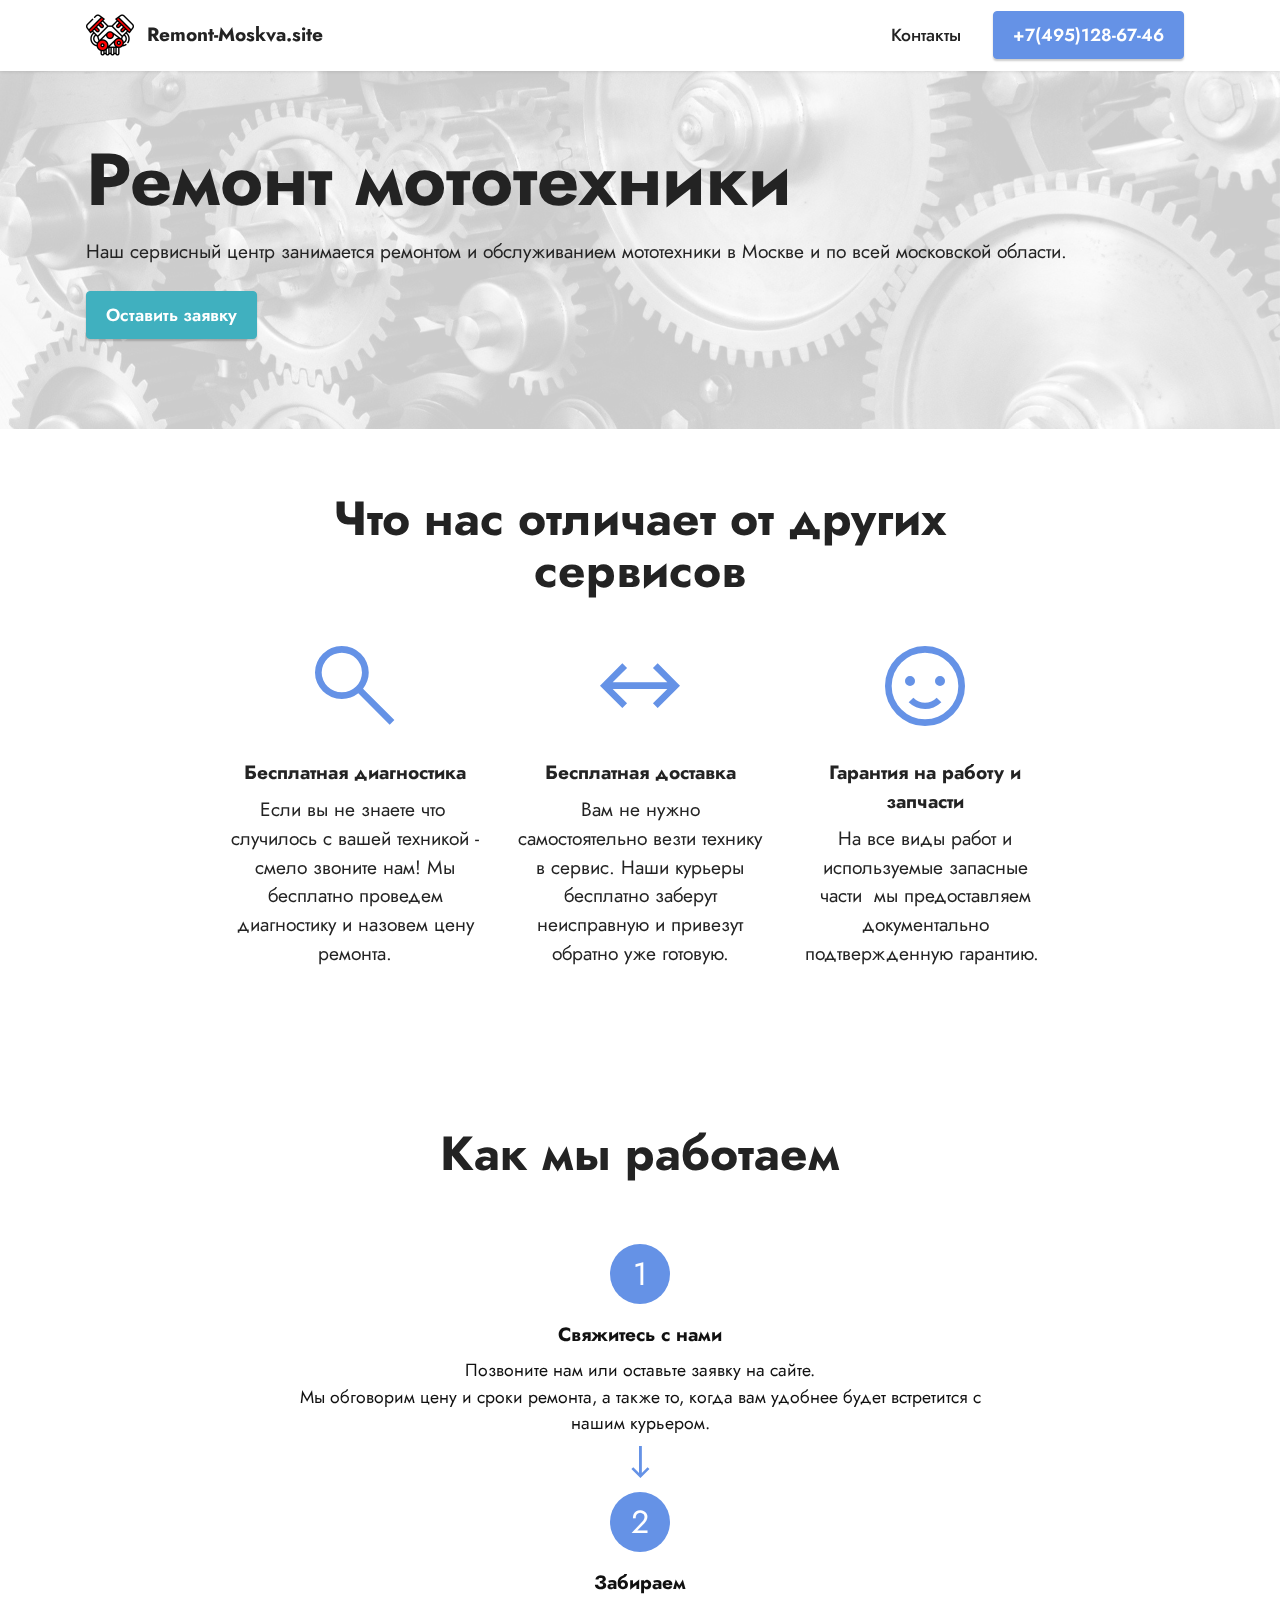
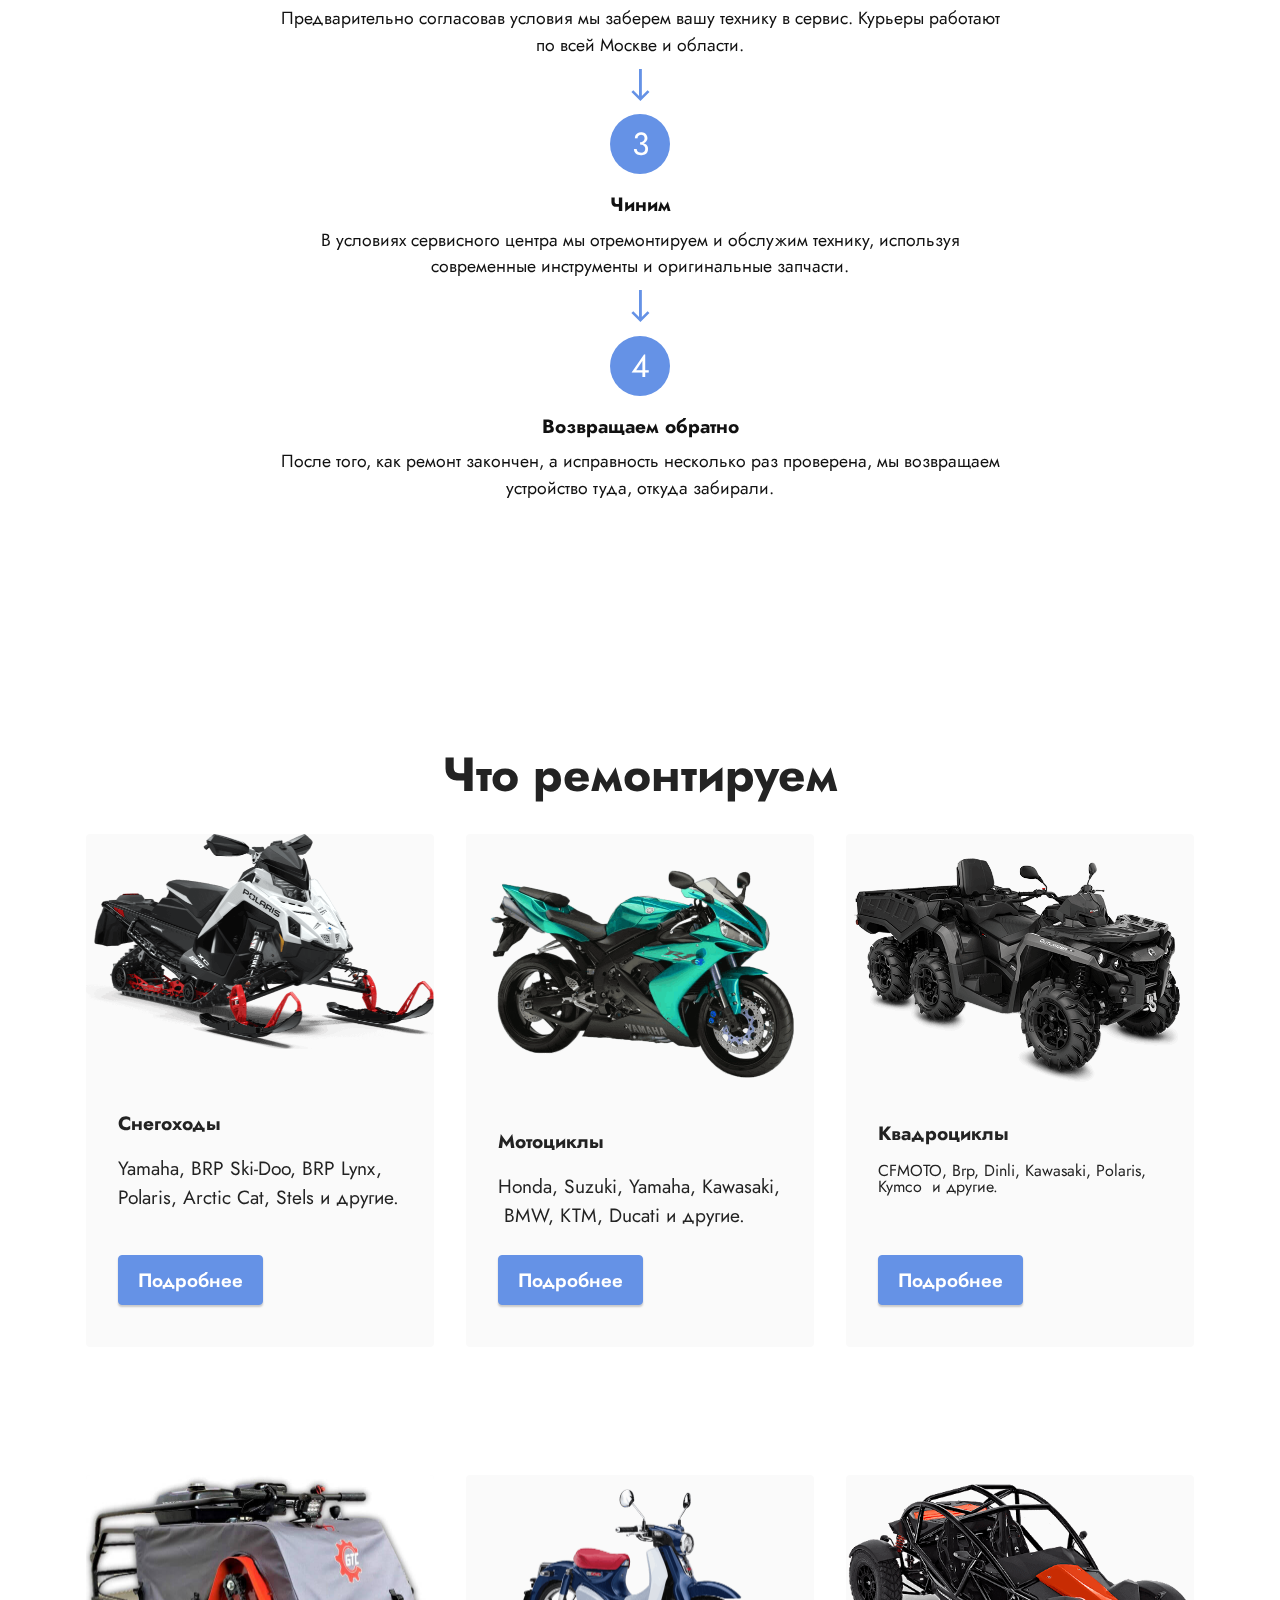
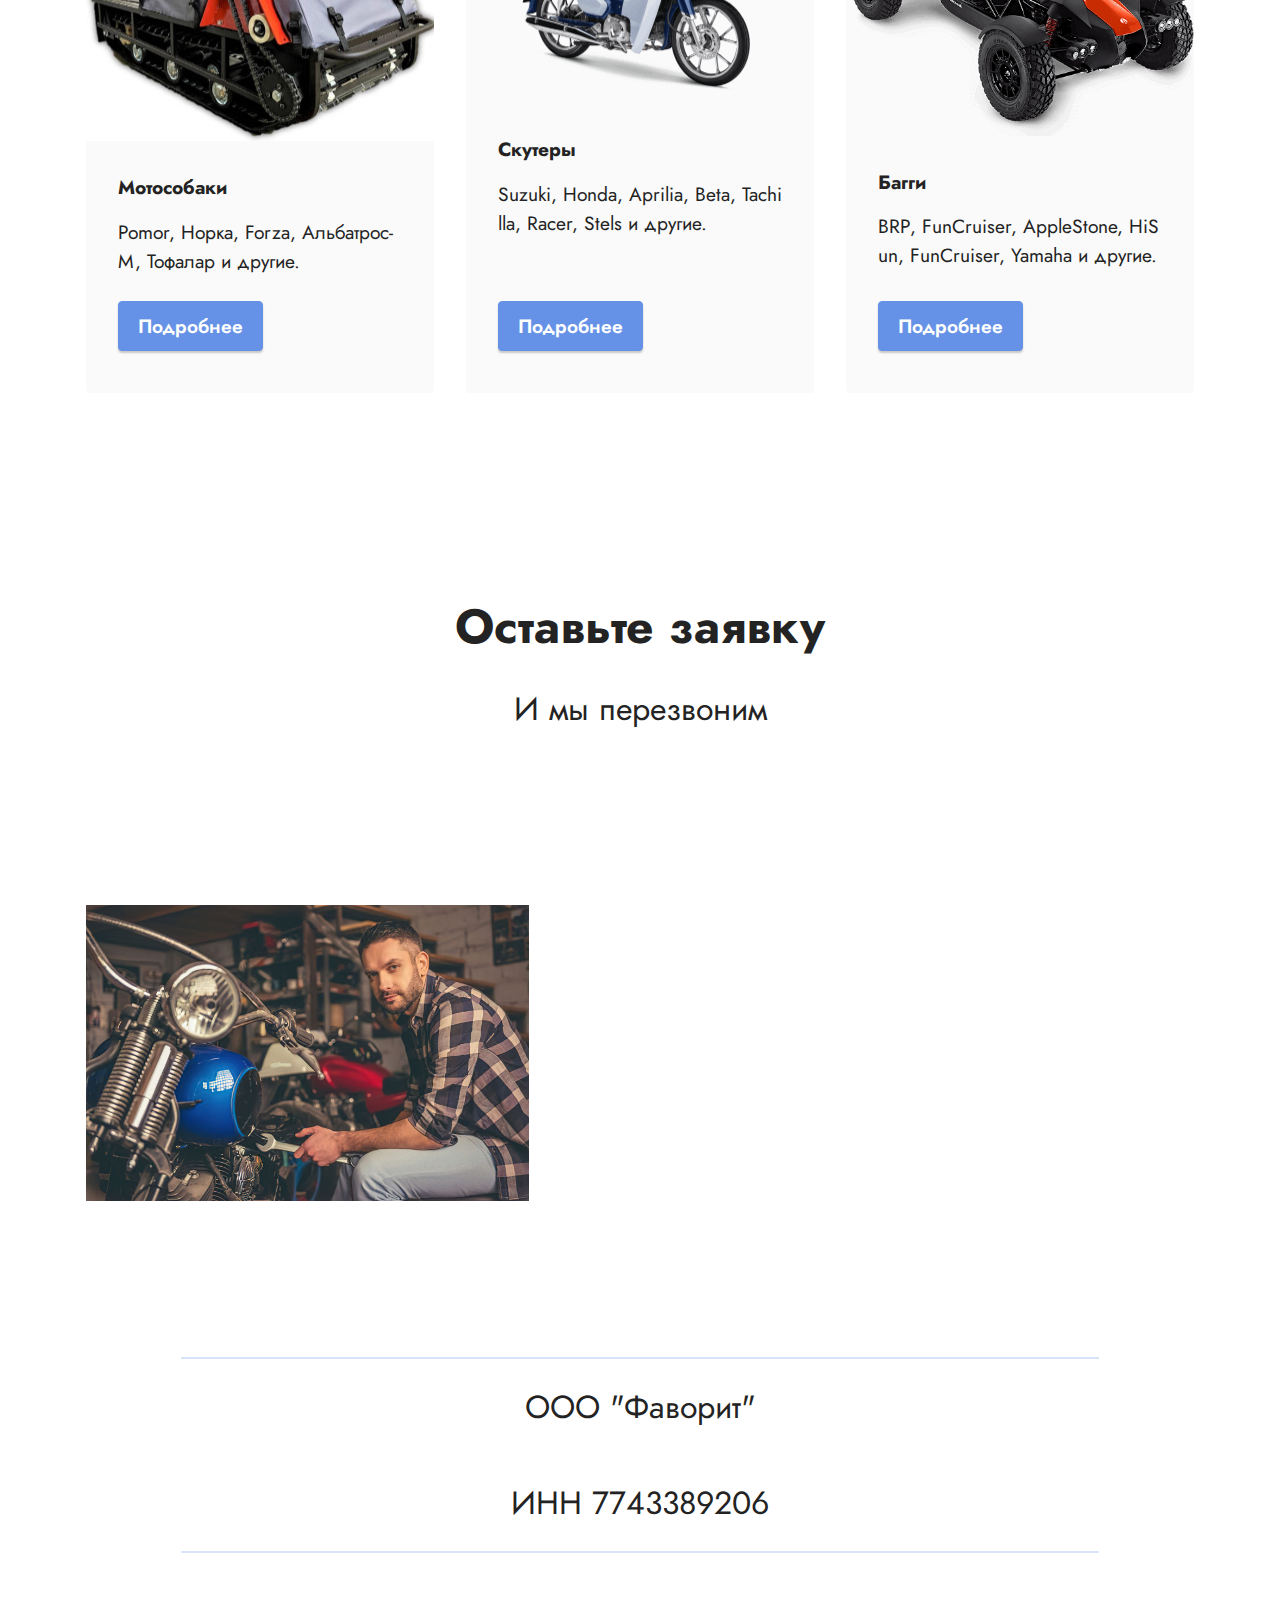
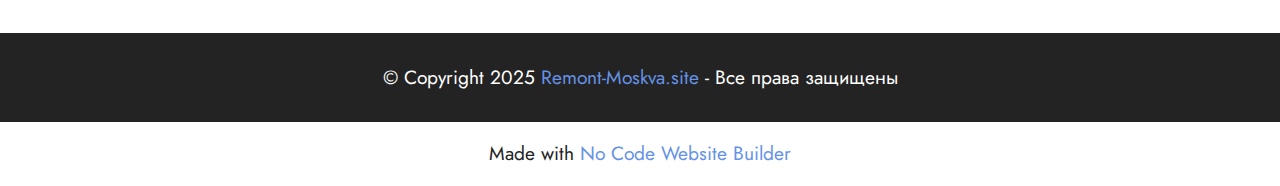
<file: index.html>
<!DOCTYPE html>
<html  >
<head>
  <!-- Site made with Mobirise Website Builder v5.7.8, https://mobirise.com -->
  <meta charset="UTF-8">
  <meta http-equiv="X-UA-Compatible" content="IE=edge">
  <meta name="generator" content="Mobirise v5.7.8, mobirise.com">
  <meta name="viewport" content="width=device-width, initial-scale=1, minimum-scale=1">
  <link rel="shortcut icon" href="assets/images/2061866-96x96.png" type="image/x-icon">
  <meta name="description" content="">
  
  
  <title>Ремонт мототехники в Москве и московской области</title>
  <link rel="stylesheet" href="assets/web/assets/mobirise-icons2/mobirise2.css">
  <link rel="stylesheet" href="assets/bootstrap/css/bootstrap.min.css">
  <link rel="stylesheet" href="assets/bootstrap/css/bootstrap-grid.min.css">
  <link rel="stylesheet" href="assets/bootstrap/css/bootstrap-reboot.min.css">
  <link rel="stylesheet" href="assets/parallax/jarallax.css">
  <link rel="stylesheet" href="assets/dropdown/css/style.css">
  <link rel="stylesheet" href="assets/socicon/css/styles.css">
  <link rel="stylesheet" href="assets/theme/css/style.css">
  <link rel="preload" href="https://fonts.googleapis.com/css?family=Jost:100,200,300,400,500,600,700,800,900,100i,200i,300i,400i,500i,600i,700i,800i,900i&display=swap" as="style" onload="this.onload=null;this.rel='stylesheet'">
  <noscript><link rel="stylesheet" href="https://fonts.googleapis.com/css?family=Jost:100,200,300,400,500,600,700,800,900,100i,200i,300i,400i,500i,600i,700i,800i,900i&display=swap"></noscript>
  <link rel="preload" as="style" href="assets/mobirise/css/mbr-additional.css"><link rel="stylesheet" href="assets/mobirise/css/mbr-additional.css" type="text/css">

  
  <!-- Yandex.Metrika counter -->
<script type="text/javascript" >
   (function(m,e,t,r,i,k,a){m[i]=m[i]||function(){(m[i].a=m[i].a||[]).push(arguments)};
   m[i].l=1*new Date();k=e.createElement(t),a=e.getElementsByTagName(t)[0],k.async=1,k.src=r,a.parentNode.insertBefore(k,a)})
   (window, document, "script", "https://mc.yandex.ru/metrika/tag.js", "ym");

   ym(85920995, "init", {
        clickmap:true,
        trackLinks:true,
        accurateTrackBounce:true,
        webvisor:true
   });
</script>
<noscript><div><img src="https://mc.yandex.ru/watch/85920995" style="position:absolute; left:-9999px;" alt="" /></div></noscript>
<!-- /Yandex.Metrika counter -->
  
</head>
<body>

<!-- Analytics -->
<script src="https://yastatic.net/s3/frontend/forms/_/embed.js"></script>
<!-- /Analytics -->


  
  <section data-bs-version="5.1" class="menu menu2 cid-sLQBxP24j8" once="menu" id="menu2-2d">
    
    <nav class="navbar navbar-dropdown navbar-fixed-top navbar-expand-lg">
        <div class="container">
            <div class="navbar-brand">
                <span class="navbar-logo">
                    <a href="index.html">
                        <img src="assets/images/2061866-96x96.png" alt="Mobirise" style="height: 3rem;">
                    </a>
                </span>
                <span class="navbar-caption-wrap"><a class="navbar-caption text-black text-primary display-7" href="index.html">Remont-Moskva.site</a></span>
            </div>
            <button class="navbar-toggler" type="button" data-toggle="collapse" data-bs-toggle="collapse" data-target="#navbarSupportedContent" data-bs-target="#navbarSupportedContent" aria-controls="navbarNavAltMarkup" aria-expanded="false" aria-label="Toggle navigation">
                <div class="hamburger">
                    <span></span>
                    <span></span>
                    <span></span>
                    <span></span>
                </div>
            </button>
            <div class="collapse navbar-collapse" id="navbarSupportedContent">
                <ul class="navbar-nav nav-dropdown" data-app-modern-menu="true"><li class="nav-item"><a class="nav-link link text-black text-primary display-4" href="kontakti.html">Контакты</a>
                    </li></ul>
                
                <div class="navbar-buttons mbr-section-btn"><a class="btn btn-primary display-4" href="tel:+7(495)128-67-46">+7(495)128-67-46</a></div>
            </div>
        </div>
    </nav>
</section>

<section data-bs-version="5.1" class="header2 cid-sLQz5QBKY2 mbr-parallax-background" id="header2-27">

    

    <div class="mbr-overlay" style="opacity: 0.8; background-color: rgb(255, 255, 255);"></div>

    <div class="container">
        <div class="row">
            <div class="col-12 col-lg-12">
                <h1 class="mbr-section-title mbr-fonts-style mb-3 display-1"><strong>Ремонт мототехники</strong></h1>
                
                <p class="mbr-text mbr-fonts-style display-7">Наш сервисный центр занимается ремонтом и обслуживанием мототехники в Москве и по всей московской области.<br></p>
                <div class="mbr-section-btn mt-3"><a class="btn btn-success display-4" href="index.html#image5-3q">Оставить заявку</a></div>
            </div>
        </div>
    </div>
</section>

<section data-bs-version="5.1" class="features1 cid-sLQAkuaBHm" id="features1-28">
    

    
    <div class="container">
        <div class="row">
            <div class="col-12 col-lg-9">
                <h3 class="mbr-section-title mbr-fonts-style align-center mb-0 display-2"><strong>Что нас отличает от других сервисов</strong></h3>
                
            </div>
        </div>
        <div class="row">
            <div class="card col-12 col-md-6 col-lg-3">
                <div class="card-wrapper">
                    <div class="card-box align-center">
                        <div class="iconfont-wrapper">
                            <span class="mbr-iconfont mobi-mbri-search mobi-mbri"></span>
                        </div>
                        <h5 class="card-title mbr-fonts-style display-7"><strong>Бесплатная диагностика</strong></h5>
                        <p class="card-text mbr-fonts-style display-7">Если вы не знаете что&nbsp; случилось с вашей техникой - смело звоните нам! Мы бесплатно проведем диагностику и назовем цену ремонта.</p>
                    </div>
                </div>
            </div>
            <div class="card col-12 col-md-6 col-lg-3">
                <div class="card-wrapper">
                    <div class="card-box align-center">
                        <div class="iconfont-wrapper">
                            <span class="mbr-iconfont mobi-mbri-left-right mobi-mbri"></span>
                        </div>
                        <h5 class="card-title mbr-fonts-style display-7"><strong>Бесплатная доставка</strong></h5>
                        <p class="card-text mbr-fonts-style display-7">Вам не нужно самостоятельно везти технику в сервис. Наши курьеры бесплатно заберут неисправную и привезут обратно уже готовую.</p>
                    </div>
                </div>
            </div>
            <div class="card col-12 col-md-6 col-lg-3">
                <div class="card-wrapper">
                    <div class="card-box align-center">
                        <div class="iconfont-wrapper">
                            <span class="mbr-iconfont mobi-mbri-smile-face mobi-mbri"></span>
                        </div>
                        <h5 class="card-title mbr-fonts-style display-7"><strong>Гарантия на работу и запчасти</strong></h5>
                        <p class="card-text mbr-fonts-style display-7">На все виды работ и используемые запасные части&nbsp; мы предоставляем документально подтвержденную гарантию.&nbsp;</p>
                    </div>
                </div>
            </div>
            
        </div>
    </div>
</section>

<section data-bs-version="5.1" class="features20 cid-sLR1qeYUly" id="features21-2e">

    
    
    <div class="container">
        <div class="row justify-content-center">
            <div class="col-md-12 col-lg-9">
                <div class="card-wrapper mb-4">
                    <div class="card-box align-center">
                        <h4 class="card-title mbr-fonts-style mb-4 display-2"><strong>Как мы работаем</strong></h4>
                        
                        
                    </div>
                </div>
            </div>
            <div class="col-12 col-md-8">
                <div class="item mbr-flex">
                    <div class="icon-wrap w-100">
                        <div class="icon-box">
                            <span class="step-number mbr-fonts-style display-5">1</span>
                        </div>
                    </div>
                    <div class="text-box">
                        <h4 class="icon-title card-title mbr-black mbr-fonts-style display-7"><strong>Свяжитесь с нами</strong></h4>
                        <h5 class="icon-text mbr-black mbr-fonts-style display-4">Позвоните нам или оставьте заявку на сайте.
<div>Мы обговорим цену и сроки ремонта, а также то, когда вам удобнее будет встретится с нашим курьером.</div></h5>
                    </div>
                </div>
                <div class="item mbr-flex">
                    <div class="icon-wrap w-100">
                        <div class="icon-box">
                            <span class="step-number mbr-fonts-style display-5">2</span>
                        </div>
                    </div>
                    <div class="text-box">
                        <h4 class="icon-title card-title mbr-black mbr-fonts-style display-7">
                            <strong>Забираем</strong>
                        </h4>
                        <h5 class="icon-text mbr-black mbr-fonts-style display-4">Предварительно согласовав условия мы заберем вашу технику в сервис. Курьеры работают по  всей Москве и области.</h5>
                    </div>
                </div>
                <div class="item mbr-flex">
                    <div class="icon-wrap w-100">
                        <div class="icon-box">
                            <span class="step-number mbr-fonts-style display-5">3</span>
                        </div>
                    </div>
                    <div class="text-box">
                        <h4 class="icon-title card-title mbr-black mbr-fonts-style display-7">
                            <strong>Чиним</strong>
                        </h4>
                        <h5 class="icon-text mbr-black mbr-fonts-style display-4">В условиях сервисного центра мы отремонтируем и обслужим технику, используя современные инструменты и оригинальные запчасти.</h5>
                    </div>
                </div>
                <div class="item mbr-flex last">
                    <div class="icon-wrap w-100">
                        <div class="icon-box">
                            <span class="step-number mbr-fonts-style display-5">4</span>
                        </div>
                    </div>
                    <div class="text-box">
                        <h4 class="icon-title card-title mbr-black mbr-fonts-style display-7"><strong>Возвращаем обратно</strong></h4>
                        <h5 class="icon-text mbr-black mbr-fonts-style display-4">После того, как ремонт закончен, а исправность  несколько раз проверена, мы возвращаем устройство туда, откуда забирали.</h5>
                    </div>
                </div>
                
                
                
                
                
                
            </div>
        </div>
    </div>
</section>

<section data-bs-version="5.1" class="features3 cid-sLQAq6hr2z" id="features3-2a">
    
    
    <div class="container">
        <div class="mbr-section-head">
            <h4 class="mbr-section-title mbr-fonts-style align-center mb-0 display-2">
                <strong>Что ремонтируем</strong></h4>
            
        </div>
        <div class="row mt-4">
            
            <div class="item features-image сol-12 col-md-6 col-lg-4 active">
                <div class="item-wrapper">
                    <div class="item-img">
                        <a href="snegohod.html"><img src="assets/images/850-matryx-indy-xc-137-sc-select-intl-2-696x426.png" data-slide-to="0" data-bs-slide-to="0" alt=""></a>
                    </div>
                    <div class="item-content">
                        <h5 class="item-title mbr-fonts-style display-7"><strong><br></strong><strong>Снегоходы</strong></h5>
                        
                        <p class="mbr-text mbr-fonts-style mt-3 display-7">Yamaha,&nbsp;BRP Ski-Doo,&nbsp;BRP Lynx, Polaris,&nbsp;Arctic Cat,&nbsp;Stels и другие.<br></p>
                    </div>
                    <div class="mbr-section-btn item-footer mt-2"><a href="snegohod.html" class="btn btn-primary item-btn display-7" target="_blank">Подробнее</a></div>
                </div>
            </div><div class="item features-image сol-12 col-md-6 col-lg-4">
                <div class="item-wrapper">
                    <div class="item-img">
                        <a href="moto.html"><img src="assets/images/motorcycle-png3133-696x522.png" data-slide-to="1" data-bs-slide-to="1" alt=""></a>
                    </div>
                    <div class="item-content">
                        <h5 class="item-title mbr-fonts-style display-7"><strong>Мотоциклы</strong></h5>
                        
                        <p class="mbr-text mbr-fonts-style mt-3 display-7">Honda,&nbsp;Suzuki,&nbsp;Yamaha,&nbsp;Kawasaki,&nbsp;BMW,&nbsp;KTM,&nbsp;Ducati&nbsp;и другие.<br></p>
                    </div>
                    <div class="mbr-section-btn item-footer mt-2"><a href="moto.html" class="btn btn-primary item-btn display-7" target="_blank">Подробнее</a></div>
                </div>
            </div>
            <div class="item features-image сol-12 col-md-6 col-lg-4">
                <div class="item-wrapper">
                    <div class="item-img">
                        <a href="kwadro.html"><img src="assets/images/3649.970-661x480.png" data-slide-to="1" data-bs-slide-to="1" alt=""></a>
                    </div>
                    <div class="item-content">
                        <h5 class="item-title mbr-fonts-style display-7"><strong>Квадроциклы</strong></h5>
                        
                        <p class="mbr-text mbr-fonts-style mt-3 display-7"></p><p>CFMOTO, Brp, Dinli,&nbsp;Kawasaki,&nbsp;Polaris, Kymco&nbsp; и другие.</p><p></p>
                    </div>
                    <div class="mbr-section-btn item-footer mt-2"><a href="kwadro.html" class="btn btn-primary item-btn display-7" target="_blank">Подробнее</a></div>
                </div>
            </div>
        </div>
    </div>
</section>

<section data-bs-version="5.1" class="features3 cid-sLQAr3OLPI" id="features3-2b">
    
    
    <div class="container">
        
        <div class="row mt-4">
            <div class="item features-image сol-12 col-md-6 col-lg-4">
                <div class="item-wrapper">
                    <div class="item-img">
                        <a href="sobaka.html"><img src="assets/images/brat-696x533.jpg" alt=""></a>
                    </div>
                    <div class="item-content">
                        <h5 class="item-title mbr-fonts-style display-7"><strong>Мотособаки</strong></h5>
                        
                        <p class="mbr-text mbr-fonts-style mt-3 display-7">Pomor,&nbsp;Норка,&nbsp;Forza, Альбатрос-М,&nbsp;Тофалар и другие.<br></p>
                    </div>
                    <div class="mbr-section-btn item-footer mt-2"><a href="sobaka.html" class="btn btn-primary item-btn display-7" target="_blank">Подробнее</a></div>
                </div>
            </div>
            <div class="item features-image сol-12 col-md-6 col-lg-4">
                <div class="item-wrapper">
                    <div class="item-img">
                        <a href="skuter.html"><img src="assets/images/cub3-696x457.png" alt=""></a>
                    </div>
                    <div class="item-content">
                        <h5 class="item-title mbr-fonts-style display-7"><strong>Скутеры</strong></h5>
                        
                        <p class="mbr-text mbr-fonts-style mt-3 display-7">Suzuki,&nbsp;Honda,&nbsp;Aprilia,&nbsp;Beta,&nbsp;Tachilla,&nbsp;Racer, Stels&nbsp;и другие.</p>
                    </div>
                    <div class="mbr-section-btn item-footer mt-2"><a href="skuter.html" class="btn btn-primary item-btn display-7" target="_blank">Подробнее</a></div>
                </div>
            </div>
            <div class="item features-image сol-12 col-md-6 col-lg-4">
                <div class="item-wrapper">
                    <div class="item-img">
                        <a href="baggi.html"><img src="assets/images/unnamed-512x384.png" alt=""></a>
                    </div>
                    <div class="item-content">
                        <h5 class="item-title mbr-fonts-style display-7"><strong>Багги</strong></h5>
                        
                        <p class="mbr-text mbr-fonts-style mt-3 display-7">BRP,&nbsp;FunCruiser,&nbsp;AppleStone,&nbsp;HiSun,&nbsp;FunCruiser,&nbsp;Yamaha&nbsp;и другие.<br></p>
                    </div>
                    <div class="mbr-section-btn item-footer mt-2"><a href="baggi.html" class="btn btn-primary item-btn display-7" target="_blank">Подробнее</a></div>
                </div>
            </div>
        </div>
    </div>
</section>

<section data-bs-version="5.1" class="content4 cid-tzh8DaYepY" id="content4-3r">
    

    
    
    <div class="container">
        <div class="row justify-content-center">
            <div class="title col-md-12 col-lg-10">
                <h3 class="mbr-section-title mbr-fonts-style align-center mb-4 display-2"><strong>Оставьте заявку</strong></h3>
                <h4 class="mbr-section-subtitle align-center mbr-fonts-style mb-4 display-5">И мы перезвоним</h4>
                
            </div>
        </div>
    </div>
</section>

<section data-bs-version="5.1" class="image5 cid-tzh51fmVtv" id="image5-3q">
    
    
    
    <div class="container">
        <div class="row">
            <div class="col-12 col-md-12">
                <div class="row">
                    <div class="col-12 col-lg-5">
                        <div class="img-item mb-3">
                            <img src="assets/images/motorcycle-mechanic-or-tech-700x467-standard-scale-4-00x-gigapixel-815x544.jpg" alt="Mobirise Website Builder">
                            
                        </div>
                    </div>
                    <div class="col-12 col-lg">
                        <div class="img-item mb-3">
                            <iframe src="https://forms.yandex.ru/u/6419eebb73cee704e9f37db8/?iframe=1" frameborder="0" name="ya-form-6419eebb73cee704e9f37db8" width="650"></iframe>
                            
                        </div>
                    </div>
                </div>
            </div>
        </div>
    </div>
</section>

<section data-bs-version="5.1" class="content6 cid-tC5Pr7238c" id="content6-47">
    
    <div class="container">
        <div class="row justify-content-center">
            <div class="col-md-12 col-lg-10">
                <hr class="line">
                <p class="mbr-text align-center mbr-fonts-style my-4 display-5">ООО "Фаворит"<br><br>ИНН 7743389206<br></p>
                <hr class="line">
            </div>
        </div>
    </div>
</section>

<section data-bs-version="5.1" class="footer7 cid-sLQyhUTQt0" once="footers" id="footer7-25">

    

    

    <div class="container">
        <div class="media-container-row align-center mbr-white">
            <div class="col-12">
                <p class="mbr-text mb-0 mbr-fonts-style display-7">
                    © Copyright 2025 <a href="index.html" class="text-primary">Remont-Moskva.site</a>  - Все права защищены</p>
            </div>
        </div>
    </div>
</section><section class="display-7" style="padding: 0;align-items: center;justify-content: center;flex-wrap: wrap;    align-content: center;display: flex;position: relative;height: 4rem;"><a href="https://mobiri.se/2500632" style="flex: 1 1;height: 4rem;position: absolute;width: 100%;z-index: 1;"><img alt="" style="height: 4rem;" src="[data-uri]"></a><p style="margin: 0;text-align: center;" class="display-7">Made with &#8204;</p><a style="z-index:1" href="https://mobirise.com/builder/no-code-website-builder.html">No Code Website Builder</a></section><script src="assets/bootstrap/js/bootstrap.bundle.min.js"></script>  <script src="assets/parallax/jarallax.js"></script>  <script src="assets/smoothscroll/smooth-scroll.js"></script>  <script src="assets/ytplayer/index.js"></script>  <script src="assets/dropdown/js/navbar-dropdown.js"></script>  <script src="assets/theme/js/script.js"></script>  
  
  
</body>
</html>
</file>
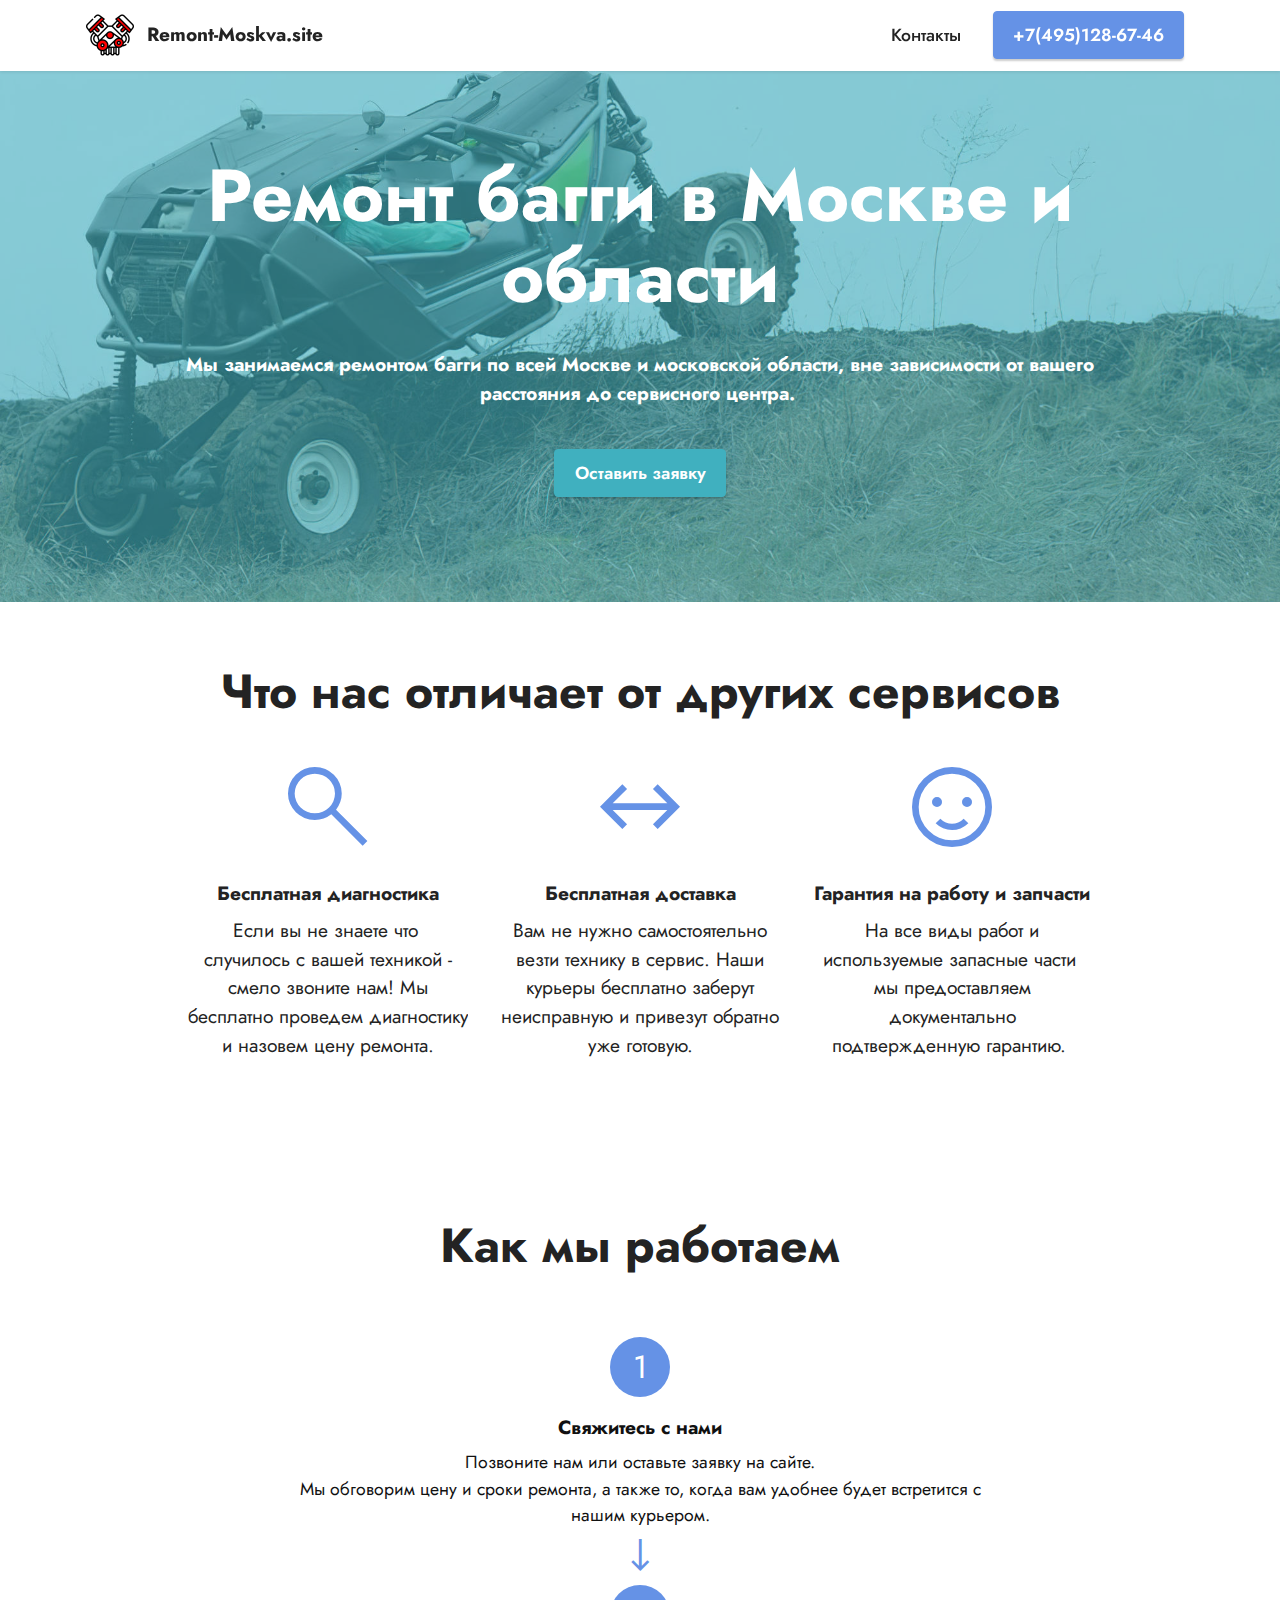
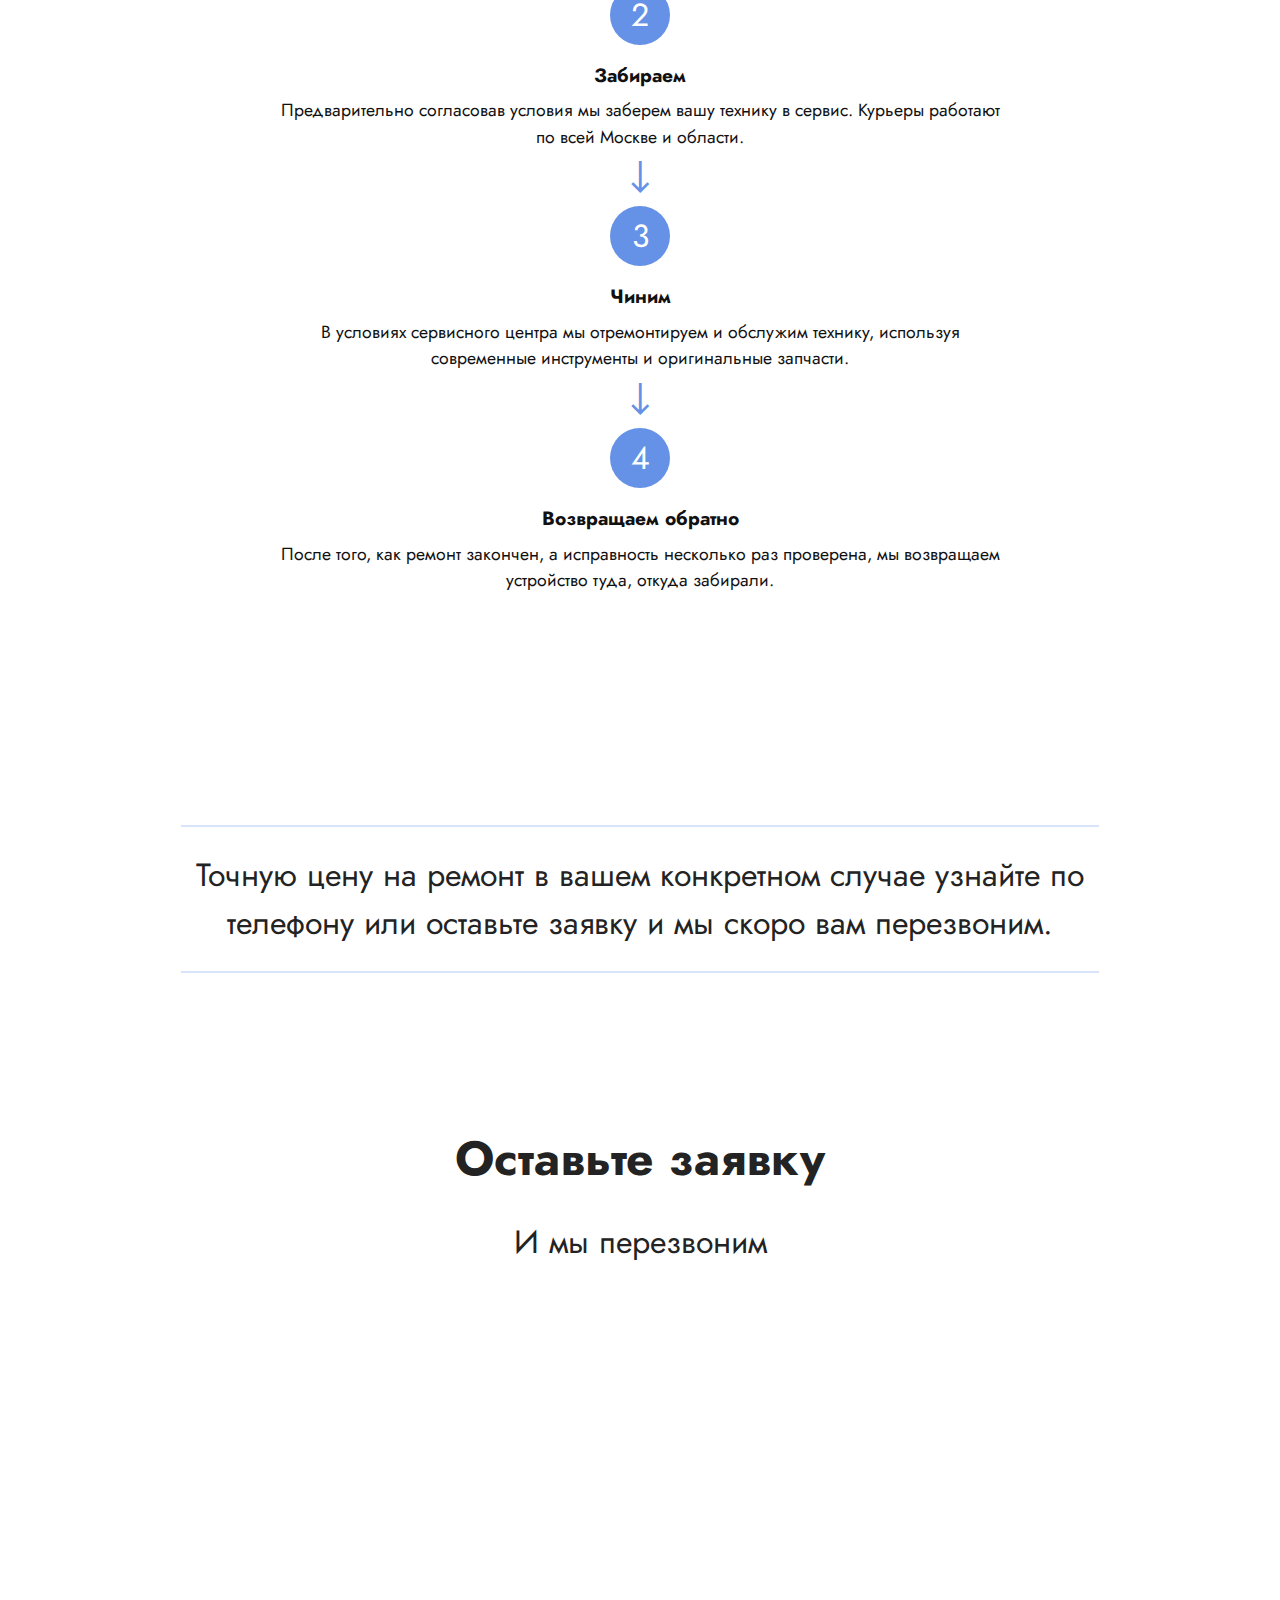
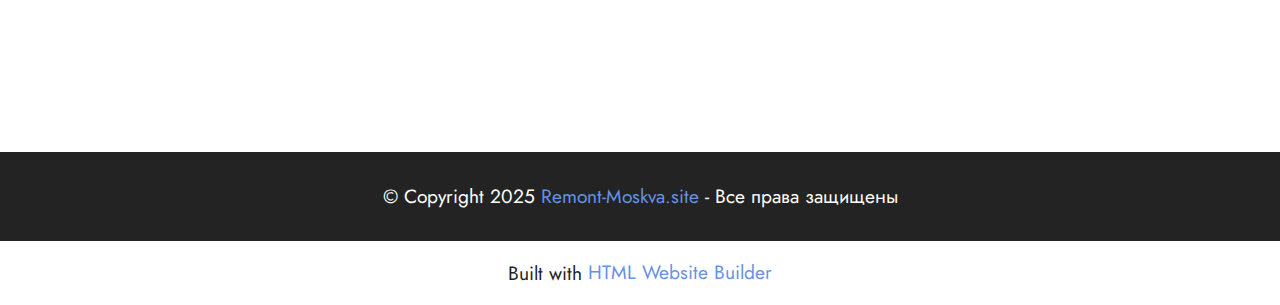
<file: baggi.html>
<!DOCTYPE html>
<html  >
<head>
  <!-- Site made with Mobirise Website Builder v5.7.8, https://mobirise.com -->
  <meta charset="UTF-8">
  <meta http-equiv="X-UA-Compatible" content="IE=edge">
  <meta name="generator" content="Mobirise v5.7.8, mobirise.com">
  <meta name="viewport" content="width=device-width, initial-scale=1, minimum-scale=1">
  <link rel="shortcut icon" href="assets/images/2061866-96x96.png" type="image/x-icon">
  <meta name="description" content="">
  
  
  <title>Ремонт баги в Москве и области</title>
  <link rel="stylesheet" href="assets/web/assets/mobirise-icons2/mobirise2.css">
  <link rel="stylesheet" href="assets/bootstrap/css/bootstrap.min.css">
  <link rel="stylesheet" href="assets/bootstrap/css/bootstrap-grid.min.css">
  <link rel="stylesheet" href="assets/bootstrap/css/bootstrap-reboot.min.css">
  <link rel="stylesheet" href="assets/dropdown/css/style.css">
  <link rel="stylesheet" href="assets/socicon/css/styles.css">
  <link rel="stylesheet" href="assets/theme/css/style.css">
  <link rel="preload" href="https://fonts.googleapis.com/css?family=Jost:100,200,300,400,500,600,700,800,900,100i,200i,300i,400i,500i,600i,700i,800i,900i&display=swap" as="style" onload="this.onload=null;this.rel='stylesheet'">
  <noscript><link rel="stylesheet" href="https://fonts.googleapis.com/css?family=Jost:100,200,300,400,500,600,700,800,900,100i,200i,300i,400i,500i,600i,700i,800i,900i&display=swap"></noscript>
  <link rel="preload" as="style" href="assets/mobirise/css/mbr-additional.css"><link rel="stylesheet" href="assets/mobirise/css/mbr-additional.css" type="text/css">

  
  <!-- Yandex.Metrika counter -->
<script type="text/javascript" >
   (function(m,e,t,r,i,k,a){m[i]=m[i]||function(){(m[i].a=m[i].a||[]).push(arguments)};
   m[i].l=1*new Date();k=e.createElement(t),a=e.getElementsByTagName(t)[0],k.async=1,k.src=r,a.parentNode.insertBefore(k,a)})
   (window, document, "script", "https://mc.yandex.ru/metrika/tag.js", "ym");

   ym(85920995, "init", {
        clickmap:true,
        trackLinks:true,
        accurateTrackBounce:true,
        webvisor:true
   });
</script>
<noscript><div><img src="https://mc.yandex.ru/watch/85920995" style="position:absolute; left:-9999px;" alt="" /></div></noscript>
<!-- /Yandex.Metrika counter -->
  
</head>
<body>

<!-- Analytics -->
<script src="https://yastatic.net/s3/frontend/forms/_/embed.js"></script>
<!-- /Analytics -->


  
  <section data-bs-version="5.1" class="menu menu2 cid-sLQBxP24j8" once="menu" id="menu2-2d">
    
    <nav class="navbar navbar-dropdown navbar-fixed-top navbar-expand-lg">
        <div class="container">
            <div class="navbar-brand">
                <span class="navbar-logo">
                    <a href="index.html">
                        <img src="assets/images/2061866-96x96.png" alt="Mobirise" style="height: 3rem;">
                    </a>
                </span>
                <span class="navbar-caption-wrap"><a class="navbar-caption text-black text-primary display-7" href="index.html">Remont-Moskva.site</a></span>
            </div>
            <button class="navbar-toggler" type="button" data-toggle="collapse" data-bs-toggle="collapse" data-target="#navbarSupportedContent" data-bs-target="#navbarSupportedContent" aria-controls="navbarNavAltMarkup" aria-expanded="false" aria-label="Toggle navigation">
                <div class="hamburger">
                    <span></span>
                    <span></span>
                    <span></span>
                    <span></span>
                </div>
            </button>
            <div class="collapse navbar-collapse" id="navbarSupportedContent">
                <ul class="navbar-nav nav-dropdown" data-app-modern-menu="true"><li class="nav-item"><a class="nav-link link text-black text-primary display-4" href="kontakti.html">Контакты</a>
                    </li></ul>
                
                <div class="navbar-buttons mbr-section-btn"><a class="btn btn-primary display-4" href="tel:+7(495)128-67-46">+7(495)128-67-46</a></div>
            </div>
        </div>
    </nav>
</section>

<section data-bs-version="5.1" class="info3 cid-sLzrhsURv0" id="info3-1c">

    

    <div class="mbr-overlay" style="opacity: 0.6; background-color: rgb(64, 176, 191);">
    </div>

    <div class="container">
        <div class="row justify-content-center">
            <div class="card col-12 col-lg-10">
                <div class="card-wrapper">
                    <div class="card-box align-center">
                        <h4 class="card-title mbr-fonts-style align-center mb-4 display-1">
                            <strong>Ремонт багги в Москве и области</strong></h4>
                        <p class="mbr-text mbr-fonts-style mb-4 display-7"><strong>
                            Мы занимаемся ремонтом багги по всей Москве и московской области, вне зависимости от вашего расстояния до сервисного центра.&nbsp;</strong></p>
                        <div class="mbr-section-btn mt-3"><a class="btn btn-success display-4" href="baggi.html#header9-46">Оставить заявку</a></div>
                    </div>
                </div>
            </div>
        </div>
    </div>
</section>

<section data-bs-version="5.1" class="features1 cid-sLRnkG1Yd8" id="features1-2j">
    

    
    <div class="container-fluid">
        <div class="row">
            <div class="col-12 col-lg-9">
                <h3 class="mbr-section-title mbr-fonts-style align-center mb-0 display-2"><strong>Что нас отличает от других сервисов</strong></h3>
                
            </div>
        </div>
        <div class="row">
            <div class="card col-12 col-md-6 col-lg-3">
                <div class="card-wrapper">
                    <div class="card-box align-center">
                        <div class="iconfont-wrapper">
                            <span class="mbr-iconfont mobi-mbri-search mobi-mbri"></span>
                        </div>
                        <h5 class="card-title mbr-fonts-style display-7"><strong>Бесплатная диагностика</strong></h5>
                        <p class="card-text mbr-fonts-style display-7">Если вы не знаете что&nbsp; случилось с вашей техникой - смело звоните нам! Мы бесплатно проведем диагностику и назовем цену ремонта.</p>
                    </div>
                </div>
            </div>
            <div class="card col-12 col-md-6 col-lg-3">
                <div class="card-wrapper">
                    <div class="card-box align-center">
                        <div class="iconfont-wrapper">
                            <span class="mbr-iconfont mobi-mbri-left-right mobi-mbri"></span>
                        </div>
                        <h5 class="card-title mbr-fonts-style display-7"><strong>Бесплатная доставка</strong></h5>
                        <p class="card-text mbr-fonts-style display-7">Вам не нужно самостоятельно везти технику в сервис. Наши курьеры бесплатно заберут неисправную и привезут обратно уже готовую.</p>
                    </div>
                </div>
            </div>
            <div class="card col-12 col-md-6 col-lg-3">
                <div class="card-wrapper">
                    <div class="card-box align-center">
                        <div class="iconfont-wrapper">
                            <span class="mbr-iconfont mobi-mbri-smile-face mobi-mbri"></span>
                        </div>
                        <h5 class="card-title mbr-fonts-style display-7"><strong>Гарантия на работу и запчасти</strong></h5>
                        <p class="card-text mbr-fonts-style display-7">На все виды работ и используемые запасные части&nbsp; мы предоставляем документально подтвержденную гарантию.&nbsp;</p>
                    </div>
                </div>
            </div>
            
        </div>
    </div>
</section>

<section data-bs-version="5.1" class="features20 cid-sLRkaXZdJ2" id="features21-2g">

    
    
    <div class="container">
        <div class="row justify-content-center">
            <div class="col-md-12 col-lg-9">
                <div class="card-wrapper mb-4">
                    <div class="card-box align-center">
                        <h4 class="card-title mbr-fonts-style mb-4 display-2"><strong>Как мы работаем</strong></h4>
                        
                        
                    </div>
                </div>
            </div>
            <div class="col-12 col-md-8">
                <div class="item mbr-flex">
                    <div class="icon-wrap w-100">
                        <div class="icon-box">
                            <span class="step-number mbr-fonts-style display-5">1</span>
                        </div>
                    </div>
                    <div class="text-box">
                        <h4 class="icon-title card-title mbr-black mbr-fonts-style display-7"><strong>Свяжитесь с нами</strong></h4>
                        <h5 class="icon-text mbr-black mbr-fonts-style display-4">Позвоните нам или оставьте заявку на сайте.
<div>Мы обговорим цену и сроки ремонта, а также то, когда вам удобнее будет встретится с нашим курьером.</div></h5>
                    </div>
                </div>
                <div class="item mbr-flex">
                    <div class="icon-wrap w-100">
                        <div class="icon-box">
                            <span class="step-number mbr-fonts-style display-5">2</span>
                        </div>
                    </div>
                    <div class="text-box">
                        <h4 class="icon-title card-title mbr-black mbr-fonts-style display-7">
                            <strong>Забираем</strong>
                        </h4>
                        <h5 class="icon-text mbr-black mbr-fonts-style display-4">Предварительно согласовав условия мы заберем вашу технику в сервис. Курьеры работают по  всей Москве и области.</h5>
                    </div>
                </div>
                <div class="item mbr-flex">
                    <div class="icon-wrap w-100">
                        <div class="icon-box">
                            <span class="step-number mbr-fonts-style display-5">3</span>
                        </div>
                    </div>
                    <div class="text-box">
                        <h4 class="icon-title card-title mbr-black mbr-fonts-style display-7">
                            <strong>Чиним</strong>
                        </h4>
                        <h5 class="icon-text mbr-black mbr-fonts-style display-4">В условиях сервисного центра мы отремонтируем и обслужим технику, используя современные инструменты и оригинальные запчасти.</h5>
                    </div>
                </div>
                <div class="item mbr-flex last">
                    <div class="icon-wrap w-100">
                        <div class="icon-box">
                            <span class="step-number mbr-fonts-style display-5">4</span>
                        </div>
                    </div>
                    <div class="text-box">
                        <h4 class="icon-title card-title mbr-black mbr-fonts-style display-7"><strong>Возвращаем обратно</strong></h4>
                        <h5 class="icon-text mbr-black mbr-fonts-style display-4">После того, как ремонт закончен, а исправность  несколько раз проверена, мы возвращаем устройство туда, откуда забирали.</h5>
                    </div>
                </div>
                
                
                
                
                
                
            </div>
        </div>
    </div>
</section>

<section data-bs-version="5.1" class="content6 cid-sLRoif3z7E" id="content6-2k">
    
    <div class="container">
        <div class="row justify-content-center">
            <div class="col-md-12 col-lg-10">
                <hr class="line">
                <p class="mbr-text align-center mbr-fonts-style my-4 display-5">Точную цену на ремонт в вашем конкретном случае узнайте по телефону или оставьте заявку и мы скоро вам перезвоним.</p>
                <hr class="line">
            </div>
        </div>
    </div>
</section>

<section data-bs-version="5.1" class="content4 cid-tzhh2JP35Y" id="content4-45">
    

    
    
    <div class="container">
        <div class="row justify-content-center">
            <div class="title col-md-12 col-lg-10">
                <h3 class="mbr-section-title mbr-fonts-style align-center mb-4 display-2"><strong>Оставьте заявку</strong></h3>
                <h4 class="mbr-section-subtitle align-center mbr-fonts-style mb-4 display-5">И мы перезвоним</h4>
                
            </div>
        </div>
    </div>
</section>

<section data-bs-version="5.1" class="header9 cid-tzhh3qhfZz" id="header9-46">

    

    
    

    <div class="text-center container">
        <div class="row justify-content-center">
            <div class="col-md-12 col-lg-9">
                <div class="image-wrap mb-4">
                    <iframe src="https://forms.yandex.ru/u/6419eebb73cee704e9f37db8/?iframe=1" frameborder="0" name="ya-form-6419eebb73cee704e9f37db8" width="650"></iframe>
                </div>
                
                
                
            </div>
        </div>
    </div>
</section>

<section data-bs-version="5.1" class="footer7 cid-sLQyhUTQt0" once="footers" id="footer7-25">

    

    

    <div class="container">
        <div class="media-container-row align-center mbr-white">
            <div class="col-12">
                <p class="mbr-text mb-0 mbr-fonts-style display-7">
                    © Copyright 2025 <a href="index.html" class="text-primary">Remont-Moskva.site</a>  - Все права защищены</p>
            </div>
        </div>
    </div>
</section><section class="display-7" style="padding: 0;align-items: center;justify-content: center;flex-wrap: wrap;    align-content: center;display: flex;position: relative;height: 4rem;"><a href="https://mobiri.se/2500632" style="flex: 1 1;height: 4rem;position: absolute;width: 100%;z-index: 1;"><img alt="" style="height: 4rem;" src="[data-uri]"></a><p style="margin: 0;text-align: center;" class="display-7">Built with &#8204;</p><a style="z-index:1" href="https://mobirise.com/html-builder.html">HTML Website Builder</a></section><script src="assets/bootstrap/js/bootstrap.bundle.min.js"></script>  <script src="assets/smoothscroll/smooth-scroll.js"></script>  <script src="assets/ytplayer/index.js"></script>  <script src="assets/dropdown/js/navbar-dropdown.js"></script>  <script src="assets/theme/js/script.js"></script>  
  
  
</body>
</html>
</file>
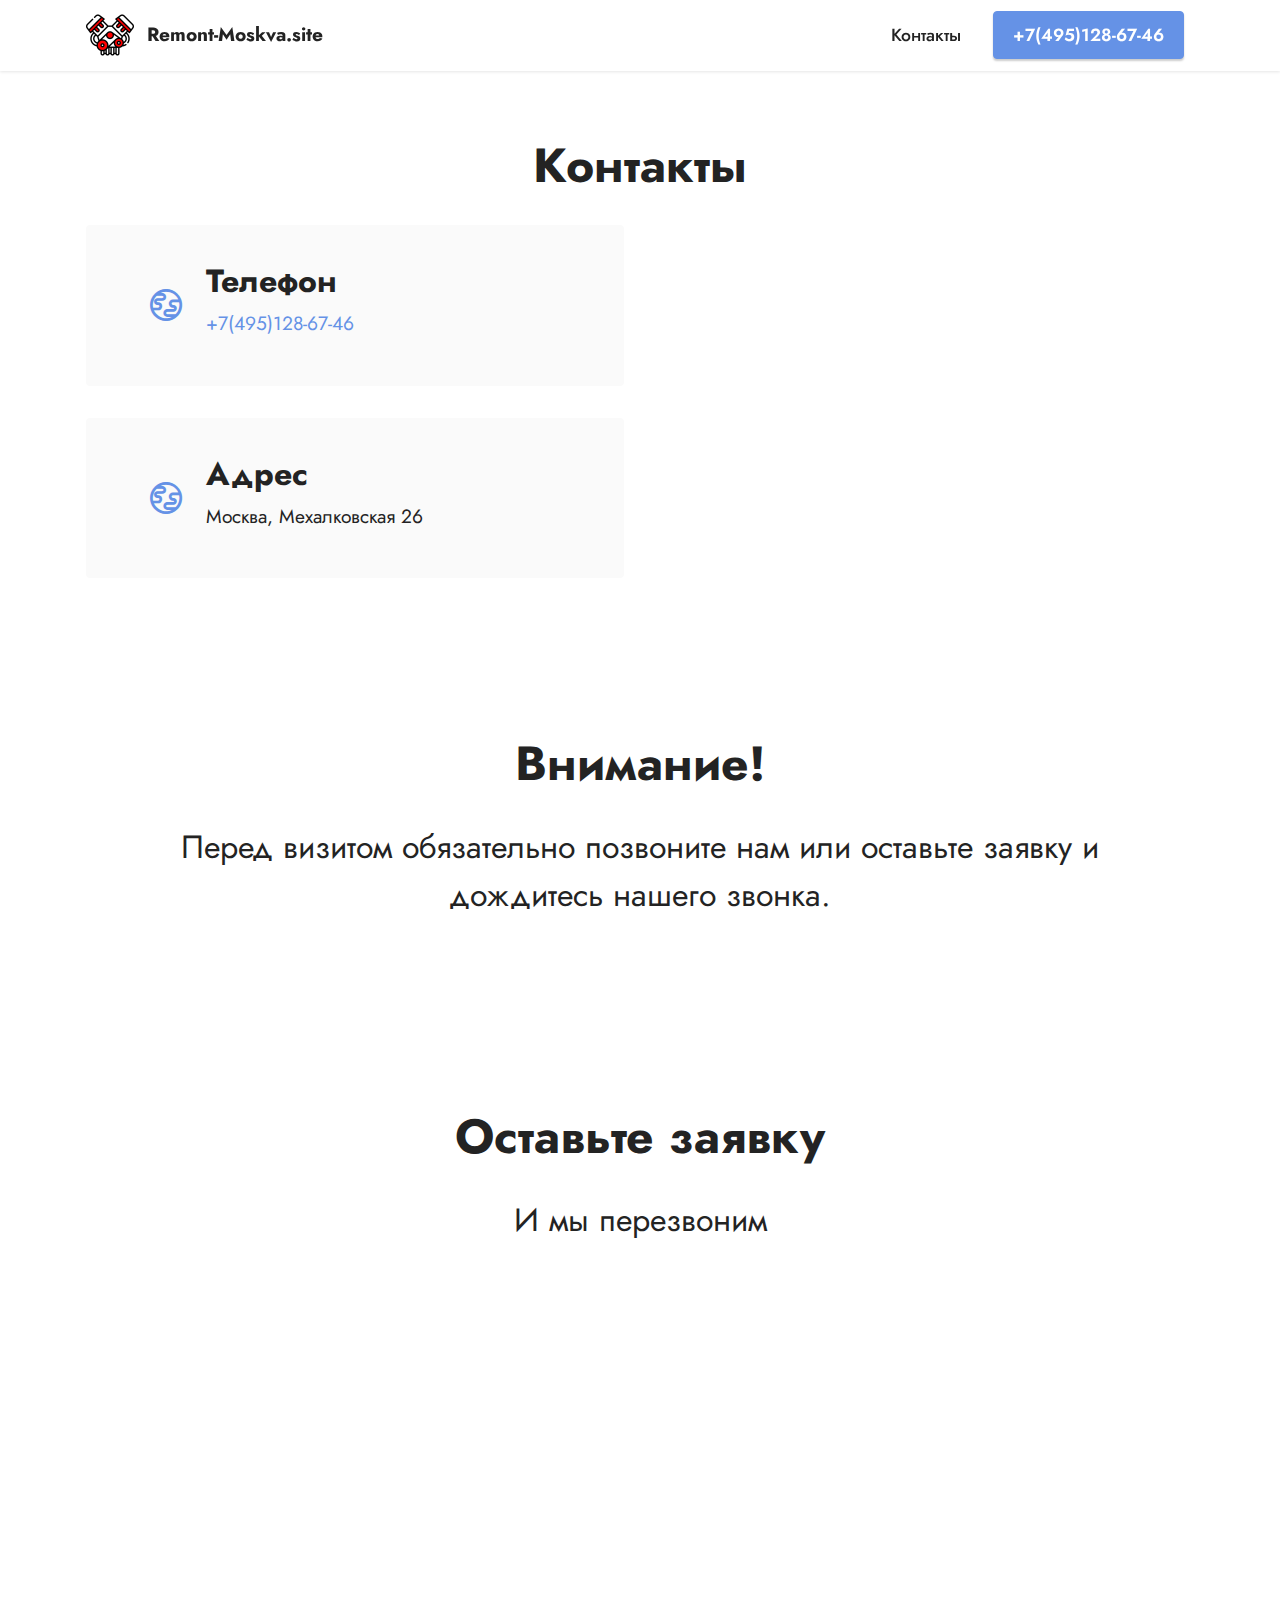
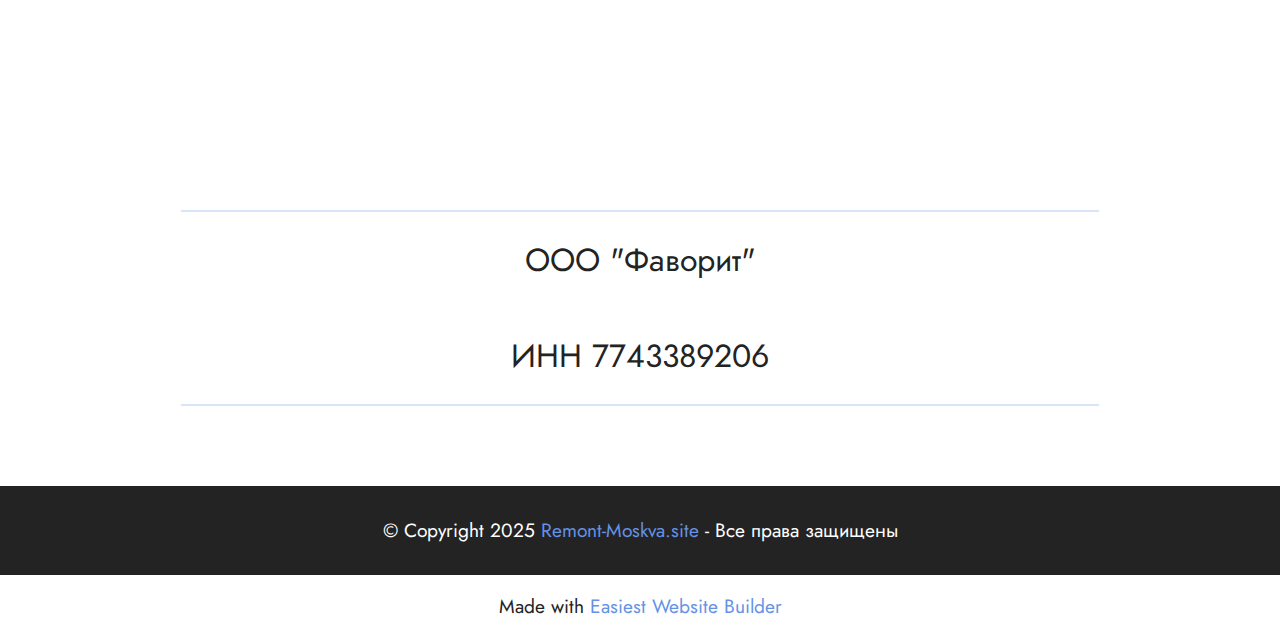
<file: kontakti.html>
<!DOCTYPE html>
<html  >
<head>
  <!-- Site made with Mobirise Website Builder v5.7.8, https://mobirise.com -->
  <meta charset="UTF-8">
  <meta http-equiv="X-UA-Compatible" content="IE=edge">
  <meta name="generator" content="Mobirise v5.7.8, mobirise.com">
  <meta name="viewport" content="width=device-width, initial-scale=1, minimum-scale=1">
  <link rel="shortcut icon" href="assets/images/2061866-96x96.png" type="image/x-icon">
  <meta name="description" content="">
  
  
  <title>Контакты</title>
  <link rel="stylesheet" href="assets/web/assets/mobirise-icons2/mobirise2.css">
  <link rel="stylesheet" href="assets/bootstrap/css/bootstrap.min.css">
  <link rel="stylesheet" href="assets/bootstrap/css/bootstrap-grid.min.css">
  <link rel="stylesheet" href="assets/bootstrap/css/bootstrap-reboot.min.css">
  <link rel="stylesheet" href="assets/dropdown/css/style.css">
  <link rel="stylesheet" href="assets/socicon/css/styles.css">
  <link rel="stylesheet" href="assets/theme/css/style.css">
  <link rel="preload" href="https://fonts.googleapis.com/css?family=Jost:100,200,300,400,500,600,700,800,900,100i,200i,300i,400i,500i,600i,700i,800i,900i&display=swap" as="style" onload="this.onload=null;this.rel='stylesheet'">
  <noscript><link rel="stylesheet" href="https://fonts.googleapis.com/css?family=Jost:100,200,300,400,500,600,700,800,900,100i,200i,300i,400i,500i,600i,700i,800i,900i&display=swap"></noscript>
  <link rel="preload" as="style" href="assets/mobirise/css/mbr-additional.css"><link rel="stylesheet" href="assets/mobirise/css/mbr-additional.css" type="text/css">

  
  <!-- Yandex.Metrika counter -->
<script type="text/javascript" >
   (function(m,e,t,r,i,k,a){m[i]=m[i]||function(){(m[i].a=m[i].a||[]).push(arguments)};
   m[i].l=1*new Date();k=e.createElement(t),a=e.getElementsByTagName(t)[0],k.async=1,k.src=r,a.parentNode.insertBefore(k,a)})
   (window, document, "script", "https://mc.yandex.ru/metrika/tag.js", "ym");

   ym(85920995, "init", {
        clickmap:true,
        trackLinks:true,
        accurateTrackBounce:true,
        webvisor:true
   });
</script>
<noscript><div><img src="https://mc.yandex.ru/watch/85920995" style="position:absolute; left:-9999px;" alt="" /></div></noscript>
<!-- /Yandex.Metrika counter -->
  
</head>
<body>

<!-- Analytics -->
<script src="https://yastatic.net/s3/frontend/forms/_/embed.js"></script>
<!-- /Analytics -->


  
  <section data-bs-version="5.1" class="menu menu2 cid-sLQBxP24j8" once="menu" id="menu2-2d">
    
    <nav class="navbar navbar-dropdown navbar-fixed-top navbar-expand-lg">
        <div class="container">
            <div class="navbar-brand">
                <span class="navbar-logo">
                    <a href="index.html">
                        <img src="assets/images/2061866-96x96.png" alt="Mobirise" style="height: 3rem;">
                    </a>
                </span>
                <span class="navbar-caption-wrap"><a class="navbar-caption text-black text-primary display-7" href="index.html">Remont-Moskva.site</a></span>
            </div>
            <button class="navbar-toggler" type="button" data-toggle="collapse" data-bs-toggle="collapse" data-target="#navbarSupportedContent" data-bs-target="#navbarSupportedContent" aria-controls="navbarNavAltMarkup" aria-expanded="false" aria-label="Toggle navigation">
                <div class="hamburger">
                    <span></span>
                    <span></span>
                    <span></span>
                    <span></span>
                </div>
            </button>
            <div class="collapse navbar-collapse" id="navbarSupportedContent">
                <ul class="navbar-nav nav-dropdown" data-app-modern-menu="true"><li class="nav-item"><a class="nav-link link text-black text-primary display-4" href="kontakti.html">Контакты</a>
                    </li></ul>
                
                <div class="navbar-buttons mbr-section-btn"><a class="btn btn-primary display-4" href="tel:+7(495)128-67-46">+7(495)128-67-46</a></div>
            </div>
        </div>
    </nav>
</section>

<section data-bs-version="5.1" class="contacts3 map1 cid-sLzszPL8Fu" id="contacts3-1g">

    
    
    <div class="container">
        <div class="mbr-section-head">
            <h3 class="mbr-section-title mbr-fonts-style align-center mb-0 display-2">
                <strong>Контакты</strong></h3>
            
        </div>
        <div class="row justify-content-center mt-4">
            <div class="card col-12 col-md-6">
                <div class="card-wrapper">
                    <div class="image-wrapper">
                        <span class="mbr-iconfont mobi-mbri-globe mobi-mbri"></span>
                    </div>
                    <div class="text-wrapper">
                        <h6 class="card-title mbr-fonts-style mb-1 display-5">
                            <strong>Телефон</strong></h6>
                        <p class="mbr-text mbr-fonts-style display-7"><a href="tel:+7(495)128-67-46" class="text-primary">+7(495)128-67-46</a>
                        </p>
                    </div>
                </div>
                <div class="card-wrapper">
                    <div class="image-wrapper">
                        <span class="mbr-iconfont mobi-mbri-globe mobi-mbri"></span>
                    </div>
                    <div class="text-wrapper">
                        <h6 class="card-title mbr-fonts-style mb-1 display-5">
                            <strong>Адрес</strong></h6>
                        <p class="mbr-text mbr-fonts-style display-7">
                            Москва, Мехалковская 26
                        </p>
                    </div>
                </div>
            </div>
            <div class="map-wrapper col-12 col-md-6">
                <div class="google-map"><iframe frameborder="0" style="border:0" src="https://www.google.com/maps/embed/v1/place?key=AIzaSyCZI5F_k6S1k46ujh0SNrapM89f7mJxd30&amp;q=Москва, Мехалковская 26" allowfullscreen=""></iframe></div>
            </div>
        </div>
    </div>
</section>

<section data-bs-version="5.1" class="content4 cid-sLRB1VmTLi" id="content4-3h">
    
    
    <div class="container">
        <div class="row justify-content-center">
            <div class="title col-md-12 col-lg-10">
                <h3 class="mbr-section-title mbr-fonts-style align-center mb-4 display-2">
                    <strong>Внимание!</strong></h3>
                <h4 class="mbr-section-subtitle align-center mbr-fonts-style mb-4 display-5">
                    Перед визитом обязательно позвоните нам или оставьте заявку и дождитесь нашего звонка.</h4>
                
            </div>
        </div>
    </div>
</section>

<section data-bs-version="5.1" class="content4 cid-tzheNsPkWY" id="content4-3u">
    

    
    
    <div class="container">
        <div class="row justify-content-center">
            <div class="title col-md-12 col-lg-10">
                <h3 class="mbr-section-title mbr-fonts-style align-center mb-4 display-2"><strong>Оставьте заявку</strong></h3>
                <h4 class="mbr-section-subtitle align-center mbr-fonts-style mb-4 display-5">И мы перезвоним</h4>
                
            </div>
        </div>
    </div>
</section>

<section data-bs-version="5.1" class="header9 cid-tzhelX92X4" id="header9-3t">

    

    
    

    <div class="text-center container">
        <div class="row justify-content-center">
            <div class="col-md-12 col-lg-9">
                <div class="image-wrap mb-4">
                    <iframe src="https://forms.yandex.ru/u/6419eebb73cee704e9f37db8/?iframe=1" frameborder="0" name="ya-form-6419eebb73cee704e9f37db8" width="650"></iframe>
                </div>
                
                
                
            </div>
        </div>
    </div>
</section>

<section data-bs-version="5.1" class="content6 cid-tC5PvYVCe8" id="content6-48">
    
    <div class="container">
        <div class="row justify-content-center">
            <div class="col-md-12 col-lg-10">
                <hr class="line">
                <p class="mbr-text align-center mbr-fonts-style my-4 display-5">ООО "Фаворит"<br><br>ИНН 7743389206<br></p>
                <hr class="line">
            </div>
        </div>
    </div>
</section>

<section data-bs-version="5.1" class="footer7 cid-sLQyhUTQt0" once="footers" id="footer7-25">

    

    

    <div class="container">
        <div class="media-container-row align-center mbr-white">
            <div class="col-12">
                <p class="mbr-text mb-0 mbr-fonts-style display-7">
                    © Copyright 2025 <a href="index.html" class="text-primary">Remont-Moskva.site</a>  - Все права защищены</p>
            </div>
        </div>
    </div>
</section><section class="display-7" style="padding: 0;align-items: center;justify-content: center;flex-wrap: wrap;    align-content: center;display: flex;position: relative;height: 4rem;"><a href="https://mobiri.se/2500632" style="flex: 1 1;height: 4rem;position: absolute;width: 100%;z-index: 1;"><img alt="" style="height: 4rem;" src="[data-uri]"></a><p style="margin: 0;text-align: center;" class="display-7">Made with &#8204;</p><a style="z-index:1" href="https://mobirise.com/builder/easiest-website-builder.html">Easiest Website Builder</a></section><script src="assets/bootstrap/js/bootstrap.bundle.min.js"></script>  <script src="assets/smoothscroll/smooth-scroll.js"></script>  <script src="assets/ytplayer/index.js"></script>  <script src="assets/dropdown/js/navbar-dropdown.js"></script>  <script src="assets/theme/js/script.js"></script>  
  
  
</body>
</html>
</file>
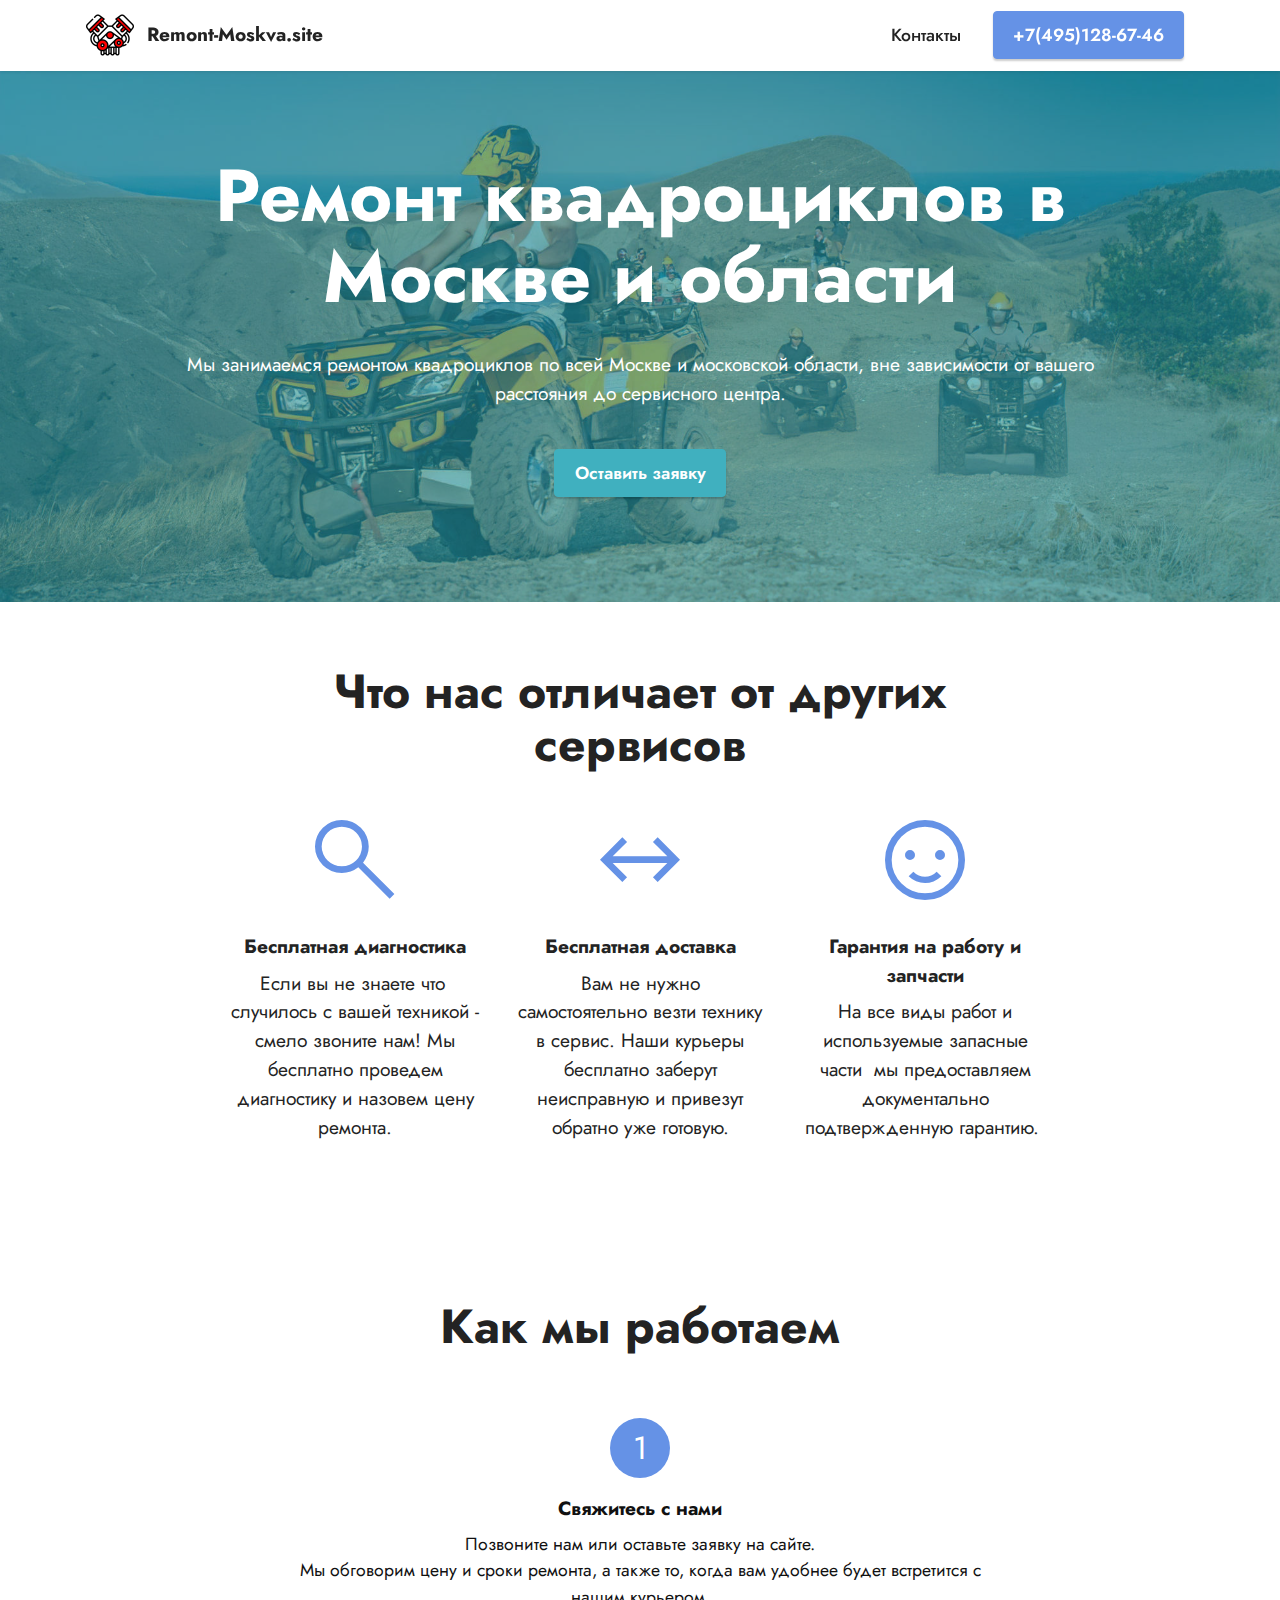
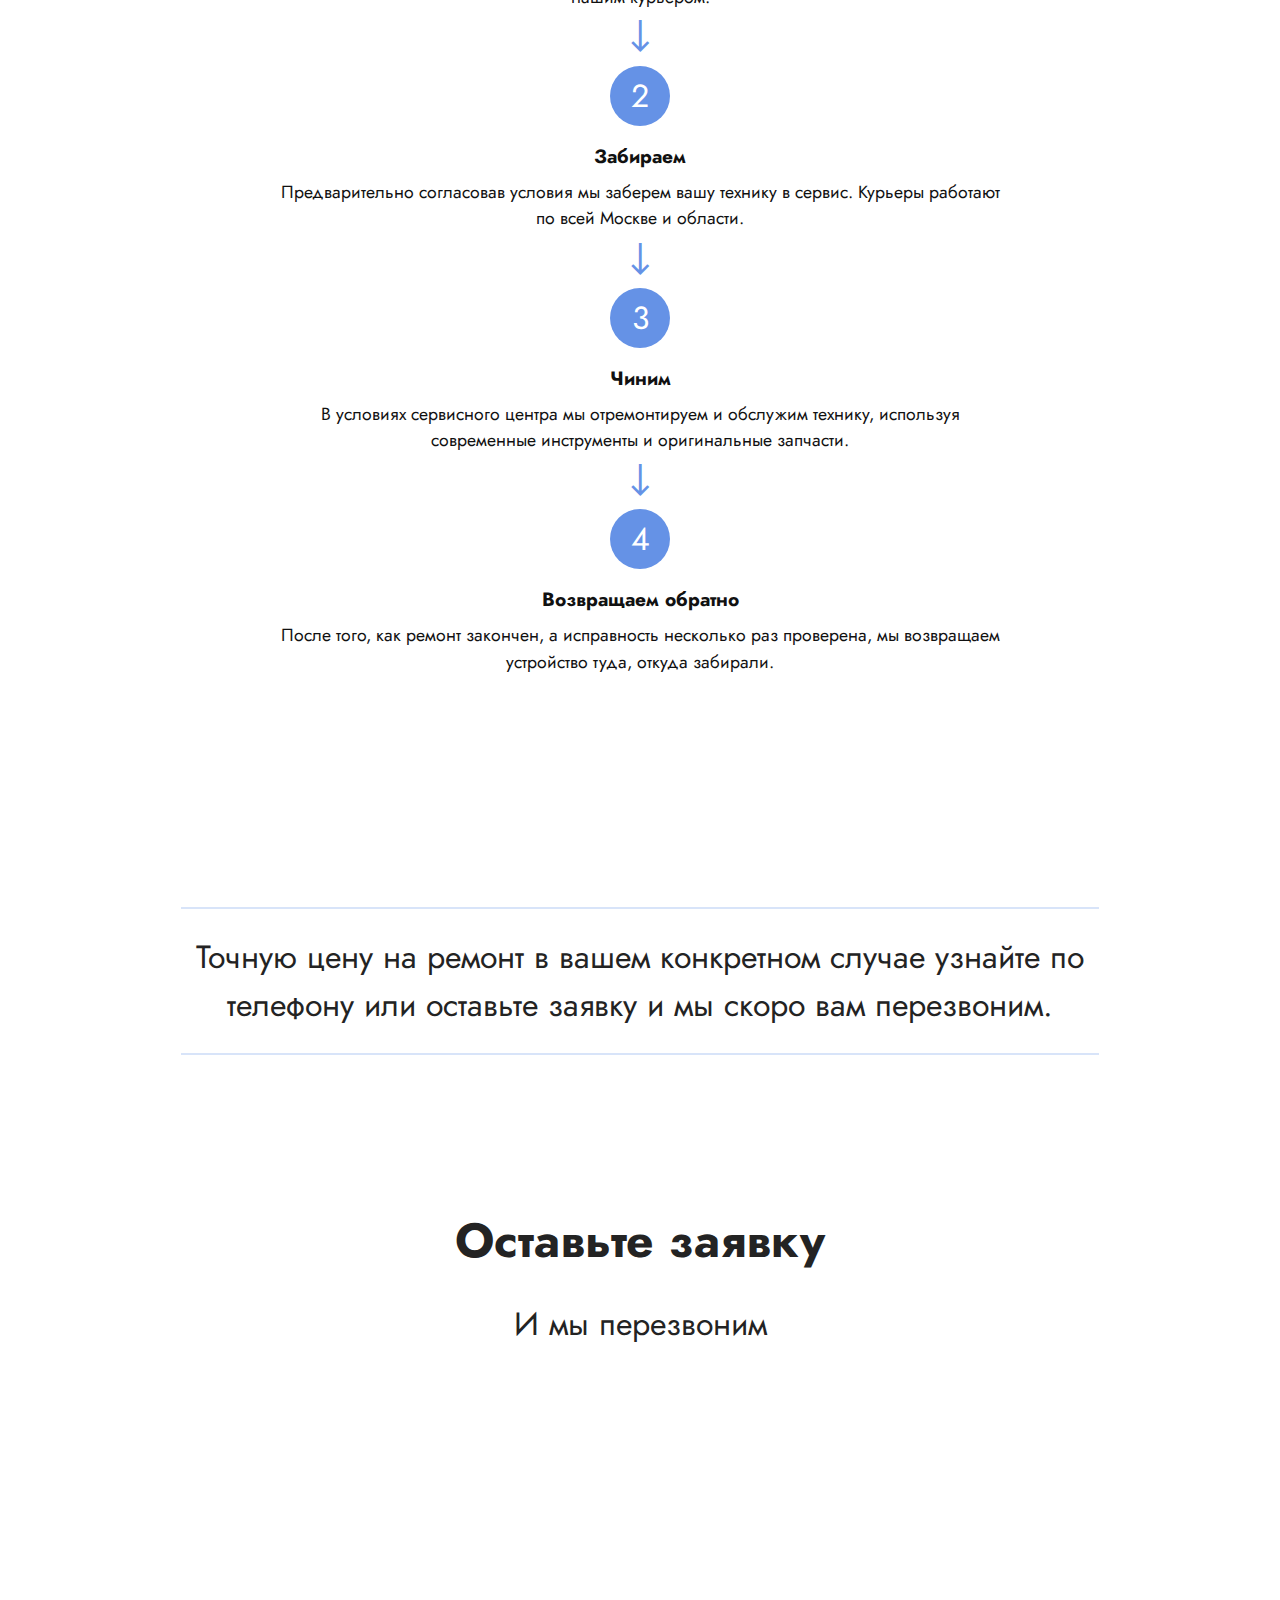
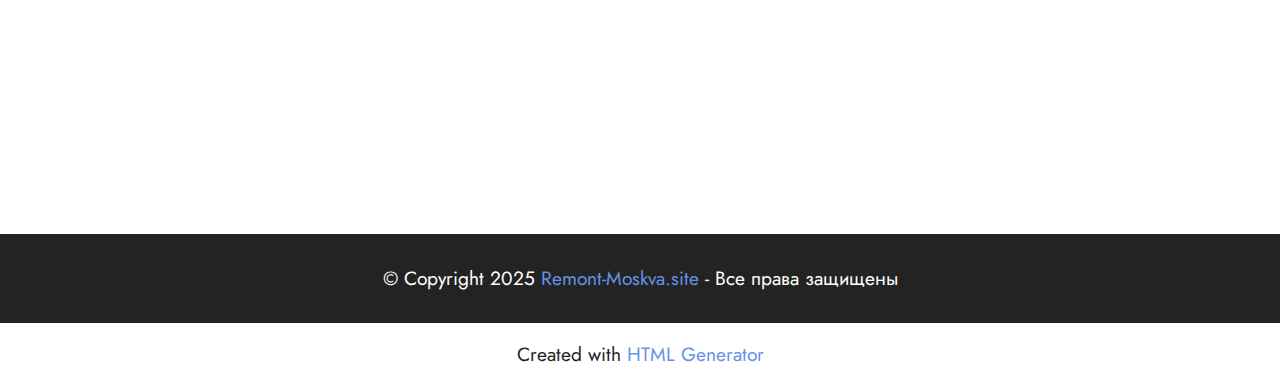
<file: kwadro.html>
<!DOCTYPE html>
<html  >
<head>
  <!-- Site made with Mobirise Website Builder v5.7.8, https://mobirise.com -->
  <meta charset="UTF-8">
  <meta http-equiv="X-UA-Compatible" content="IE=edge">
  <meta name="generator" content="Mobirise v5.7.8, mobirise.com">
  <meta name="viewport" content="width=device-width, initial-scale=1, minimum-scale=1">
  <link rel="shortcut icon" href="assets/images/2061866-96x96.png" type="image/x-icon">
  <meta name="description" content="">
  
  
  <title>Ремонт квадроциклов в Москве и области</title>
  <link rel="stylesheet" href="assets/web/assets/mobirise-icons2/mobirise2.css">
  <link rel="stylesheet" href="assets/bootstrap/css/bootstrap.min.css">
  <link rel="stylesheet" href="assets/bootstrap/css/bootstrap-grid.min.css">
  <link rel="stylesheet" href="assets/bootstrap/css/bootstrap-reboot.min.css">
  <link rel="stylesheet" href="assets/dropdown/css/style.css">
  <link rel="stylesheet" href="assets/socicon/css/styles.css">
  <link rel="stylesheet" href="assets/theme/css/style.css">
  <link rel="preload" href="https://fonts.googleapis.com/css?family=Jost:100,200,300,400,500,600,700,800,900,100i,200i,300i,400i,500i,600i,700i,800i,900i&display=swap" as="style" onload="this.onload=null;this.rel='stylesheet'">
  <noscript><link rel="stylesheet" href="https://fonts.googleapis.com/css?family=Jost:100,200,300,400,500,600,700,800,900,100i,200i,300i,400i,500i,600i,700i,800i,900i&display=swap"></noscript>
  <link rel="preload" as="style" href="assets/mobirise/css/mbr-additional.css"><link rel="stylesheet" href="assets/mobirise/css/mbr-additional.css" type="text/css">

  
  <!-- Yandex.Metrika counter -->
<script type="text/javascript" >
   (function(m,e,t,r,i,k,a){m[i]=m[i]||function(){(m[i].a=m[i].a||[]).push(arguments)};
   m[i].l=1*new Date();k=e.createElement(t),a=e.getElementsByTagName(t)[0],k.async=1,k.src=r,a.parentNode.insertBefore(k,a)})
   (window, document, "script", "https://mc.yandex.ru/metrika/tag.js", "ym");

   ym(85920995, "init", {
        clickmap:true,
        trackLinks:true,
        accurateTrackBounce:true,
        webvisor:true
   });
</script>
<noscript><div><img src="https://mc.yandex.ru/watch/85920995" style="position:absolute; left:-9999px;" alt="" /></div></noscript>
<!-- /Yandex.Metrika counter -->
  
</head>
<body>

<!-- Analytics -->
<script src="https://yastatic.net/s3/frontend/forms/_/embed.js"></script>
<!-- /Analytics -->


  
  <section data-bs-version="5.1" class="menu menu2 cid-sLQBxP24j8" once="menu" id="menu2-2d">
    
    <nav class="navbar navbar-dropdown navbar-fixed-top navbar-expand-lg">
        <div class="container">
            <div class="navbar-brand">
                <span class="navbar-logo">
                    <a href="index.html">
                        <img src="assets/images/2061866-96x96.png" alt="Mobirise" style="height: 3rem;">
                    </a>
                </span>
                <span class="navbar-caption-wrap"><a class="navbar-caption text-black text-primary display-7" href="index.html">Remont-Moskva.site</a></span>
            </div>
            <button class="navbar-toggler" type="button" data-toggle="collapse" data-bs-toggle="collapse" data-target="#navbarSupportedContent" data-bs-target="#navbarSupportedContent" aria-controls="navbarNavAltMarkup" aria-expanded="false" aria-label="Toggle navigation">
                <div class="hamburger">
                    <span></span>
                    <span></span>
                    <span></span>
                    <span></span>
                </div>
            </button>
            <div class="collapse navbar-collapse" id="navbarSupportedContent">
                <ul class="navbar-nav nav-dropdown" data-app-modern-menu="true"><li class="nav-item"><a class="nav-link link text-black text-primary display-4" href="kontakti.html">Контакты</a>
                    </li></ul>
                
                <div class="navbar-buttons mbr-section-btn"><a class="btn btn-primary display-4" href="tel:+7(495)128-67-46">+7(495)128-67-46</a></div>
            </div>
        </div>
    </nav>
</section>

<section data-bs-version="5.1" class="info3 cid-sLz1fqEgj0" id="info3-x">

    

    <div class="mbr-overlay" style="opacity: 0.6; background-color: rgb(34, 153, 170);">
    </div>

    <div class="container">
        <div class="row justify-content-center">
            <div class="card col-12 col-lg-10">
                <div class="card-wrapper">
                    <div class="card-box align-center">
                        <h4 class="card-title mbr-fonts-style align-center mb-4 display-1">
                            <strong>Ремонт квадроциклов в Москве и области</strong></h4>
                        <p class="mbr-text mbr-fonts-style mb-4 display-7">Мы занимаемся ремонтом квадроциклов по всей Москве и московской области, вне зависимости от вашего расстояния до сервисного центра.<br></p>
                        <div class="mbr-section-btn mt-3"><a class="btn btn-success display-4" href="kwadro.html#header9-40">Оставить заявку</a></div>
                    </div>
                </div>
            </div>
        </div>
    </div>
</section>

<section data-bs-version="5.1" class="features1 cid-sLRvN0ZUq7" id="features1-2x">
    

    
    <div class="container">
        <div class="row">
            <div class="col-12 col-lg-9">
                <h3 class="mbr-section-title mbr-fonts-style align-center mb-0 display-2"><strong>Что нас отличает от других сервисов</strong></h3>
                
            </div>
        </div>
        <div class="row">
            <div class="card col-12 col-md-6 col-lg-3">
                <div class="card-wrapper">
                    <div class="card-box align-center">
                        <div class="iconfont-wrapper">
                            <span class="mbr-iconfont mobi-mbri-search mobi-mbri"></span>
                        </div>
                        <h5 class="card-title mbr-fonts-style display-7"><strong>Бесплатная диагностика</strong></h5>
                        <p class="card-text mbr-fonts-style display-7">Если вы не знаете что&nbsp; случилось с вашей техникой - смело звоните нам! Мы бесплатно проведем диагностику и назовем цену ремонта.</p>
                    </div>
                </div>
            </div>
            <div class="card col-12 col-md-6 col-lg-3">
                <div class="card-wrapper">
                    <div class="card-box align-center">
                        <div class="iconfont-wrapper">
                            <span class="mbr-iconfont mobi-mbri-left-right mobi-mbri"></span>
                        </div>
                        <h5 class="card-title mbr-fonts-style display-7"><strong>Бесплатная доставка</strong></h5>
                        <p class="card-text mbr-fonts-style display-7">Вам не нужно самостоятельно везти технику в сервис. Наши курьеры бесплатно заберут неисправную и привезут обратно уже готовую.</p>
                    </div>
                </div>
            </div>
            <div class="card col-12 col-md-6 col-lg-3">
                <div class="card-wrapper">
                    <div class="card-box align-center">
                        <div class="iconfont-wrapper">
                            <span class="mbr-iconfont mobi-mbri-smile-face mobi-mbri"></span>
                        </div>
                        <h5 class="card-title mbr-fonts-style display-7"><strong>Гарантия на работу и запчасти</strong></h5>
                        <p class="card-text mbr-fonts-style display-7">На все виды работ и используемые запасные части&nbsp; мы предоставляем документально подтвержденную гарантию.&nbsp;</p>
                    </div>
                </div>
            </div>
            
        </div>
    </div>
</section>

<section data-bs-version="5.1" class="features20 cid-sLRvL71I5m" id="features21-2w">

    
    
    <div class="container">
        <div class="row justify-content-center">
            <div class="col-md-12 col-lg-9">
                <div class="card-wrapper mb-4">
                    <div class="card-box align-center">
                        <h4 class="card-title mbr-fonts-style mb-4 display-2"><strong>Как мы работаем</strong></h4>
                        
                        
                    </div>
                </div>
            </div>
            <div class="col-12 col-md-8">
                <div class="item mbr-flex">
                    <div class="icon-wrap w-100">
                        <div class="icon-box">
                            <span class="step-number mbr-fonts-style display-5">1</span>
                        </div>
                    </div>
                    <div class="text-box">
                        <h4 class="icon-title card-title mbr-black mbr-fonts-style display-7"><strong>Свяжитесь с нами</strong></h4>
                        <h5 class="icon-text mbr-black mbr-fonts-style display-4">Позвоните нам или оставьте заявку на сайте.
<div>Мы обговорим цену и сроки ремонта, а также то, когда вам удобнее будет встретится с нашим курьером.</div></h5>
                    </div>
                </div>
                <div class="item mbr-flex">
                    <div class="icon-wrap w-100">
                        <div class="icon-box">
                            <span class="step-number mbr-fonts-style display-5">2</span>
                        </div>
                    </div>
                    <div class="text-box">
                        <h4 class="icon-title card-title mbr-black mbr-fonts-style display-7">
                            <strong>Забираем</strong>
                        </h4>
                        <h5 class="icon-text mbr-black mbr-fonts-style display-4">Предварительно согласовав условия мы заберем вашу технику в сервис. Курьеры работают по  всей Москве и области.</h5>
                    </div>
                </div>
                <div class="item mbr-flex">
                    <div class="icon-wrap w-100">
                        <div class="icon-box">
                            <span class="step-number mbr-fonts-style display-5">3</span>
                        </div>
                    </div>
                    <div class="text-box">
                        <h4 class="icon-title card-title mbr-black mbr-fonts-style display-7">
                            <strong>Чиним</strong>
                        </h4>
                        <h5 class="icon-text mbr-black mbr-fonts-style display-4">В условиях сервисного центра мы отремонтируем и обслужим технику, используя современные инструменты и оригинальные запчасти.</h5>
                    </div>
                </div>
                <div class="item mbr-flex last">
                    <div class="icon-wrap w-100">
                        <div class="icon-box">
                            <span class="step-number mbr-fonts-style display-5">4</span>
                        </div>
                    </div>
                    <div class="text-box">
                        <h4 class="icon-title card-title mbr-black mbr-fonts-style display-7"><strong>Возвращаем обратно</strong></h4>
                        <h5 class="icon-text mbr-black mbr-fonts-style display-4">После того, как ремонт закончен, а исправность  несколько раз проверена, мы возвращаем устройство туда, откуда забирали.</h5>
                    </div>
                </div>
                
                
                
                
                
                
            </div>
        </div>
    </div>
</section>

<section data-bs-version="5.1" class="content6 cid-sLRvKdULbB" id="content6-2v">
    
    <div class="container">
        <div class="row justify-content-center">
            <div class="col-md-12 col-lg-10">
                <hr class="line">
                <p class="mbr-text align-center mbr-fonts-style my-4 display-5">Точную цену на ремонт в вашем конкретном случае узнайте по телефону или оставьте заявку и мы скоро вам перезвоним.</p>
                <hr class="line">
            </div>
        </div>
    </div>
</section>

<section data-bs-version="5.1" class="content4 cid-tzhgGWThXB" id="content4-3z">
    

    
    
    <div class="container">
        <div class="row justify-content-center">
            <div class="title col-md-12 col-lg-10">
                <h3 class="mbr-section-title mbr-fonts-style align-center mb-4 display-2"><strong>Оставьте заявку</strong></h3>
                <h4 class="mbr-section-subtitle align-center mbr-fonts-style mb-4 display-5">И мы перезвоним</h4>
                
            </div>
        </div>
    </div>
</section>

<section data-bs-version="5.1" class="header9 cid-tzhgHzv6T9" id="header9-40">

    

    
    

    <div class="text-center container">
        <div class="row justify-content-center">
            <div class="col-md-12 col-lg-9">
                <div class="image-wrap mb-4">
                    <iframe src="https://forms.yandex.ru/u/6419eebb73cee704e9f37db8/?iframe=1" frameborder="0" name="ya-form-6419eebb73cee704e9f37db8" width="650"></iframe>
                </div>
                
                
                
            </div>
        </div>
    </div>
</section>

<section data-bs-version="5.1" class="footer7 cid-sLQyhUTQt0" once="footers" id="footer7-25">

    

    

    <div class="container">
        <div class="media-container-row align-center mbr-white">
            <div class="col-12">
                <p class="mbr-text mb-0 mbr-fonts-style display-7">
                    © Copyright 2025 <a href="index.html" class="text-primary">Remont-Moskva.site</a>  - Все права защищены</p>
            </div>
        </div>
    </div>
</section><section class="display-7" style="padding: 0;align-items: center;justify-content: center;flex-wrap: wrap;    align-content: center;display: flex;position: relative;height: 4rem;"><a href="https://mobiri.se/2500632" style="flex: 1 1;height: 4rem;position: absolute;width: 100%;z-index: 1;"><img alt="" style="height: 4rem;" src="[data-uri]"></a><p style="margin: 0;text-align: center;" class="display-7">Created with &#8204;</p><a style="z-index:1" href="https://mobirise.com/html-builder.html">HTML Generator</a></section><script src="assets/bootstrap/js/bootstrap.bundle.min.js"></script>  <script src="assets/smoothscroll/smooth-scroll.js"></script>  <script src="assets/ytplayer/index.js"></script>  <script src="assets/dropdown/js/navbar-dropdown.js"></script>  <script src="assets/theme/js/script.js"></script>  
  
  
</body>
</html>
</file>
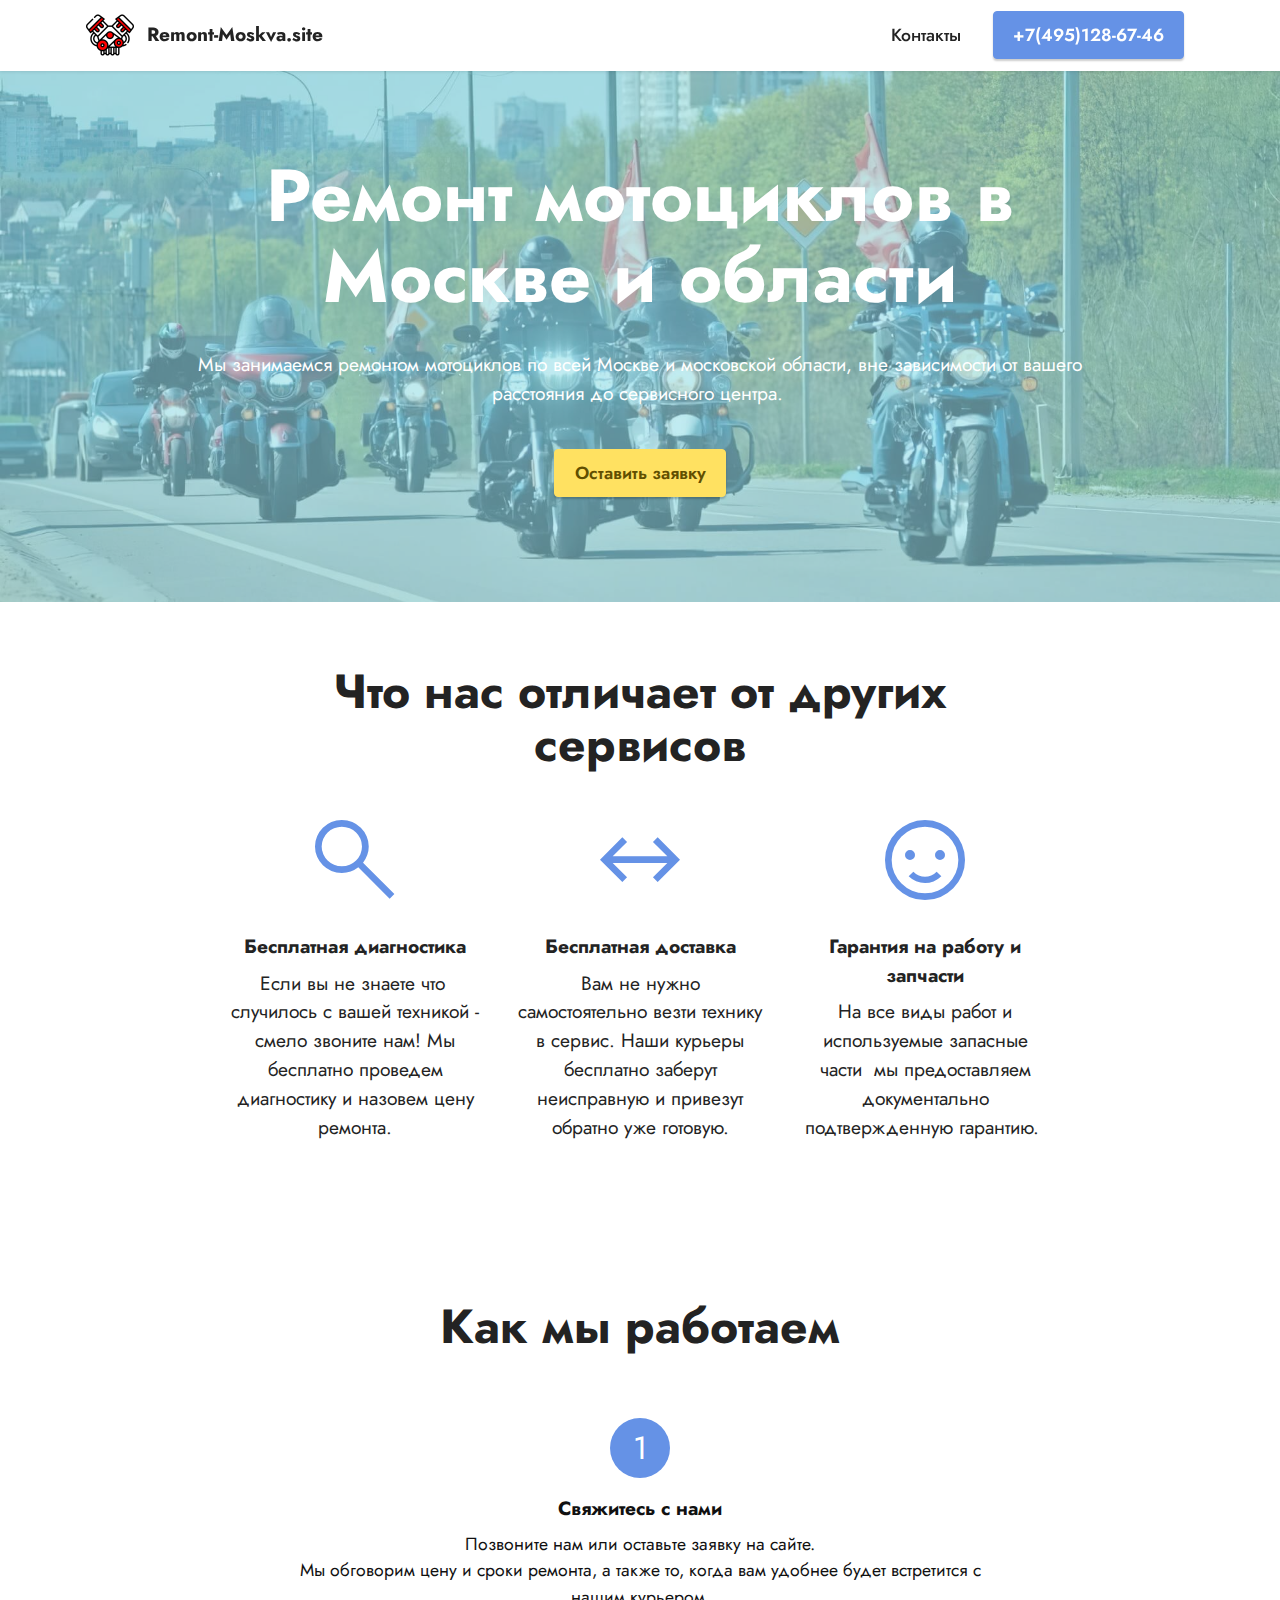
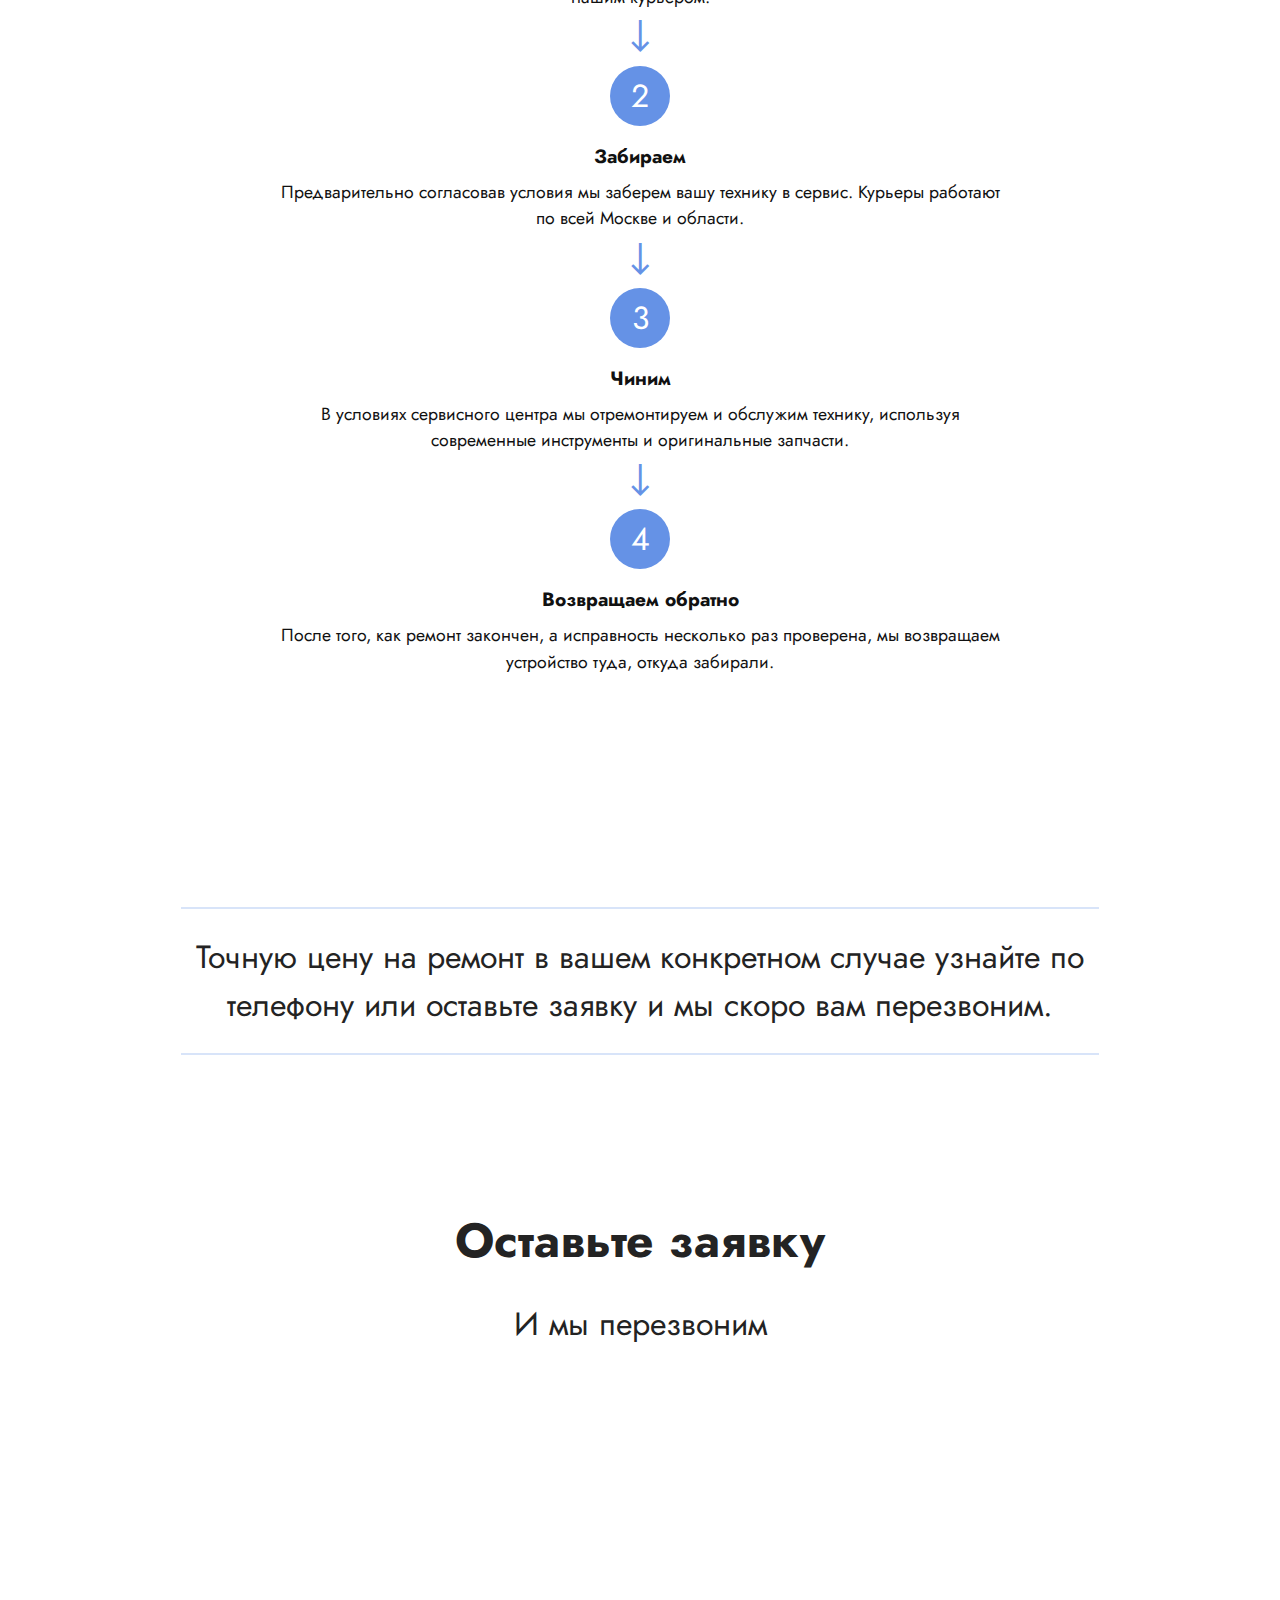
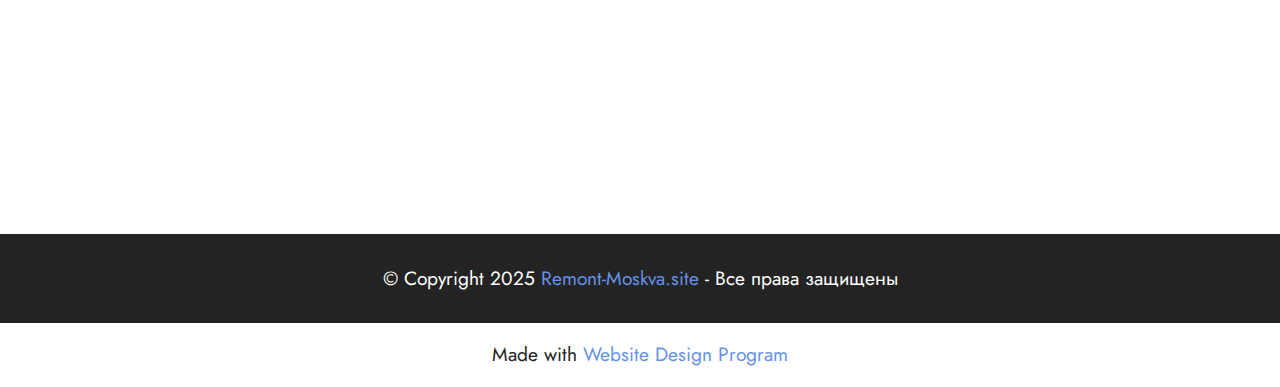
<file: moto.html>
<!DOCTYPE html>
<html  >
<head>
  <!-- Site made with Mobirise Website Builder v5.7.8, https://mobirise.com -->
  <meta charset="UTF-8">
  <meta http-equiv="X-UA-Compatible" content="IE=edge">
  <meta name="generator" content="Mobirise v5.7.8, mobirise.com">
  <meta name="viewport" content="width=device-width, initial-scale=1, minimum-scale=1">
  <link rel="shortcut icon" href="assets/images/2061866-96x96.png" type="image/x-icon">
  <meta name="description" content="">
  
  
  <title>Ремонт мотоциклов в Москве и области</title>
  <link rel="stylesheet" href="assets/web/assets/mobirise-icons2/mobirise2.css">
  <link rel="stylesheet" href="assets/bootstrap/css/bootstrap.min.css">
  <link rel="stylesheet" href="assets/bootstrap/css/bootstrap-grid.min.css">
  <link rel="stylesheet" href="assets/bootstrap/css/bootstrap-reboot.min.css">
  <link rel="stylesheet" href="assets/dropdown/css/style.css">
  <link rel="stylesheet" href="assets/socicon/css/styles.css">
  <link rel="stylesheet" href="assets/theme/css/style.css">
  <link rel="preload" href="https://fonts.googleapis.com/css?family=Jost:100,200,300,400,500,600,700,800,900,100i,200i,300i,400i,500i,600i,700i,800i,900i&display=swap" as="style" onload="this.onload=null;this.rel='stylesheet'">
  <noscript><link rel="stylesheet" href="https://fonts.googleapis.com/css?family=Jost:100,200,300,400,500,600,700,800,900,100i,200i,300i,400i,500i,600i,700i,800i,900i&display=swap"></noscript>
  <link rel="preload" as="style" href="assets/mobirise/css/mbr-additional.css"><link rel="stylesheet" href="assets/mobirise/css/mbr-additional.css" type="text/css">

  
  <!-- Yandex.Metrika counter -->
<script type="text/javascript" >
   (function(m,e,t,r,i,k,a){m[i]=m[i]||function(){(m[i].a=m[i].a||[]).push(arguments)};
   m[i].l=1*new Date();k=e.createElement(t),a=e.getElementsByTagName(t)[0],k.async=1,k.src=r,a.parentNode.insertBefore(k,a)})
   (window, document, "script", "https://mc.yandex.ru/metrika/tag.js", "ym");

   ym(85920995, "init", {
        clickmap:true,
        trackLinks:true,
        accurateTrackBounce:true,
        webvisor:true
   });
</script>
<noscript><div><img src="https://mc.yandex.ru/watch/85920995" style="position:absolute; left:-9999px;" alt="" /></div></noscript>
<!-- /Yandex.Metrika counter -->
  
</head>
<body>

<!-- Analytics -->
<script src="https://yastatic.net/s3/frontend/forms/_/embed.js"></script>
<!-- /Analytics -->


  
  <section data-bs-version="5.1" class="menu menu2 cid-sLQBxP24j8" once="menu" id="menu2-2d">
    
    <nav class="navbar navbar-dropdown navbar-fixed-top navbar-expand-lg">
        <div class="container">
            <div class="navbar-brand">
                <span class="navbar-logo">
                    <a href="index.html">
                        <img src="assets/images/2061866-96x96.png" alt="Mobirise" style="height: 3rem;">
                    </a>
                </span>
                <span class="navbar-caption-wrap"><a class="navbar-caption text-black text-primary display-7" href="index.html">Remont-Moskva.site</a></span>
            </div>
            <button class="navbar-toggler" type="button" data-toggle="collapse" data-bs-toggle="collapse" data-target="#navbarSupportedContent" data-bs-target="#navbarSupportedContent" aria-controls="navbarNavAltMarkup" aria-expanded="false" aria-label="Toggle navigation">
                <div class="hamburger">
                    <span></span>
                    <span></span>
                    <span></span>
                    <span></span>
                </div>
            </button>
            <div class="collapse navbar-collapse" id="navbarSupportedContent">
                <ul class="navbar-nav nav-dropdown" data-app-modern-menu="true"><li class="nav-item"><a class="nav-link link text-black text-primary display-4" href="kontakti.html">Контакты</a>
                    </li></ul>
                
                <div class="navbar-buttons mbr-section-btn"><a class="btn btn-primary display-4" href="tel:+7(495)128-67-46">+7(495)128-67-46</a></div>
            </div>
        </div>
    </nav>
</section>

<section data-bs-version="5.1" class="info3 cid-sLyBU1hRMg" id="info3-s">

    

    <div class="mbr-overlay" style="opacity: 0.6; background-color: rgb(152, 222, 232);">
    </div>

    <div class="container">
        <div class="row justify-content-center">
            <div class="card col-12 col-lg-10">
                <div class="card-wrapper">
                    <div class="card-box align-center">
                        <h4 class="card-title mbr-fonts-style align-center mb-4 display-1">
                            <strong>Ремонт мотоциклов в Москве и области</strong></h4>
                        <p class="mbr-text mbr-fonts-style mb-4 display-7">Мы занимаемся ремонтом мотоциклов по всей Москве и московской области, вне зависимости от вашего расстояния до сервисного центра.&nbsp;<br></p>
                        <div class="mbr-section-btn mt-3"><a class="btn btn-warning display-4" href="moto.html#header9-3y">Оставить заявку</a></div>
                    </div>
                </div>
            </div>
        </div>
    </div>
</section>

<section data-bs-version="5.1" class="features1 cid-sLRw8BmZ0A" id="features1-31">
    

    
    <div class="container">
        <div class="row">
            <div class="col-12 col-lg-9">
                <h3 class="mbr-section-title mbr-fonts-style align-center mb-0 display-2"><strong>Что нас отличает от других сервисов</strong></h3>
                
            </div>
        </div>
        <div class="row">
            <div class="card col-12 col-md-6 col-lg-3">
                <div class="card-wrapper">
                    <div class="card-box align-center">
                        <div class="iconfont-wrapper">
                            <span class="mbr-iconfont mobi-mbri-search mobi-mbri"></span>
                        </div>
                        <h5 class="card-title mbr-fonts-style display-7"><strong>Бесплатная диагностика</strong></h5>
                        <p class="card-text mbr-fonts-style display-7">Если вы не знаете что&nbsp; случилось с вашей техникой - смело звоните нам! Мы бесплатно проведем диагностику и назовем цену ремонта.</p>
                    </div>
                </div>
            </div>
            <div class="card col-12 col-md-6 col-lg-3">
                <div class="card-wrapper">
                    <div class="card-box align-center">
                        <div class="iconfont-wrapper">
                            <span class="mbr-iconfont mobi-mbri-left-right mobi-mbri"></span>
                        </div>
                        <h5 class="card-title mbr-fonts-style display-7"><strong>Бесплатная доставка</strong></h5>
                        <p class="card-text mbr-fonts-style display-7">Вам не нужно самостоятельно везти технику в сервис. Наши курьеры бесплатно заберут неисправную и привезут обратно уже готовую.</p>
                    </div>
                </div>
            </div>
            <div class="card col-12 col-md-6 col-lg-3">
                <div class="card-wrapper">
                    <div class="card-box align-center">
                        <div class="iconfont-wrapper">
                            <span class="mbr-iconfont mobi-mbri-smile-face mobi-mbri"></span>
                        </div>
                        <h5 class="card-title mbr-fonts-style display-7"><strong>Гарантия на работу и запчасти</strong></h5>
                        <p class="card-text mbr-fonts-style display-7">На все виды работ и используемые запасные части&nbsp; мы предоставляем документально подтвержденную гарантию.&nbsp;</p>
                    </div>
                </div>
            </div>
            
        </div>
    </div>
</section>

<section data-bs-version="5.1" class="features20 cid-sLRw3ojAv9" id="features21-2z">

    
    
    <div class="container">
        <div class="row justify-content-center">
            <div class="col-md-12 col-lg-9">
                <div class="card-wrapper mb-4">
                    <div class="card-box align-center">
                        <h4 class="card-title mbr-fonts-style mb-4 display-2"><strong>Как мы работаем</strong></h4>
                        
                        
                    </div>
                </div>
            </div>
            <div class="col-12 col-md-8">
                <div class="item mbr-flex">
                    <div class="icon-wrap w-100">
                        <div class="icon-box">
                            <span class="step-number mbr-fonts-style display-5">1</span>
                        </div>
                    </div>
                    <div class="text-box">
                        <h4 class="icon-title card-title mbr-black mbr-fonts-style display-7"><strong>Свяжитесь с нами</strong></h4>
                        <h5 class="icon-text mbr-black mbr-fonts-style display-4">Позвоните нам или оставьте заявку на сайте.
<div>Мы обговорим цену и сроки ремонта, а также то, когда вам удобнее будет встретится с нашим курьером.</div></h5>
                    </div>
                </div>
                <div class="item mbr-flex">
                    <div class="icon-wrap w-100">
                        <div class="icon-box">
                            <span class="step-number mbr-fonts-style display-5">2</span>
                        </div>
                    </div>
                    <div class="text-box">
                        <h4 class="icon-title card-title mbr-black mbr-fonts-style display-7">
                            <strong>Забираем</strong>
                        </h4>
                        <h5 class="icon-text mbr-black mbr-fonts-style display-4">Предварительно согласовав условия мы заберем вашу технику в сервис. Курьеры работают по  всей Москве и области.</h5>
                    </div>
                </div>
                <div class="item mbr-flex">
                    <div class="icon-wrap w-100">
                        <div class="icon-box">
                            <span class="step-number mbr-fonts-style display-5">3</span>
                        </div>
                    </div>
                    <div class="text-box">
                        <h4 class="icon-title card-title mbr-black mbr-fonts-style display-7">
                            <strong>Чиним</strong>
                        </h4>
                        <h5 class="icon-text mbr-black mbr-fonts-style display-4">В условиях сервисного центра мы отремонтируем и обслужим технику, используя современные инструменты и оригинальные запчасти.</h5>
                    </div>
                </div>
                <div class="item mbr-flex last">
                    <div class="icon-wrap w-100">
                        <div class="icon-box">
                            <span class="step-number mbr-fonts-style display-5">4</span>
                        </div>
                    </div>
                    <div class="text-box">
                        <h4 class="icon-title card-title mbr-black mbr-fonts-style display-7"><strong>Возвращаем обратно</strong></h4>
                        <h5 class="icon-text mbr-black mbr-fonts-style display-4">После того, как ремонт закончен, а исправность  несколько раз проверена, мы возвращаем устройство туда, откуда забирали.</h5>
                    </div>
                </div>
                
                
                
                
                
                
            </div>
        </div>
    </div>
</section>

<section data-bs-version="5.1" class="content6 cid-sLRw4j6UC9" id="content6-30">
    
    <div class="container">
        <div class="row justify-content-center">
            <div class="col-md-12 col-lg-10">
                <hr class="line">
                <p class="mbr-text align-center mbr-fonts-style my-4 display-5">Точную цену на ремонт в вашем конкретном случае узнайте по телефону или оставьте заявку и мы скоро вам перезвоним.</p>
                <hr class="line">
            </div>
        </div>
    </div>
</section>

<section data-bs-version="5.1" class="content4 cid-tzhgyJBraC" id="content4-3x">
    

    
    
    <div class="container">
        <div class="row justify-content-center">
            <div class="title col-md-12 col-lg-10">
                <h3 class="mbr-section-title mbr-fonts-style align-center mb-4 display-2"><strong>Оставьте заявку</strong></h3>
                <h4 class="mbr-section-subtitle align-center mbr-fonts-style mb-4 display-5">И мы перезвоним</h4>
                
            </div>
        </div>
    </div>
</section>

<section data-bs-version="5.1" class="header9 cid-tzhgzLsnaI" id="header9-3y">

    

    
    

    <div class="text-center container">
        <div class="row justify-content-center">
            <div class="col-md-12 col-lg-9">
                <div class="image-wrap mb-4">
                    <iframe src="https://forms.yandex.ru/u/6419eebb73cee704e9f37db8/?iframe=1" frameborder="0" name="ya-form-6419eebb73cee704e9f37db8" width="650"></iframe>
                </div>
                
                
                
            </div>
        </div>
    </div>
</section>

<section data-bs-version="5.1" class="footer7 cid-sLQyhUTQt0" once="footers" id="footer7-25">

    

    

    <div class="container">
        <div class="media-container-row align-center mbr-white">
            <div class="col-12">
                <p class="mbr-text mb-0 mbr-fonts-style display-7">
                    © Copyright 2025 <a href="index.html" class="text-primary">Remont-Moskva.site</a>  - Все права защищены</p>
            </div>
        </div>
    </div>
</section><section class="display-7" style="padding: 0;align-items: center;justify-content: center;flex-wrap: wrap;    align-content: center;display: flex;position: relative;height: 4rem;"><a href="https://mobiri.se/2500632" style="flex: 1 1;height: 4rem;position: absolute;width: 100%;z-index: 1;"><img alt="" style="height: 4rem;" src="[data-uri]"></a><p style="margin: 0;text-align: center;" class="display-7">Made with &#8204;</p><a style="z-index:1" href="https://mobirise.com/builder/web-design-program.html">Website Design Program</a></section><script src="assets/bootstrap/js/bootstrap.bundle.min.js"></script>  <script src="assets/smoothscroll/smooth-scroll.js"></script>  <script src="assets/ytplayer/index.js"></script>  <script src="assets/dropdown/js/navbar-dropdown.js"></script>  <script src="assets/theme/js/script.js"></script>  
  
  
</body>
</html>
</file>
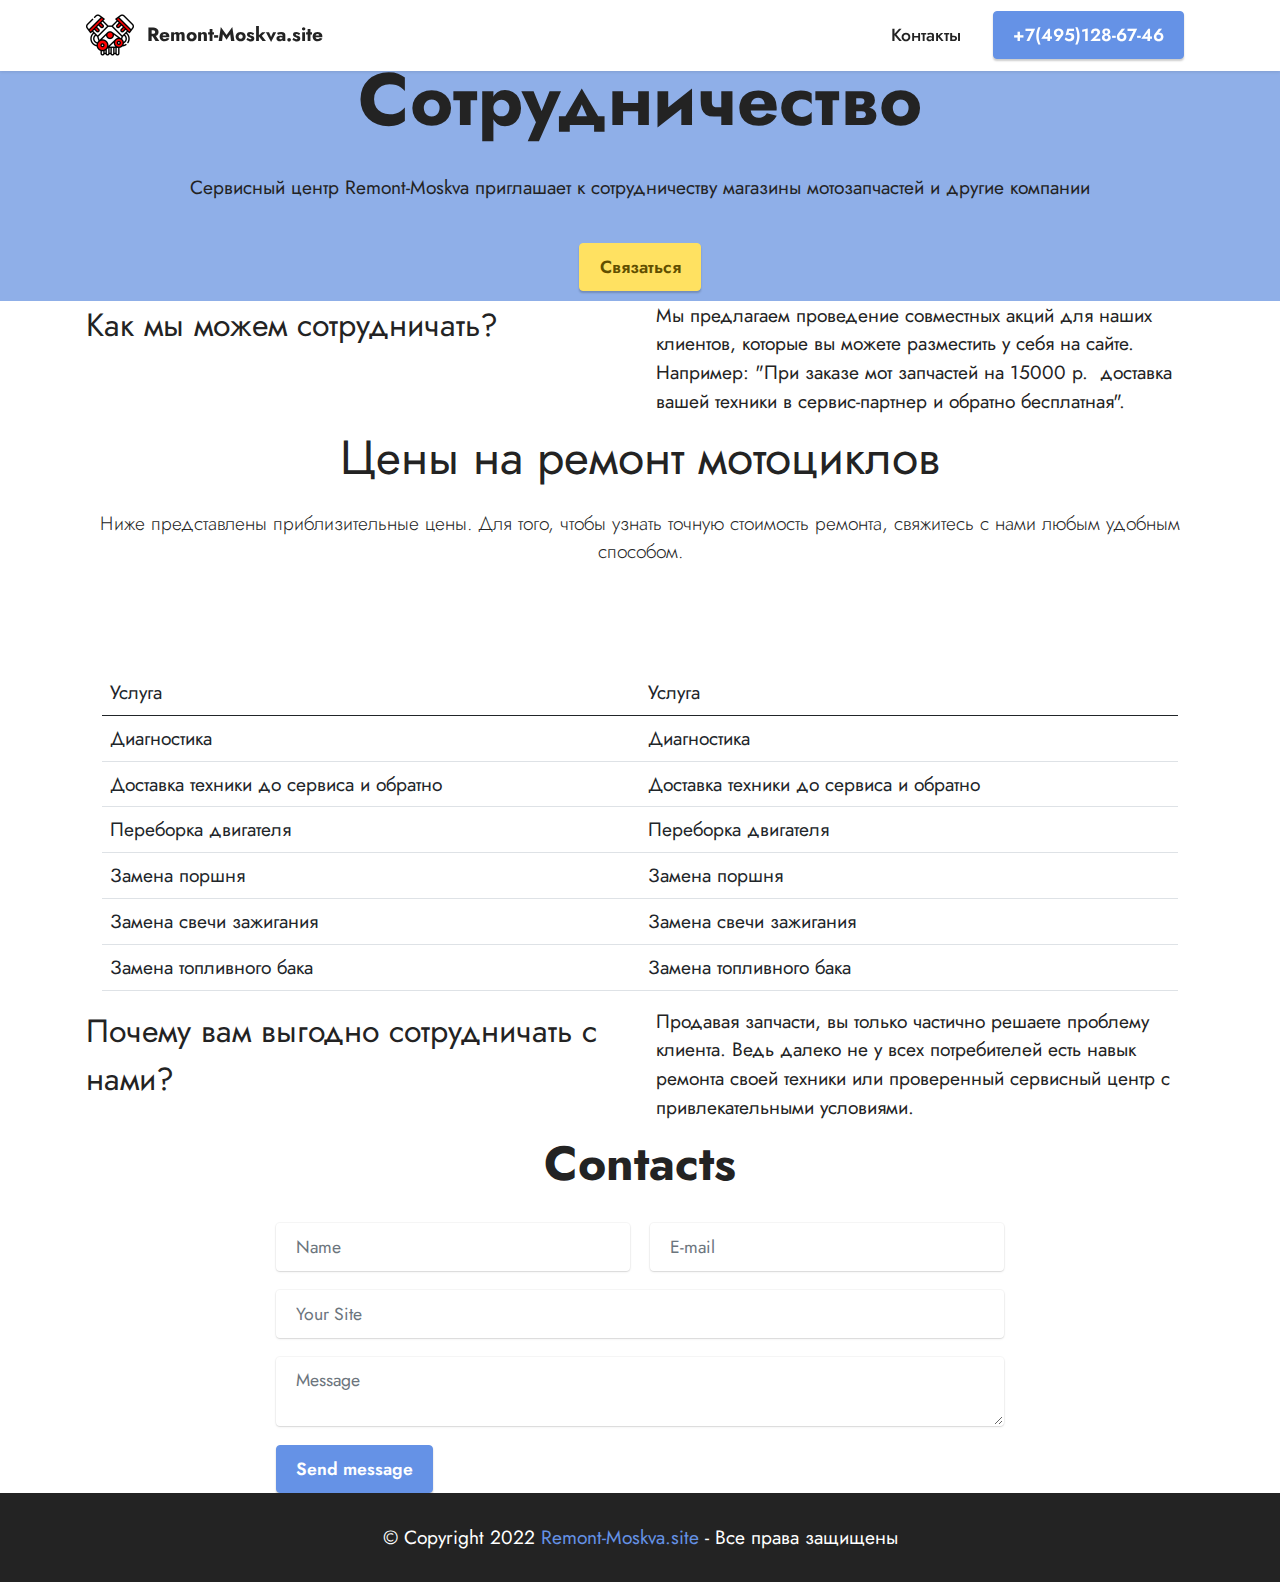
<file: page8.html>
<!DOCTYPE html>
<html  >
<head>
  
  <meta charset="UTF-8">
  <meta http-equiv="X-UA-Compatible" content="IE=edge">
  
  <meta name="viewport" content="width=device-width, initial-scale=1, minimum-scale=1">
  <link rel="shortcut icon" href="assets/images/2061866-96x96.png" type="image/x-icon">
  <meta name="description" content="">
  
  
  <title>Page 8</title>
  <link rel="stylesheet" href="assets/web/assets/mobirise-icons2/mobirise2.css">
  <link rel="stylesheet" href="assets/tether/tether.min.css">
  <link rel="stylesheet" href="assets/bootstrap/css/bootstrap.min.css">
  <link rel="stylesheet" href="assets/bootstrap/css/bootstrap-grid.min.css">
  <link rel="stylesheet" href="assets/bootstrap/css/bootstrap-reboot.min.css">
  <link rel="stylesheet" href="assets/dropdown/css/style.css">
  <link rel="stylesheet" href="assets/datatables/data-tables.bootstrap4.min.css">
  <link rel="stylesheet" href="assets/formstyler/jquery.formstyler.css">
  <link rel="stylesheet" href="assets/formstyler/jquery.formstyler.theme.css">
  <link rel="stylesheet" href="assets/datepicker/jquery.datetimepicker.min.css">
  <link rel="stylesheet" href="assets/socicon/css/styles.css">
  <link rel="stylesheet" href="assets/theme/css/style.css">
  <link rel="preload" href="https://fonts.googleapis.com/css?family=Jost:100,200,300,400,500,600,700,800,900,100i,200i,300i,400i,500i,600i,700i,800i,900i&display=swap" as="style" onload="this.onload=null;this.rel='stylesheet'">
  <noscript><link rel="stylesheet" href="https://fonts.googleapis.com/css?family=Jost:100,200,300,400,500,600,700,800,900,100i,200i,300i,400i,500i,600i,700i,800i,900i&display=swap"></noscript>
  <link rel="preload" as="style" href="assets/mobirise/css/mbr-additional.css"><link rel="stylesheet" href="assets/mobirise/css/mbr-additional.css" type="text/css">
  
  
  <!-- Yandex.Metrika counter -->
<script type="text/javascript" >
   (function(m,e,t,r,i,k,a){m[i]=m[i]||function(){(m[i].a=m[i].a||[]).push(arguments)};
   m[i].l=1*new Date();k=e.createElement(t),a=e.getElementsByTagName(t)[0],k.async=1,k.src=r,a.parentNode.insertBefore(k,a)})
   (window, document, "script", "https://mc.yandex.ru/metrika/tag.js", "ym");

   ym(85920995, "init", {
        clickmap:true,
        trackLinks:true,
        accurateTrackBounce:true,
        webvisor:true
   });
</script>
<noscript><div><img src="https://mc.yandex.ru/watch/85920995" style="position:absolute; left:-9999px;" alt="" /></div></noscript>
<!-- /Yandex.Metrika counter -->
  
</head>
<body>
  
  <section class="menu menu2 cid-sLQBxP24j8" once="menu" id="menu2-3i">
    
    <nav class="navbar navbar-dropdown navbar-fixed-top navbar-expand-lg">
        <div class="container">
            <div class="navbar-brand">
                <span class="navbar-logo">
                    <a href="index.html">
                        <img src="assets/images/2061866-96x96.png" alt="" style="height: 3rem;">
                    </a>
                </span>
                <span class="navbar-caption-wrap"><a class="navbar-caption text-black text-primary display-7" href="index.html">Remont-Moskva.site</a></span>
            </div>
            <button class="navbar-toggler" type="button" data-toggle="collapse" data-target="#navbarSupportedContent" aria-controls="navbarNavAltMarkup" aria-expanded="false" aria-label="Toggle navigation">
                <div class="hamburger">
                    <span></span>
                    <span></span>
                    <span></span>
                    <span></span>
                </div>
            </button>
            <div class="collapse navbar-collapse" id="navbarSupportedContent">
                <ul class="navbar-nav nav-dropdown" data-app-modern-menu="true"><li class="nav-item"><a class="nav-link link text-black text-primary display-4" href="kontakti.html">Контакты</a>
                    </li></ul>
                
                <div class="navbar-buttons mbr-section-btn"><a class="btn btn-primary display-4" href="tel:+7(495)128-67-46">+7(495)128-67-46</a></div>
            </div>
        </div>
    </nav>
</section>

<section class="info3 cid-sOz1H0bMsq" id="info3-3m">

    

    <div class="mbr-overlay" style="opacity: 0.6; background-color: rgb(68, 121, 217);">
    </div>

    <div class="container">
        <div class="row justify-content-center">
            <div class="card col-12 col-lg-10">
                <div class="card-wrapper">
                    <div class="card-box align-center">
                        <h4 class="card-title mbr-fonts-style align-center mb-4 display-1"><strong>Сотрудничество</strong></h4>
                        <p class="mbr-text mbr-fonts-style mb-4 display-7">
                            Сервисный центр&nbsp;Remont-Moskva приглашает к сотрудничеству магазины мотозапчастей и другие компании</p>
                        <div class="mbr-section-btn mt-3"><a class="btn btn-warning display-4" href="https://mobiri.se">Связаться</a></div>
                    </div>
                </div>
            </div>
        </div>
    </div>
</section>

<section class="content10 cid-sOzi5cBLQE" id="content10-3r">
    
    <div class="container">
        <div class="row justify-content-center">
            <div class="col-12 col-md">
                
                <h6 class="mbr-section-subtitle mbr-fonts-style mb-4 display-5">
                    Как мы можем сотрудничать?</h6>
            </div>
            <div class="col-md-12 col-lg-6">
                <p class="mbr-text mbr-fonts-style display-7">Мы предлагаем проведение совместных акций для наших клиентов, которые вы можете разместить у себя на сайте. Например: "При заказе мот запчастей на 15000 р.&nbsp; доставка вашей техники в сервис-партнер и обратно бесплатная".</p>
            </div>
        </div>
    </div>
</section>

<section class="section-table cid-sOzjadYaab" id="content10-3s">      <div class="container container-table">      <h2 class="mbr-section-title mbr-fonts-style align-center pb-3 display-2">          Цены на ремонт мотоциклов</h2>      <h3 class="mbr-section-subtitle mbr-fonts-style align-center pb-5 mbr-light display-7">            Ниже представлены приблизительные цены. Для того, чтобы узнать точную стоимость ремонта, свяжитесь с нами любым удобным способом.</h3> <p><br><br></p>     <div class="table-wrapper">        <div class="container">          <div class="row search">            <div class="col-md-6"></div>                     </div>          </div>        </div>        <div class="container scroll">          <table class="table isSearch" cellspacing="0">            <thead>              <tr class="table-heads ">                                                                                      <th class="head-item mbr-fonts-style display-7" data-sortable="false">                      Услуга</th><th class="head-item mbr-fonts-style display-7" data-sortable="false">                      Услуга</th></tr>            </thead>            <tbody>                                                                    <tr>                                                                               <td class="body-item mbr-fonts-style display-7">Диагностика</td><td class="body-item mbr-fonts-style display-7">Диагностика</td></tr><tr>                                                                               <td class="body-item mbr-fonts-style display-7">Доставка техники до сервиса и обратно</td><td class="body-item mbr-fonts-style display-7">Доставка техники до сервиса и обратно</td></tr><tr>                                                                               <td class="body-item mbr-fonts-style display-7">Переборка двигателя</td><td class="body-item mbr-fonts-style display-7">Переборка двигателя</td></tr><tr>                                                                               <td class="body-item mbr-fonts-style display-7">Замена поршня&nbsp;</td><td class="body-item mbr-fonts-style display-7">Замена поршня&nbsp;</td></tr><tr>                                                                               <td class="body-item mbr-fonts-style display-7">Замена свечи зажигания&nbsp;</td><td class="body-item mbr-fonts-style display-7">Замена свечи зажигания&nbsp;</td></tr><tr>                                                                               <td class="body-item mbr-fonts-style display-7">Замена топливного бака&nbsp;</td><td class="body-item mbr-fonts-style display-7">Замена топливного бака&nbsp;</td></tr></tbody>          </table>        </div>        <div class="container table-info-container">          <div class="row info">            <div class="col-md-6">            </div>            <div class="col-md-6"></div>          </div>        </div>      </div>    </section>

<section class="content10 cid-sOzhHlxJd9" id="content10-3q">
    
    <div class="container">
        <div class="row justify-content-center">
            <div class="col-12 col-md">
                
                <h6 class="mbr-section-subtitle mbr-fonts-style mb-4 display-5">Почему вам выгодно сотрудничать с нами?</h6>
            </div>
            <div class="col-md-12 col-lg-6">
                <p class="mbr-text mbr-fonts-style display-7">Продавая запчасти, вы только частично решаете проблему клиента. Ведь далеко не у всех потребителей есть навык ремонта своей техники или проверенный сервисный центр с привлекательными условиями.<br></p>
            </div>
        </div>
    </div>
</section>

<section class="form5 cid-sOzdzgGiRo" id="form5-3o">
    
    
    <div class="container">
        <div class="mbr-section-head">
            <h3 class="mbr-section-title mbr-fonts-style align-center mb-0 display-2">
                <strong>Contacts</strong>
            </h3>
            
        </div>
        <div class="row justify-content-center mt-4">
            <div class="col-lg-8 mx-auto mbr-form" data-form-type="formoid">
                <form action="https://mobirise.eu/" method="POST" class="mbr-form form-with-styler" data-form-title="Form Name"><input type="hidden" name="email" data-form-email="true" value="YDXtLncsju3LvFoan4IZZYBt/aZWyo1KskXu0mxr2PLaKSutn2RUACe7RgAIQtUAvbl9yiLh9SyQ2aPdadpFB+pjDsC8OCVKj/1Mpsy416enfwY6VwfUorj4kcj+ESep">
                    <div class="row">
                        <div hidden="hidden" data-form-alert="" class="alert alert-success col-12">Thanks for filling out
                            the form!</div>
                        <div hidden="hidden" data-form-alert-danger="" class="alert alert-danger col-12">Oops...! some
                            problem!</div>
                    </div>
                    <div class="dragArea row">
                        <div class="col-md col-sm-12 form-group" data-for="name">
                            <input type="text" name="name" placeholder="Name" data-form-field="name" class="form-control" value="" id="name-form5-3o">
                        </div>
                        <div class="col-md col-sm-12 form-group" data-for="email">
                            <input type="email" name="email" placeholder="E-mail" data-form-field="email" class="form-control" value="" id="email-form5-3o">
                        </div>
                        <div class="col-12 form-group" data-for="url">
                            <input type="url" name="url" placeholder="Your Site" data-form-field="url" class="form-control" value="" id="url-form5-3o">
                        </div>
                        <div class="col-12 form-group" data-for="textarea">
                            <textarea name="textarea" placeholder="Message" data-form-field="textarea" class="form-control" id="textarea-form5-3o"></textarea>
                        </div>
                        <div class="col-lg-12 col-md-12 col-sm-12 align-center mbr-section-btn">
                            <button type="submit" class="btn btn-primary display-4">Send message</button>
                        </div>
                    </div>
                </form>
            </div>
        </div>
    </div>
</section>

<section class="footer7 cid-sLQyhUTQt0" once="footers" id="footer7-3j">

    

    

    <div class="container">
        <div class="media-container-row align-center mbr-white">
            <div class="col-12">
                <p class="mbr-text mb-0 mbr-fonts-style display-7">
                    © Copyright 2022 <a href="index.html" class="text-primary">Remont-Moskva.site</a>  - Все права защищены</p>
            </div>
        </div>
    </div>
</section><section id="top-1" hidden><a href="https://mobirise.site"></a></section><script src="assets/web/assets/jquery/jquery.min.js"></script>  <script src="assets/popper/popper.min.js"></script>  <script src="assets/tether/tether.min.js"></script>  <script src="assets/bootstrap/js/bootstrap.min.js"></script>  <script src="assets/smoothscroll/smooth-scroll.js"></script>  <script src="assets/dropdown/js/nav-dropdown.js"></script>  <script src="assets/dropdown/js/navbar-dropdown.js"></script>  <script src="assets/touchswipe/jquery.touch-swipe.min.js"></script>  <script src="assets/datatables/jquery.data-tables.min.js"></script>  <script src="assets/datatables/data-tables.bootstrap4.min.js"></script>  <script src="assets/formstyler/jquery.formstyler.js"></script>  <script src="assets/formstyler/jquery.formstyler.min.js"></script>  <script src="assets/datepicker/jquery.datetimepicker.full.js"></script>  <script src="assets/theme/js/script.js"></script>  <script src="assets/formoid/formoid.min.js"></script>  
  
  
</body>
</html>
</file>
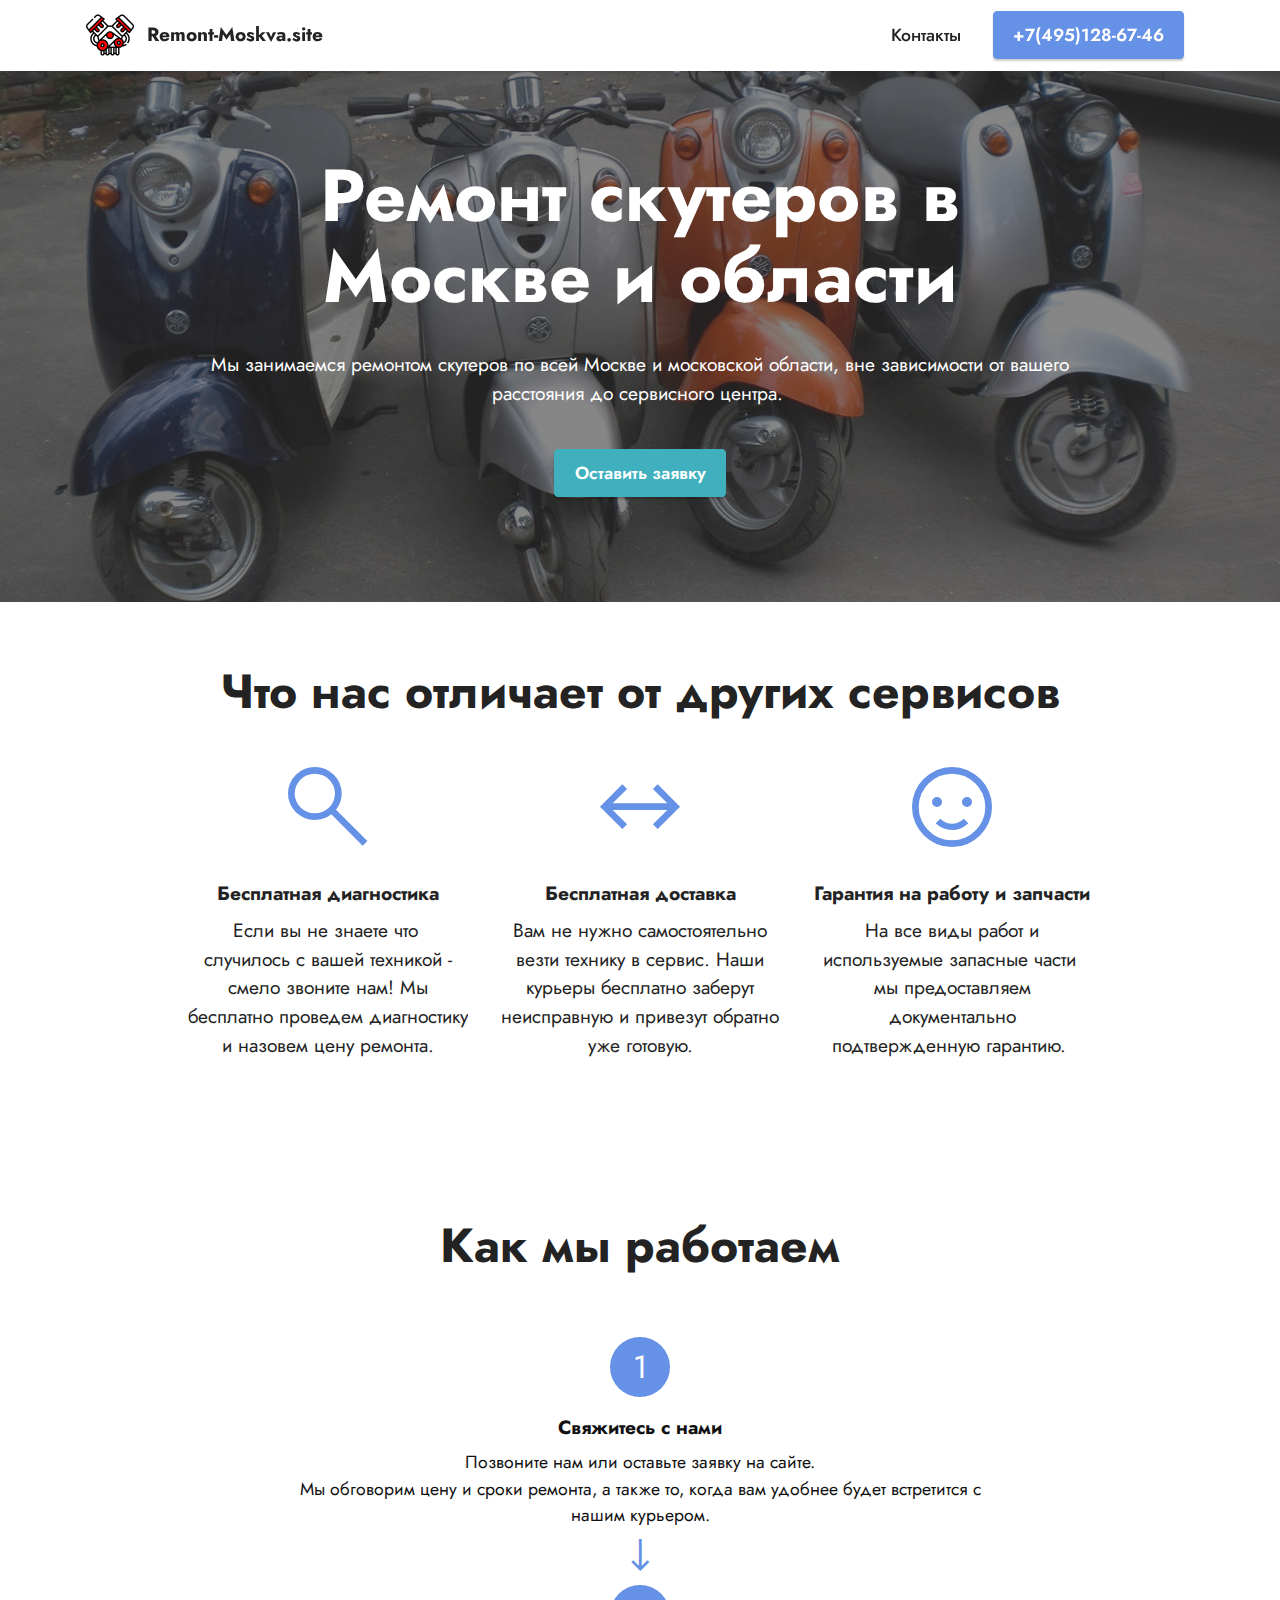
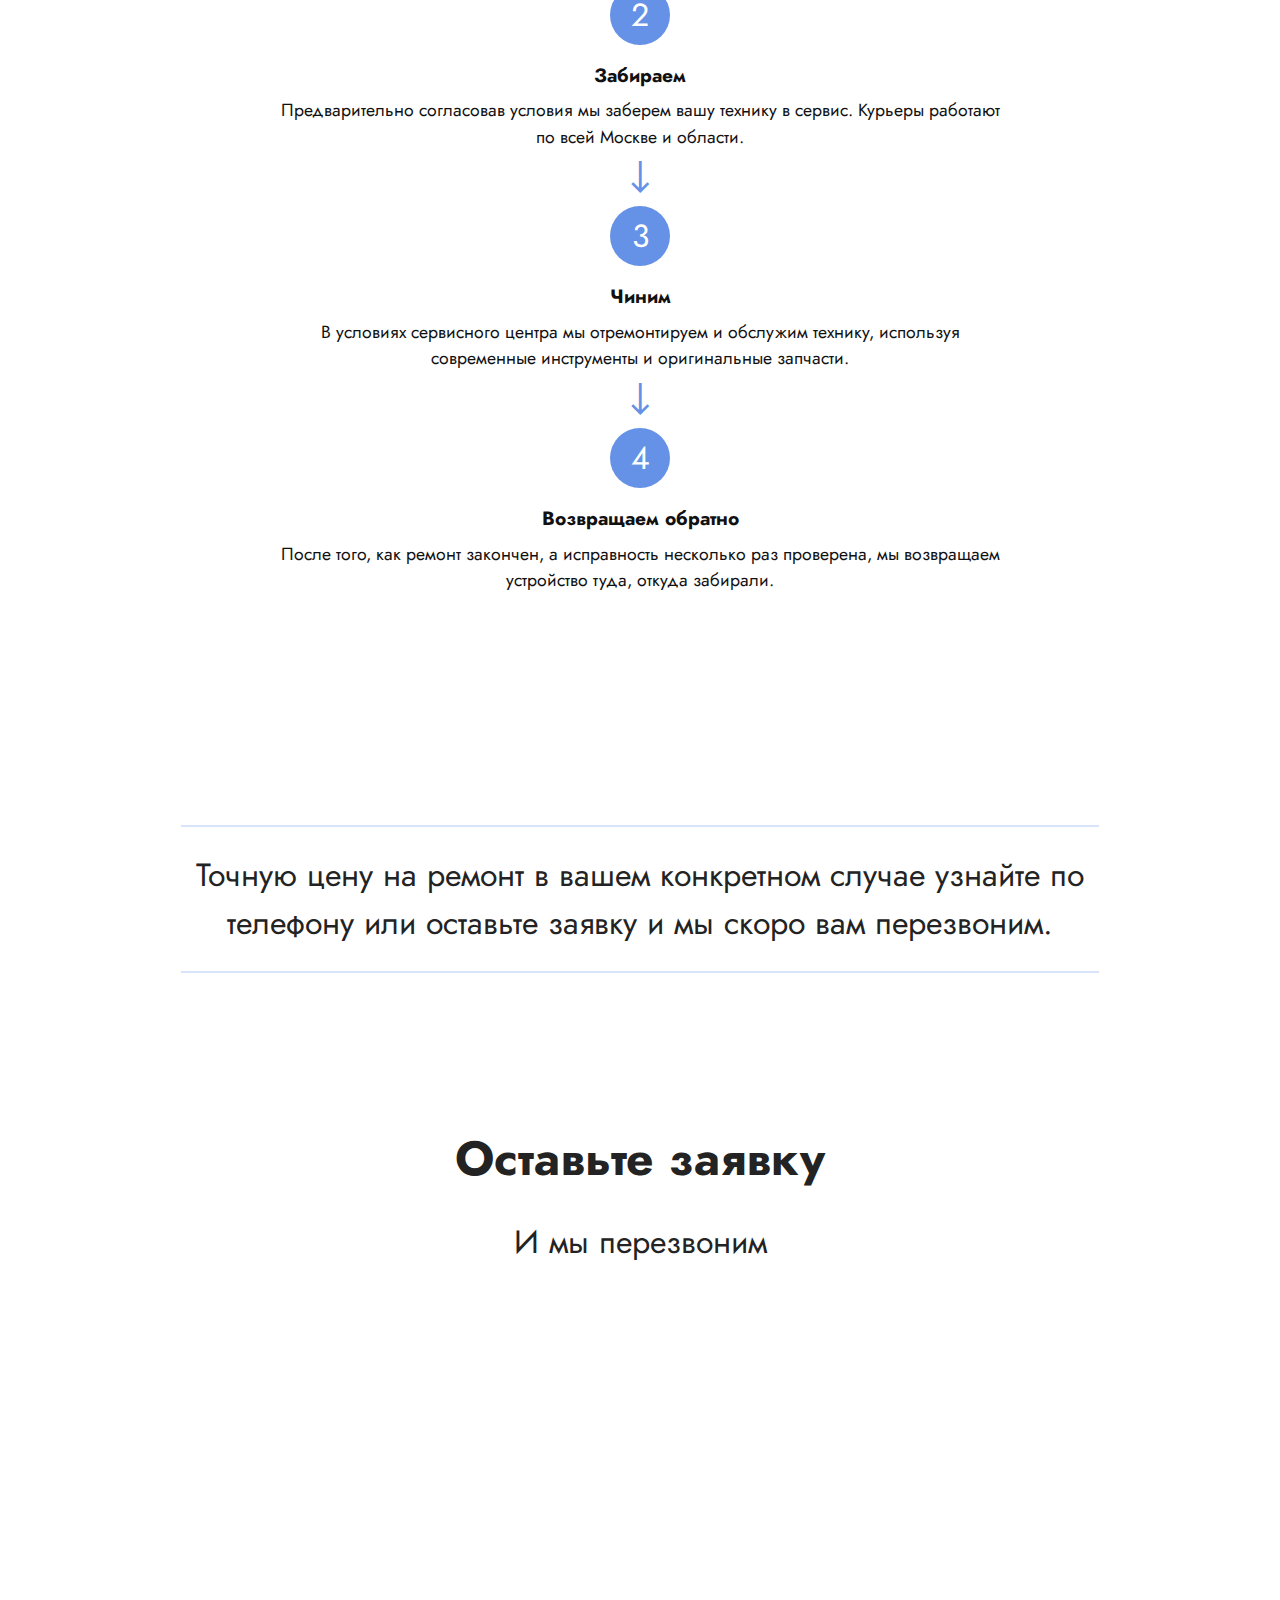
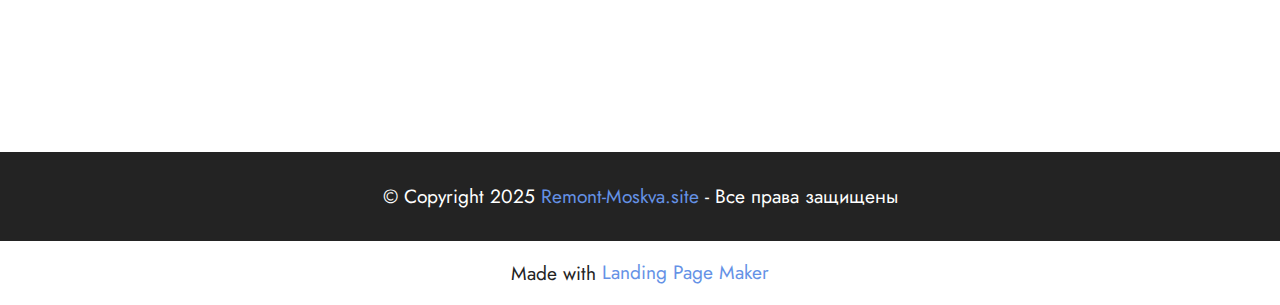
<file: skuter.html>
<!DOCTYPE html>
<html  >
<head>
  <!-- Site made with Mobirise Website Builder v5.7.8, https://mobirise.com -->
  <meta charset="UTF-8">
  <meta http-equiv="X-UA-Compatible" content="IE=edge">
  <meta name="generator" content="Mobirise v5.7.8, mobirise.com">
  <meta name="viewport" content="width=device-width, initial-scale=1, minimum-scale=1">
  <link rel="shortcut icon" href="assets/images/2061866-96x96.png" type="image/x-icon">
  <meta name="description" content="">
  
  
  <title>Ремонт скутеров Москве и области</title>
  <link rel="stylesheet" href="assets/web/assets/mobirise-icons2/mobirise2.css">
  <link rel="stylesheet" href="assets/bootstrap/css/bootstrap.min.css">
  <link rel="stylesheet" href="assets/bootstrap/css/bootstrap-grid.min.css">
  <link rel="stylesheet" href="assets/bootstrap/css/bootstrap-reboot.min.css">
  <link rel="stylesheet" href="assets/dropdown/css/style.css">
  <link rel="stylesheet" href="assets/socicon/css/styles.css">
  <link rel="stylesheet" href="assets/theme/css/style.css">
  <link rel="preload" href="https://fonts.googleapis.com/css?family=Jost:100,200,300,400,500,600,700,800,900,100i,200i,300i,400i,500i,600i,700i,800i,900i&display=swap" as="style" onload="this.onload=null;this.rel='stylesheet'">
  <noscript><link rel="stylesheet" href="https://fonts.googleapis.com/css?family=Jost:100,200,300,400,500,600,700,800,900,100i,200i,300i,400i,500i,600i,700i,800i,900i&display=swap"></noscript>
  <link rel="preload" as="style" href="assets/mobirise/css/mbr-additional.css"><link rel="stylesheet" href="assets/mobirise/css/mbr-additional.css" type="text/css">

  
  <!-- Yandex.Metrika counter -->
<script type="text/javascript" >
   (function(m,e,t,r,i,k,a){m[i]=m[i]||function(){(m[i].a=m[i].a||[]).push(arguments)};
   m[i].l=1*new Date();k=e.createElement(t),a=e.getElementsByTagName(t)[0],k.async=1,k.src=r,a.parentNode.insertBefore(k,a)})
   (window, document, "script", "https://mc.yandex.ru/metrika/tag.js", "ym");

   ym(85920995, "init", {
        clickmap:true,
        trackLinks:true,
        accurateTrackBounce:true,
        webvisor:true
   });
</script>
<noscript><div><img src="https://mc.yandex.ru/watch/85920995" style="position:absolute; left:-9999px;" alt="" /></div></noscript>
<!-- /Yandex.Metrika counter -->
  
</head>
<body>

<!-- Analytics -->
<script src="https://yastatic.net/s3/frontend/forms/_/embed.js"></script>
<!-- /Analytics -->


  
  <section data-bs-version="5.1" class="menu menu2 cid-sLQBxP24j8" once="menu" id="menu2-2d">
    
    <nav class="navbar navbar-dropdown navbar-fixed-top navbar-expand-lg">
        <div class="container">
            <div class="navbar-brand">
                <span class="navbar-logo">
                    <a href="index.html">
                        <img src="assets/images/2061866-96x96.png" alt="Mobirise" style="height: 3rem;">
                    </a>
                </span>
                <span class="navbar-caption-wrap"><a class="navbar-caption text-black text-primary display-7" href="index.html">Remont-Moskva.site</a></span>
            </div>
            <button class="navbar-toggler" type="button" data-toggle="collapse" data-bs-toggle="collapse" data-target="#navbarSupportedContent" data-bs-target="#navbarSupportedContent" aria-controls="navbarNavAltMarkup" aria-expanded="false" aria-label="Toggle navigation">
                <div class="hamburger">
                    <span></span>
                    <span></span>
                    <span></span>
                    <span></span>
                </div>
            </button>
            <div class="collapse navbar-collapse" id="navbarSupportedContent">
                <ul class="navbar-nav nav-dropdown" data-app-modern-menu="true"><li class="nav-item"><a class="nav-link link text-black text-primary display-4" href="kontakti.html">Контакты</a>
                    </li></ul>
                
                <div class="navbar-buttons mbr-section-btn"><a class="btn btn-primary display-4" href="tel:+7(495)128-67-46">+7(495)128-67-46</a></div>
            </div>
        </div>
    </nav>
</section>

<section data-bs-version="5.1" class="info3 cid-sLzk2RfZ7y" id="info3-17">

    

    <div class="mbr-overlay" style="opacity: 0.6; background-color: rgb(53, 53, 53);">
    </div>

    <div class="container">
        <div class="row justify-content-center">
            <div class="card col-12 col-lg-10">
                <div class="card-wrapper">
                    <div class="card-box align-center">
                        <h4 class="card-title mbr-fonts-style align-center mb-4 display-1">
                            <strong>Ремонт скутеров в Москве и области</strong></h4>
                        <p class="mbr-text mbr-fonts-style mb-4 display-7">Мы занимаемся ремонтом скутеров по всей Москве и московской области, вне зависимости от вашего расстояния до сервисного центра.&nbsp;<br></p>
                        <div class="mbr-section-btn mt-3"><a class="btn btn-success display-4" href="skuter.html#header9-44">Оставить заявку</a></div>
                    </div>
                </div>
            </div>
        </div>
    </div>
</section>

<section data-bs-version="5.1" class="features1 cid-sLRtNC3GMq" id="features1-2o">
    

    
    <div class="container-fluid">
        <div class="row">
            <div class="col-12 col-lg-9">
                <h3 class="mbr-section-title mbr-fonts-style align-center mb-0 display-2"><strong>Что нас отличает от других сервисов</strong></h3>
                
            </div>
        </div>
        <div class="row">
            <div class="card col-12 col-md-6 col-lg-3">
                <div class="card-wrapper">
                    <div class="card-box align-center">
                        <div class="iconfont-wrapper">
                            <span class="mbr-iconfont mobi-mbri-search mobi-mbri"></span>
                        </div>
                        <h5 class="card-title mbr-fonts-style display-7"><strong>Бесплатная диагностика</strong></h5>
                        <p class="card-text mbr-fonts-style display-7">Если вы не знаете что&nbsp; случилось с вашей техникой - смело звоните нам! Мы бесплатно проведем диагностику и назовем цену ремонта.</p>
                    </div>
                </div>
            </div>
            <div class="card col-12 col-md-6 col-lg-3">
                <div class="card-wrapper">
                    <div class="card-box align-center">
                        <div class="iconfont-wrapper">
                            <span class="mbr-iconfont mobi-mbri-left-right mobi-mbri"></span>
                        </div>
                        <h5 class="card-title mbr-fonts-style display-7"><strong>Бесплатная доставка</strong></h5>
                        <p class="card-text mbr-fonts-style display-7">Вам не нужно самостоятельно везти технику в сервис. Наши курьеры бесплатно заберут неисправную и привезут обратно уже готовую.</p>
                    </div>
                </div>
            </div>
            <div class="card col-12 col-md-6 col-lg-3">
                <div class="card-wrapper">
                    <div class="card-box align-center">
                        <div class="iconfont-wrapper">
                            <span class="mbr-iconfont mobi-mbri-smile-face mobi-mbri"></span>
                        </div>
                        <h5 class="card-title mbr-fonts-style display-7"><strong>Гарантия на работу и запчасти</strong></h5>
                        <p class="card-text mbr-fonts-style display-7">На все виды работ и используемые запасные части&nbsp; мы предоставляем документально подтвержденную гарантию.&nbsp;</p>
                    </div>
                </div>
            </div>
            
        </div>
    </div>
</section>

<section data-bs-version="5.1" class="features20 cid-sLRtOXUW1O" id="features21-2p">

    
    
    <div class="container">
        <div class="row justify-content-center">
            <div class="col-md-12 col-lg-9">
                <div class="card-wrapper mb-4">
                    <div class="card-box align-center">
                        <h4 class="card-title mbr-fonts-style mb-4 display-2"><strong>Как мы работаем</strong></h4>
                        
                        
                    </div>
                </div>
            </div>
            <div class="col-12 col-md-8">
                <div class="item mbr-flex">
                    <div class="icon-wrap w-100">
                        <div class="icon-box">
                            <span class="step-number mbr-fonts-style display-5">1</span>
                        </div>
                    </div>
                    <div class="text-box">
                        <h4 class="icon-title card-title mbr-black mbr-fonts-style display-7"><strong>Свяжитесь с нами</strong></h4>
                        <h5 class="icon-text mbr-black mbr-fonts-style display-4">Позвоните нам или оставьте заявку на сайте.
<div>Мы обговорим цену и сроки ремонта, а также то, когда вам удобнее будет встретится с нашим курьером.</div></h5>
                    </div>
                </div>
                <div class="item mbr-flex">
                    <div class="icon-wrap w-100">
                        <div class="icon-box">
                            <span class="step-number mbr-fonts-style display-5">2</span>
                        </div>
                    </div>
                    <div class="text-box">
                        <h4 class="icon-title card-title mbr-black mbr-fonts-style display-7">
                            <strong>Забираем</strong>
                        </h4>
                        <h5 class="icon-text mbr-black mbr-fonts-style display-4">Предварительно согласовав условия мы заберем вашу технику в сервис. Курьеры работают по  всей Москве и области.</h5>
                    </div>
                </div>
                <div class="item mbr-flex">
                    <div class="icon-wrap w-100">
                        <div class="icon-box">
                            <span class="step-number mbr-fonts-style display-5">3</span>
                        </div>
                    </div>
                    <div class="text-box">
                        <h4 class="icon-title card-title mbr-black mbr-fonts-style display-7">
                            <strong>Чиним</strong>
                        </h4>
                        <h5 class="icon-text mbr-black mbr-fonts-style display-4">В условиях сервисного центра мы отремонтируем и обслужим технику, используя современные инструменты и оригинальные запчасти.</h5>
                    </div>
                </div>
                <div class="item mbr-flex last">
                    <div class="icon-wrap w-100">
                        <div class="icon-box">
                            <span class="step-number mbr-fonts-style display-5">4</span>
                        </div>
                    </div>
                    <div class="text-box">
                        <h4 class="icon-title card-title mbr-black mbr-fonts-style display-7"><strong>Возвращаем обратно</strong></h4>
                        <h5 class="icon-text mbr-black mbr-fonts-style display-4">После того, как ремонт закончен, а исправность  несколько раз проверена, мы возвращаем устройство туда, откуда забирали.</h5>
                    </div>
                </div>
                
                
                
                
                
                
            </div>
        </div>
    </div>
</section>

<section data-bs-version="5.1" class="content6 cid-sLRtD2zCvW" id="content6-2l">
    
    <div class="container">
        <div class="row justify-content-center">
            <div class="col-md-12 col-lg-10">
                <hr class="line">
                <p class="mbr-text align-center mbr-fonts-style my-4 display-5">Точную цену на ремонт в вашем конкретном случае узнайте по телефону или оставьте заявку и мы скоро вам перезвоним.</p>
                <hr class="line">
            </div>
        </div>
    </div>
</section>

<section data-bs-version="5.1" class="content4 cid-tzhgWVtOcT" id="content4-43">
    

    
    
    <div class="container">
        <div class="row justify-content-center">
            <div class="title col-md-12 col-lg-10">
                <h3 class="mbr-section-title mbr-fonts-style align-center mb-4 display-2"><strong>Оставьте заявку</strong></h3>
                <h4 class="mbr-section-subtitle align-center mbr-fonts-style mb-4 display-5">И мы перезвоним</h4>
                
            </div>
        </div>
    </div>
</section>

<section data-bs-version="5.1" class="header9 cid-tzhgXtTw5h" id="header9-44">

    

    
    

    <div class="text-center container">
        <div class="row justify-content-center">
            <div class="col-md-12 col-lg-9">
                <div class="image-wrap mb-4">
                    <iframe src="https://forms.yandex.ru/u/6419eebb73cee704e9f37db8/?iframe=1" frameborder="0" name="ya-form-6419eebb73cee704e9f37db8" width="650"></iframe>
                </div>
                
                
                
            </div>
        </div>
    </div>
</section>

<section data-bs-version="5.1" class="footer7 cid-sLQyhUTQt0" once="footers" id="footer7-25">

    

    

    <div class="container">
        <div class="media-container-row align-center mbr-white">
            <div class="col-12">
                <p class="mbr-text mb-0 mbr-fonts-style display-7">
                    © Copyright 2025 <a href="index.html" class="text-primary">Remont-Moskva.site</a>  - Все права защищены</p>
            </div>
        </div>
    </div>
</section><section class="display-7" style="padding: 0;align-items: center;justify-content: center;flex-wrap: wrap;    align-content: center;display: flex;position: relative;height: 4rem;"><a href="https://mobiri.se/2500632" style="flex: 1 1;height: 4rem;position: absolute;width: 100%;z-index: 1;"><img alt="" style="height: 4rem;" src="[data-uri]"></a><p style="margin: 0;text-align: center;" class="display-7">Made with &#8204;</p><a style="z-index:1" href="https://mobirise.com/builder/landing-page-builder.html">Landing Page Maker</a></section><script src="assets/bootstrap/js/bootstrap.bundle.min.js"></script>  <script src="assets/smoothscroll/smooth-scroll.js"></script>  <script src="assets/ytplayer/index.js"></script>  <script src="assets/dropdown/js/navbar-dropdown.js"></script>  <script src="assets/theme/js/script.js"></script>  
  
  
</body>
</html>
</file>
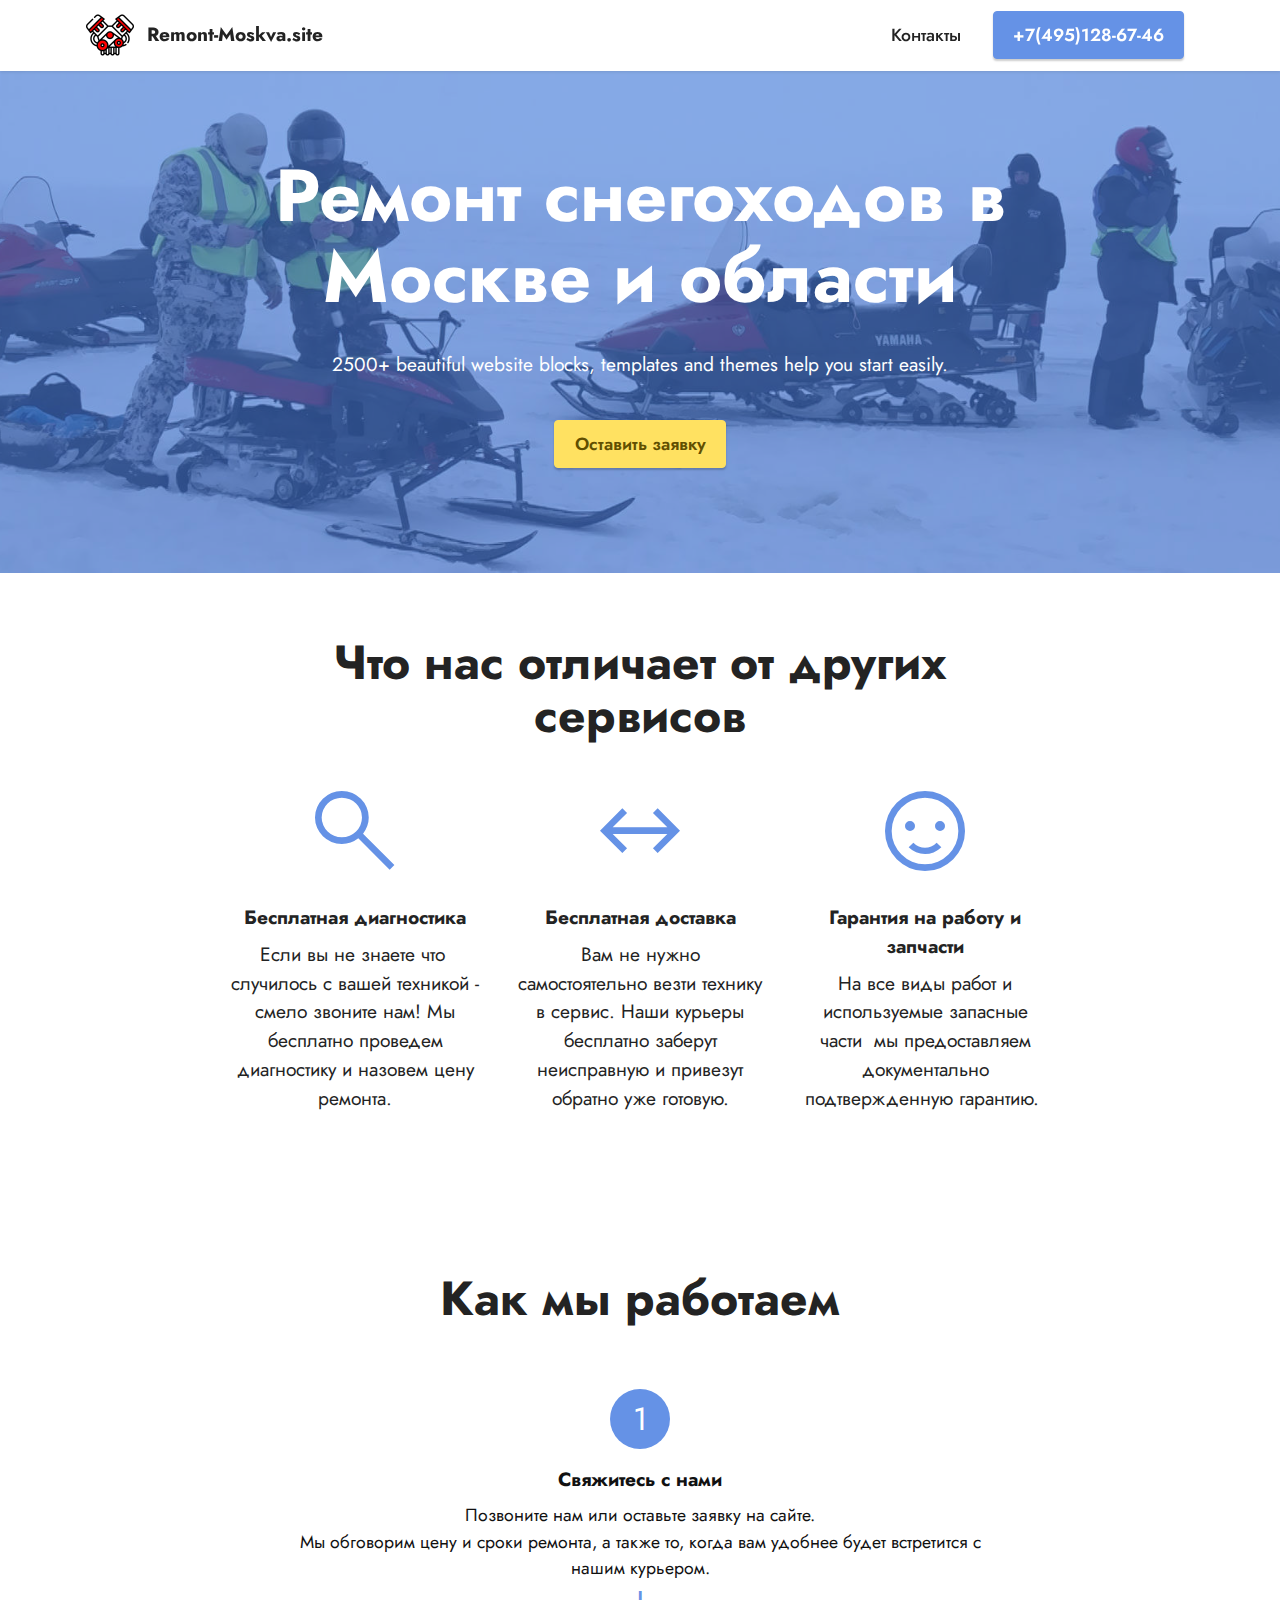
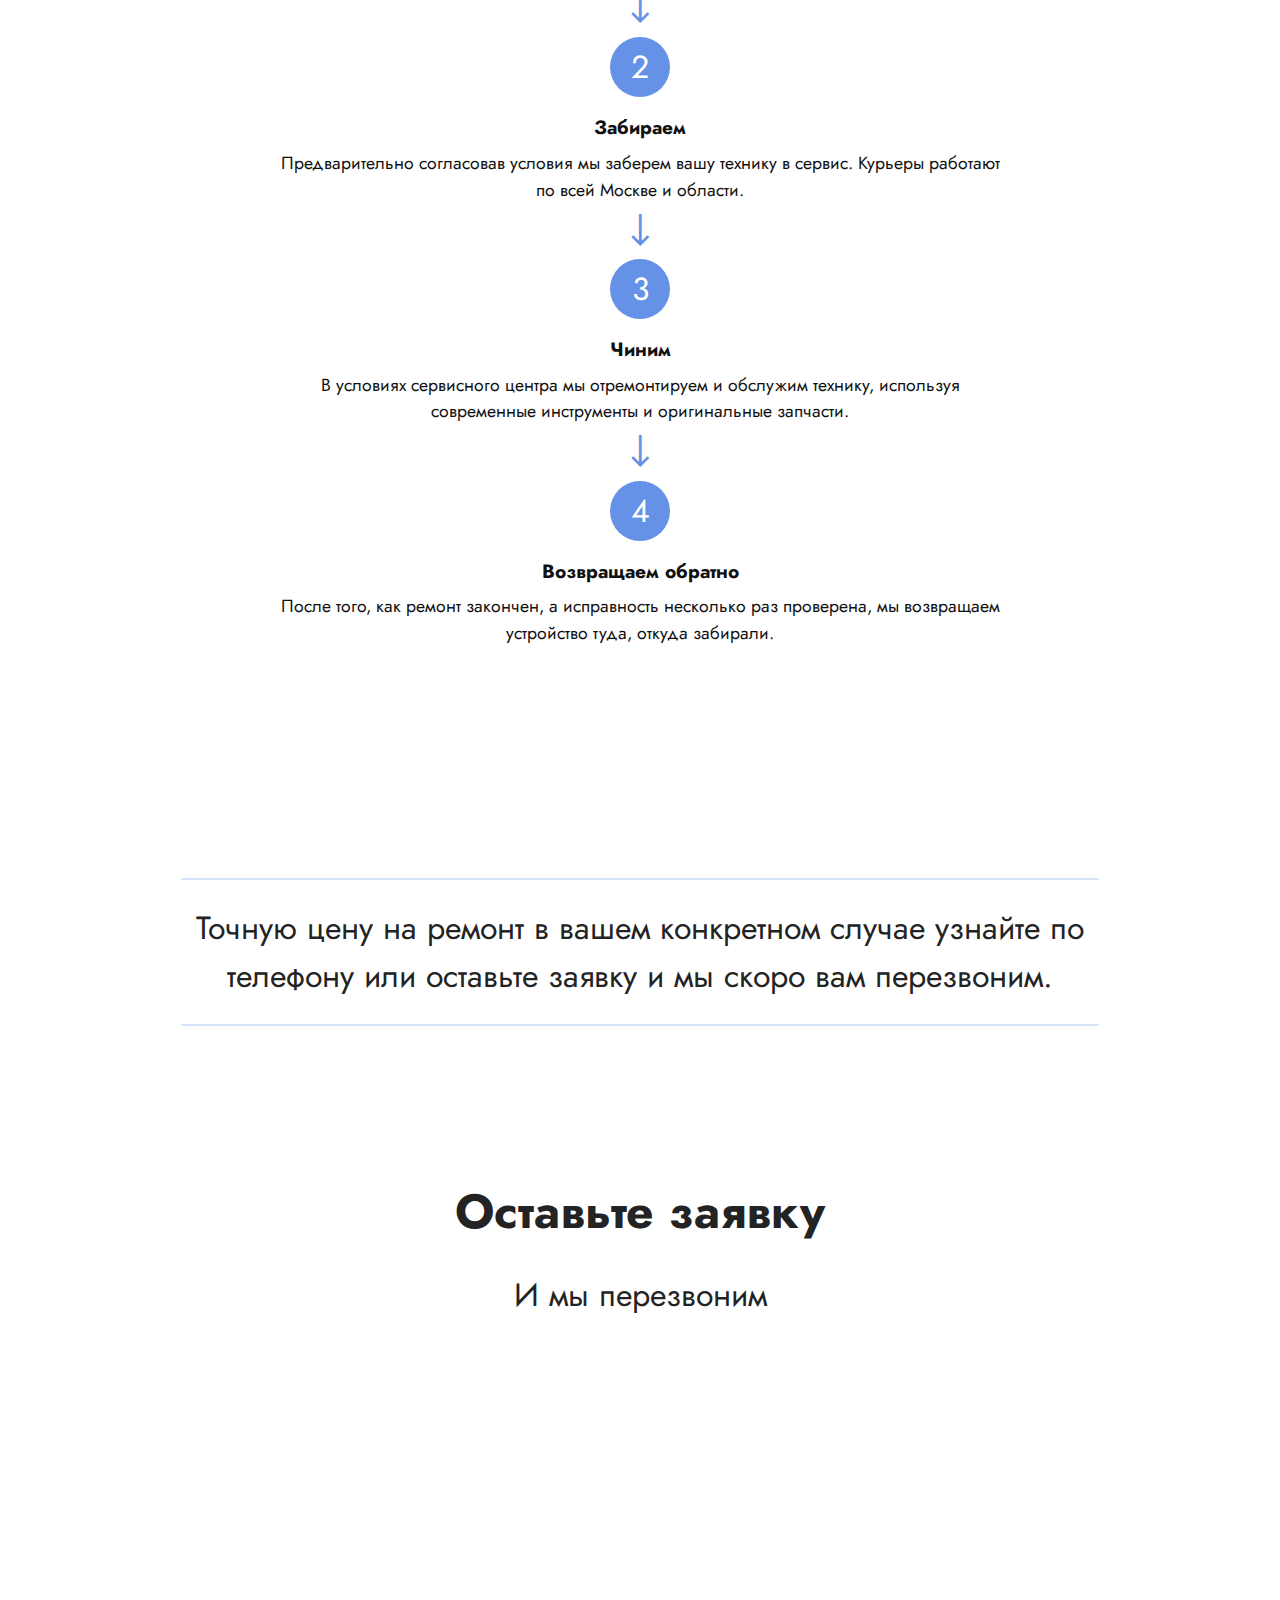
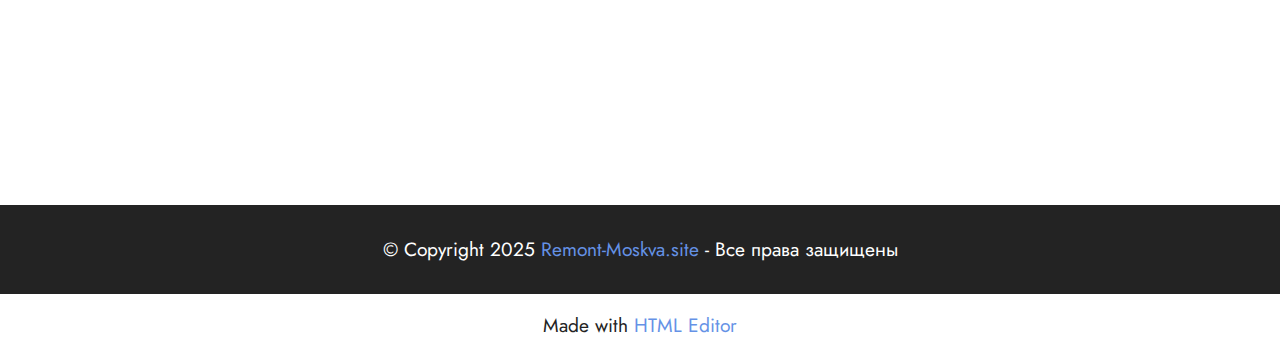
<file: snegohod.html>
<!DOCTYPE html>
<html  >
<head>
  <!-- Site made with Mobirise Website Builder v5.7.8, https://mobirise.com -->
  <meta charset="UTF-8">
  <meta http-equiv="X-UA-Compatible" content="IE=edge">
  <meta name="generator" content="Mobirise v5.7.8, mobirise.com">
  <meta name="viewport" content="width=device-width, initial-scale=1, minimum-scale=1">
  <link rel="shortcut icon" href="assets/images/2061866-96x96.png" type="image/x-icon">
  <meta name="description" content="">
  
  
  <title>Ремонт снегоходов в Москве и области</title>
  <link rel="stylesheet" href="assets/web/assets/mobirise-icons2/mobirise2.css">
  <link rel="stylesheet" href="assets/bootstrap/css/bootstrap.min.css">
  <link rel="stylesheet" href="assets/bootstrap/css/bootstrap-grid.min.css">
  <link rel="stylesheet" href="assets/bootstrap/css/bootstrap-reboot.min.css">
  <link rel="stylesheet" href="assets/dropdown/css/style.css">
  <link rel="stylesheet" href="assets/socicon/css/styles.css">
  <link rel="stylesheet" href="assets/theme/css/style.css">
  <link rel="preload" href="https://fonts.googleapis.com/css?family=Jost:100,200,300,400,500,600,700,800,900,100i,200i,300i,400i,500i,600i,700i,800i,900i&display=swap" as="style" onload="this.onload=null;this.rel='stylesheet'">
  <noscript><link rel="stylesheet" href="https://fonts.googleapis.com/css?family=Jost:100,200,300,400,500,600,700,800,900,100i,200i,300i,400i,500i,600i,700i,800i,900i&display=swap"></noscript>
  <link rel="preload" as="style" href="assets/mobirise/css/mbr-additional.css"><link rel="stylesheet" href="assets/mobirise/css/mbr-additional.css" type="text/css">

  
  <!-- Yandex.Metrika counter -->
<script type="text/javascript" >
   (function(m,e,t,r,i,k,a){m[i]=m[i]||function(){(m[i].a=m[i].a||[]).push(arguments)};
   m[i].l=1*new Date();k=e.createElement(t),a=e.getElementsByTagName(t)[0],k.async=1,k.src=r,a.parentNode.insertBefore(k,a)})
   (window, document, "script", "https://mc.yandex.ru/metrika/tag.js", "ym");

   ym(85920995, "init", {
        clickmap:true,
        trackLinks:true,
        accurateTrackBounce:true,
        webvisor:true
   });
</script>
<noscript><div><img src="https://mc.yandex.ru/watch/85920995" style="position:absolute; left:-9999px;" alt="" /></div></noscript>
<!-- /Yandex.Metrika counter -->
  
</head>
<body>

<!-- Analytics -->
<script src="https://yastatic.net/s3/frontend/forms/_/embed.js"></script>
<!-- /Analytics -->


  
  <section data-bs-version="5.1" class="menu menu2 cid-sLQBxP24j8" once="menu" id="menu2-2d">
    
    <nav class="navbar navbar-dropdown navbar-fixed-top navbar-expand-lg">
        <div class="container">
            <div class="navbar-brand">
                <span class="navbar-logo">
                    <a href="index.html">
                        <img src="assets/images/2061866-96x96.png" alt="Mobirise" style="height: 3rem;">
                    </a>
                </span>
                <span class="navbar-caption-wrap"><a class="navbar-caption text-black text-primary display-7" href="index.html">Remont-Moskva.site</a></span>
            </div>
            <button class="navbar-toggler" type="button" data-toggle="collapse" data-bs-toggle="collapse" data-target="#navbarSupportedContent" data-bs-target="#navbarSupportedContent" aria-controls="navbarNavAltMarkup" aria-expanded="false" aria-label="Toggle navigation">
                <div class="hamburger">
                    <span></span>
                    <span></span>
                    <span></span>
                    <span></span>
                </div>
            </button>
            <div class="collapse navbar-collapse" id="navbarSupportedContent">
                <ul class="navbar-nav nav-dropdown" data-app-modern-menu="true"><li class="nav-item"><a class="nav-link link text-black text-primary display-4" href="kontakti.html">Контакты</a>
                    </li></ul>
                
                <div class="navbar-buttons mbr-section-btn"><a class="btn btn-primary display-4" href="tel:+7(495)128-67-46">+7(495)128-67-46</a></div>
            </div>
        </div>
    </nav>
</section>

<section data-bs-version="5.1" class="info3 cid-sL4QVTopZY" id="info3-n">

    

    <div class="mbr-overlay" style="opacity: 0.6; background-color: rgb(68, 121, 217);">
    </div>

    <div class="container">
        <div class="row justify-content-center">
            <div class="card col-12 col-lg-10">
                <div class="card-wrapper">
                    <div class="card-box align-center">
                        <h4 class="card-title mbr-fonts-style align-center mb-4 display-1">
                            <strong>Ремонт снегоходов в Москве и области</strong></h4>
                        <p class="mbr-text mbr-fonts-style mb-4 display-7">
                            2500+ beautiful website blocks, templates and themes help you start easily.</p>
                        <div class="mbr-section-btn mt-3"><a class="btn btn-warning display-4" href="snegohod.html#header9-3w">Оставить заявку</a></div>
                    </div>
                </div>
            </div>
        </div>
    </div>
</section>

<section data-bs-version="5.1" class="features1 cid-sLRwnMp0hn" id="features1-35">
    

    
    <div class="container">
        <div class="row">
            <div class="col-12 col-lg-9">
                <h3 class="mbr-section-title mbr-fonts-style align-center mb-0 display-2"><strong>Что нас отличает от других сервисов</strong></h3>
                
            </div>
        </div>
        <div class="row">
            <div class="card col-12 col-md-6 col-lg-3">
                <div class="card-wrapper">
                    <div class="card-box align-center">
                        <div class="iconfont-wrapper">
                            <span class="mbr-iconfont mobi-mbri-search mobi-mbri"></span>
                        </div>
                        <h5 class="card-title mbr-fonts-style display-7"><strong>Бесплатная диагностика</strong></h5>
                        <p class="card-text mbr-fonts-style display-7">Если вы не знаете что&nbsp; случилось с вашей техникой - смело звоните нам! Мы бесплатно проведем диагностику и назовем цену ремонта.</p>
                    </div>
                </div>
            </div>
            <div class="card col-12 col-md-6 col-lg-3">
                <div class="card-wrapper">
                    <div class="card-box align-center">
                        <div class="iconfont-wrapper">
                            <span class="mbr-iconfont mobi-mbri-left-right mobi-mbri"></span>
                        </div>
                        <h5 class="card-title mbr-fonts-style display-7"><strong>Бесплатная доставка</strong></h5>
                        <p class="card-text mbr-fonts-style display-7">Вам не нужно самостоятельно везти технику в сервис. Наши курьеры бесплатно заберут неисправную и привезут обратно уже готовую.</p>
                    </div>
                </div>
            </div>
            <div class="card col-12 col-md-6 col-lg-3">
                <div class="card-wrapper">
                    <div class="card-box align-center">
                        <div class="iconfont-wrapper">
                            <span class="mbr-iconfont mobi-mbri-smile-face mobi-mbri"></span>
                        </div>
                        <h5 class="card-title mbr-fonts-style display-7"><strong>Гарантия на работу и запчасти</strong></h5>
                        <p class="card-text mbr-fonts-style display-7">На все виды работ и используемые запасные части&nbsp; мы предоставляем документально подтвержденную гарантию.&nbsp;</p>
                    </div>
                </div>
            </div>
            
        </div>
    </div>
</section>

<section data-bs-version="5.1" class="features20 cid-sLRwmurrRc" id="features21-34">

    
    
    <div class="container">
        <div class="row justify-content-center">
            <div class="col-md-12 col-lg-9">
                <div class="card-wrapper mb-4">
                    <div class="card-box align-center">
                        <h4 class="card-title mbr-fonts-style mb-4 display-2"><strong>Как мы работаем</strong></h4>
                        
                        
                    </div>
                </div>
            </div>
            <div class="col-12 col-md-8">
                <div class="item mbr-flex">
                    <div class="icon-wrap w-100">
                        <div class="icon-box">
                            <span class="step-number mbr-fonts-style display-5">1</span>
                        </div>
                    </div>
                    <div class="text-box">
                        <h4 class="icon-title card-title mbr-black mbr-fonts-style display-7"><strong>Свяжитесь с нами</strong></h4>
                        <h5 class="icon-text mbr-black mbr-fonts-style display-4">Позвоните нам или оставьте заявку на сайте.
<div>Мы обговорим цену и сроки ремонта, а также то, когда вам удобнее будет встретится с нашим курьером.</div></h5>
                    </div>
                </div>
                <div class="item mbr-flex">
                    <div class="icon-wrap w-100">
                        <div class="icon-box">
                            <span class="step-number mbr-fonts-style display-5">2</span>
                        </div>
                    </div>
                    <div class="text-box">
                        <h4 class="icon-title card-title mbr-black mbr-fonts-style display-7">
                            <strong>Забираем</strong>
                        </h4>
                        <h5 class="icon-text mbr-black mbr-fonts-style display-4">Предварительно согласовав условия мы заберем вашу технику в сервис. Курьеры работают по  всей Москве и области.</h5>
                    </div>
                </div>
                <div class="item mbr-flex">
                    <div class="icon-wrap w-100">
                        <div class="icon-box">
                            <span class="step-number mbr-fonts-style display-5">3</span>
                        </div>
                    </div>
                    <div class="text-box">
                        <h4 class="icon-title card-title mbr-black mbr-fonts-style display-7">
                            <strong>Чиним</strong>
                        </h4>
                        <h5 class="icon-text mbr-black mbr-fonts-style display-4">В условиях сервисного центра мы отремонтируем и обслужим технику, используя современные инструменты и оригинальные запчасти.</h5>
                    </div>
                </div>
                <div class="item mbr-flex last">
                    <div class="icon-wrap w-100">
                        <div class="icon-box">
                            <span class="step-number mbr-fonts-style display-5">4</span>
                        </div>
                    </div>
                    <div class="text-box">
                        <h4 class="icon-title card-title mbr-black mbr-fonts-style display-7"><strong>Возвращаем обратно</strong></h4>
                        <h5 class="icon-text mbr-black mbr-fonts-style display-4">После того, как ремонт закончен, а исправность  несколько раз проверена, мы возвращаем устройство туда, откуда забирали.</h5>
                    </div>
                </div>
                
                
                
                
                
                
            </div>
        </div>
    </div>
</section>

<section data-bs-version="5.1" class="content6 cid-sLRwllFBjA" id="content6-33">
    
    <div class="container">
        <div class="row justify-content-center">
            <div class="col-md-12 col-lg-10">
                <hr class="line">
                <p class="mbr-text align-center mbr-fonts-style my-4 display-5">Точную цену на ремонт в вашем конкретном случае узнайте по телефону или оставьте заявку и мы скоро вам перезвоним.</p>
                <hr class="line">
            </div>
        </div>
    </div>
</section>

<section data-bs-version="5.1" class="content4 cid-tzhgrzDTO3" id="content4-3v">
    

    
    
    <div class="container">
        <div class="row justify-content-center">
            <div class="title col-md-12 col-lg-10">
                <h3 class="mbr-section-title mbr-fonts-style align-center mb-4 display-2"><strong>Оставьте заявку</strong></h3>
                <h4 class="mbr-section-subtitle align-center mbr-fonts-style mb-4 display-5">И мы перезвоним</h4>
                
            </div>
        </div>
    </div>
</section>

<section data-bs-version="5.1" class="header9 cid-tzhgsbAtXB" id="header9-3w">

    

    
    

    <div class="text-center container">
        <div class="row justify-content-center">
            <div class="col-md-12 col-lg-9">
                <div class="image-wrap mb-4">
                    <iframe src="https://forms.yandex.ru/u/6419eebb73cee704e9f37db8/?iframe=1" frameborder="0" name="ya-form-6419eebb73cee704e9f37db8" width="650"></iframe>
                </div>
                
                
                
            </div>
        </div>
    </div>
</section>

<section data-bs-version="5.1" class="footer7 cid-sLQyhUTQt0" once="footers" id="footer7-25">

    

    

    <div class="container">
        <div class="media-container-row align-center mbr-white">
            <div class="col-12">
                <p class="mbr-text mb-0 mbr-fonts-style display-7">
                    © Copyright 2025 <a href="index.html" class="text-primary">Remont-Moskva.site</a>  - Все права защищены</p>
            </div>
        </div>
    </div>
</section><section class="display-7" style="padding: 0;align-items: center;justify-content: center;flex-wrap: wrap;    align-content: center;display: flex;position: relative;height: 4rem;"><a href="https://mobiri.se/2500632" style="flex: 1 1;height: 4rem;position: absolute;width: 100%;z-index: 1;"><img alt="" style="height: 4rem;" src="[data-uri]"></a><p style="margin: 0;text-align: center;" class="display-7">Made with &#8204;</p><a style="z-index:1" href="https://mobirise.com/html-editor.html">HTML Editor</a></section><script src="assets/bootstrap/js/bootstrap.bundle.min.js"></script>  <script src="assets/smoothscroll/smooth-scroll.js"></script>  <script src="assets/ytplayer/index.js"></script>  <script src="assets/dropdown/js/navbar-dropdown.js"></script>  <script src="assets/theme/js/script.js"></script>  
  
  
</body>
</html>
</file>
<file: assets/web/assets/mobirise-icons2/mobirise2.css>
@font-face {
  font-family: 'Moririse2';
  font-display: swap;
  src:  url('mobirise2.eot?f2bix4');
  src:  url('mobirise2.eot?f2bix4#iefix') format('embedded-opentype'),
    url('mobirise2.ttf?f2bix4') format('truetype'),
    url('mobirise2.woff?f2bix4') format('woff'),
    url('mobirise2.svg?f2bix4#mobirise2') format('svg');
  font-weight: normal;
  font-style: normal;
}

[class^="mobi-"], [class*=" mobi-"] {
  /* use !important to prevent issues with browser extensions that change fonts */
  font-family: 'Moririse2' !important;
  speak: none;
  font-style: normal;
  font-weight: normal;
  font-variant: normal;
  text-transform: none;
  line-height: 1;

  /* Better Font Rendering =========== */
  -webkit-font-smoothing: antialiased;
  -moz-osx-font-smoothing: grayscale;
}

.mobi-mbri-add-submenu:before {
  content: "\e900";
}
.mobi-mbri-alert:before {
  content: "\e901";
}
.mobi-mbri-align-center:before {
  content: "\e902";
}
.mobi-mbri-align-justify:before {
  content: "\e903";
}
.mobi-mbri-align-left:before {
  content: "\e904";
}
.mobi-mbri-align-right:before {
  content: "\e905";
}
.mobi-mbri-android:before {
  content: "\e906";
}
.mobi-mbri-apple:before {
  content: "\e907";
}
.mobi-mbri-arrow-down:before {
  content: "\e908";
}
.mobi-mbri-arrow-next:before {
  content: "\e909";
}
.mobi-mbri-arrow-prev:before {
  content: "\e90a";
}
.mobi-mbri-arrow-up:before {
  content: "\e90b";
}
.mobi-mbri-bold:before {
  content: "\e90c";
}
.mobi-mbri-bookmark:before {
  content: "\e90d";
}
.mobi-mbri-bootstrap:before {
  content: "\e90e";
}
.mobi-mbri-briefcase:before {
  content: "\e90f";
}
.mobi-mbri-browse:before {
  content: "\e910";
}
.mobi-mbri-bulleted-list:before {
  content: "\e911";
}
.mobi-mbri-calendar:before {
  content: "\e912";
}
.mobi-mbri-camera:before {
  content: "\e913";
}
.mobi-mbri-cart-add:before {
  content: "\e914";
}
.mobi-mbri-cart-full:before {
  content: "\e915";
}
.mobi-mbri-cash:before {
  content: "\e916";
}
.mobi-mbri-change-style:before {
  content: "\e917";
}
.mobi-mbri-chat:before {
  content: "\e918";
}
.mobi-mbri-clock:before {
  content: "\e919";
}
.mobi-mbri-close:before {
  content: "\e91a";
}
.mobi-mbri-cloud:before {
  content: "\e91b";
}
.mobi-mbri-code:before {
  content: "\e91c";
}
.mobi-mbri-contact-form:before {
  content: "\e91d";
}
.mobi-mbri-credit-card:before {
  content: "\e91e";
}
.mobi-mbri-cursor-click:before {
  content: "\e91f";
}
.mobi-mbri-cust-feedback:before {
  content: "\e920";
}
.mobi-mbri-database:before {
  content: "\e921";
}
.mobi-mbri-delivery:before {
  content: "\e922";
}
.mobi-mbri-desktop:before {
  content: "\e923";
}
.mobi-mbri-devices:before {
  content: "\e924";
}
.mobi-mbri-down:before {
  content: "\e925";
}
.mobi-mbri-download-2:before {
  content: "\e926";
}
.mobi-mbri-download:before {
  content: "\e927";
}
.mobi-mbri-drag-n-drop-2:before {
  content: "\e928";
}
.mobi-mbri-drag-n-drop:before {
  content: "\e929";
}
.mobi-mbri-edit-2:before {
  content: "\e92a";
}
.mobi-mbri-edit:before {
  content: "\e92b";
}
.mobi-mbri-error:before {
  content: "\e92c";
}
.mobi-mbri-extension:before {
  content: "\e92d";
}
.mobi-mbri-features:before {
  content: "\e92e";
}
.mobi-mbri-file:before {
  content: "\e92f";
}
.mobi-mbri-flag:before {
  content: "\e930";
}
.mobi-mbri-folder:before {
  content: "\e931";
}
.mobi-mbri-gift:before {
  content: "\e932";
}
.mobi-mbri-github:before {
  content: "\e933";
}
.mobi-mbri-globe-2:before {
  content: "\e934";
}
.mobi-mbri-globe:before {
  content: "\e935";
}
.mobi-mbri-growing-chart:before {
  content: "\e936";
}
.mobi-mbri-hearth:before {
  content: "\e937";
}
.mobi-mbri-help:before {
  content: "\e938";
}
.mobi-mbri-home:before {
  content: "\e939";
}
.mobi-mbri-hot-cup:before {
  content: "\e93a";
}
.mobi-mbri-idea:before {
  content: "\e93b";
}
.mobi-mbri-image-gallery:before {
  content: "\e93c";
}
.mobi-mbri-image-slider:before {
  content: "\e93d";
}
.mobi-mbri-info:before {
  content: "\e93e";
}
.mobi-mbri-italic:before {
  content: "\e93f";
}
.mobi-mbri-key:before {
  content: "\e940";
}
.mobi-mbri-laptop:before {
  content: "\e941";
}
.mobi-mbri-layers:before {
  content: "\e942";
}
.mobi-mbri-left-right:before {
  content: "\e943";
}
.mobi-mbri-left:before {
  content: "\e944";
}
.mobi-mbri-letter:before {
  content: "\e945";
}
.mobi-mbri-like:before {
  content: "\e946";
}
.mobi-mbri-link:before {
  content: "\e947";
}
.mobi-mbri-lock:before {
  content: "\e948";
}
.mobi-mbri-login:before {
  content: "\e949";
}
.mobi-mbri-logout:before {
  content: "\e94a";
}
.mobi-mbri-magic-stick:before {
  content: "\e94b";
}
.mobi-mbri-map-pin:before {
  content: "\e94c";
}
.mobi-mbri-menu:before {
  content: "\e94d";
}
.mobi-mbri-mobile-2:before {
  content: "\e94e";
}
.mobi-mbri-mobile-horizontal:before {
  content: "\e94f";
}
.mobi-mbri-mobile:before {
  content: "\e950";
}
.mobi-mbri-mobirise:before {
  content: "\e951";
}
.mobi-mbri-more-horizontal:before {
  content: "\e952";
}
.mobi-mbri-more-vertical:before {
  content: "\e953";
}
.mobi-mbri-music:before {
  content: "\e954";
}
.mobi-mbri-new-file:before {
  content: "\e955";
}
.mobi-mbri-numbered-list:before {
  content: "\e956";
}
.mobi-mbri-opened-folder:before {
  content: "\e957";
}
.mobi-mbri-pages:before {
  content: "\e958";
}
.mobi-mbri-paper-plane:before {
  content: "\e959";
}
.mobi-mbri-paperclip:before {
  content: "\e95a";
}
.mobi-mbri-phone:before {
  content: "\e95b";
}
.mobi-mbri-photo:before {
  content: "\e95c";
}
.mobi-mbri-photos:before {
  content: "\e95d";
}
.mobi-mbri-pin:before {
  content: "\e95e";
}
.mobi-mbri-play:before {
  content: "\e95f";
}
.mobi-mbri-plus:before {
  content: "\e960";
}
.mobi-mbri-preview:before {
  content: "\e961";
}
.mobi-mbri-print:before {
  content: "\e962";
}
.mobi-mbri-protect:before {
  content: "\e963";
}
.mobi-mbri-question:before {
  content: "\e964";
}
.mobi-mbri-quote-left:before {
  content: "\e965";
}
.mobi-mbri-quote-right:before {
  content: "\e966";
}
.mobi-mbri-redo:before {
  content: "\e967";
}
.mobi-mbri-refresh:before {
  content: "\e968";
}
.mobi-mbri-responsive-2:before {
  content: "\e969";
}
.mobi-mbri-responsive:before {
  content: "\e96a";
}
.mobi-mbri-right:before {
  content: "\e96b";
}
.mobi-mbri-rocket:before {
  content: "\e96c";
}
.mobi-mbri-sad-face:before {
  content: "\e96d";
}
.mobi-mbri-sale:before {
  content: "\e96e";
}
.mobi-mbri-save:before {
  content: "\e96f";
}
.mobi-mbri-search:before {
  content: "\e970";
}
.mobi-mbri-setting-2:before {
  content: "\e971";
}
.mobi-mbri-setting-3:before {
  content: "\e972";
}
.mobi-mbri-setting:before {
  content: "\e973";
}
.mobi-mbri-share:before {
  content: "\e974";
}
.mobi-mbri-shopping-bag:before {
  content: "\e975";
}
.mobi-mbri-shopping-basket:before {
  content: "\e976";
}
.mobi-mbri-shopping-cart:before {
  content: "\e977";
}
.mobi-mbri-sites:before {
  content: "\e978";
}
.mobi-mbri-smile-face:before {
  content: "\e979";
}
.mobi-mbri-speed:before {
  content: "\e97a";
}
.mobi-mbri-star:before {
  content: "\e97b";
}
.mobi-mbri-success:before {
  content: "\e97c";
}
.mobi-mbri-sun:before {
  content: "\e97d";
}
.mobi-mbri-sun2:before {
  content: "\e97e";
}
.mobi-mbri-tablet-vertical:before {
  content: "\e97f";
}
.mobi-mbri-tablet:before {
  content: "\e980";
}
.mobi-mbri-target:before {
  content: "\e981";
}
.mobi-mbri-timer:before {
  content: "\e982";
}
.mobi-mbri-to-ftp:before {
  content: "\e983";
}
.mobi-mbri-to-local-drive:before {
  content: "\e984";
}
.mobi-mbri-touch-swipe:before {
  content: "\e985";
}
.mobi-mbri-touch:before {
  content: "\e986";
}
.mobi-mbri-trash:before {
  content: "\e987";
}
.mobi-mbri-underline:before {
  content: "\e988";
}
.mobi-mbri-undo:before {
  content: "\e989";
}
.mobi-mbri-unlink:before {
  content: "\e98a";
}
.mobi-mbri-unlock:before {
  content: "\e98b";
}
.mobi-mbri-up-down:before {
  content: "\e98c";
}
.mobi-mbri-up:before {
  content: "\e98d";
}
.mobi-mbri-update:before {
  content: "\e98e";
}
.mobi-mbri-upload-2:before {
  content: "\e98f";
}
.mobi-mbri-upload:before {
  content: "\e990";
}
.mobi-mbri-user-2:before {
  content: "\e991";
}
.mobi-mbri-user:before {
  content: "\e992";
}
.mobi-mbri-users:before {
  content: "\e993";
}
.mobi-mbri-video-play:before {
  content: "\e994";
}
.mobi-mbri-video:before {
  content: "\e995";
}
.mobi-mbri-watch:before {
  content: "\e996";
}
.mobi-mbri-website-theme-2:before {
  content: "\e997";
}
.mobi-mbri-website-theme:before {
  content: "\e998";
}
.mobi-mbri-wifi:before {
  content: "\e999";
}
.mobi-mbri-windows:before {
  content: "\e99a";
}
.mobi-mbri-zoom-in:before {
  content: "\e99b";
}
.mobi-mbri-zoom-out:before {
  content: "\e99c";
}
</file>
<file: assets/parallax/jarallax.css>
.jarallax {
    position: relative;
    z-index: 0;
}
.jarallax > .jarallax-img {
    position: absolute;
    object-fit: cover;
    /* support for plugin https://github.com/bfred-it/object-fit-images */
    font-family: 'object-fit: cover;';
    top: 0;
    left: 0;
    width: 100%;
    height: 100%;
    z-index: -1;
}
</file>
<file: assets/dropdown/css/style.css>
.navbar-dropdown {
  left: 0;
  padding: 0;
  position: absolute;
  right: 0;
  top: 0;
  transition: all 0.45s ease;
  z-index: 1030;
  background: #282828; }
  .navbar-dropdown .navbar-logo {
    margin-right: 0.8rem;
    transition: margin 0.3s ease-in-out;
    vertical-align: middle; }
    .navbar-dropdown .navbar-logo img {
      height: 3.125rem;
      transition: all 0.3s ease-in-out; }
    .navbar-dropdown .navbar-logo.mbr-iconfont {
      font-size: 3.125rem;
      line-height: 3.125rem; }
  .navbar-dropdown .navbar-caption {
    font-weight: 700;
    white-space: normal;
    vertical-align: -4px;
    line-height: 3.125rem !important; }
    .navbar-dropdown .navbar-caption, .navbar-dropdown .navbar-caption:hover {
      color: inherit;
      text-decoration: none; }
  .navbar-dropdown .mbr-iconfont + .navbar-caption {
    vertical-align: -1px; }
  .navbar-dropdown.navbar-fixed-top {
    position: fixed; }
  .navbar-dropdown .navbar-brand span {
    vertical-align: -4px; }
  .navbar-dropdown.bg-color.transparent {
    background: none; }
  .navbar-dropdown.navbar-short .navbar-brand {
    padding: 0.625rem 0; }
    .navbar-dropdown.navbar-short .navbar-brand span {
      vertical-align: -1px; }
  .navbar-dropdown.navbar-short .navbar-caption {
    line-height: 2.375rem !important;
    vertical-align: -2px; }
  .navbar-dropdown.navbar-short .navbar-logo {
    margin-right: 0.5rem; }
    .navbar-dropdown.navbar-short .navbar-logo img {
      height: 2.375rem; }
    .navbar-dropdown.navbar-short .navbar-logo.mbr-iconfont {
      font-size: 2.375rem;
      line-height: 2.375rem; }
  .navbar-dropdown.navbar-short .mbr-table-cell {
    height: 3.625rem; }
  .navbar-dropdown .navbar-close {
    left: 0.6875rem;
    position: fixed;
    top: 0.75rem;
    z-index: 1000; }
  .navbar-dropdown .hamburger-icon {
    content: "";
    display: inline-block;
    vertical-align: middle;
    width: 16px;
    -webkit-box-shadow: 0 -6px 0 1px #282828,0 0 0 1px #282828,0 6px 0 1px #282828;
    -moz-box-shadow: 0 -6px 0 1px #282828,0 0 0 1px #282828,0 6px 0 1px #282828;
    box-shadow: 0 -6px 0 1px #282828,0 0 0 1px #282828,0 6px 0 1px #282828; }

.dropdown-menu .dropdown-toggle[data-toggle="dropdown-submenu"]::after {
  border-bottom: 0.35em solid transparent;
  border-left: 0.35em solid;
  border-right: 0;
  border-top: 0.35em solid transparent;
  margin-left: 0.3rem; }

.dropdown-menu .dropdown-item:focus {
  outline: 0; }

.nav-dropdown {
  font-size: 0.75rem;
  font-weight: 500;
  height: auto !important; }
  .nav-dropdown .nav-btn {
    padding-left: 1rem; }
  .nav-dropdown .link {
    margin: .667em 1.667em;
    font-weight: 500;
    padding: 0;
    transition: color .2s ease-in-out; }
    .nav-dropdown .link.dropdown-toggle {
      margin-right: 2.583em; }
      .nav-dropdown .link.dropdown-toggle::after {
        margin-left: .25rem;
        border-top: 0.35em solid;
        border-right: 0.35em solid transparent;
        border-left: 0.35em solid transparent;
        border-bottom: 0; }
      .nav-dropdown .link.dropdown-toggle[aria-expanded="true"] {
        margin: 0;
        padding: 0.667em 3.263em  0.667em 1.667em; }
  .nav-dropdown .link::after,
  .nav-dropdown .dropdown-item::after {
    color: inherit; }
  .nav-dropdown .btn {
    font-size: 0.75rem;
    font-weight: 700;
    letter-spacing: 0;
    margin-bottom: 0;
    padding-left: 1.25rem;
    padding-right: 1.25rem; }
  .nav-dropdown .dropdown-menu {
    border-radius: 0;
    border: 0;
    left: 0;
    margin: 0;
    padding-bottom: 1.25rem;
    padding-top: 1.25rem;
    position: relative; }
  .nav-dropdown .dropdown-submenu {
    margin-left: 0.125rem;
    top: 0; }
  .nav-dropdown .dropdown-item {
    font-weight: 500;
    line-height: 2;
    padding: 0.3846em 4.615em 0.3846em 1.5385em;
    position: relative;
    transition: color .2s ease-in-out, background-color .2s ease-in-out; }
    .nav-dropdown .dropdown-item::after {
      margin-top: -0.3077em;
      position: absolute;
      right: 1.1538em;
      top: 50%; }
    .nav-dropdown .dropdown-item:focus, .nav-dropdown .dropdown-item:hover {
      background: none; }

@media (max-width: 767px) {
  .nav-dropdown.navbar-toggleable-sm {
    bottom: 0;
    display: none;
    left: 0;
    overflow-x: hidden;
    position: fixed;
    top: 0;
    transform: translateX(-100%);
    -ms-transform: translateX(-100%);
    -webkit-transform: translateX(-100%);
    width: 18.75rem;
    z-index: 999; } }
.nav-dropdown.navbar-toggleable-xl {
  bottom: 0;
  display: none;
  left: 0;
  overflow-x: hidden;
  position: fixed;
  top: 0;
  transform: translateX(-100%);
  -ms-transform: translateX(-100%);
  -webkit-transform: translateX(-100%);
  width: 18.75rem;
  z-index: 999; }

.nav-dropdown-sm {
  display: block !important;
  overflow-x: hidden;
  overflow: auto;
  padding-top: 3.875rem; }
  .nav-dropdown-sm::after {
    content: "";
    display: block;
    height: 3rem;
    width: 100%; }
  .nav-dropdown-sm.collapse.in ~ .navbar-close {
    display: block !important; }
  .nav-dropdown-sm.collapsing, .nav-dropdown-sm.collapse.in {
    transform: translateX(0);
    -ms-transform: translateX(0);
    -webkit-transform: translateX(0);
    transition: all 0.25s ease-out;
    -webkit-transition: all 0.25s ease-out;
    background: #282828; }
  .nav-dropdown-sm.collapsing[aria-expanded="false"] {
    transform: translateX(-100%);
    -ms-transform: translateX(-100%);
    -webkit-transform: translateX(-100%); }
  .nav-dropdown-sm .nav-item {
    display: block;
    margin-left: 0 !important;
    padding-left: 0; }
  .nav-dropdown-sm .link,
  .nav-dropdown-sm .dropdown-item {
    border-top: 1px dotted rgba(255, 255, 255, 0.1);
    font-size: 0.8125rem;
    line-height: 1.6;
    margin: 0 !important;
    padding: 0.875rem 2.4rem 0.875rem 1.5625rem !important;
    position: relative;
    white-space: normal; }
    .nav-dropdown-sm .link:focus, .nav-dropdown-sm .link:hover,
    .nav-dropdown-sm .dropdown-item:focus,
    .nav-dropdown-sm .dropdown-item:hover {
      background: rgba(0, 0, 0, 0.2) !important;
      color: #c0a375; }
  .nav-dropdown-sm .nav-btn {
    position: relative;
    padding: 1.5625rem 1.5625rem 0 1.5625rem; }
    .nav-dropdown-sm .nav-btn::before {
      border-top: 1px dotted rgba(255, 255, 255, 0.1);
      content: "";
      left: 0;
      position: absolute;
      top: 0;
      width: 100%; }
    .nav-dropdown-sm .nav-btn + .nav-btn {
      padding-top: 0.625rem; }
      .nav-dropdown-sm .nav-btn + .nav-btn::before {
        display: none; }
  .nav-dropdown-sm .btn {
    padding: 0.625rem 0; }
  .nav-dropdown-sm .dropdown-toggle[data-toggle="dropdown-submenu"]::after {
    margin-left: .25rem;
    border-top: 0.35em solid;
    border-right: 0.35em solid transparent;
    border-left: 0.35em solid transparent;
    border-bottom: 0; }
  .nav-dropdown-sm .dropdown-toggle[data-toggle="dropdown-submenu"][aria-expanded="true"]::after {
    border-top: 0;
    border-right: 0.35em solid transparent;
    border-left: 0.35em solid transparent;
    border-bottom: 0.35em solid; }
  .nav-dropdown-sm .dropdown-menu {
    margin: 0;
    padding: 0;
    position: relative;
    top: 0;
    left: 0;
    width: 100%;
    border: 0;
    float: none;
    border-radius: 0;
    background: none; }
  .nav-dropdown-sm .dropdown-submenu {
    left: 100%;
    margin-left: 0.125rem;
    margin-top: -1.25rem;
    top: 0; }

.navbar-toggleable-sm .nav-dropdown .dropdown-menu {
  position: absolute; }

.navbar-toggleable-sm .nav-dropdown .dropdown-submenu {
  left: 100%;
  margin-left: 0.125rem;
  margin-top: -1.25rem;
  top: 0; }

.navbar-toggleable-sm.opened .nav-dropdown .dropdown-menu {
  position: relative; }

.navbar-toggleable-sm.opened .nav-dropdown .dropdown-submenu {
  left: 0;
  margin-left: 00rem;
  margin-top: 0rem;
  top: 0; }

.is-builder .nav-dropdown.collapsing {
  transition: none !important; }
</file>
<file: assets/socicon/css/styles.css>
@charset "UTF-8";

@font-face {
  font-family: 'Socicon';
  src:  url('../fonts/socicon.eot');
  src:  url('../fonts/socicon.eot?#iefix') format('embedded-opentype'),
    url('../fonts/socicon.woff2') format('woff2'),
    url('../fonts/socicon.ttf') format('truetype'),
    url('../fonts/socicon.woff') format('woff'),
    url('../fonts/socicon.svg#socicon') format('svg');
  font-weight: normal;
  font-style: normal;
  font-display: swap;
}

[data-icon]:before {
  font-family: "socicon" !important;
  content: attr(data-icon);
  font-style: normal !important;
  font-weight: normal !important;
  font-variant: normal !important;
  text-transform: none !important;
  speak: none;
  line-height: 1;
  -webkit-font-smoothing: antialiased;
  -moz-osx-font-smoothing: grayscale;
}

[class^="socicon-"], [class*=" socicon-"] {
  /* use !important to prevent issues with browser extensions that change fonts */
  font-family: 'Socicon' !important;
  speak: none;
  font-style: normal;
  font-weight: normal;
  font-variant: normal;
  text-transform: none;
  line-height: 1;

  /* Better Font Rendering =========== */
  -webkit-font-smoothing: antialiased;
  -moz-osx-font-smoothing: grayscale;
}

.socicon-eitaa:before {
  content: "\e97c";
}
.socicon-soroush:before {
  content: "\e97d";
}
.socicon-bale:before {
  content: "\e97e";
}
.socicon-zazzle:before {
  content: "\e97b";
}
.socicon-society6:before {
  content: "\e97a";
}
.socicon-redbubble:before {
  content: "\e979";
}
.socicon-avvo:before {
  content: "\e978";
}
.socicon-stitcher:before {
  content: "\e977";
}
.socicon-googlehangouts:before {
  content: "\e974";
}
.socicon-dlive:before {
  content: "\e975";
}
.socicon-vsco:before {
  content: "\e976";
}
.socicon-flipboard:before {
  content: "\e973";
}
.socicon-ubuntu:before {
  content: "\e958";
}
.socicon-artstation:before {
  content: "\e959";
}
.socicon-invision:before {
  content: "\e95a";
}
.socicon-torial:before {
  content: "\e95b";
}
.socicon-collectorz:before {
  content: "\e95c";
}
.socicon-seenthis:before {
  content: "\e95d";
}
.socicon-googleplaymusic:before {
  content: "\e95e";
}
.socicon-debian:before {
  content: "\e95f";
}
.socicon-filmfreeway:before {
  content: "\e960";
}
.socicon-gnome:before {
  content: "\e961";
}
.socicon-itchio:before {
  content: "\e962";
}
.socicon-jamendo:before {
  content: "\e963";
}
.socicon-mix:before {
  content: "\e964";
}
.socicon-sharepoint:before {
  content: "\e965";
}
.socicon-tinder:before {
  content: "\e966";
}
.socicon-windguru:before {
  content: "\e967";
}
.socicon-cdbaby:before {
  content: "\e968";
}
.socicon-elementaryos:before {
  content: "\e969";
}
.socicon-stage32:before {
  content: "\e96a";
}
.socicon-tiktok:before {
  content: "\e96b";
}
.socicon-gitter:before {
  content: "\e96c";
}
.socicon-letterboxd:before {
  content: "\e96d";
}
.socicon-threema:before {
  content: "\e96e";
}
.socicon-splice:before {
  content: "\e96f";
}
.socicon-metapop:before {
  content: "\e970";
}
.socicon-naver:before {
  content: "\e971";
}
.socicon-remote:before {
  content: "\e972";
}
.socicon-internet:before {
  content: "\e957";
}
.socicon-moddb:before {
  content: "\e94b";
}
.socicon-indiedb:before {
  content: "\e94c";
}
.socicon-traxsource:before {
  content: "\e94d";
}
.socicon-gamefor:before {
  content: "\e94e";
}
.socicon-pixiv:before {
  content: "\e94f";
}
.socicon-myanimelist:before {
  content: "\e950";
}
.socicon-blackberry:before {
  content: "\e951";
}
.socicon-wickr:before {
  content: "\e952";
}
.socicon-spip:before {
  content: "\e953";
}
.socicon-napster:before {
  content: "\e954";
}
.socicon-beatport:before {
  content: "\e955";
}
.socicon-hackerone:before {
  content: "\e956";
}
.socicon-hackernews:before {
  content: "\e946";
}
.socicon-smashwords:before {
  content: "\e947";
}
.socicon-kobo:before {
  content: "\e948";
}
.socicon-bookbub:before {
  content: "\e949";
}
.socicon-mailru:before {
  content: "\e94a";
}
.socicon-gitlab:before {
  content: "\e945";
}
.socicon-instructables:before {
  content: "\e944";
}
.socicon-portfolio:before {
  content: "\e943";
}
.socicon-codered:before {
  content: "\e940";
}
.socicon-origin:before {
  content: "\e941";
}
.socicon-nextdoor:before {
  content: "\e942";
}
.socicon-udemy:before {
  content: "\e93f";
}
.socicon-livemaster:before {
  content: "\e93e";
}
.socicon-crunchbase:before {
  content: "\e93b";
}
.socicon-homefy:before {
  content: "\e93c";
}
.socicon-calendly:before {
  content: "\e93d";
}
.socicon-realtor:before {
  content: "\e90f";
}
.socicon-tidal:before {
  content: "\e910";
}
.socicon-qobuz:before {
  content: "\e911";
}
.socicon-natgeo:before {
  content: "\e912";
}
.socicon-mastodon:before {
  content: "\e913";
}
.socicon-unsplash:before {
  content: "\e914";
}
.socicon-homeadvisor:before {
  content: "\e915";
}
.socicon-angieslist:before {
  content: "\e916";
}
.socicon-codepen:before {
  content: "\e917";
}
.socicon-slack:before {
  content: "\e918";
}
.socicon-openaigym:before {
  content: "\e919";
}
.socicon-logmein:before {
  content: "\e91a";
}
.socicon-fiverr:before {
  content: "\e91b";
}
.socicon-gotomeeting:before {
  content: "\e91c";
}
.socicon-aliexpress:before {
  content: "\e91d";
}
.socicon-guru:before {
  content: "\e91e";
}
.socicon-appstore:before {
  content: "\e91f";
}
.socicon-homes:before {
  content: "\e920";
}
.socicon-zoom:before {
  content: "\e921";
}
.socicon-alibaba:before {
  content: "\e922";
}
.socicon-craigslist:before {
  content: "\e923";
}
.socicon-wix:before {
  content: "\e924";
}
.socicon-redfin:before {
  content: "\e925";
}
.socicon-googlecalendar:before {
  content: "\e926";
}
.socicon-shopify:before {
  content: "\e927";
}
.socicon-freelancer:before {
  content: "\e928";
}
.socicon-seedrs:before {
  content: "\e929";
}
.socicon-bing:before {
  content: "\e92a";
}
.socicon-doodle:before {
  content: "\e92b";
}
.socicon-bonanza:before {
  content: "\e92c";
}
.socicon-squarespace:before {
  content: "\e92d";
}
.socicon-toptal:before {
  content: "\e92e";
}
.socicon-gust:before {
  content: "\e92f";
}
.socicon-ask:before {
  content: "\e930";
}
.socicon-trulia:before {
  content: "\e931";
}
.socicon-loomly:before {
  content: "\e932";
}
.socicon-ghost:before {
  content: "\e933";
}
.socicon-upwork:before {
  content: "\e934";
}
.socicon-fundable:before {
  content: "\e935";
}
.socicon-booking:before {
  content: "\e936";
}
.socicon-googlemaps:before {
  content: "\e937";
}
.socicon-zillow:before {
  content: "\e938";
}
.socicon-niconico:before {
  content: "\e939";
}
.socicon-toneden:before {
  content: "\e93a";
}
.socicon-augment:before {
  content: "\e908";
}
.socicon-bitbucket:before {
  content: "\e909";
}
.socicon-fyuse:before {
  content: "\e90a";
}
.socicon-yt-gaming:before {
  content: "\e90b";
}
.socicon-sketchfab:before {
  content: "\e90c";
}
.socicon-mobcrush:before {
  content: "\e90d";
}
.socicon-microsoft:before {
  content: "\e90e";
}
.socicon-pandora:before {
  content: "\e907";
}
.socicon-messenger:before {
  content: "\e906";
}
.socicon-gamewisp:before {
  content: "\e905";
}
.socicon-bloglovin:before {
  content: "\e904";
}
.socicon-tunein:before {
  content: "\e903";
}
.socicon-gamejolt:before {
  content: "\e901";
}
.socicon-trello:before {
  content: "\e902";
}
.socicon-spreadshirt:before {
  content: "\e900";
}
.socicon-500px:before {
  content: "\e000";
}
.socicon-8tracks:before {
  content: "\e001";
}
.socicon-airbnb:before {
  content: "\e002";
}
.socicon-alliance:before {
  content: "\e003";
}
.socicon-amazon:before {
  content: "\e004";
}
.socicon-amplement:before {
  content: "\e005";
}
.socicon-android:before {
  content: "\e006";
}
.socicon-angellist:before {
  content: "\e007";
}
.socicon-apple:before {
  content: "\e008";
}
.socicon-appnet:before {
  content: "\e009";
}
.socicon-baidu:before {
  content: "\e00a";
}
.socicon-bandcamp:before {
  content: "\e00b";
}
.socicon-battlenet:before {
  content: "\e00c";
}
.socicon-mixer:before {
  content: "\e00d";
}
.socicon-bebee:before {
  content: "\e00e";
}
.socicon-bebo:before {
  content: "\e00f";
}
.socicon-behance:before {
  content: "\e010";
}
.socicon-blizzard:before {
  content: "\e011";
}
.socicon-blogger:before {
  content: "\e012";
}
.socicon-buffer:before {
  content: "\e013";
}
.socicon-chrome:before {
  content: "\e014";
}
.socicon-coderwall:before {
  content: "\e015";
}
.socicon-curse:before {
  content: "\e016";
}
.socicon-dailymotion:before {
  content: "\e017";
}
.socicon-deezer:before {
  content: "\e018";
}
.socicon-delicious:before {
  content: "\e019";
}
.socicon-deviantart:before {
  content: "\e01a";
}
.socicon-diablo:before {
  content: "\e01b";
}
.socicon-digg:before {
  content: "\e01c";
}
.socicon-discord:before {
  content: "\e01d";
}
.socicon-disqus:before {
  content: "\e01e";
}
.socicon-douban:before {
  content: "\e01f";
}
.socicon-draugiem:before {
  content: "\e020";
}
.socicon-dribbble:before {
  content: "\e021";
}
.socicon-drupal:before {
  content: "\e022";
}
.socicon-ebay:before {
  content: "\e023";
}
.socicon-ello:before {
  content: "\e024";
}
.socicon-endomodo:before {
  content: "\e025";
}
.socicon-envato:before {
  content: "\e026";
}
.socicon-etsy:before {
  content: "\e027";
}
.socicon-facebook:before {
  content: "\e028";
}
.socicon-feedburner:before {
  content: "\e029";
}
.socicon-filmweb:before {
  content: "\e02a";
}
.socicon-firefox:before {
  content: "\e02b";
}
.socicon-flattr:before {
  content: "\e02c";
}
.socicon-flickr:before {
  content: "\e02d";
}
.socicon-formulr:before {
  content: "\e02e";
}
.socicon-forrst:before {
  content: "\e02f";
}
.socicon-foursquare:before {
  content: "\e030";
}
.socicon-friendfeed:before {
  content: "\e031";
}
.socicon-github:before {
  content: "\e032";
}
.socicon-goodreads:before {
  content: "\e033";
}
.socicon-google:before {
  content: "\e034";
}
.socicon-googlescholar:before {
  content: "\e035";
}
.socicon-googlegroups:before {
  content: "\e036";
}
.socicon-googlephotos:before {
  content: "\e037";
}
.socicon-googleplus:before {
  content: "\e038";
}
.socicon-grooveshark:before {
  content: "\e039";
}
.socicon-hackerrank:before {
  content: "\e03a";
}
.socicon-hearthstone:before {
  content: "\e03b";
}
.socicon-hellocoton:before {
  content: "\e03c";
}
.socicon-heroes:before {
  content: "\e03d";
}
.socicon-smashcast:before {
  content: "\e03e";
}
.socicon-horde:before {
  content: "\e03f";
}
.socicon-houzz:before {
  content: "\e040";
}
.socicon-icq:before {
  content: "\e041";
}
.socicon-identica:before {
  content: "\e042";
}
.socicon-imdb:before {
  content: "\e043";
}
.socicon-instagram:before {
  content: "\e044";
}
.socicon-issuu:before {
  content: "\e045";
}
.socicon-istock:before {
  content: "\e046";
}
.socicon-itunes:before {
  content: "\e047";
}
.socicon-keybase:before {
  content: "\e048";
}
.socicon-lanyrd:before {
  content: "\e049";
}
.socicon-lastfm:before {
  content: "\e04a";
}
.socicon-line:before {
  content: "\e04b";
}
.socicon-linkedin:before {
  content: "\e04c";
}
.socicon-livejournal:before {
  content: "\e04d";
}
.socicon-lyft:before {
  content: "\e04e";
}
.socicon-macos:before {
  content: "\e04f";
}
.socicon-mail:before {
  content: "\e050";
}
.socicon-medium:before {
  content: "\e051";
}
.socicon-meetup:before {
  content: "\e052";
}
.socicon-mixcloud:before {
  content: "\e053";
}
.socicon-modelmayhem:before {
  content: "\e054";
}
.socicon-mumble:before {
  content: "\e055";
}
.socicon-myspace:before {
  content: "\e056";
}
.socicon-newsvine:before {
  content: "\e057";
}
.socicon-nintendo:before {
  content: "\e058";
}
.socicon-npm:before {
  content: "\e059";
}
.socicon-odnoklassniki:before {
  content: "\e05a";
}
.socicon-openid:before {
  content: "\e05b";
}
.socicon-opera:before {
  content: "\e05c";
}
.socicon-outlook:before {
  content: "\e05d";
}
.socicon-overwatch:before {
  content: "\e05e";
}
.socicon-patreon:before {
  content: "\e05f";
}
.socicon-paypal:before {
  content: "\e060";
}
.socicon-periscope:before {
  content: "\e061";
}
.socicon-persona:before {
  content: "\e062";
}
.socicon-pinterest:before {
  content: "\e063";
}
.socicon-play:before {
  content: "\e064";
}
.socicon-player:before {
  content: "\e065";
}
.socicon-playstation:before {
  content: "\e066";
}
.socicon-pocket:before {
  content: "\e067";
}
.socicon-qq:before {
  content: "\e068";
}
.socicon-quora:before {
  content: "\e069";
}
.socicon-raidcall:before {
  content: "\e06a";
}
.socicon-ravelry:before {
  content: "\e06b";
}
.socicon-reddit:before {
  content: "\e06c";
}
.socicon-renren:before {
  content: "\e06d";
}
.socicon-researchgate:before {
  content: "\e06e";
}
.socicon-residentadvisor:before {
  content: "\e06f";
}
.socicon-reverbnation:before {
  content: "\e070";
}
.socicon-rss:before {
  content: "\e071";
}
.socicon-sharethis:before {
  content: "\e072";
}
.socicon-skype:before {
  content: "\e073";
}
.socicon-slideshare:before {
  content: "\e074";
}
.socicon-smugmug:before {
  content: "\e075";
}
.socicon-snapchat:before {
  content: "\e076";
}
.socicon-songkick:before {
  content: "\e077";
}
.socicon-soundcloud:before {
  content: "\e078";
}
.socicon-spotify:before {
  content: "\e079";
}
.socicon-stackexchange:before {
  content: "\e07a";
}
.socicon-stackoverflow:before {
  content: "\e07b";
}
.socicon-starcraft:before {
  content: "\e07c";
}
.socicon-stayfriends:before {
  content: "\e07d";
}
.socicon-steam:before {
  content: "\e07e";
}
.socicon-storehouse:before {
  content: "\e07f";
}
.socicon-strava:before {
  content: "\e080";
}
.socicon-streamjar:before {
  content: "\e081";
}
.socicon-stumbleupon:before {
  content: "\e082";
}
.socicon-swarm:before {
  content: "\e083";
}
.socicon-teamspeak:before {
  content: "\e084";
}
.socicon-teamviewer:before {
  content: "\e085";
}
.socicon-technorati:before {
  content: "\e086";
}
.socicon-telegram:before {
  content: "\e087";
}
.socicon-tripadvisor:before {
  content: "\e088";
}
.socicon-tripit:before {
  content: "\e089";
}
.socicon-triplej:before {
  content: "\e08a";
}
.socicon-tumblr:before {
  content: "\e08b";
}
.socicon-twitch:before {
  content: "\e08c";
}
.socicon-twitter:before {
  content: "\e08d";
}
.socicon-uber:before {
  content: "\e08e";
}
.socicon-ventrilo:before {
  content: "\e08f";
}
.socicon-viadeo:before {
  content: "\e090";
}
.socicon-viber:before {
  content: "\e091";
}
.socicon-viewbug:before {
  content: "\e092";
}
.socicon-vimeo:before {
  content: "\e093";
}
.socicon-vine:before {
  content: "\e094";
}
.socicon-vkontakte:before {
  content: "\e095";
}
.socicon-warcraft:before {
  content: "\e096";
}
.socicon-wechat:before {
  content: "\e097";
}
.socicon-weibo:before {
  content: "\e098";
}
.socicon-whatsapp:before {
  content: "\e099";
}
.socicon-wikipedia:before {
  content: "\e09a";
}
.socicon-windows:before {
  content: "\e09b";
}
.socicon-wordpress:before {
  content: "\e09c";
}
.socicon-wykop:before {
  content: "\e09d";
}
.socicon-xbox:before {
  content: "\e09e";
}
.socicon-xing:before {
  content: "\e09f";
}
.socicon-yahoo:before {
  content: "\e0a0";
}
.socicon-yammer:before {
  content: "\e0a1";
}
.socicon-yandex:before {
  content: "\e0a2";
}
.socicon-yelp:before {
  content: "\e0a3";
}
.socicon-younow:before {
  content: "\e0a4";
}
.socicon-youtube:before {
  content: "\e0a5";
}
.socicon-zapier:before {
  content: "\e0a6";
}
.socicon-zerply:before {
  content: "\e0a7";
}
.socicon-zomato:before {
  content: "\e0a8";
}
.socicon-zynga:before {
  content: "\e0a9";
}
</file>
<file: assets/theme/css/style.css>
@charset "UTF-8";
section {
  background-color: #ffffff;
}

body {
  font-style: normal;
  line-height: 1.5;
  font-weight: 400;
  color: #232323;
  position: relative;
}

button {
  background-color: transparent;
  border-color: transparent;
}

section,
.container,
.container-fluid {
  position: relative;
  word-wrap: break-word;
}

a.mbr-iconfont:hover {
  text-decoration: none;
}

.article .lead p,
.article .lead ul,
.article .lead ol,
.article .lead pre,
.article .lead blockquote {
  margin-bottom: 0;
}

a {
  font-style: normal;
  font-weight: 400;
  cursor: pointer;
}
a, a:hover {
  text-decoration: none;
}

.mbr-section-title {
  font-style: normal;
  line-height: 1.3;
}

.mbr-section-subtitle {
  line-height: 1.3;
}

.mbr-text {
  font-style: normal;
  line-height: 1.7;
}

h1,
h2,
h3,
h4,
h5,
h6,
.display-1,
.display-2,
.display-4,
.display-5,
.display-7,
span,
p,
a {
  line-height: 1;
  word-break: break-word;
  word-wrap: break-word;
  font-weight: 400;
}

b,
strong {
  font-weight: bold;
}

input:-webkit-autofill, input:-webkit-autofill:hover, input:-webkit-autofill:focus, input:-webkit-autofill:active {
  transition-delay: 9999s;
  -webkit-transition-property: background-color, color;
  transition-property: background-color, color;
}

textarea[type=hidden] {
  display: none;
}

section {
  background-position: 50% 50%;
  background-repeat: no-repeat;
  background-size: cover;
}
section .mbr-background-video,
section .mbr-background-video-preview {
  position: absolute;
  bottom: 0;
  left: 0;
  right: 0;
  top: 0;
}

.hidden {
  visibility: hidden;
}

.mbr-z-index20 {
  z-index: 20;
}

/*! Base colors */
.mbr-white {
  color: #ffffff;
}

.mbr-black {
  color: #111111;
}

.mbr-bg-white {
  background-color: #ffffff;
}

.mbr-bg-black {
  background-color: #000000;
}

/*! Text-aligns */
.align-left {
  text-align: left;
}

.align-center {
  text-align: center;
}

.align-right {
  text-align: right;
}

/*! Font-weight  */
.mbr-light {
  font-weight: 300;
}

.mbr-regular {
  font-weight: 400;
}

.mbr-semibold {
  font-weight: 500;
}

.mbr-bold {
  font-weight: 700;
}

/*! Media  */
.media-content {
  flex-basis: 100%;
}

.media-container-row {
  display: flex;
  flex-direction: row;
  flex-wrap: wrap;
  justify-content: center;
  align-content: center;
  align-items: start;
}
.media-container-row .media-size-item {
  width: 400px;
}

.media-container-column {
  display: flex;
  flex-direction: column;
  flex-wrap: wrap;
  justify-content: center;
  align-content: center;
  align-items: stretch;
}
.media-container-column > * {
  width: 100%;
}

@media (min-width: 992px) {
  .media-container-row {
    flex-wrap: nowrap;
  }
}
figure {
  margin-bottom: 0;
  overflow: hidden;
}

figure[mbr-media-size] {
  transition: width 0.1s;
}

img,
iframe {
  display: block;
  width: 100%;
}

.card {
  background-color: transparent;
  border: none;
}

.card-box {
  width: 100%;
}

.card-img {
  text-align: center;
  flex-shrink: 0;
  -webkit-flex-shrink: 0;
}

.media {
  max-width: 100%;
  margin: 0 auto;
}

.mbr-figure {
  align-self: center;
}

.media-container > div {
  max-width: 100%;
}

.mbr-figure img,
.card-img img {
  width: 100%;
}

@media (max-width: 991px) {
  .media-size-item {
    width: auto !important;
  }

  .media {
    width: auto;
  }

  .mbr-figure {
    width: 100% !important;
  }
}
/*! Buttons */
.mbr-section-btn {
  margin-left: -0.6rem;
  margin-right: -0.6rem;
  font-size: 0;
}

.btn {
  font-weight: 600;
  border-width: 1px;
  font-style: normal;
  margin: 0.6rem 0.6rem;
  white-space: normal;
  transition: all 0.2s ease-in-out;
  display: inline-flex;
  align-items: center;
  justify-content: center;
  word-break: break-word;
}

.btn-sm {
  font-weight: 600;
  letter-spacing: 0px;
  transition: all 0.3s ease-in-out;
}

.btn-md {
  font-weight: 600;
  letter-spacing: 0px;
  transition: all 0.3s ease-in-out;
}

.btn-lg {
  font-weight: 600;
  letter-spacing: 0px;
  transition: all 0.3s ease-in-out;
}

.btn-form {
  margin: 0;
}
.btn-form:hover {
  cursor: pointer;
}

nav .mbr-section-btn {
  margin-left: 0rem;
  margin-right: 0rem;
}

/*! Btn icon margin */
.btn .mbr-iconfont,
.btn.btn-sm .mbr-iconfont {
  order: 1;
  cursor: pointer;
  margin-left: 0.5rem;
  vertical-align: sub;
}

.btn.btn-md .mbr-iconfont,
.btn.btn-md .mbr-iconfont {
  margin-left: 0.8rem;
}

.mbr-regular {
  font-weight: 400;
}

.mbr-semibold {
  font-weight: 500;
}

.mbr-bold {
  font-weight: 700;
}

[type=submit] {
  -webkit-appearance: none;
}

/*! Full-screen */
.mbr-fullscreen .mbr-overlay {
  min-height: 100vh;
}

.mbr-fullscreen {
  display: flex;
  display: -moz-flex;
  display: -ms-flex;
  display: -o-flex;
  align-items: center;
  min-height: 100vh;
  padding-top: 3rem;
  padding-bottom: 3rem;
}

/*! Map */
.map {
  height: 25rem;
  position: relative;
}
.map iframe {
  width: 100%;
  height: 100%;
}

/*! Scroll to top arrow */
.mbr-arrow-up {
  bottom: 25px;
  right: 90px;
  position: fixed;
  text-align: right;
  z-index: 5000;
  color: #ffffff;
  font-size: 22px;
}

.mbr-arrow-up a {
  background: rgba(0, 0, 0, 0.2);
  border-radius: 50%;
  color: #fff;
  display: inline-block;
  height: 60px;
  width: 60px;
  border: 2px solid #fff;
  outline-style: none !important;
  position: relative;
  text-decoration: none;
  transition: all 0.3s ease-in-out;
  cursor: pointer;
  text-align: center;
}
.mbr-arrow-up a:hover {
  background-color: rgba(0, 0, 0, 0.4);
}
.mbr-arrow-up a i {
  line-height: 60px;
}

.mbr-arrow-up-icon {
  display: block;
  color: #fff;
}

.mbr-arrow-up-icon::before {
  content: "›";
  display: inline-block;
  font-family: serif;
  font-size: 22px;
  line-height: 1;
  font-style: normal;
  position: relative;
  top: 6px;
  left: -4px;
  transform: rotate(-90deg);
}

/*! Arrow Down */
.mbr-arrow {
  position: absolute;
  bottom: 45px;
  left: 50%;
  width: 60px;
  height: 60px;
  cursor: pointer;
  background-color: rgba(80, 80, 80, 0.5);
  border-radius: 50%;
  transform: translateX(-50%);
}
@media (max-width: 767px) {
  .mbr-arrow {
    display: none;
  }
}
.mbr-arrow > a {
  display: inline-block;
  text-decoration: none;
  outline-style: none;
  -webkit-animation: arrowdown 1.7s ease-in-out infinite;
          animation: arrowdown 1.7s ease-in-out infinite;
  color: #ffffff;
}
.mbr-arrow > a > i {
  position: absolute;
  top: -2px;
  left: 15px;
  font-size: 2rem;
}

#scrollToTop a i::before {
  content: "";
  position: absolute;
  display: block;
  border-bottom: 2.5px solid #fff;
  border-left: 2.5px solid #fff;
  width: 27.8%;
  height: 27.8%;
  left: 50%;
  top: 51%;
  transform: translateY(-30%) translateX(-50%) rotate(135deg);
}

@keyframes arrowdown {
  0% {
    transform: translateY(0px);
  }
  50% {
    transform: translateY(-5px);
  }
  100% {
    transform: translateY(0px);
  }
}
@-webkit-keyframes arrowdown {
  0% {
    transform: translateY(0px);
  }
  50% {
    transform: translateY(-5px);
  }
  100% {
    transform: translateY(0px);
  }
}
@media (max-width: 500px) {
  .mbr-arrow-up {
    left: 0;
    right: 0;
    text-align: center;
  }
}
/*Gradients animation*/
@keyframes gradient-animation {
  from {
    background-position: 0% 100%;
    -webkit-animation-timing-function: ease-in-out;
            animation-timing-function: ease-in-out;
  }
  to {
    background-position: 100% 0%;
    -webkit-animation-timing-function: ease-in-out;
            animation-timing-function: ease-in-out;
  }
}
@-webkit-keyframes gradient-animation {
  from {
    background-position: 0% 100%;
    -webkit-animation-timing-function: ease-in-out;
            animation-timing-function: ease-in-out;
  }
  to {
    background-position: 100% 0%;
    -webkit-animation-timing-function: ease-in-out;
            animation-timing-function: ease-in-out;
  }
}
.bg-gradient {
  background-size: 200% 200%;
  animation: gradient-animation 5s infinite alternate;
  -webkit-animation: gradient-animation 5s infinite alternate;
}

.menu .navbar-brand {
  display: -webkit-flex;
}
.menu .navbar-brand span {
  display: flex;
  display: -webkit-flex;
}
.menu .navbar-brand .navbar-caption-wrap {
  display: -webkit-flex;
}
.menu .navbar-brand .navbar-logo img {
  display: -webkit-flex;
  width: auto;
}
@media (min-width: 768px) and (max-width: 991px) {
  .menu .navbar-toggleable-sm .navbar-nav {
    display: -ms-flexbox;
  }
}
@media (max-width: 991px) {
  .menu .navbar-collapse {
    max-height: 93.5vh;
  }
  .menu .navbar-collapse.show {
    overflow: auto;
  }
}
@media (min-width: 992px) {
  .menu .navbar-nav.nav-dropdown {
    display: -webkit-flex;
  }
  .menu .navbar-toggleable-sm .navbar-collapse {
    display: -webkit-flex !important;
  }
  .menu .collapsed .navbar-collapse {
    max-height: 93.5vh;
  }
  .menu .collapsed .navbar-collapse.show {
    overflow: auto;
  }
}
@media (max-width: 767px) {
  .menu .navbar-collapse {
    max-height: 80vh;
  }
}

.nav-link .mbr-iconfont {
  margin-right: 0.5rem;
}

.navbar {
  display: -webkit-flex;
  -webkit-flex-wrap: wrap;
  -webkit-align-items: center;
  -webkit-justify-content: space-between;
}

.navbar-collapse {
  -webkit-flex-basis: 100%;
  -webkit-flex-grow: 1;
  -webkit-align-items: center;
}

.nav-dropdown .link {
  padding: 0.667em 1.667em !important;
  margin: 0 !important;
}

.nav {
  display: -webkit-flex;
  -webkit-flex-wrap: wrap;
}

.row {
  display: -webkit-flex;
  -webkit-flex-wrap: wrap;
}

.justify-content-center {
  -webkit-justify-content: center;
}

.form-inline {
  display: -webkit-flex;
}

.card-wrapper {
  -webkit-flex: 1;
}

.carousel-control {
  z-index: 10;
  display: -webkit-flex;
}

.carousel-controls {
  display: -webkit-flex;
}

.media {
  display: -webkit-flex;
}

.form-group:focus {
  outline: none;
}

.jq-selectbox__select {
  padding: 7px 0;
  position: relative;
}

.jq-selectbox__dropdown {
  overflow: hidden;
  border-radius: 10px;
  position: absolute;
  top: 100%;
  left: 0 !important;
  width: 100% !important;
}

.jq-selectbox__trigger-arrow {
  right: 0;
  transform: translateY(-50%);
}

.jq-selectbox li {
  padding: 1.07em 0.5em;
}

input[type=range] {
  padding-left: 0 !important;
  padding-right: 0 !important;
}

.modal-dialog,
.modal-content {
  height: 100%;
}

.modal-dialog .carousel-inner {
  height: calc(100vh - 1.75rem);
}
@media (max-width: 575px) {
  .modal-dialog .carousel-inner {
    height: calc(100vh - 1rem);
  }
}

.carousel-item {
  text-align: center;
}

.carousel-item img {
  margin: auto;
}

.navbar-toggler {
  align-self: flex-start;
  padding: 0.25rem 0.75rem;
  font-size: 1.25rem;
  line-height: 1;
  background: transparent;
  border: 1px solid transparent;
  border-radius: 0.25rem;
}

.navbar-toggler:focus,
.navbar-toggler:hover {
  text-decoration: none;
  box-shadow: none;
}

.navbar-toggler-icon {
  display: inline-block;
  width: 1.5em;
  height: 1.5em;
  vertical-align: middle;
  content: "";
  background: no-repeat center center;
  background-size: 100% 100%;
}

.navbar-toggler-left {
  position: absolute;
  left: 1rem;
}

.navbar-toggler-right {
  position: absolute;
  right: 1rem;
}

.card-img {
  width: auto;
}

.menu .navbar.collapsed:not(.beta-menu) {
  flex-direction: column;
}

.carousel-item.active,
.carousel-item-next,
.carousel-item-prev {
  display: flex;
}

.note-air-layout .dropup .dropdown-menu,
.note-air-layout .navbar-fixed-bottom .dropdown .dropdown-menu {
  bottom: initial !important;
}

html,
body {
  height: auto;
  min-height: 100vh;
}

.dropup .dropdown-toggle::after {
  display: none;
}

.form-asterisk {
  font-family: initial;
  position: absolute;
  top: -2px;
  font-weight: normal;
}

.form-control-label {
  position: relative;
  cursor: pointer;
  margin-bottom: 0.357em;
  padding: 0;
}

.alert {
  color: #ffffff;
  border-radius: 0;
  border: 0;
  font-size: 1.1rem;
  line-height: 1.5;
  margin-bottom: 1.875rem;
  padding: 1.25rem;
  position: relative;
  text-align: center;
}
.alert.alert-form::after {
  background-color: inherit;
  bottom: -7px;
  content: "";
  display: block;
  height: 14px;
  left: 50%;
  margin-left: -7px;
  position: absolute;
  transform: rotate(45deg);
  width: 14px;
}

.form-control {
  background-color: #ffffff;
  background-clip: border-box;
  color: #232323;
  line-height: 1rem !important;
  height: auto;
  padding: 0.6rem 1.2rem;
  transition: border-color 0.25s ease 0s;
  border: 1px solid transparent !important;
  border-radius: 4px;
  box-shadow: rgba(0, 0, 0, 0.07) 0px 1px 1px 0px, rgba(0, 0, 0, 0.07) 0px 1px 3px 0px, rgba(0, 0, 0, 0.03) 0px 0px 0px 1px;
}
.form-active .form-control:invalid {
  border-color: red;
}

form .row {
  margin-left: -0.6rem;
  margin-right: -0.6rem;
}
form .row [class*=col] {
  padding-left: 0.6rem;
  padding-right: 0.6rem;
}

form .mbr-section-btn {
  margin: 0;
  padding-left: 0.6rem;
  padding-right: 0.6rem;
}

form .btn {
  display: flex;
  padding: 0.6rem 1.2rem;
  margin: 0;
}

form .form-check-input {
  margin-top: 0.5;
}

textarea.form-control {
  line-height: 1.5rem !important;
}

.form-group {
  margin-bottom: 1.2rem;
}

.form-control,
form .btn {
  min-height: 48px;
}

.gdpr-block label span.textGDPR input[name=gdpr] {
  top: 7px;
}

.form-control:focus {
  box-shadow: none;
}

:focus {
  outline: none;
}

.mbr-overlay {
  background-color: #000;
  bottom: 0;
  left: 0;
  opacity: 0.5;
  position: absolute;
  right: 0;
  top: 0;
  z-index: 0;
  pointer-events: none;
}

blockquote {
  font-style: italic;
  padding: 3rem;
  font-size: 1.09rem;
  position: relative;
  border-left: 3px solid;
}

ul,
ol,
pre,
blockquote {
  margin-bottom: 2.3125rem;
}

.mt-4 {
  margin-top: 2rem !important;
}

.mb-4 {
  margin-bottom: 2rem !important;
}

@media (min-width: 992px) {
  .container {
    padding-left: 16px;
    padding-right: 16px;
  }

  .row {
    margin-left: -16px;
    margin-right: -16px;
  }
  .row > [class*=col] {
    padding-left: 16px;
    padding-right: 16px;
  }
}
@media (min-width: 768px) {
  .container-fluid {
    padding-left: 32px;
    padding-right: 32px;
  }
}
@media (min-width: 768px) and (max-width: 991px) {
  .mbr-container {
    padding-left: 32px;
    padding-right: 32px;
  }
}
@media (max-width: 767px) {
  .mbr-container {
    padding-left: 16px;
    padding-right: 16px;
  }
}
.card-wrapper,
.item-wrapper {
  overflow: hidden;
}

.app-video-wrapper > img {
  opacity: 1;
}

.item {
  position: relative;
}

.dropdown-menu .dropdown-menu {
  left: 100%;
}

.dropdown-item + .dropdown-menu {
  display: none;
}

.dropdown-item:hover + .dropdown-menu,
.dropdown-menu:hover {
  display: block;
}

@media (min-aspect-ratio: 16/9) {
  .mbr-video-foreground {
    height: 300% !important;
    top: -100% !important;
  }
}
@media (max-aspect-ratio: 16/9) {
  .mbr-video-foreground {
    width: 300% !important;
    left: -100% !important;
  }
}.engine {
	position: absolute;
	text-indent: -2400px;
	text-align: center;
	padding: 0;
	top: 0;
	left: -2400px;
}
</file>
<file: assets/mobirise/css/mbr-additional.css>
body {
  font-family: Jost;
}
.display-1 {
  font-family: 'Jost', sans-serif;
  font-size: 4.6rem;
  line-height: 1.1;
}
.display-1 > .mbr-iconfont {
  font-size: 5.75rem;
}
.display-2 {
  font-family: 'Jost', sans-serif;
  font-size: 3rem;
  line-height: 1.1;
}
.display-2 > .mbr-iconfont {
  font-size: 3.75rem;
}
.display-4 {
  font-family: 'Jost', sans-serif;
  font-size: 1.1rem;
  line-height: 1.5;
}
.display-4 > .mbr-iconfont {
  font-size: 1.375rem;
}
.display-5 {
  font-family: 'Jost', sans-serif;
  font-size: 2rem;
  line-height: 1.5;
}
.display-5 > .mbr-iconfont {
  font-size: 2.5rem;
}
.display-7 {
  font-family: 'Jost', sans-serif;
  font-size: 1.2rem;
  line-height: 1.5;
}
.display-7 > .mbr-iconfont {
  font-size: 1.5rem;
}
/* ---- Fluid typography for mobile devices ---- */
/* 1.4 - font scale ratio ( bootstrap == 1.42857 ) */
/* 100vw - current viewport width */
/* (48 - 20)  48 == 48rem == 768px, 20 == 20rem == 320px(minimal supported viewport) */
/* 0.65 - min scale variable, may vary */
@media (max-width: 992px) {
  .display-1 {
    font-size: 3.68rem;
  }
}
@media (max-width: 768px) {
  .display-1 {
    font-size: 3.22rem;
    font-size: calc( 2.26rem + (4.6 - 2.26) * ((100vw - 20rem) / (48 - 20)));
    line-height: calc( 1.1 * (2.26rem + (4.6 - 2.26) * ((100vw - 20rem) / (48 - 20))));
  }
  .display-2 {
    font-size: 2.4rem;
    font-size: calc( 1.7rem + (3 - 1.7) * ((100vw - 20rem) / (48 - 20)));
    line-height: calc( 1.3 * (1.7rem + (3 - 1.7) * ((100vw - 20rem) / (48 - 20))));
  }
  .display-4 {
    font-size: 0.88rem;
    font-size: calc( 1.0350000000000001rem + (1.1 - 1.0350000000000001) * ((100vw - 20rem) / (48 - 20)));
    line-height: calc( 1.4 * (1.0350000000000001rem + (1.1 - 1.0350000000000001) * ((100vw - 20rem) / (48 - 20))));
  }
  .display-5 {
    font-size: 1.6rem;
    font-size: calc( 1.35rem + (2 - 1.35) * ((100vw - 20rem) / (48 - 20)));
    line-height: calc( 1.4 * (1.35rem + (2 - 1.35) * ((100vw - 20rem) / (48 - 20))));
  }
  .display-7 {
    font-size: 0.96rem;
    font-size: calc( 1.07rem + (1.2 - 1.07) * ((100vw - 20rem) / (48 - 20)));
    line-height: calc( 1.4 * (1.07rem + (1.2 - 1.07) * ((100vw - 20rem) / (48 - 20))));
  }
}
/* Buttons */
.btn {
  padding: 0.6rem 1.2rem;
  border-radius: 4px;
}
.btn-sm {
  padding: 0.6rem 1.2rem;
  border-radius: 4px;
}
.btn-md {
  padding: 0.6rem 1.2rem;
  border-radius: 4px;
}
.btn-lg {
  padding: 1rem 2.6rem;
  border-radius: 4px;
}
.bg-primary {
  background-color: #6592e6 !important;
}
.bg-success {
  background-color: #40b0bf !important;
}
.bg-info {
  background-color: #47b5ed !important;
}
.bg-warning {
  background-color: #ffe161 !important;
}
.bg-danger {
  background-color: #ff9966 !important;
}
.btn-primary,
.btn-primary:active {
  background-color: #6592e6 !important;
  border-color: #6592e6 !important;
  color: #ffffff !important;
  box-shadow: 0 2px 2px 0 rgba(0, 0, 0, 0.2);
}
.btn-primary:hover,
.btn-primary:focus,
.btn-primary.focus,
.btn-primary.active {
  color: #ffffff !important;
  background-color: #2260d2 !important;
  border-color: #2260d2 !important;
  box-shadow: 0 2px 5px 0 rgba(0, 0, 0, 0.2);
}
.btn-primary.disabled,
.btn-primary:disabled {
  color: #ffffff !important;
  background-color: #2260d2 !important;
  border-color: #2260d2 !important;
}
.btn-secondary,
.btn-secondary:active {
  background-color: #ff6666 !important;
  border-color: #ff6666 !important;
  color: #ffffff !important;
  box-shadow: 0 2px 2px 0 rgba(0, 0, 0, 0.2);
}
.btn-secondary:hover,
.btn-secondary:focus,
.btn-secondary.focus,
.btn-secondary.active {
  color: #ffffff !important;
  background-color: #ff0f0f !important;
  border-color: #ff0f0f !important;
  box-shadow: 0 2px 5px 0 rgba(0, 0, 0, 0.2);
}
.btn-secondary.disabled,
.btn-secondary:disabled {
  color: #ffffff !important;
  background-color: #ff0f0f !important;
  border-color: #ff0f0f !important;
}
.btn-info,
.btn-info:active {
  background-color: #47b5ed !important;
  border-color: #47b5ed !important;
  color: #ffffff !important;
  box-shadow: 0 2px 2px 0 rgba(0, 0, 0, 0.2);
}
.btn-info:hover,
.btn-info:focus,
.btn-info.focus,
.btn-info.active {
  color: #ffffff !important;
  background-color: #148cca !important;
  border-color: #148cca !important;
  box-shadow: 0 2px 5px 0 rgba(0, 0, 0, 0.2);
}
.btn-info.disabled,
.btn-info:disabled {
  color: #ffffff !important;
  background-color: #148cca !important;
  border-color: #148cca !important;
}
.btn-success,
.btn-success:active {
  background-color: #40b0bf !important;
  border-color: #40b0bf !important;
  color: #ffffff !important;
  box-shadow: 0 2px 2px 0 rgba(0, 0, 0, 0.2);
}
.btn-success:hover,
.btn-success:focus,
.btn-success.focus,
.btn-success.active {
  color: #ffffff !important;
  background-color: #2a747e !important;
  border-color: #2a747e !important;
  box-shadow: 0 2px 5px 0 rgba(0, 0, 0, 0.2);
}
.btn-success.disabled,
.btn-success:disabled {
  color: #ffffff !important;
  background-color: #2a747e !important;
  border-color: #2a747e !important;
}
.btn-warning,
.btn-warning:active {
  background-color: #ffe161 !important;
  border-color: #ffe161 !important;
  color: #614f00 !important;
  box-shadow: 0 2px 2px 0 rgba(0, 0, 0, 0.2);
}
.btn-warning:hover,
.btn-warning:focus,
.btn-warning.focus,
.btn-warning.active {
  color: #0a0800 !important;
  background-color: #ffd10a !important;
  border-color: #ffd10a !important;
  box-shadow: 0 2px 5px 0 rgba(0, 0, 0, 0.2);
}
.btn-warning.disabled,
.btn-warning:disabled {
  color: #614f00 !important;
  background-color: #ffd10a !important;
  border-color: #ffd10a !important;
}
.btn-danger,
.btn-danger:active {
  background-color: #ff9966 !important;
  border-color: #ff9966 !important;
  color: #ffffff !important;
  box-shadow: 0 2px 2px 0 rgba(0, 0, 0, 0.2);
}
.btn-danger:hover,
.btn-danger:focus,
.btn-danger.focus,
.btn-danger.active {
  color: #ffffff !important;
  background-color: #ff5f0f !important;
  border-color: #ff5f0f !important;
  box-shadow: 0 2px 5px 0 rgba(0, 0, 0, 0.2);
}
.btn-danger.disabled,
.btn-danger:disabled {
  color: #ffffff !important;
  background-color: #ff5f0f !important;
  border-color: #ff5f0f !important;
}
.btn-white,
.btn-white:active {
  background-color: #fafafa !important;
  border-color: #fafafa !important;
  color: #7a7a7a !important;
  box-shadow: 0 2px 2px 0 rgba(0, 0, 0, 0.2);
}
.btn-white:hover,
.btn-white:focus,
.btn-white.focus,
.btn-white.active {
  color: #4f4f4f !important;
  background-color: #cfcfcf !important;
  border-color: #cfcfcf !important;
  box-shadow: 0 2px 5px 0 rgba(0, 0, 0, 0.2);
}
.btn-white.disabled,
.btn-white:disabled {
  color: #7a7a7a !important;
  background-color: #cfcfcf !important;
  border-color: #cfcfcf !important;
}
.btn-black,
.btn-black:active {
  background-color: #232323 !important;
  border-color: #232323 !important;
  color: #ffffff !important;
  box-shadow: 0 2px 2px 0 rgba(0, 0, 0, 0.2);
}
.btn-black:hover,
.btn-black:focus,
.btn-black.focus,
.btn-black.active {
  color: #ffffff !important;
  background-color: #000000 !important;
  border-color: #000000 !important;
  box-shadow: 0 2px 5px 0 rgba(0, 0, 0, 0.2);
}
.btn-black.disabled,
.btn-black:disabled {
  color: #ffffff !important;
  background-color: #000000 !important;
  border-color: #000000 !important;
}
.btn-primary-outline,
.btn-primary-outline:active {
  background-color: transparent !important;
  border-color: transparent;
  color: #6592e6;
}
.btn-primary-outline:hover,
.btn-primary-outline:focus,
.btn-primary-outline.focus,
.btn-primary-outline.active {
  color: #2260d2 !important;
  background-color: transparent!important;
  border-color: transparent!important;
  box-shadow: none!important;
}
.btn-primary-outline.disabled,
.btn-primary-outline:disabled {
  color: #ffffff !important;
  background-color: #6592e6 !important;
  border-color: #6592e6 !important;
}
.btn-secondary-outline,
.btn-secondary-outline:active {
  background-color: transparent !important;
  border-color: transparent;
  color: #ff6666;
}
.btn-secondary-outline:hover,
.btn-secondary-outline:focus,
.btn-secondary-outline.focus,
.btn-secondary-outline.active {
  color: #ff0f0f !important;
  background-color: transparent!important;
  border-color: transparent!important;
  box-shadow: none!important;
}
.btn-secondary-outline.disabled,
.btn-secondary-outline:disabled {
  color: #ffffff !important;
  background-color: #ff6666 !important;
  border-color: #ff6666 !important;
}
.btn-info-outline,
.btn-info-outline:active {
  background-color: transparent !important;
  border-color: transparent;
  color: #47b5ed;
}
.btn-info-outline:hover,
.btn-info-outline:focus,
.btn-info-outline.focus,
.btn-info-outline.active {
  color: #148cca !important;
  background-color: transparent!important;
  border-color: transparent!important;
  box-shadow: none!important;
}
.btn-info-outline.disabled,
.btn-info-outline:disabled {
  color: #ffffff !important;
  background-color: #47b5ed !important;
  border-color: #47b5ed !important;
}
.btn-success-outline,
.btn-success-outline:active {
  background-color: transparent !important;
  border-color: transparent;
  color: #40b0bf;
}
.btn-success-outline:hover,
.btn-success-outline:focus,
.btn-success-outline.focus,
.btn-success-outline.active {
  color: #2a747e !important;
  background-color: transparent!important;
  border-color: transparent!important;
  box-shadow: none!important;
}
.btn-success-outline.disabled,
.btn-success-outline:disabled {
  color: #ffffff !important;
  background-color: #40b0bf !important;
  border-color: #40b0bf !important;
}
.btn-warning-outline,
.btn-warning-outline:active {
  background-color: transparent !important;
  border-color: transparent;
  color: #ffe161;
}
.btn-warning-outline:hover,
.btn-warning-outline:focus,
.btn-warning-outline.focus,
.btn-warning-outline.active {
  color: #ffd10a !important;
  background-color: transparent!important;
  border-color: transparent!important;
  box-shadow: none!important;
}
.btn-warning-outline.disabled,
.btn-warning-outline:disabled {
  color: #614f00 !important;
  background-color: #ffe161 !important;
  border-color: #ffe161 !important;
}
.btn-danger-outline,
.btn-danger-outline:active {
  background-color: transparent !important;
  border-color: transparent;
  color: #ff9966;
}
.btn-danger-outline:hover,
.btn-danger-outline:focus,
.btn-danger-outline.focus,
.btn-danger-outline.active {
  color: #ff5f0f !important;
  background-color: transparent!important;
  border-color: transparent!important;
  box-shadow: none!important;
}
.btn-danger-outline.disabled,
.btn-danger-outline:disabled {
  color: #ffffff !important;
  background-color: #ff9966 !important;
  border-color: #ff9966 !important;
}
.btn-black-outline,
.btn-black-outline:active {
  background-color: transparent !important;
  border-color: transparent;
  color: #232323;
}
.btn-black-outline:hover,
.btn-black-outline:focus,
.btn-black-outline.focus,
.btn-black-outline.active {
  color: #000000 !important;
  background-color: transparent!important;
  border-color: transparent!important;
  box-shadow: none!important;
}
.btn-black-outline.disabled,
.btn-black-outline:disabled {
  color: #ffffff !important;
  background-color: #232323 !important;
  border-color: #232323 !important;
}
.btn-white-outline,
.btn-white-outline:active {
  background-color: transparent !important;
  border-color: transparent;
  color: #fafafa;
}
.btn-white-outline:hover,
.btn-white-outline:focus,
.btn-white-outline.focus,
.btn-white-outline.active {
  color: #cfcfcf !important;
  background-color: transparent!important;
  border-color: transparent!important;
  box-shadow: none!important;
}
.btn-white-outline.disabled,
.btn-white-outline:disabled {
  color: #7a7a7a !important;
  background-color: #fafafa !important;
  border-color: #fafafa !important;
}
.text-primary {
  color: #6592e6 !important;
}
.text-secondary {
  color: #ff6666 !important;
}
.text-success {
  color: #40b0bf !important;
}
.text-info {
  color: #47b5ed !important;
}
.text-warning {
  color: #ffe161 !important;
}
.text-danger {
  color: #ff9966 !important;
}
.text-white {
  color: #fafafa !important;
}
.text-black {
  color: #232323 !important;
}
a.text-primary:hover,
a.text-primary:focus,
a.text-primary.active {
  color: #205ac5 !important;
}
a.text-secondary:hover,
a.text-secondary:focus,
a.text-secondary.active {
  color: #ff0000 !important;
}
a.text-success:hover,
a.text-success:focus,
a.text-success.active {
  color: #266a73 !important;
}
a.text-info:hover,
a.text-info:focus,
a.text-info.active {
  color: #1283bc !important;
}
a.text-warning:hover,
a.text-warning:focus,
a.text-warning.active {
  color: #facb00 !important;
}
a.text-danger:hover,
a.text-danger:focus,
a.text-danger.active {
  color: #ff5500 !important;
}
a.text-white:hover,
a.text-white:focus,
a.text-white.active {
  color: #c7c7c7 !important;
}
a.text-black:hover,
a.text-black:focus,
a.text-black.active {
  color: #000000 !important;
}
a[class*="text-"]:not(.nav-link):not(.dropdown-item):not([role]):not(.navbar-caption) {
  position: relative;
  background-image: transparent;
  background-size: 10000px 2px;
  background-repeat: no-repeat;
  background-position: 0px 1.2em;
  background-position: -10000px 1.2em;
}
a[class*="text-"]:not(.nav-link):not(.dropdown-item):not([role]):not(.navbar-caption):hover {
  transition: background-position 2s ease-in-out;
  background-image: linear-gradient(currentColor 50%, currentColor 50%);
  background-position: 0px 1.2em;
}
.nav-tabs .nav-link.active {
  color: #6592e6;
}
.nav-tabs .nav-link:not(.active) {
  color: #232323;
}
.alert-success {
  background-color: #70c770;
}
.alert-info {
  background-color: #47b5ed;
}
.alert-warning {
  background-color: #ffe161;
}
.alert-danger {
  background-color: #ff9966;
}
.mbr-gallery-filter li.active .btn {
  background-color: #6592e6;
  border-color: #6592e6;
  color: #ffffff;
}
.mbr-gallery-filter li.active .btn:focus {
  box-shadow: none;
}
a,
a:hover {
  color: #6592e6;
}
.mbr-plan-header.bg-primary .mbr-plan-subtitle,
.mbr-plan-header.bg-primary .mbr-plan-price-desc {
  color: #ffffff;
}
.mbr-plan-header.bg-success .mbr-plan-subtitle,
.mbr-plan-header.bg-success .mbr-plan-price-desc {
  color: #a0d8df;
}
.mbr-plan-header.bg-info .mbr-plan-subtitle,
.mbr-plan-header.bg-info .mbr-plan-price-desc {
  color: #ffffff;
}
.mbr-plan-header.bg-warning .mbr-plan-subtitle,
.mbr-plan-header.bg-warning .mbr-plan-price-desc {
  color: #ffffff;
}
.mbr-plan-header.bg-danger .mbr-plan-subtitle,
.mbr-plan-header.bg-danger .mbr-plan-price-desc {
  color: #ffffff;
}
/* Scroll to top button*/
.scrollToTop_wraper {
  display: none;
}
.form-control {
  font-family: 'Jost', sans-serif;
  font-size: 1.1rem;
  line-height: 1.5;
  font-weight: 400;
}
.form-control > .mbr-iconfont {
  font-size: 1.375rem;
}
.form-control:hover,
.form-control:focus {
  box-shadow: rgba(0, 0, 0, 0.07) 0px 1px 1px 0px, rgba(0, 0, 0, 0.07) 0px 1px 3px 0px, rgba(0, 0, 0, 0.03) 0px 0px 0px 1px;
  border-color: #6592e6 !important;
}
.form-control:-webkit-input-placeholder {
  font-family: 'Jost', sans-serif;
  font-size: 1.1rem;
  line-height: 1.5;
  font-weight: 400;
}
.form-control:-webkit-input-placeholder > .mbr-iconfont {
  font-size: 1.375rem;
}
blockquote {
  border-color: #6592e6;
}
/* Forms */
.jq-selectbox li:hover,
.jq-selectbox li.selected {
  background-color: #6592e6;
  color: #ffffff;
}
.jq-number__spin {
  transition: 0.25s ease;
}
.jq-number__spin:hover {
  border-color: #6592e6;
}
.jq-selectbox .jq-selectbox__trigger-arrow,
.jq-number__spin.minus:after,
.jq-number__spin.plus:after {
  transition: 0.4s;
  border-top-color: #353535;
  border-bottom-color: #353535;
}
.jq-selectbox:hover .jq-selectbox__trigger-arrow,
.jq-number__spin.minus:hover:after,
.jq-number__spin.plus:hover:after {
  border-top-color: #6592e6;
  border-bottom-color: #6592e6;
}
.xdsoft_datetimepicker .xdsoft_calendar td.xdsoft_default,
.xdsoft_datetimepicker .xdsoft_calendar td.xdsoft_current,
.xdsoft_datetimepicker .xdsoft_timepicker .xdsoft_time_box > div > div.xdsoft_current {
  color: #ffffff !important;
  background-color: #6592e6 !important;
  box-shadow: none !important;
}
.xdsoft_datetimepicker .xdsoft_calendar td:hover,
.xdsoft_datetimepicker .xdsoft_timepicker .xdsoft_time_box > div > div:hover {
  color: #000000 !important;
  background: #ff6666 !important;
  box-shadow: none !important;
}
.lazy-bg {
  background-image: none !important;
}
.lazy-placeholder:not(section),
.lazy-none {
  display: block;
  position: relative;
  padding-bottom: 56.25%;
  width: 100%;
  height: auto;
}
iframe.lazy-placeholder,
.lazy-placeholder:after {
  content: '';
  position: absolute;
  width: 200px;
  height: 200px;
  background: transparent no-repeat center;
  background-size: contain;
  top: 50%;
  left: 50%;
  transform: translateX(-50%) translateY(-50%);
  background-image: url("data:image/svg+xml;charset=UTF-8,%3csvg width='32' height='32' viewBox='0 0 64 64' xmlns='http://www.w3.org/2000/svg' stroke='%236592e6' %3e%3cg fill='none' fill-rule='evenodd'%3e%3cg transform='translate(16 16)' stroke-width='2'%3e%3ccircle stroke-opacity='.5' cx='16' cy='16' r='16'/%3e%3cpath d='M32 16c0-9.94-8.06-16-16-16'%3e%3canimateTransform attributeName='transform' type='rotate' from='0 16 16' to='360 16 16' dur='1s' repeatCount='indefinite'/%3e%3c/path%3e%3c/g%3e%3c/g%3e%3c/svg%3e");
}
section.lazy-placeholder:after {
  opacity: 0.5;
}
body {
  overflow-x: hidden;
}
a {
  transition: color 0.6s;
}
.cid-sLzszPL8Fu {
  padding-top: 5rem;
  padding-bottom: 5rem;
  background: #ffffff;
}
@media (max-width: 767px) {
  .cid-sLzszPL8Fu .row {
    flex-direction: column-reverse;
  }
  .cid-sLzszPL8Fu .row .map-wrapper {
    margin-bottom: 2rem;
  }
}
.cid-sLzszPL8Fu .google-map {
  height: 100%;
  position: relative;
}
.cid-sLzszPL8Fu .google-map iframe {
  height: 100%;
  width: 100%;
}
.cid-sLzszPL8Fu .google-map [data-state-details] {
  color: #6b6763;
  height: 1.5em;
  margin-top: -0.75em;
  padding-left: 1.25rem;
  padding-right: 1.25rem;
  position: absolute;
  text-align: center;
  top: 50%;
  width: 100%;
}
.cid-sLzszPL8Fu .google-map[data-state] {
  background: #e9e5dc;
}
.cid-sLzszPL8Fu .google-map[data-state="loading"] [data-state-details] {
  display: none;
}
.cid-sLzszPL8Fu .image-wrapper {
  display: flex;
  align-items: center;
}
.cid-sLzszPL8Fu .card-wrapper {
  display: flex;
  border-radius: 4px;
  background: #fafafa;
}
.cid-sLzszPL8Fu .card-wrapper:not(:nth-last-child(1)) {
  margin-bottom: 2rem;
}
@media (max-width: 991px) {
  .cid-sLzszPL8Fu .card-wrapper {
    padding: 1rem 2rem;
  }
}
@media (min-width: 992px) {
  .cid-sLzszPL8Fu .card-wrapper {
    padding: 2rem 4rem;
  }
}
.cid-sLzszPL8Fu .mbr-iconfont {
  font-size: 2rem;
  padding-right: 1.5rem;
  color: #6592e6;
}
.cid-sLRB1VmTLi {
  padding-top: 5rem;
  padding-bottom: 5rem;
  background-color: #ffffff;
}
.cid-tzheNsPkWY {
  padding-top: 5rem;
  padding-bottom: 5rem;
  background-color: #ffffff;
}
.cid-tzheNsPkWY .mbr-fallback-image.disabled {
  display: none;
}
.cid-tzheNsPkWY .mbr-fallback-image {
  display: block;
  background-size: cover;
  background-position: center center;
  width: 100%;
  height: 100%;
  position: absolute;
  top: 0;
}
.cid-tzhelX92X4 {
  padding-top: 6rem;
  padding-bottom: 6rem;
  background-color: #ffffff;
}
.cid-tzhelX92X4 .mbr-fallback-image.disabled {
  display: none;
}
.cid-tzhelX92X4 .mbr-fallback-image {
  display: block;
  background-size: cover;
  background-position: center center;
  width: 100%;
  height: 100%;
  position: absolute;
  top: 0;
}
.cid-tzhelX92X4 .image-wrap img {
  width: 100%;
}
@media (min-width: 992px) {
  .cid-tzhelX92X4 .image-wrap img {
    display: block;
    margin: auto;
    width: 100%;
  }
}
.cid-tC5PvYVCe8 {
  padding-top: 5rem;
  padding-bottom: 5rem;
  background-color: #ffffff;
}
.cid-tC5PvYVCe8 .line {
  background-color: #6592e6;
  align: center;
  height: 2px;
  margin: 0 auto;
}
.cid-sLQyhUTQt0 {
  padding-top: 30px;
  padding-bottom: 30px;
  background-color: #232323;
  overflow: hidden;
}
.cid-sLQBxP24j8 {
  z-index: 1000;
  width: 100%;
  position: relative;
  min-height: 60px;
}
.cid-sLQBxP24j8 nav.navbar {
  position: fixed;
}
.cid-sLQBxP24j8 .dropdown-item:before {
  font-family: Moririse2 !important;
  content: "\e966";
  display: inline-block;
  width: 0;
  position: absolute;
  left: 1rem;
  top: 0.5rem;
  margin-right: 0.5rem;
  line-height: 1;
  font-size: inherit;
  vertical-align: middle;
  text-align: center;
  overflow: hidden;
  transform: scale(0, 1);
  transition: all 0.25s ease-in-out;
}
.cid-sLQBxP24j8 .dropdown-menu {
  padding: 0;
  border-radius: 4px;
  box-shadow: 0 1px 3px 0 rgba(0, 0, 0, 0.1);
}
.cid-sLQBxP24j8 .dropdown-item {
  border-bottom: 1px solid #e6e6e6;
}
.cid-sLQBxP24j8 .dropdown-item:hover,
.cid-sLQBxP24j8 .dropdown-item:focus {
  background: #6592e6 !important;
  color: white !important;
}
.cid-sLQBxP24j8 .dropdown-item:first-child {
  border-top-left-radius: 4px;
  border-top-right-radius: 4px;
}
.cid-sLQBxP24j8 .dropdown-item:last-child {
  border-bottom: none;
  border-bottom-left-radius: 4px;
  border-bottom-right-radius: 4px;
}
.cid-sLQBxP24j8 .nav-dropdown .link {
  padding: 0 0.3em !important;
  margin: 0.667em 1em !important;
}
.cid-sLQBxP24j8 .nav-dropdown .link.dropdown-toggle::after {
  margin-left: 0.5rem;
  margin-top: 0.2rem;
}
.cid-sLQBxP24j8 .nav-link {
  position: relative;
}
.cid-sLQBxP24j8 .container {
  display: flex;
  margin: auto;
}
.cid-sLQBxP24j8 .iconfont-wrapper {
  color: #000000 !important;
  font-size: 1.5rem;
  padding-right: 0.5rem;
}
.cid-sLQBxP24j8 .dropdown-menu,
.cid-sLQBxP24j8 .navbar.opened {
  background: #ffffff !important;
}
.cid-sLQBxP24j8 .nav-item:focus,
.cid-sLQBxP24j8 .nav-link:focus {
  outline: none;
}
.cid-sLQBxP24j8 .dropdown .dropdown-menu .dropdown-item {
  width: auto;
  transition: all 0.25s ease-in-out;
}
.cid-sLQBxP24j8 .dropdown .dropdown-menu .dropdown-item::after {
  right: 0.5rem;
}
.cid-sLQBxP24j8 .dropdown .dropdown-menu .dropdown-item .mbr-iconfont {
  margin-right: 0.5rem;
  vertical-align: sub;
}
.cid-sLQBxP24j8 .dropdown .dropdown-menu .dropdown-item .mbr-iconfont:before {
  display: inline-block;
  transform: scale(1, 1);
  transition: all 0.25s ease-in-out;
}
.cid-sLQBxP24j8 .collapsed .dropdown-menu .dropdown-item:before {
  display: none;
}
.cid-sLQBxP24j8 .collapsed .dropdown .dropdown-menu .dropdown-item {
  padding: 0.235em 1.5em 0.235em 1.5em !important;
  transition: none;
  margin: 0 !important;
}
.cid-sLQBxP24j8 .navbar {
  min-height: 70px;
  transition: all 0.3s;
  border-bottom: 1px solid transparent;
  box-shadow: 0 1px 3px 0 rgba(0, 0, 0, 0.1);
  background: #ffffff;
}
.cid-sLQBxP24j8 .navbar.opened {
  transition: all 0.3s;
}
.cid-sLQBxP24j8 .navbar .dropdown-item {
  padding: 0.5rem 1.8rem;
}
.cid-sLQBxP24j8 .navbar .navbar-logo img {
  width: auto;
}
.cid-sLQBxP24j8 .navbar .navbar-collapse {
  justify-content: flex-end;
  z-index: 1;
}
.cid-sLQBxP24j8 .navbar.collapsed {
  justify-content: center;
}
.cid-sLQBxP24j8 .navbar.collapsed .nav-item .nav-link::before {
  display: none;
}
.cid-sLQBxP24j8 .navbar.collapsed.opened .dropdown-menu {
  top: 0;
}
@media (min-width: 992px) {
  .cid-sLQBxP24j8 .navbar.collapsed.opened:not(.navbar-short) .navbar-collapse {
    max-height: calc(98.5vh - 3rem);
  }
}
.cid-sLQBxP24j8 .navbar.collapsed .dropdown-menu .dropdown-submenu {
  left: 0 !important;
}
.cid-sLQBxP24j8 .navbar.collapsed .dropdown-menu .dropdown-item:after {
  right: auto;
}
.cid-sLQBxP24j8 .navbar.collapsed .dropdown-menu .dropdown-toggle[data-toggle="dropdown-submenu"]:after {
  margin-left: 0.5rem;
  margin-top: 0.2rem;
  border-top: 0.35em solid;
  border-right: 0.35em solid transparent;
  border-left: 0.35em solid transparent;
  border-bottom: 0;
  top: 41%;
}
.cid-sLQBxP24j8 .navbar.collapsed ul.navbar-nav li {
  margin: auto;
}
.cid-sLQBxP24j8 .navbar.collapsed .dropdown-menu .dropdown-item {
  padding: 0.25rem 1.5rem;
  text-align: center;
}
.cid-sLQBxP24j8 .navbar.collapsed .icons-menu {
  padding-left: 0;
  padding-right: 0;
  padding-top: 0.5rem;
  padding-bottom: 0.5rem;
}
@media (max-width: 991px) {
  .cid-sLQBxP24j8 .navbar .nav-item .nav-link::before {
    display: none;
  }
  .cid-sLQBxP24j8 .navbar.opened .dropdown-menu {
    top: 0;
  }
  .cid-sLQBxP24j8 .navbar .dropdown-menu .dropdown-submenu {
    left: 0 !important;
  }
  .cid-sLQBxP24j8 .navbar .dropdown-menu .dropdown-item:after {
    right: auto;
  }
  .cid-sLQBxP24j8 .navbar .dropdown-menu .dropdown-toggle[data-toggle="dropdown-submenu"]:after {
    margin-left: 0.5rem;
    margin-top: 0.2rem;
    border-top: 0.35em solid;
    border-right: 0.35em solid transparent;
    border-left: 0.35em solid transparent;
    border-bottom: 0;
    top: 40%;
  }
  .cid-sLQBxP24j8 .navbar .navbar-logo img {
    height: 3rem !important;
  }
  .cid-sLQBxP24j8 .navbar ul.navbar-nav li {
    margin: auto;
  }
  .cid-sLQBxP24j8 .navbar .dropdown-menu .dropdown-item {
    padding: 0.25rem 1.5rem !important;
    text-align: center;
  }
  .cid-sLQBxP24j8 .navbar .navbar-brand {
    flex-shrink: initial;
    flex-basis: auto;
    word-break: break-word;
    padding-right: 2rem;
  }
  .cid-sLQBxP24j8 .navbar .navbar-toggler {
    flex-basis: auto;
  }
  .cid-sLQBxP24j8 .navbar .icons-menu {
    padding-left: 0;
    padding-top: 0.5rem;
    padding-bottom: 0.5rem;
  }
}
.cid-sLQBxP24j8 .navbar.navbar-short {
  min-height: 60px;
}
.cid-sLQBxP24j8 .navbar.navbar-short .navbar-logo img {
  height: 2.5rem !important;
}
.cid-sLQBxP24j8 .navbar.navbar-short .navbar-brand {
  min-height: 60px;
  padding: 0;
}
.cid-sLQBxP24j8 .navbar-brand {
  min-height: 70px;
  flex-shrink: 0;
  align-items: center;
  margin-right: 0;
  padding: 10px 0;
  transition: all 0.3s;
  word-break: break-word;
  z-index: 1;
}
.cid-sLQBxP24j8 .navbar-brand .navbar-caption {
  line-height: inherit !important;
}
.cid-sLQBxP24j8 .navbar-brand .navbar-logo a {
  outline: none;
}
.cid-sLQBxP24j8 .dropdown-item.active,
.cid-sLQBxP24j8 .dropdown-item:active {
  background-color: transparent;
}
.cid-sLQBxP24j8 .navbar-expand-lg .navbar-nav .nav-link {
  padding: 0;
}
.cid-sLQBxP24j8 .nav-dropdown .link.dropdown-toggle {
  margin-right: 1.667em;
}
.cid-sLQBxP24j8 .nav-dropdown .link.dropdown-toggle[aria-expanded="true"] {
  margin-right: 0;
  padding: 0.667em 1.667em;
}
.cid-sLQBxP24j8 .navbar.navbar-expand-lg .dropdown .dropdown-menu {
  background: #ffffff;
}
.cid-sLQBxP24j8 .navbar.navbar-expand-lg .dropdown .dropdown-menu .dropdown-submenu {
  margin: 0;
  left: 100%;
}
.cid-sLQBxP24j8 .navbar .dropdown.open > .dropdown-menu {
  display: block;
}
.cid-sLQBxP24j8 ul.navbar-nav {
  flex-wrap: wrap;
}
.cid-sLQBxP24j8 .navbar-buttons {
  text-align: center;
  min-width: 170px;
}
.cid-sLQBxP24j8 button.navbar-toggler {
  outline: none;
  width: 31px;
  height: 20px;
  cursor: pointer;
  transition: all 0.2s;
  position: relative;
  align-self: center;
}
.cid-sLQBxP24j8 button.navbar-toggler .hamburger span {
  position: absolute;
  right: 0;
  width: 30px;
  height: 2px;
  border-right: 5px;
  background-color: #000000;
}
.cid-sLQBxP24j8 button.navbar-toggler .hamburger span:nth-child(1) {
  top: 0;
  transition: all 0.2s;
}
.cid-sLQBxP24j8 button.navbar-toggler .hamburger span:nth-child(2) {
  top: 8px;
  transition: all 0.15s;
}
.cid-sLQBxP24j8 button.navbar-toggler .hamburger span:nth-child(3) {
  top: 8px;
  transition: all 0.15s;
}
.cid-sLQBxP24j8 button.navbar-toggler .hamburger span:nth-child(4) {
  top: 16px;
  transition: all 0.2s;
}
.cid-sLQBxP24j8 nav.opened .hamburger span:nth-child(1) {
  top: 8px;
  width: 0;
  opacity: 0;
  right: 50%;
  transition: all 0.2s;
}
.cid-sLQBxP24j8 nav.opened .hamburger span:nth-child(2) {
  transform: rotate(45deg);
  transition: all 0.25s;
}
.cid-sLQBxP24j8 nav.opened .hamburger span:nth-child(3) {
  transform: rotate(-45deg);
  transition: all 0.25s;
}
.cid-sLQBxP24j8 nav.opened .hamburger span:nth-child(4) {
  top: 8px;
  width: 0;
  opacity: 0;
  right: 50%;
  transition: all 0.2s;
}
.cid-sLQBxP24j8 .navbar-dropdown {
  padding: 0 1rem;
  position: fixed;
}
.cid-sLQBxP24j8 a.nav-link {
  display: flex;
  align-items: center;
  justify-content: center;
}
.cid-sLQBxP24j8 .icons-menu {
  flex-wrap: nowrap;
  display: flex;
  justify-content: center;
  padding-left: 1rem;
  padding-right: 1rem;
  padding-top: 0.3rem;
  text-align: center;
}
@media screen and (-ms-high-contrast: active), (-ms-high-contrast: none) {
  .cid-sLQBxP24j8 .navbar {
    height: 70px;
  }
  .cid-sLQBxP24j8 .navbar.opened {
    height: auto;
  }
  .cid-sLQBxP24j8 .nav-item .nav-link:hover::before {
    width: 175%;
    max-width: calc(100% + 2rem);
    left: -1rem;
  }
}
.cid-sL4QVTopZY {
  padding-top: 6rem;
  padding-bottom: 6rem;
  background-image: url("../../../assets/images/vlcsnap-2021-01-25-14h22m21s168-gigapixel-standard-scale-2-00x-2000x630.jpg");
}
.cid-sL4QVTopZY .mbr-text,
.cid-sL4QVTopZY .mbr-section-btn {
  color: #232323;
}
.cid-sL4QVTopZY .card-title,
.cid-sL4QVTopZY .card-box {
  color: #ffffff;
}
.cid-sL4QVTopZY .mbr-text,
.cid-sL4QVTopZY .link-wrap {
  color: #ffffff;
}
.cid-sLRwnMp0hn {
  padding-top: 4rem;
  padding-bottom: 4rem;
  background-color: #ffffff;
}
@media (min-width: 1500px) {
  .cid-sLRwnMp0hn .container {
    max-width: 1400px;
  }
}
.cid-sLRwnMp0hn .mbr-iconfont {
  display: block;
  font-size: 5rem;
  color: #6592e6;
  margin-bottom: 2rem;
}
.cid-sLRwnMp0hn .card-wrapper {
  margin-top: 3rem;
}
.cid-sLRwnMp0hn .row {
  justify-content: center;
}
.cid-sLRwmurrRc {
  padding-top: 6rem;
  padding-bottom: 6rem;
  background-color: #ffffff;
}
.cid-sLRwmurrRc .item {
  display: flex;
  align-items: center;
  margin-bottom: 2rem;
  flex-direction: column;
  position: relative;
  margin-bottom: 3rem;
}
.cid-sLRwmurrRc .item .icon-wrap {
  text-align: center;
}
.cid-sLRwmurrRc .item::before {
  content: "\e925";
  font-family: Moririse2 !important;
  position: absolute;
  font-size: 32px;
  left: 50%;
  top: 97%;
  color: #6592e6;
  transform: translate(-50%, 0);
}
.cid-sLRwmurrRc .item:last-child:before {
  display: none;
}
.cid-sLRwmurrRc .item.last::before {
  display: none;
}
.cid-sLRwmurrRc .icon-box {
  background: #6592e6;
  width: 60px;
  min-width: 60px;
  height: 60px;
  border-radius: 50%;
  margin-bottom: 1rem;
  text-align: center;
  display: inline-block;
}
.cid-sLRwmurrRc .text-box {
  text-align: center;
}
.cid-sLRwmurrRc span {
  font-size: 2rem;
  color: #ffffff;
  line-height: 60px;
}
@media (max-width: 991px) {
  .cid-sLRwmurrRc .card {
    margin-bottom: 2rem;
  }
  .cid-sLRwmurrRc .card-wrapper {
    margin-bottom: 2rem;
  }
}
.cid-sLRwllFBjA {
  padding-top: 5rem;
  padding-bottom: 5rem;
  background-color: #ffffff;
}
.cid-sLRwllFBjA .line {
  background-color: #6592e6;
  align: center;
  height: 2px;
  margin: 0 auto;
}
.cid-tzhgrzDTO3 {
  padding-top: 5rem;
  padding-bottom: 5rem;
  background-color: #ffffff;
}
.cid-tzhgrzDTO3 .mbr-fallback-image.disabled {
  display: none;
}
.cid-tzhgrzDTO3 .mbr-fallback-image {
  display: block;
  background-size: cover;
  background-position: center center;
  width: 100%;
  height: 100%;
  position: absolute;
  top: 0;
}
.cid-tzhgsbAtXB {
  padding-top: 6rem;
  padding-bottom: 6rem;
  background-color: #ffffff;
}
.cid-tzhgsbAtXB .mbr-fallback-image.disabled {
  display: none;
}
.cid-tzhgsbAtXB .mbr-fallback-image {
  display: block;
  background-size: cover;
  background-position: center center;
  width: 100%;
  height: 100%;
  position: absolute;
  top: 0;
}
.cid-tzhgsbAtXB .image-wrap img {
  width: 100%;
}
@media (min-width: 992px) {
  .cid-tzhgsbAtXB .image-wrap img {
    display: block;
    margin: auto;
    width: 100%;
  }
}
.cid-sLQyhUTQt0 {
  padding-top: 30px;
  padding-bottom: 30px;
  background-color: #232323;
  overflow: hidden;
}
.cid-sLQBxP24j8 {
  z-index: 1000;
  width: 100%;
  position: relative;
  min-height: 60px;
}
.cid-sLQBxP24j8 nav.navbar {
  position: fixed;
}
.cid-sLQBxP24j8 .dropdown-item:before {
  font-family: Moririse2 !important;
  content: "\e966";
  display: inline-block;
  width: 0;
  position: absolute;
  left: 1rem;
  top: 0.5rem;
  margin-right: 0.5rem;
  line-height: 1;
  font-size: inherit;
  vertical-align: middle;
  text-align: center;
  overflow: hidden;
  transform: scale(0, 1);
  transition: all 0.25s ease-in-out;
}
.cid-sLQBxP24j8 .dropdown-menu {
  padding: 0;
  border-radius: 4px;
  box-shadow: 0 1px 3px 0 rgba(0, 0, 0, 0.1);
}
.cid-sLQBxP24j8 .dropdown-item {
  border-bottom: 1px solid #e6e6e6;
}
.cid-sLQBxP24j8 .dropdown-item:hover,
.cid-sLQBxP24j8 .dropdown-item:focus {
  background: #6592e6 !important;
  color: white !important;
}
.cid-sLQBxP24j8 .dropdown-item:first-child {
  border-top-left-radius: 4px;
  border-top-right-radius: 4px;
}
.cid-sLQBxP24j8 .dropdown-item:last-child {
  border-bottom: none;
  border-bottom-left-radius: 4px;
  border-bottom-right-radius: 4px;
}
.cid-sLQBxP24j8 .nav-dropdown .link {
  padding: 0 0.3em !important;
  margin: 0.667em 1em !important;
}
.cid-sLQBxP24j8 .nav-dropdown .link.dropdown-toggle::after {
  margin-left: 0.5rem;
  margin-top: 0.2rem;
}
.cid-sLQBxP24j8 .nav-link {
  position: relative;
}
.cid-sLQBxP24j8 .container {
  display: flex;
  margin: auto;
}
.cid-sLQBxP24j8 .iconfont-wrapper {
  color: #000000 !important;
  font-size: 1.5rem;
  padding-right: 0.5rem;
}
.cid-sLQBxP24j8 .dropdown-menu,
.cid-sLQBxP24j8 .navbar.opened {
  background: #ffffff !important;
}
.cid-sLQBxP24j8 .nav-item:focus,
.cid-sLQBxP24j8 .nav-link:focus {
  outline: none;
}
.cid-sLQBxP24j8 .dropdown .dropdown-menu .dropdown-item {
  width: auto;
  transition: all 0.25s ease-in-out;
}
.cid-sLQBxP24j8 .dropdown .dropdown-menu .dropdown-item::after {
  right: 0.5rem;
}
.cid-sLQBxP24j8 .dropdown .dropdown-menu .dropdown-item .mbr-iconfont {
  margin-right: 0.5rem;
  vertical-align: sub;
}
.cid-sLQBxP24j8 .dropdown .dropdown-menu .dropdown-item .mbr-iconfont:before {
  display: inline-block;
  transform: scale(1, 1);
  transition: all 0.25s ease-in-out;
}
.cid-sLQBxP24j8 .collapsed .dropdown-menu .dropdown-item:before {
  display: none;
}
.cid-sLQBxP24j8 .collapsed .dropdown .dropdown-menu .dropdown-item {
  padding: 0.235em 1.5em 0.235em 1.5em !important;
  transition: none;
  margin: 0 !important;
}
.cid-sLQBxP24j8 .navbar {
  min-height: 70px;
  transition: all 0.3s;
  border-bottom: 1px solid transparent;
  box-shadow: 0 1px 3px 0 rgba(0, 0, 0, 0.1);
  background: #ffffff;
}
.cid-sLQBxP24j8 .navbar.opened {
  transition: all 0.3s;
}
.cid-sLQBxP24j8 .navbar .dropdown-item {
  padding: 0.5rem 1.8rem;
}
.cid-sLQBxP24j8 .navbar .navbar-logo img {
  width: auto;
}
.cid-sLQBxP24j8 .navbar .navbar-collapse {
  justify-content: flex-end;
  z-index: 1;
}
.cid-sLQBxP24j8 .navbar.collapsed {
  justify-content: center;
}
.cid-sLQBxP24j8 .navbar.collapsed .nav-item .nav-link::before {
  display: none;
}
.cid-sLQBxP24j8 .navbar.collapsed.opened .dropdown-menu {
  top: 0;
}
@media (min-width: 992px) {
  .cid-sLQBxP24j8 .navbar.collapsed.opened:not(.navbar-short) .navbar-collapse {
    max-height: calc(98.5vh - 3rem);
  }
}
.cid-sLQBxP24j8 .navbar.collapsed .dropdown-menu .dropdown-submenu {
  left: 0 !important;
}
.cid-sLQBxP24j8 .navbar.collapsed .dropdown-menu .dropdown-item:after {
  right: auto;
}
.cid-sLQBxP24j8 .navbar.collapsed .dropdown-menu .dropdown-toggle[data-toggle="dropdown-submenu"]:after {
  margin-left: 0.5rem;
  margin-top: 0.2rem;
  border-top: 0.35em solid;
  border-right: 0.35em solid transparent;
  border-left: 0.35em solid transparent;
  border-bottom: 0;
  top: 41%;
}
.cid-sLQBxP24j8 .navbar.collapsed ul.navbar-nav li {
  margin: auto;
}
.cid-sLQBxP24j8 .navbar.collapsed .dropdown-menu .dropdown-item {
  padding: 0.25rem 1.5rem;
  text-align: center;
}
.cid-sLQBxP24j8 .navbar.collapsed .icons-menu {
  padding-left: 0;
  padding-right: 0;
  padding-top: 0.5rem;
  padding-bottom: 0.5rem;
}
@media (max-width: 991px) {
  .cid-sLQBxP24j8 .navbar .nav-item .nav-link::before {
    display: none;
  }
  .cid-sLQBxP24j8 .navbar.opened .dropdown-menu {
    top: 0;
  }
  .cid-sLQBxP24j8 .navbar .dropdown-menu .dropdown-submenu {
    left: 0 !important;
  }
  .cid-sLQBxP24j8 .navbar .dropdown-menu .dropdown-item:after {
    right: auto;
  }
  .cid-sLQBxP24j8 .navbar .dropdown-menu .dropdown-toggle[data-toggle="dropdown-submenu"]:after {
    margin-left: 0.5rem;
    margin-top: 0.2rem;
    border-top: 0.35em solid;
    border-right: 0.35em solid transparent;
    border-left: 0.35em solid transparent;
    border-bottom: 0;
    top: 40%;
  }
  .cid-sLQBxP24j8 .navbar .navbar-logo img {
    height: 3rem !important;
  }
  .cid-sLQBxP24j8 .navbar ul.navbar-nav li {
    margin: auto;
  }
  .cid-sLQBxP24j8 .navbar .dropdown-menu .dropdown-item {
    padding: 0.25rem 1.5rem !important;
    text-align: center;
  }
  .cid-sLQBxP24j8 .navbar .navbar-brand {
    flex-shrink: initial;
    flex-basis: auto;
    word-break: break-word;
    padding-right: 2rem;
  }
  .cid-sLQBxP24j8 .navbar .navbar-toggler {
    flex-basis: auto;
  }
  .cid-sLQBxP24j8 .navbar .icons-menu {
    padding-left: 0;
    padding-top: 0.5rem;
    padding-bottom: 0.5rem;
  }
}
.cid-sLQBxP24j8 .navbar.navbar-short {
  min-height: 60px;
}
.cid-sLQBxP24j8 .navbar.navbar-short .navbar-logo img {
  height: 2.5rem !important;
}
.cid-sLQBxP24j8 .navbar.navbar-short .navbar-brand {
  min-height: 60px;
  padding: 0;
}
.cid-sLQBxP24j8 .navbar-brand {
  min-height: 70px;
  flex-shrink: 0;
  align-items: center;
  margin-right: 0;
  padding: 10px 0;
  transition: all 0.3s;
  word-break: break-word;
  z-index: 1;
}
.cid-sLQBxP24j8 .navbar-brand .navbar-caption {
  line-height: inherit !important;
}
.cid-sLQBxP24j8 .navbar-brand .navbar-logo a {
  outline: none;
}
.cid-sLQBxP24j8 .dropdown-item.active,
.cid-sLQBxP24j8 .dropdown-item:active {
  background-color: transparent;
}
.cid-sLQBxP24j8 .navbar-expand-lg .navbar-nav .nav-link {
  padding: 0;
}
.cid-sLQBxP24j8 .nav-dropdown .link.dropdown-toggle {
  margin-right: 1.667em;
}
.cid-sLQBxP24j8 .nav-dropdown .link.dropdown-toggle[aria-expanded="true"] {
  margin-right: 0;
  padding: 0.667em 1.667em;
}
.cid-sLQBxP24j8 .navbar.navbar-expand-lg .dropdown .dropdown-menu {
  background: #ffffff;
}
.cid-sLQBxP24j8 .navbar.navbar-expand-lg .dropdown .dropdown-menu .dropdown-submenu {
  margin: 0;
  left: 100%;
}
.cid-sLQBxP24j8 .navbar .dropdown.open > .dropdown-menu {
  display: block;
}
.cid-sLQBxP24j8 ul.navbar-nav {
  flex-wrap: wrap;
}
.cid-sLQBxP24j8 .navbar-buttons {
  text-align: center;
  min-width: 170px;
}
.cid-sLQBxP24j8 button.navbar-toggler {
  outline: none;
  width: 31px;
  height: 20px;
  cursor: pointer;
  transition: all 0.2s;
  position: relative;
  align-self: center;
}
.cid-sLQBxP24j8 button.navbar-toggler .hamburger span {
  position: absolute;
  right: 0;
  width: 30px;
  height: 2px;
  border-right: 5px;
  background-color: #000000;
}
.cid-sLQBxP24j8 button.navbar-toggler .hamburger span:nth-child(1) {
  top: 0;
  transition: all 0.2s;
}
.cid-sLQBxP24j8 button.navbar-toggler .hamburger span:nth-child(2) {
  top: 8px;
  transition: all 0.15s;
}
.cid-sLQBxP24j8 button.navbar-toggler .hamburger span:nth-child(3) {
  top: 8px;
  transition: all 0.15s;
}
.cid-sLQBxP24j8 button.navbar-toggler .hamburger span:nth-child(4) {
  top: 16px;
  transition: all 0.2s;
}
.cid-sLQBxP24j8 nav.opened .hamburger span:nth-child(1) {
  top: 8px;
  width: 0;
  opacity: 0;
  right: 50%;
  transition: all 0.2s;
}
.cid-sLQBxP24j8 nav.opened .hamburger span:nth-child(2) {
  transform: rotate(45deg);
  transition: all 0.25s;
}
.cid-sLQBxP24j8 nav.opened .hamburger span:nth-child(3) {
  transform: rotate(-45deg);
  transition: all 0.25s;
}
.cid-sLQBxP24j8 nav.opened .hamburger span:nth-child(4) {
  top: 8px;
  width: 0;
  opacity: 0;
  right: 50%;
  transition: all 0.2s;
}
.cid-sLQBxP24j8 .navbar-dropdown {
  padding: 0 1rem;
  position: fixed;
}
.cid-sLQBxP24j8 a.nav-link {
  display: flex;
  align-items: center;
  justify-content: center;
}
.cid-sLQBxP24j8 .icons-menu {
  flex-wrap: nowrap;
  display: flex;
  justify-content: center;
  padding-left: 1rem;
  padding-right: 1rem;
  padding-top: 0.3rem;
  text-align: center;
}
@media screen and (-ms-high-contrast: active), (-ms-high-contrast: none) {
  .cid-sLQBxP24j8 .navbar {
    height: 70px;
  }
  .cid-sLQBxP24j8 .navbar.opened {
    height: auto;
  }
  .cid-sLQBxP24j8 .nav-item .nav-link:hover::before {
    width: 175%;
    max-width: calc(100% + 2rem);
    left: -1rem;
  }
}
.cid-sLz1fqEgj0 {
  padding-top: 6rem;
  padding-bottom: 6rem;
  background-image: url("../../../assets/images/img-4080-standard-scale-4-00x-gigapixel-2000x1156.jpg");
}
.cid-sLz1fqEgj0 .mbr-text,
.cid-sLz1fqEgj0 .mbr-section-btn {
  color: #232323;
}
.cid-sLz1fqEgj0 .card-title,
.cid-sLz1fqEgj0 .card-box {
  color: #ffffff;
}
.cid-sLz1fqEgj0 .mbr-text,
.cid-sLz1fqEgj0 .link-wrap {
  color: #ffffff;
}
.cid-sLz1fqEgj0 .card-box .mbr-text,
.cid-sLz1fqEgj0 .mbr-section-btn {
  color: #ffffff;
}
.cid-sLRvN0ZUq7 {
  padding-top: 4rem;
  padding-bottom: 4rem;
  background-color: #ffffff;
}
@media (min-width: 1500px) {
  .cid-sLRvN0ZUq7 .container {
    max-width: 1400px;
  }
}
.cid-sLRvN0ZUq7 .mbr-iconfont {
  display: block;
  font-size: 5rem;
  color: #6592e6;
  margin-bottom: 2rem;
}
.cid-sLRvN0ZUq7 .card-wrapper {
  margin-top: 3rem;
}
.cid-sLRvN0ZUq7 .row {
  justify-content: center;
}
.cid-sLRvL71I5m {
  padding-top: 6rem;
  padding-bottom: 6rem;
  background-color: #ffffff;
}
.cid-sLRvL71I5m .item {
  display: flex;
  align-items: center;
  margin-bottom: 2rem;
  flex-direction: column;
  position: relative;
  margin-bottom: 3rem;
}
.cid-sLRvL71I5m .item .icon-wrap {
  text-align: center;
}
.cid-sLRvL71I5m .item::before {
  content: "\e925";
  font-family: Moririse2 !important;
  position: absolute;
  font-size: 32px;
  left: 50%;
  top: 97%;
  color: #6592e6;
  transform: translate(-50%, 0);
}
.cid-sLRvL71I5m .item:last-child:before {
  display: none;
}
.cid-sLRvL71I5m .item.last::before {
  display: none;
}
.cid-sLRvL71I5m .icon-box {
  background: #6592e6;
  width: 60px;
  min-width: 60px;
  height: 60px;
  border-radius: 50%;
  margin-bottom: 1rem;
  text-align: center;
  display: inline-block;
}
.cid-sLRvL71I5m .text-box {
  text-align: center;
}
.cid-sLRvL71I5m span {
  font-size: 2rem;
  color: #ffffff;
  line-height: 60px;
}
@media (max-width: 991px) {
  .cid-sLRvL71I5m .card {
    margin-bottom: 2rem;
  }
  .cid-sLRvL71I5m .card-wrapper {
    margin-bottom: 2rem;
  }
}
.cid-sLRvKdULbB {
  padding-top: 5rem;
  padding-bottom: 5rem;
  background-color: #ffffff;
}
.cid-sLRvKdULbB .line {
  background-color: #6592e6;
  align: center;
  height: 2px;
  margin: 0 auto;
}
.cid-tzhgGWThXB {
  padding-top: 5rem;
  padding-bottom: 5rem;
  background-color: #ffffff;
}
.cid-tzhgGWThXB .mbr-fallback-image.disabled {
  display: none;
}
.cid-tzhgGWThXB .mbr-fallback-image {
  display: block;
  background-size: cover;
  background-position: center center;
  width: 100%;
  height: 100%;
  position: absolute;
  top: 0;
}
.cid-tzhgHzv6T9 {
  padding-top: 6rem;
  padding-bottom: 6rem;
  background-color: #ffffff;
}
.cid-tzhgHzv6T9 .mbr-fallback-image.disabled {
  display: none;
}
.cid-tzhgHzv6T9 .mbr-fallback-image {
  display: block;
  background-size: cover;
  background-position: center center;
  width: 100%;
  height: 100%;
  position: absolute;
  top: 0;
}
.cid-tzhgHzv6T9 .image-wrap img {
  width: 100%;
}
@media (min-width: 992px) {
  .cid-tzhgHzv6T9 .image-wrap img {
    display: block;
    margin: auto;
    width: 100%;
  }
}
.cid-sLQyhUTQt0 {
  padding-top: 30px;
  padding-bottom: 30px;
  background-color: #232323;
  overflow: hidden;
}
.cid-sLQBxP24j8 {
  z-index: 1000;
  width: 100%;
  position: relative;
  min-height: 60px;
}
.cid-sLQBxP24j8 nav.navbar {
  position: fixed;
}
.cid-sLQBxP24j8 .dropdown-item:before {
  font-family: Moririse2 !important;
  content: "\e966";
  display: inline-block;
  width: 0;
  position: absolute;
  left: 1rem;
  top: 0.5rem;
  margin-right: 0.5rem;
  line-height: 1;
  font-size: inherit;
  vertical-align: middle;
  text-align: center;
  overflow: hidden;
  transform: scale(0, 1);
  transition: all 0.25s ease-in-out;
}
.cid-sLQBxP24j8 .dropdown-menu {
  padding: 0;
  border-radius: 4px;
  box-shadow: 0 1px 3px 0 rgba(0, 0, 0, 0.1);
}
.cid-sLQBxP24j8 .dropdown-item {
  border-bottom: 1px solid #e6e6e6;
}
.cid-sLQBxP24j8 .dropdown-item:hover,
.cid-sLQBxP24j8 .dropdown-item:focus {
  background: #6592e6 !important;
  color: white !important;
}
.cid-sLQBxP24j8 .dropdown-item:first-child {
  border-top-left-radius: 4px;
  border-top-right-radius: 4px;
}
.cid-sLQBxP24j8 .dropdown-item:last-child {
  border-bottom: none;
  border-bottom-left-radius: 4px;
  border-bottom-right-radius: 4px;
}
.cid-sLQBxP24j8 .nav-dropdown .link {
  padding: 0 0.3em !important;
  margin: 0.667em 1em !important;
}
.cid-sLQBxP24j8 .nav-dropdown .link.dropdown-toggle::after {
  margin-left: 0.5rem;
  margin-top: 0.2rem;
}
.cid-sLQBxP24j8 .nav-link {
  position: relative;
}
.cid-sLQBxP24j8 .container {
  display: flex;
  margin: auto;
}
.cid-sLQBxP24j8 .iconfont-wrapper {
  color: #000000 !important;
  font-size: 1.5rem;
  padding-right: 0.5rem;
}
.cid-sLQBxP24j8 .dropdown-menu,
.cid-sLQBxP24j8 .navbar.opened {
  background: #ffffff !important;
}
.cid-sLQBxP24j8 .nav-item:focus,
.cid-sLQBxP24j8 .nav-link:focus {
  outline: none;
}
.cid-sLQBxP24j8 .dropdown .dropdown-menu .dropdown-item {
  width: auto;
  transition: all 0.25s ease-in-out;
}
.cid-sLQBxP24j8 .dropdown .dropdown-menu .dropdown-item::after {
  right: 0.5rem;
}
.cid-sLQBxP24j8 .dropdown .dropdown-menu .dropdown-item .mbr-iconfont {
  margin-right: 0.5rem;
  vertical-align: sub;
}
.cid-sLQBxP24j8 .dropdown .dropdown-menu .dropdown-item .mbr-iconfont:before {
  display: inline-block;
  transform: scale(1, 1);
  transition: all 0.25s ease-in-out;
}
.cid-sLQBxP24j8 .collapsed .dropdown-menu .dropdown-item:before {
  display: none;
}
.cid-sLQBxP24j8 .collapsed .dropdown .dropdown-menu .dropdown-item {
  padding: 0.235em 1.5em 0.235em 1.5em !important;
  transition: none;
  margin: 0 !important;
}
.cid-sLQBxP24j8 .navbar {
  min-height: 70px;
  transition: all 0.3s;
  border-bottom: 1px solid transparent;
  box-shadow: 0 1px 3px 0 rgba(0, 0, 0, 0.1);
  background: #ffffff;
}
.cid-sLQBxP24j8 .navbar.opened {
  transition: all 0.3s;
}
.cid-sLQBxP24j8 .navbar .dropdown-item {
  padding: 0.5rem 1.8rem;
}
.cid-sLQBxP24j8 .navbar .navbar-logo img {
  width: auto;
}
.cid-sLQBxP24j8 .navbar .navbar-collapse {
  justify-content: flex-end;
  z-index: 1;
}
.cid-sLQBxP24j8 .navbar.collapsed {
  justify-content: center;
}
.cid-sLQBxP24j8 .navbar.collapsed .nav-item .nav-link::before {
  display: none;
}
.cid-sLQBxP24j8 .navbar.collapsed.opened .dropdown-menu {
  top: 0;
}
@media (min-width: 992px) {
  .cid-sLQBxP24j8 .navbar.collapsed.opened:not(.navbar-short) .navbar-collapse {
    max-height: calc(98.5vh - 3rem);
  }
}
.cid-sLQBxP24j8 .navbar.collapsed .dropdown-menu .dropdown-submenu {
  left: 0 !important;
}
.cid-sLQBxP24j8 .navbar.collapsed .dropdown-menu .dropdown-item:after {
  right: auto;
}
.cid-sLQBxP24j8 .navbar.collapsed .dropdown-menu .dropdown-toggle[data-toggle="dropdown-submenu"]:after {
  margin-left: 0.5rem;
  margin-top: 0.2rem;
  border-top: 0.35em solid;
  border-right: 0.35em solid transparent;
  border-left: 0.35em solid transparent;
  border-bottom: 0;
  top: 41%;
}
.cid-sLQBxP24j8 .navbar.collapsed ul.navbar-nav li {
  margin: auto;
}
.cid-sLQBxP24j8 .navbar.collapsed .dropdown-menu .dropdown-item {
  padding: 0.25rem 1.5rem;
  text-align: center;
}
.cid-sLQBxP24j8 .navbar.collapsed .icons-menu {
  padding-left: 0;
  padding-right: 0;
  padding-top: 0.5rem;
  padding-bottom: 0.5rem;
}
@media (max-width: 991px) {
  .cid-sLQBxP24j8 .navbar .nav-item .nav-link::before {
    display: none;
  }
  .cid-sLQBxP24j8 .navbar.opened .dropdown-menu {
    top: 0;
  }
  .cid-sLQBxP24j8 .navbar .dropdown-menu .dropdown-submenu {
    left: 0 !important;
  }
  .cid-sLQBxP24j8 .navbar .dropdown-menu .dropdown-item:after {
    right: auto;
  }
  .cid-sLQBxP24j8 .navbar .dropdown-menu .dropdown-toggle[data-toggle="dropdown-submenu"]:after {
    margin-left: 0.5rem;
    margin-top: 0.2rem;
    border-top: 0.35em solid;
    border-right: 0.35em solid transparent;
    border-left: 0.35em solid transparent;
    border-bottom: 0;
    top: 40%;
  }
  .cid-sLQBxP24j8 .navbar .navbar-logo img {
    height: 3rem !important;
  }
  .cid-sLQBxP24j8 .navbar ul.navbar-nav li {
    margin: auto;
  }
  .cid-sLQBxP24j8 .navbar .dropdown-menu .dropdown-item {
    padding: 0.25rem 1.5rem !important;
    text-align: center;
  }
  .cid-sLQBxP24j8 .navbar .navbar-brand {
    flex-shrink: initial;
    flex-basis: auto;
    word-break: break-word;
    padding-right: 2rem;
  }
  .cid-sLQBxP24j8 .navbar .navbar-toggler {
    flex-basis: auto;
  }
  .cid-sLQBxP24j8 .navbar .icons-menu {
    padding-left: 0;
    padding-top: 0.5rem;
    padding-bottom: 0.5rem;
  }
}
.cid-sLQBxP24j8 .navbar.navbar-short {
  min-height: 60px;
}
.cid-sLQBxP24j8 .navbar.navbar-short .navbar-logo img {
  height: 2.5rem !important;
}
.cid-sLQBxP24j8 .navbar.navbar-short .navbar-brand {
  min-height: 60px;
  padding: 0;
}
.cid-sLQBxP24j8 .navbar-brand {
  min-height: 70px;
  flex-shrink: 0;
  align-items: center;
  margin-right: 0;
  padding: 10px 0;
  transition: all 0.3s;
  word-break: break-word;
  z-index: 1;
}
.cid-sLQBxP24j8 .navbar-brand .navbar-caption {
  line-height: inherit !important;
}
.cid-sLQBxP24j8 .navbar-brand .navbar-logo a {
  outline: none;
}
.cid-sLQBxP24j8 .dropdown-item.active,
.cid-sLQBxP24j8 .dropdown-item:active {
  background-color: transparent;
}
.cid-sLQBxP24j8 .navbar-expand-lg .navbar-nav .nav-link {
  padding: 0;
}
.cid-sLQBxP24j8 .nav-dropdown .link.dropdown-toggle {
  margin-right: 1.667em;
}
.cid-sLQBxP24j8 .nav-dropdown .link.dropdown-toggle[aria-expanded="true"] {
  margin-right: 0;
  padding: 0.667em 1.667em;
}
.cid-sLQBxP24j8 .navbar.navbar-expand-lg .dropdown .dropdown-menu {
  background: #ffffff;
}
.cid-sLQBxP24j8 .navbar.navbar-expand-lg .dropdown .dropdown-menu .dropdown-submenu {
  margin: 0;
  left: 100%;
}
.cid-sLQBxP24j8 .navbar .dropdown.open > .dropdown-menu {
  display: block;
}
.cid-sLQBxP24j8 ul.navbar-nav {
  flex-wrap: wrap;
}
.cid-sLQBxP24j8 .navbar-buttons {
  text-align: center;
  min-width: 170px;
}
.cid-sLQBxP24j8 button.navbar-toggler {
  outline: none;
  width: 31px;
  height: 20px;
  cursor: pointer;
  transition: all 0.2s;
  position: relative;
  align-self: center;
}
.cid-sLQBxP24j8 button.navbar-toggler .hamburger span {
  position: absolute;
  right: 0;
  width: 30px;
  height: 2px;
  border-right: 5px;
  background-color: #000000;
}
.cid-sLQBxP24j8 button.navbar-toggler .hamburger span:nth-child(1) {
  top: 0;
  transition: all 0.2s;
}
.cid-sLQBxP24j8 button.navbar-toggler .hamburger span:nth-child(2) {
  top: 8px;
  transition: all 0.15s;
}
.cid-sLQBxP24j8 button.navbar-toggler .hamburger span:nth-child(3) {
  top: 8px;
  transition: all 0.15s;
}
.cid-sLQBxP24j8 button.navbar-toggler .hamburger span:nth-child(4) {
  top: 16px;
  transition: all 0.2s;
}
.cid-sLQBxP24j8 nav.opened .hamburger span:nth-child(1) {
  top: 8px;
  width: 0;
  opacity: 0;
  right: 50%;
  transition: all 0.2s;
}
.cid-sLQBxP24j8 nav.opened .hamburger span:nth-child(2) {
  transform: rotate(45deg);
  transition: all 0.25s;
}
.cid-sLQBxP24j8 nav.opened .hamburger span:nth-child(3) {
  transform: rotate(-45deg);
  transition: all 0.25s;
}
.cid-sLQBxP24j8 nav.opened .hamburger span:nth-child(4) {
  top: 8px;
  width: 0;
  opacity: 0;
  right: 50%;
  transition: all 0.2s;
}
.cid-sLQBxP24j8 .navbar-dropdown {
  padding: 0 1rem;
  position: fixed;
}
.cid-sLQBxP24j8 a.nav-link {
  display: flex;
  align-items: center;
  justify-content: center;
}
.cid-sLQBxP24j8 .icons-menu {
  flex-wrap: nowrap;
  display: flex;
  justify-content: center;
  padding-left: 1rem;
  padding-right: 1rem;
  padding-top: 0.3rem;
  text-align: center;
}
@media screen and (-ms-high-contrast: active), (-ms-high-contrast: none) {
  .cid-sLQBxP24j8 .navbar {
    height: 70px;
  }
  .cid-sLQBxP24j8 .navbar.opened {
    height: auto;
  }
  .cid-sLQBxP24j8 .nav-item .nav-link:hover::before {
    width: 175%;
    max-width: calc(100% + 2rem);
    left: -1rem;
  }
}
.cid-sLQBxP24j8 {
  z-index: 1000;
  width: 100%;
  position: relative;
  min-height: 60px;
}
.cid-sLQBxP24j8 nav.navbar {
  position: fixed;
}
.cid-sLQBxP24j8 .dropdown-item:before {
  font-family: Moririse2 !important;
  content: "\e966";
  display: inline-block;
  width: 0;
  position: absolute;
  left: 1rem;
  top: 0.5rem;
  margin-right: 0.5rem;
  line-height: 1;
  font-size: inherit;
  vertical-align: middle;
  text-align: center;
  overflow: hidden;
  transform: scale(0, 1);
  transition: all 0.25s ease-in-out;
}
.cid-sLQBxP24j8 .dropdown-menu {
  padding: 0;
  border-radius: 4px;
  box-shadow: 0 1px 3px 0 rgba(0, 0, 0, 0.1);
}
.cid-sLQBxP24j8 .dropdown-item {
  border-bottom: 1px solid #e6e6e6;
}
.cid-sLQBxP24j8 .dropdown-item:hover,
.cid-sLQBxP24j8 .dropdown-item:focus {
  background: #6592e6 !important;
  color: white !important;
}
.cid-sLQBxP24j8 .dropdown-item:first-child {
  border-top-left-radius: 4px;
  border-top-right-radius: 4px;
}
.cid-sLQBxP24j8 .dropdown-item:last-child {
  border-bottom: none;
  border-bottom-left-radius: 4px;
  border-bottom-right-radius: 4px;
}
.cid-sLQBxP24j8 .nav-dropdown .link {
  padding: 0 0.3em !important;
  margin: 0.667em 1em !important;
}
.cid-sLQBxP24j8 .nav-dropdown .link.dropdown-toggle::after {
  margin-left: 0.5rem;
  margin-top: 0.2rem;
}
.cid-sLQBxP24j8 .nav-link {
  position: relative;
}
.cid-sLQBxP24j8 .container {
  display: flex;
  margin: auto;
}
.cid-sLQBxP24j8 .iconfont-wrapper {
  color: #000000 !important;
  font-size: 1.5rem;
  padding-right: 0.5rem;
}
.cid-sLQBxP24j8 .dropdown-menu,
.cid-sLQBxP24j8 .navbar.opened {
  background: #ffffff !important;
}
.cid-sLQBxP24j8 .nav-item:focus,
.cid-sLQBxP24j8 .nav-link:focus {
  outline: none;
}
.cid-sLQBxP24j8 .dropdown .dropdown-menu .dropdown-item {
  width: auto;
  transition: all 0.25s ease-in-out;
}
.cid-sLQBxP24j8 .dropdown .dropdown-menu .dropdown-item::after {
  right: 0.5rem;
}
.cid-sLQBxP24j8 .dropdown .dropdown-menu .dropdown-item .mbr-iconfont {
  margin-right: 0.5rem;
  vertical-align: sub;
}
.cid-sLQBxP24j8 .dropdown .dropdown-menu .dropdown-item .mbr-iconfont:before {
  display: inline-block;
  transform: scale(1, 1);
  transition: all 0.25s ease-in-out;
}
.cid-sLQBxP24j8 .collapsed .dropdown-menu .dropdown-item:before {
  display: none;
}
.cid-sLQBxP24j8 .collapsed .dropdown .dropdown-menu .dropdown-item {
  padding: 0.235em 1.5em 0.235em 1.5em !important;
  transition: none;
  margin: 0 !important;
}
.cid-sLQBxP24j8 .navbar {
  min-height: 70px;
  transition: all 0.3s;
  border-bottom: 1px solid transparent;
  box-shadow: 0 1px 3px 0 rgba(0, 0, 0, 0.1);
  background: #ffffff;
}
.cid-sLQBxP24j8 .navbar.opened {
  transition: all 0.3s;
}
.cid-sLQBxP24j8 .navbar .dropdown-item {
  padding: 0.5rem 1.8rem;
}
.cid-sLQBxP24j8 .navbar .navbar-logo img {
  width: auto;
}
.cid-sLQBxP24j8 .navbar .navbar-collapse {
  justify-content: flex-end;
  z-index: 1;
}
.cid-sLQBxP24j8 .navbar.collapsed {
  justify-content: center;
}
.cid-sLQBxP24j8 .navbar.collapsed .nav-item .nav-link::before {
  display: none;
}
.cid-sLQBxP24j8 .navbar.collapsed.opened .dropdown-menu {
  top: 0;
}
@media (min-width: 992px) {
  .cid-sLQBxP24j8 .navbar.collapsed.opened:not(.navbar-short) .navbar-collapse {
    max-height: calc(98.5vh - 3rem);
  }
}
.cid-sLQBxP24j8 .navbar.collapsed .dropdown-menu .dropdown-submenu {
  left: 0 !important;
}
.cid-sLQBxP24j8 .navbar.collapsed .dropdown-menu .dropdown-item:after {
  right: auto;
}
.cid-sLQBxP24j8 .navbar.collapsed .dropdown-menu .dropdown-toggle[data-toggle="dropdown-submenu"]:after {
  margin-left: 0.5rem;
  margin-top: 0.2rem;
  border-top: 0.35em solid;
  border-right: 0.35em solid transparent;
  border-left: 0.35em solid transparent;
  border-bottom: 0;
  top: 41%;
}
.cid-sLQBxP24j8 .navbar.collapsed ul.navbar-nav li {
  margin: auto;
}
.cid-sLQBxP24j8 .navbar.collapsed .dropdown-menu .dropdown-item {
  padding: 0.25rem 1.5rem;
  text-align: center;
}
.cid-sLQBxP24j8 .navbar.collapsed .icons-menu {
  padding-left: 0;
  padding-right: 0;
  padding-top: 0.5rem;
  padding-bottom: 0.5rem;
}
@media (max-width: 991px) {
  .cid-sLQBxP24j8 .navbar .nav-item .nav-link::before {
    display: none;
  }
  .cid-sLQBxP24j8 .navbar.opened .dropdown-menu {
    top: 0;
  }
  .cid-sLQBxP24j8 .navbar .dropdown-menu .dropdown-submenu {
    left: 0 !important;
  }
  .cid-sLQBxP24j8 .navbar .dropdown-menu .dropdown-item:after {
    right: auto;
  }
  .cid-sLQBxP24j8 .navbar .dropdown-menu .dropdown-toggle[data-toggle="dropdown-submenu"]:after {
    margin-left: 0.5rem;
    margin-top: 0.2rem;
    border-top: 0.35em solid;
    border-right: 0.35em solid transparent;
    border-left: 0.35em solid transparent;
    border-bottom: 0;
    top: 40%;
  }
  .cid-sLQBxP24j8 .navbar .navbar-logo img {
    height: 3rem !important;
  }
  .cid-sLQBxP24j8 .navbar ul.navbar-nav li {
    margin: auto;
  }
  .cid-sLQBxP24j8 .navbar .dropdown-menu .dropdown-item {
    padding: 0.25rem 1.5rem !important;
    text-align: center;
  }
  .cid-sLQBxP24j8 .navbar .navbar-brand {
    flex-shrink: initial;
    flex-basis: auto;
    word-break: break-word;
    padding-right: 2rem;
  }
  .cid-sLQBxP24j8 .navbar .navbar-toggler {
    flex-basis: auto;
  }
  .cid-sLQBxP24j8 .navbar .icons-menu {
    padding-left: 0;
    padding-top: 0.5rem;
    padding-bottom: 0.5rem;
  }
}
.cid-sLQBxP24j8 .navbar.navbar-short {
  min-height: 60px;
}
.cid-sLQBxP24j8 .navbar.navbar-short .navbar-logo img {
  height: 2.5rem !important;
}
.cid-sLQBxP24j8 .navbar.navbar-short .navbar-brand {
  min-height: 60px;
  padding: 0;
}
.cid-sLQBxP24j8 .navbar-brand {
  min-height: 70px;
  flex-shrink: 0;
  align-items: center;
  margin-right: 0;
  padding: 10px 0;
  transition: all 0.3s;
  word-break: break-word;
  z-index: 1;
}
.cid-sLQBxP24j8 .navbar-brand .navbar-caption {
  line-height: inherit !important;
}
.cid-sLQBxP24j8 .navbar-brand .navbar-logo a {
  outline: none;
}
.cid-sLQBxP24j8 .dropdown-item.active,
.cid-sLQBxP24j8 .dropdown-item:active {
  background-color: transparent;
}
.cid-sLQBxP24j8 .navbar-expand-lg .navbar-nav .nav-link {
  padding: 0;
}
.cid-sLQBxP24j8 .nav-dropdown .link.dropdown-toggle {
  margin-right: 1.667em;
}
.cid-sLQBxP24j8 .nav-dropdown .link.dropdown-toggle[aria-expanded="true"] {
  margin-right: 0;
  padding: 0.667em 1.667em;
}
.cid-sLQBxP24j8 .navbar.navbar-expand-lg .dropdown .dropdown-menu {
  background: #ffffff;
}
.cid-sLQBxP24j8 .navbar.navbar-expand-lg .dropdown .dropdown-menu .dropdown-submenu {
  margin: 0;
  left: 100%;
}
.cid-sLQBxP24j8 .navbar .dropdown.open > .dropdown-menu {
  display: block;
}
.cid-sLQBxP24j8 ul.navbar-nav {
  flex-wrap: wrap;
}
.cid-sLQBxP24j8 .navbar-buttons {
  text-align: center;
  min-width: 170px;
}
.cid-sLQBxP24j8 button.navbar-toggler {
  outline: none;
  width: 31px;
  height: 20px;
  cursor: pointer;
  transition: all 0.2s;
  position: relative;
  align-self: center;
}
.cid-sLQBxP24j8 button.navbar-toggler .hamburger span {
  position: absolute;
  right: 0;
  width: 30px;
  height: 2px;
  border-right: 5px;
  background-color: #000000;
}
.cid-sLQBxP24j8 button.navbar-toggler .hamburger span:nth-child(1) {
  top: 0;
  transition: all 0.2s;
}
.cid-sLQBxP24j8 button.navbar-toggler .hamburger span:nth-child(2) {
  top: 8px;
  transition: all 0.15s;
}
.cid-sLQBxP24j8 button.navbar-toggler .hamburger span:nth-child(3) {
  top: 8px;
  transition: all 0.15s;
}
.cid-sLQBxP24j8 button.navbar-toggler .hamburger span:nth-child(4) {
  top: 16px;
  transition: all 0.2s;
}
.cid-sLQBxP24j8 nav.opened .hamburger span:nth-child(1) {
  top: 8px;
  width: 0;
  opacity: 0;
  right: 50%;
  transition: all 0.2s;
}
.cid-sLQBxP24j8 nav.opened .hamburger span:nth-child(2) {
  transform: rotate(45deg);
  transition: all 0.25s;
}
.cid-sLQBxP24j8 nav.opened .hamburger span:nth-child(3) {
  transform: rotate(-45deg);
  transition: all 0.25s;
}
.cid-sLQBxP24j8 nav.opened .hamburger span:nth-child(4) {
  top: 8px;
  width: 0;
  opacity: 0;
  right: 50%;
  transition: all 0.2s;
}
.cid-sLQBxP24j8 .navbar-dropdown {
  padding: 0 1rem;
  position: fixed;
}
.cid-sLQBxP24j8 a.nav-link {
  display: flex;
  align-items: center;
  justify-content: center;
}
.cid-sLQBxP24j8 .icons-menu {
  flex-wrap: nowrap;
  display: flex;
  justify-content: center;
  padding-left: 1rem;
  padding-right: 1rem;
  padding-top: 0.3rem;
  text-align: center;
}
@media screen and (-ms-high-contrast: active), (-ms-high-contrast: none) {
  .cid-sLQBxP24j8 .navbar {
    height: 70px;
  }
  .cid-sLQBxP24j8 .navbar.opened {
    height: auto;
  }
  .cid-sLQBxP24j8 .nav-item .nav-link:hover::before {
    width: 175%;
    max-width: calc(100% + 2rem);
    left: -1rem;
  }
}
.cid-sLQz5QBKY2 {
  padding-top: 5rem;
  padding-bottom: 5rem;
  background-image: url("../../../assets/images/mbr-1920x1281.jpg");
}
.cid-sLQAkuaBHm {
  padding-top: 4rem;
  padding-bottom: 4rem;
  background-color: #ffffff;
}
@media (min-width: 1500px) {
  .cid-sLQAkuaBHm .container {
    max-width: 1400px;
  }
}
.cid-sLQAkuaBHm .mbr-iconfont {
  display: block;
  font-size: 5rem;
  color: #6592e6;
  margin-bottom: 2rem;
}
.cid-sLQAkuaBHm .card-wrapper {
  margin-top: 3rem;
}
.cid-sLQAkuaBHm .row {
  justify-content: center;
}
.cid-sLR1qeYUly {
  padding-top: 6rem;
  padding-bottom: 6rem;
  background-color: #ffffff;
}
.cid-sLR1qeYUly .item {
  display: flex;
  align-items: center;
  margin-bottom: 2rem;
  flex-direction: column;
  position: relative;
  margin-bottom: 3rem;
}
.cid-sLR1qeYUly .item .icon-wrap {
  text-align: center;
}
.cid-sLR1qeYUly .item::before {
  content: "\e925";
  font-family: Moririse2 !important;
  position: absolute;
  font-size: 32px;
  left: 50%;
  top: 97%;
  color: #6592e6;
  transform: translate(-50%, 0);
}
.cid-sLR1qeYUly .item:last-child:before {
  display: none;
}
.cid-sLR1qeYUly .item.last::before {
  display: none;
}
.cid-sLR1qeYUly .icon-box {
  background: #6592e6;
  width: 60px;
  min-width: 60px;
  height: 60px;
  border-radius: 50%;
  margin-bottom: 1rem;
  text-align: center;
  display: inline-block;
}
.cid-sLR1qeYUly .text-box {
  text-align: center;
}
.cid-sLR1qeYUly span {
  font-size: 2rem;
  color: #ffffff;
  line-height: 60px;
}
@media (max-width: 991px) {
  .cid-sLR1qeYUly .card {
    margin-bottom: 2rem;
  }
  .cid-sLR1qeYUly .card-wrapper {
    margin-bottom: 2rem;
  }
}
.cid-sLQAq6hr2z {
  padding-top: 6rem;
  padding-bottom: 4rem;
  background-color: #ffffff;
}
.cid-sLQAq6hr2z img,
.cid-sLQAq6hr2z .item-img {
  width: 100%;
}
.cid-sLQAq6hr2z .item:focus,
.cid-sLQAq6hr2z span:focus {
  outline: none;
}
.cid-sLQAq6hr2z .item {
  cursor: pointer;
  margin-bottom: 2rem;
}
.cid-sLQAq6hr2z .item-wrapper {
  position: relative;
  border-radius: 4px;
  background: #fafafa;
  height: 100%;
  display: flex;
  flex-flow: column nowrap;
}
@media (min-width: 992px) {
  .cid-sLQAq6hr2z .item-wrapper .item-content {
    padding: 2rem 2rem 0;
  }
  .cid-sLQAq6hr2z .item-wrapper .item-footer {
    padding: 0 2rem 2rem;
  }
}
@media (max-width: 991px) {
  .cid-sLQAq6hr2z .item-wrapper .item-content {
    padding: 1rem 1rem 0;
  }
  .cid-sLQAq6hr2z .item-wrapper .item-footer {
    padding: 0 1rem 1rem;
  }
}
.cid-sLQAq6hr2z .mbr-section-btn {
  margin-top: auto !important;
}
.cid-sLQAq6hr2z .mbr-section-title {
  color: #232323;
}
.cid-sLQAq6hr2z .mbr-text,
.cid-sLQAq6hr2z .mbr-section-btn {
  text-align: left;
}
.cid-sLQAq6hr2z .item-title {
  text-align: left;
}
.cid-sLQAq6hr2z .item-subtitle {
  text-align: left;
}
.cid-sLQAr3OLPI {
  padding-top: 0rem;
  padding-bottom: 6rem;
  background-color: #ffffff;
}
.cid-sLQAr3OLPI img,
.cid-sLQAr3OLPI .item-img {
  width: 100%;
}
.cid-sLQAr3OLPI .item:focus,
.cid-sLQAr3OLPI span:focus {
  outline: none;
}
.cid-sLQAr3OLPI .item {
  cursor: pointer;
  margin-bottom: 2rem;
}
.cid-sLQAr3OLPI .item-wrapper {
  position: relative;
  border-radius: 4px;
  background: #fafafa;
  height: 100%;
  display: flex;
  flex-flow: column nowrap;
}
@media (min-width: 992px) {
  .cid-sLQAr3OLPI .item-wrapper .item-content {
    padding: 2rem 2rem 0;
  }
  .cid-sLQAr3OLPI .item-wrapper .item-footer {
    padding: 0 2rem 2rem;
  }
}
@media (max-width: 991px) {
  .cid-sLQAr3OLPI .item-wrapper .item-content {
    padding: 1rem 1rem 0;
  }
  .cid-sLQAr3OLPI .item-wrapper .item-footer {
    padding: 0 1rem 1rem;
  }
}
.cid-sLQAr3OLPI .mbr-section-btn {
  margin-top: auto !important;
}
.cid-sLQAr3OLPI .mbr-section-title {
  color: #232323;
}
.cid-sLQAr3OLPI .mbr-text,
.cid-sLQAr3OLPI .mbr-section-btn {
  text-align: left;
}
.cid-sLQAr3OLPI .item-title {
  text-align: left;
}
.cid-sLQAr3OLPI .item-subtitle {
  text-align: left;
}
.cid-tzh8DaYepY {
  padding-top: 5rem;
  padding-bottom: 5rem;
  background-color: #ffffff;
}
.cid-tzh8DaYepY .mbr-fallback-image.disabled {
  display: none;
}
.cid-tzh8DaYepY .mbr-fallback-image {
  display: block;
  background-size: cover;
  background-position: center center;
  width: 100%;
  height: 100%;
  position: absolute;
  top: 0;
}
.cid-tzh51fmVtv {
  padding-top: 60px;
  padding-bottom: 60px;
  background-color: #ffffff;
}
.cid-tzh51fmVtv .mbr-fallback-image.disabled {
  display: none;
}
.cid-tzh51fmVtv .mbr-fallback-image {
  display: block;
  background-size: cover;
  background-position: center center;
  width: 100%;
  height: 100%;
  position: absolute;
  top: 0;
}
.cid-tzh51fmVtv .row {
  align-items: stretch;
  justify-content: center;
}
.cid-tzh51fmVtv .row .img-item {
  display: -webkit-flex;
  flex-direction: column;
  justify-content: center;
  width: 100%;
}
.cid-tzh51fmVtv .row .img-item img {
  width: 100%;
  object-fit: cover;
  min-height: 1px;
}
.cid-tC5Pr7238c {
  padding-top: 5rem;
  padding-bottom: 5rem;
  background-color: #ffffff;
}
.cid-tC5Pr7238c .line {
  background-color: #6592e6;
  align: center;
  height: 2px;
  margin: 0 auto;
}
.cid-sLQyhUTQt0 {
  padding-top: 30px;
  padding-bottom: 30px;
  background-color: #232323;
  overflow: hidden;
}
.cid-sLyBU1hRMg {
  padding-top: 6rem;
  padding-bottom: 6rem;
  background-image: url("../../../assets/images/1-5-standard-scale-2-00x-gigapixel-2000x1308.jpeg");
}
.cid-sLyBU1hRMg .mbr-text,
.cid-sLyBU1hRMg .mbr-section-btn {
  color: #232323;
}
.cid-sLyBU1hRMg .card-title,
.cid-sLyBU1hRMg .card-box {
  color: #ffffff;
}
.cid-sLyBU1hRMg .mbr-text,
.cid-sLyBU1hRMg .link-wrap {
  color: #ffffff;
}
.cid-sLyBU1hRMg .card-box .mbr-text,
.cid-sLyBU1hRMg .mbr-section-btn {
  color: #ffffff;
}
.cid-sLRw8BmZ0A {
  padding-top: 4rem;
  padding-bottom: 4rem;
  background-color: #ffffff;
}
@media (min-width: 1500px) {
  .cid-sLRw8BmZ0A .container {
    max-width: 1400px;
  }
}
.cid-sLRw8BmZ0A .mbr-iconfont {
  display: block;
  font-size: 5rem;
  color: #6592e6;
  margin-bottom: 2rem;
}
.cid-sLRw8BmZ0A .card-wrapper {
  margin-top: 3rem;
}
.cid-sLRw8BmZ0A .row {
  justify-content: center;
}
.cid-sLRw3ojAv9 {
  padding-top: 6rem;
  padding-bottom: 6rem;
  background-color: #ffffff;
}
.cid-sLRw3ojAv9 .item {
  display: flex;
  align-items: center;
  margin-bottom: 2rem;
  flex-direction: column;
  position: relative;
  margin-bottom: 3rem;
}
.cid-sLRw3ojAv9 .item .icon-wrap {
  text-align: center;
}
.cid-sLRw3ojAv9 .item::before {
  content: "\e925";
  font-family: Moririse2 !important;
  position: absolute;
  font-size: 32px;
  left: 50%;
  top: 97%;
  color: #6592e6;
  transform: translate(-50%, 0);
}
.cid-sLRw3ojAv9 .item:last-child:before {
  display: none;
}
.cid-sLRw3ojAv9 .item.last::before {
  display: none;
}
.cid-sLRw3ojAv9 .icon-box {
  background: #6592e6;
  width: 60px;
  min-width: 60px;
  height: 60px;
  border-radius: 50%;
  margin-bottom: 1rem;
  text-align: center;
  display: inline-block;
}
.cid-sLRw3ojAv9 .text-box {
  text-align: center;
}
.cid-sLRw3ojAv9 span {
  font-size: 2rem;
  color: #ffffff;
  line-height: 60px;
}
@media (max-width: 991px) {
  .cid-sLRw3ojAv9 .card {
    margin-bottom: 2rem;
  }
  .cid-sLRw3ojAv9 .card-wrapper {
    margin-bottom: 2rem;
  }
}
.cid-sLRw4j6UC9 {
  padding-top: 5rem;
  padding-bottom: 5rem;
  background-color: #ffffff;
}
.cid-sLRw4j6UC9 .line {
  background-color: #6592e6;
  align: center;
  height: 2px;
  margin: 0 auto;
}
.cid-tzhgyJBraC {
  padding-top: 5rem;
  padding-bottom: 5rem;
  background-color: #ffffff;
}
.cid-tzhgyJBraC .mbr-fallback-image.disabled {
  display: none;
}
.cid-tzhgyJBraC .mbr-fallback-image {
  display: block;
  background-size: cover;
  background-position: center center;
  width: 100%;
  height: 100%;
  position: absolute;
  top: 0;
}
.cid-tzhgzLsnaI {
  padding-top: 6rem;
  padding-bottom: 6rem;
  background-color: #ffffff;
}
.cid-tzhgzLsnaI .mbr-fallback-image.disabled {
  display: none;
}
.cid-tzhgzLsnaI .mbr-fallback-image {
  display: block;
  background-size: cover;
  background-position: center center;
  width: 100%;
  height: 100%;
  position: absolute;
  top: 0;
}
.cid-tzhgzLsnaI .image-wrap img {
  width: 100%;
}
@media (min-width: 992px) {
  .cid-tzhgzLsnaI .image-wrap img {
    display: block;
    margin: auto;
    width: 100%;
  }
}
.cid-sLQyhUTQt0 {
  padding-top: 30px;
  padding-bottom: 30px;
  background-color: #232323;
  overflow: hidden;
}
.cid-sLQBxP24j8 {
  z-index: 1000;
  width: 100%;
  position: relative;
  min-height: 60px;
}
.cid-sLQBxP24j8 nav.navbar {
  position: fixed;
}
.cid-sLQBxP24j8 .dropdown-item:before {
  font-family: Moririse2 !important;
  content: "\e966";
  display: inline-block;
  width: 0;
  position: absolute;
  left: 1rem;
  top: 0.5rem;
  margin-right: 0.5rem;
  line-height: 1;
  font-size: inherit;
  vertical-align: middle;
  text-align: center;
  overflow: hidden;
  transform: scale(0, 1);
  transition: all 0.25s ease-in-out;
}
.cid-sLQBxP24j8 .dropdown-menu {
  padding: 0;
  border-radius: 4px;
  box-shadow: 0 1px 3px 0 rgba(0, 0, 0, 0.1);
}
.cid-sLQBxP24j8 .dropdown-item {
  border-bottom: 1px solid #e6e6e6;
}
.cid-sLQBxP24j8 .dropdown-item:hover,
.cid-sLQBxP24j8 .dropdown-item:focus {
  background: #6592e6 !important;
  color: white !important;
}
.cid-sLQBxP24j8 .dropdown-item:first-child {
  border-top-left-radius: 4px;
  border-top-right-radius: 4px;
}
.cid-sLQBxP24j8 .dropdown-item:last-child {
  border-bottom: none;
  border-bottom-left-radius: 4px;
  border-bottom-right-radius: 4px;
}
.cid-sLQBxP24j8 .nav-dropdown .link {
  padding: 0 0.3em !important;
  margin: 0.667em 1em !important;
}
.cid-sLQBxP24j8 .nav-dropdown .link.dropdown-toggle::after {
  margin-left: 0.5rem;
  margin-top: 0.2rem;
}
.cid-sLQBxP24j8 .nav-link {
  position: relative;
}
.cid-sLQBxP24j8 .container {
  display: flex;
  margin: auto;
}
.cid-sLQBxP24j8 .iconfont-wrapper {
  color: #000000 !important;
  font-size: 1.5rem;
  padding-right: 0.5rem;
}
.cid-sLQBxP24j8 .dropdown-menu,
.cid-sLQBxP24j8 .navbar.opened {
  background: #ffffff !important;
}
.cid-sLQBxP24j8 .nav-item:focus,
.cid-sLQBxP24j8 .nav-link:focus {
  outline: none;
}
.cid-sLQBxP24j8 .dropdown .dropdown-menu .dropdown-item {
  width: auto;
  transition: all 0.25s ease-in-out;
}
.cid-sLQBxP24j8 .dropdown .dropdown-menu .dropdown-item::after {
  right: 0.5rem;
}
.cid-sLQBxP24j8 .dropdown .dropdown-menu .dropdown-item .mbr-iconfont {
  margin-right: 0.5rem;
  vertical-align: sub;
}
.cid-sLQBxP24j8 .dropdown .dropdown-menu .dropdown-item .mbr-iconfont:before {
  display: inline-block;
  transform: scale(1, 1);
  transition: all 0.25s ease-in-out;
}
.cid-sLQBxP24j8 .collapsed .dropdown-menu .dropdown-item:before {
  display: none;
}
.cid-sLQBxP24j8 .collapsed .dropdown .dropdown-menu .dropdown-item {
  padding: 0.235em 1.5em 0.235em 1.5em !important;
  transition: none;
  margin: 0 !important;
}
.cid-sLQBxP24j8 .navbar {
  min-height: 70px;
  transition: all 0.3s;
  border-bottom: 1px solid transparent;
  box-shadow: 0 1px 3px 0 rgba(0, 0, 0, 0.1);
  background: #ffffff;
}
.cid-sLQBxP24j8 .navbar.opened {
  transition: all 0.3s;
}
.cid-sLQBxP24j8 .navbar .dropdown-item {
  padding: 0.5rem 1.8rem;
}
.cid-sLQBxP24j8 .navbar .navbar-logo img {
  width: auto;
}
.cid-sLQBxP24j8 .navbar .navbar-collapse {
  justify-content: flex-end;
  z-index: 1;
}
.cid-sLQBxP24j8 .navbar.collapsed {
  justify-content: center;
}
.cid-sLQBxP24j8 .navbar.collapsed .nav-item .nav-link::before {
  display: none;
}
.cid-sLQBxP24j8 .navbar.collapsed.opened .dropdown-menu {
  top: 0;
}
@media (min-width: 992px) {
  .cid-sLQBxP24j8 .navbar.collapsed.opened:not(.navbar-short) .navbar-collapse {
    max-height: calc(98.5vh - 3rem);
  }
}
.cid-sLQBxP24j8 .navbar.collapsed .dropdown-menu .dropdown-submenu {
  left: 0 !important;
}
.cid-sLQBxP24j8 .navbar.collapsed .dropdown-menu .dropdown-item:after {
  right: auto;
}
.cid-sLQBxP24j8 .navbar.collapsed .dropdown-menu .dropdown-toggle[data-toggle="dropdown-submenu"]:after {
  margin-left: 0.5rem;
  margin-top: 0.2rem;
  border-top: 0.35em solid;
  border-right: 0.35em solid transparent;
  border-left: 0.35em solid transparent;
  border-bottom: 0;
  top: 41%;
}
.cid-sLQBxP24j8 .navbar.collapsed ul.navbar-nav li {
  margin: auto;
}
.cid-sLQBxP24j8 .navbar.collapsed .dropdown-menu .dropdown-item {
  padding: 0.25rem 1.5rem;
  text-align: center;
}
.cid-sLQBxP24j8 .navbar.collapsed .icons-menu {
  padding-left: 0;
  padding-right: 0;
  padding-top: 0.5rem;
  padding-bottom: 0.5rem;
}
@media (max-width: 991px) {
  .cid-sLQBxP24j8 .navbar .nav-item .nav-link::before {
    display: none;
  }
  .cid-sLQBxP24j8 .navbar.opened .dropdown-menu {
    top: 0;
  }
  .cid-sLQBxP24j8 .navbar .dropdown-menu .dropdown-submenu {
    left: 0 !important;
  }
  .cid-sLQBxP24j8 .navbar .dropdown-menu .dropdown-item:after {
    right: auto;
  }
  .cid-sLQBxP24j8 .navbar .dropdown-menu .dropdown-toggle[data-toggle="dropdown-submenu"]:after {
    margin-left: 0.5rem;
    margin-top: 0.2rem;
    border-top: 0.35em solid;
    border-right: 0.35em solid transparent;
    border-left: 0.35em solid transparent;
    border-bottom: 0;
    top: 40%;
  }
  .cid-sLQBxP24j8 .navbar .navbar-logo img {
    height: 3rem !important;
  }
  .cid-sLQBxP24j8 .navbar ul.navbar-nav li {
    margin: auto;
  }
  .cid-sLQBxP24j8 .navbar .dropdown-menu .dropdown-item {
    padding: 0.25rem 1.5rem !important;
    text-align: center;
  }
  .cid-sLQBxP24j8 .navbar .navbar-brand {
    flex-shrink: initial;
    flex-basis: auto;
    word-break: break-word;
    padding-right: 2rem;
  }
  .cid-sLQBxP24j8 .navbar .navbar-toggler {
    flex-basis: auto;
  }
  .cid-sLQBxP24j8 .navbar .icons-menu {
    padding-left: 0;
    padding-top: 0.5rem;
    padding-bottom: 0.5rem;
  }
}
.cid-sLQBxP24j8 .navbar.navbar-short {
  min-height: 60px;
}
.cid-sLQBxP24j8 .navbar.navbar-short .navbar-logo img {
  height: 2.5rem !important;
}
.cid-sLQBxP24j8 .navbar.navbar-short .navbar-brand {
  min-height: 60px;
  padding: 0;
}
.cid-sLQBxP24j8 .navbar-brand {
  min-height: 70px;
  flex-shrink: 0;
  align-items: center;
  margin-right: 0;
  padding: 10px 0;
  transition: all 0.3s;
  word-break: break-word;
  z-index: 1;
}
.cid-sLQBxP24j8 .navbar-brand .navbar-caption {
  line-height: inherit !important;
}
.cid-sLQBxP24j8 .navbar-brand .navbar-logo a {
  outline: none;
}
.cid-sLQBxP24j8 .dropdown-item.active,
.cid-sLQBxP24j8 .dropdown-item:active {
  background-color: transparent;
}
.cid-sLQBxP24j8 .navbar-expand-lg .navbar-nav .nav-link {
  padding: 0;
}
.cid-sLQBxP24j8 .nav-dropdown .link.dropdown-toggle {
  margin-right: 1.667em;
}
.cid-sLQBxP24j8 .nav-dropdown .link.dropdown-toggle[aria-expanded="true"] {
  margin-right: 0;
  padding: 0.667em 1.667em;
}
.cid-sLQBxP24j8 .navbar.navbar-expand-lg .dropdown .dropdown-menu {
  background: #ffffff;
}
.cid-sLQBxP24j8 .navbar.navbar-expand-lg .dropdown .dropdown-menu .dropdown-submenu {
  margin: 0;
  left: 100%;
}
.cid-sLQBxP24j8 .navbar .dropdown.open > .dropdown-menu {
  display: block;
}
.cid-sLQBxP24j8 ul.navbar-nav {
  flex-wrap: wrap;
}
.cid-sLQBxP24j8 .navbar-buttons {
  text-align: center;
  min-width: 170px;
}
.cid-sLQBxP24j8 button.navbar-toggler {
  outline: none;
  width: 31px;
  height: 20px;
  cursor: pointer;
  transition: all 0.2s;
  position: relative;
  align-self: center;
}
.cid-sLQBxP24j8 button.navbar-toggler .hamburger span {
  position: absolute;
  right: 0;
  width: 30px;
  height: 2px;
  border-right: 5px;
  background-color: #000000;
}
.cid-sLQBxP24j8 button.navbar-toggler .hamburger span:nth-child(1) {
  top: 0;
  transition: all 0.2s;
}
.cid-sLQBxP24j8 button.navbar-toggler .hamburger span:nth-child(2) {
  top: 8px;
  transition: all 0.15s;
}
.cid-sLQBxP24j8 button.navbar-toggler .hamburger span:nth-child(3) {
  top: 8px;
  transition: all 0.15s;
}
.cid-sLQBxP24j8 button.navbar-toggler .hamburger span:nth-child(4) {
  top: 16px;
  transition: all 0.2s;
}
.cid-sLQBxP24j8 nav.opened .hamburger span:nth-child(1) {
  top: 8px;
  width: 0;
  opacity: 0;
  right: 50%;
  transition: all 0.2s;
}
.cid-sLQBxP24j8 nav.opened .hamburger span:nth-child(2) {
  transform: rotate(45deg);
  transition: all 0.25s;
}
.cid-sLQBxP24j8 nav.opened .hamburger span:nth-child(3) {
  transform: rotate(-45deg);
  transition: all 0.25s;
}
.cid-sLQBxP24j8 nav.opened .hamburger span:nth-child(4) {
  top: 8px;
  width: 0;
  opacity: 0;
  right: 50%;
  transition: all 0.2s;
}
.cid-sLQBxP24j8 .navbar-dropdown {
  padding: 0 1rem;
  position: fixed;
}
.cid-sLQBxP24j8 a.nav-link {
  display: flex;
  align-items: center;
  justify-content: center;
}
.cid-sLQBxP24j8 .icons-menu {
  flex-wrap: nowrap;
  display: flex;
  justify-content: center;
  padding-left: 1rem;
  padding-right: 1rem;
  padding-top: 0.3rem;
  text-align: center;
}
@media screen and (-ms-high-contrast: active), (-ms-high-contrast: none) {
  .cid-sLQBxP24j8 .navbar {
    height: 70px;
  }
  .cid-sLQBxP24j8 .navbar.opened {
    height: auto;
  }
  .cid-sLQBxP24j8 .nav-item .nav-link:hover::before {
    width: 175%;
    max-width: calc(100% + 2rem);
    left: -1rem;
  }
}
.cid-sLziNrCIm3 {
  padding-top: 6rem;
  padding-bottom: 6rem;
  background-image: url("../../../assets/images/02-580x386-standard-scale-4-00x-gigapixel-2000x1331.jpg");
}
.cid-sLziNrCIm3 .mbr-text,
.cid-sLziNrCIm3 .mbr-section-btn {
  color: #232323;
}
.cid-sLziNrCIm3 .card-title,
.cid-sLziNrCIm3 .card-box {
  color: #ffffff;
}
.cid-sLziNrCIm3 .mbr-text,
.cid-sLziNrCIm3 .link-wrap {
  color: #ffffff;
}
.cid-sLziNrCIm3 .card-box .mbr-text,
.cid-sLziNrCIm3 .mbr-section-btn {
  color: #ffffff;
}
.cid-sLRuBhvnr1 {
  padding-top: 4rem;
  padding-bottom: 4rem;
  background-color: #ffffff;
}
@media (min-width: 1500px) {
  .cid-sLRuBhvnr1 .container {
    max-width: 1400px;
  }
}
.cid-sLRuBhvnr1 .mbr-iconfont {
  display: block;
  font-size: 5rem;
  color: #6592e6;
  margin-bottom: 2rem;
}
.cid-sLRuBhvnr1 .card-wrapper {
  margin-top: 3rem;
}
.cid-sLRuBhvnr1 .row {
  justify-content: center;
}
.cid-sLRuEwI4lj {
  padding-top: 6rem;
  padding-bottom: 6rem;
  background-color: #ffffff;
}
.cid-sLRuEwI4lj .item {
  display: flex;
  align-items: center;
  margin-bottom: 2rem;
  flex-direction: column;
  position: relative;
  margin-bottom: 3rem;
}
.cid-sLRuEwI4lj .item .icon-wrap {
  text-align: center;
}
.cid-sLRuEwI4lj .item::before {
  content: "\e925";
  font-family: Moririse2 !important;
  position: absolute;
  font-size: 32px;
  left: 50%;
  top: 97%;
  color: #6592e6;
  transform: translate(-50%, 0);
}
.cid-sLRuEwI4lj .item:last-child:before {
  display: none;
}
.cid-sLRuEwI4lj .item.last::before {
  display: none;
}
.cid-sLRuEwI4lj .icon-box {
  background: #6592e6;
  width: 60px;
  min-width: 60px;
  height: 60px;
  border-radius: 50%;
  margin-bottom: 1rem;
  text-align: center;
  display: inline-block;
}
.cid-sLRuEwI4lj .text-box {
  text-align: center;
}
.cid-sLRuEwI4lj span {
  font-size: 2rem;
  color: #ffffff;
  line-height: 60px;
}
@media (max-width: 991px) {
  .cid-sLRuEwI4lj .card {
    margin-bottom: 2rem;
  }
  .cid-sLRuEwI4lj .card-wrapper {
    margin-bottom: 2rem;
  }
}
.cid-sLRuBVGsdY {
  padding-top: 5rem;
  padding-bottom: 5rem;
  background-color: #ffffff;
}
.cid-sLRuBVGsdY .line {
  background-color: #6592e6;
  align: center;
  height: 2px;
  margin: 0 auto;
}
.cid-tzhgP1mktf {
  padding-top: 5rem;
  padding-bottom: 5rem;
  background-color: #ffffff;
}
.cid-tzhgP1mktf .mbr-fallback-image.disabled {
  display: none;
}
.cid-tzhgP1mktf .mbr-fallback-image {
  display: block;
  background-size: cover;
  background-position: center center;
  width: 100%;
  height: 100%;
  position: absolute;
  top: 0;
}
.cid-tzhgQvvrKI {
  padding-top: 6rem;
  padding-bottom: 6rem;
  background-color: #ffffff;
}
.cid-tzhgQvvrKI .mbr-fallback-image.disabled {
  display: none;
}
.cid-tzhgQvvrKI .mbr-fallback-image {
  display: block;
  background-size: cover;
  background-position: center center;
  width: 100%;
  height: 100%;
  position: absolute;
  top: 0;
}
.cid-tzhgQvvrKI .image-wrap img {
  width: 100%;
}
@media (min-width: 992px) {
  .cid-tzhgQvvrKI .image-wrap img {
    display: block;
    margin: auto;
    width: 100%;
  }
}
.cid-sLQyhUTQt0 {
  padding-top: 30px;
  padding-bottom: 30px;
  background-color: #232323;
  overflow: hidden;
}
.cid-sLQBxP24j8 {
  z-index: 1000;
  width: 100%;
  position: relative;
  min-height: 60px;
}
.cid-sLQBxP24j8 nav.navbar {
  position: fixed;
}
.cid-sLQBxP24j8 .dropdown-item:before {
  font-family: Moririse2 !important;
  content: "\e966";
  display: inline-block;
  width: 0;
  position: absolute;
  left: 1rem;
  top: 0.5rem;
  margin-right: 0.5rem;
  line-height: 1;
  font-size: inherit;
  vertical-align: middle;
  text-align: center;
  overflow: hidden;
  transform: scale(0, 1);
  transition: all 0.25s ease-in-out;
}
.cid-sLQBxP24j8 .dropdown-menu {
  padding: 0;
  border-radius: 4px;
  box-shadow: 0 1px 3px 0 rgba(0, 0, 0, 0.1);
}
.cid-sLQBxP24j8 .dropdown-item {
  border-bottom: 1px solid #e6e6e6;
}
.cid-sLQBxP24j8 .dropdown-item:hover,
.cid-sLQBxP24j8 .dropdown-item:focus {
  background: #6592e6 !important;
  color: white !important;
}
.cid-sLQBxP24j8 .dropdown-item:first-child {
  border-top-left-radius: 4px;
  border-top-right-radius: 4px;
}
.cid-sLQBxP24j8 .dropdown-item:last-child {
  border-bottom: none;
  border-bottom-left-radius: 4px;
  border-bottom-right-radius: 4px;
}
.cid-sLQBxP24j8 .nav-dropdown .link {
  padding: 0 0.3em !important;
  margin: 0.667em 1em !important;
}
.cid-sLQBxP24j8 .nav-dropdown .link.dropdown-toggle::after {
  margin-left: 0.5rem;
  margin-top: 0.2rem;
}
.cid-sLQBxP24j8 .nav-link {
  position: relative;
}
.cid-sLQBxP24j8 .container {
  display: flex;
  margin: auto;
}
.cid-sLQBxP24j8 .iconfont-wrapper {
  color: #000000 !important;
  font-size: 1.5rem;
  padding-right: 0.5rem;
}
.cid-sLQBxP24j8 .dropdown-menu,
.cid-sLQBxP24j8 .navbar.opened {
  background: #ffffff !important;
}
.cid-sLQBxP24j8 .nav-item:focus,
.cid-sLQBxP24j8 .nav-link:focus {
  outline: none;
}
.cid-sLQBxP24j8 .dropdown .dropdown-menu .dropdown-item {
  width: auto;
  transition: all 0.25s ease-in-out;
}
.cid-sLQBxP24j8 .dropdown .dropdown-menu .dropdown-item::after {
  right: 0.5rem;
}
.cid-sLQBxP24j8 .dropdown .dropdown-menu .dropdown-item .mbr-iconfont {
  margin-right: 0.5rem;
  vertical-align: sub;
}
.cid-sLQBxP24j8 .dropdown .dropdown-menu .dropdown-item .mbr-iconfont:before {
  display: inline-block;
  transform: scale(1, 1);
  transition: all 0.25s ease-in-out;
}
.cid-sLQBxP24j8 .collapsed .dropdown-menu .dropdown-item:before {
  display: none;
}
.cid-sLQBxP24j8 .collapsed .dropdown .dropdown-menu .dropdown-item {
  padding: 0.235em 1.5em 0.235em 1.5em !important;
  transition: none;
  margin: 0 !important;
}
.cid-sLQBxP24j8 .navbar {
  min-height: 70px;
  transition: all 0.3s;
  border-bottom: 1px solid transparent;
  box-shadow: 0 1px 3px 0 rgba(0, 0, 0, 0.1);
  background: #ffffff;
}
.cid-sLQBxP24j8 .navbar.opened {
  transition: all 0.3s;
}
.cid-sLQBxP24j8 .navbar .dropdown-item {
  padding: 0.5rem 1.8rem;
}
.cid-sLQBxP24j8 .navbar .navbar-logo img {
  width: auto;
}
.cid-sLQBxP24j8 .navbar .navbar-collapse {
  justify-content: flex-end;
  z-index: 1;
}
.cid-sLQBxP24j8 .navbar.collapsed {
  justify-content: center;
}
.cid-sLQBxP24j8 .navbar.collapsed .nav-item .nav-link::before {
  display: none;
}
.cid-sLQBxP24j8 .navbar.collapsed.opened .dropdown-menu {
  top: 0;
}
@media (min-width: 992px) {
  .cid-sLQBxP24j8 .navbar.collapsed.opened:not(.navbar-short) .navbar-collapse {
    max-height: calc(98.5vh - 3rem);
  }
}
.cid-sLQBxP24j8 .navbar.collapsed .dropdown-menu .dropdown-submenu {
  left: 0 !important;
}
.cid-sLQBxP24j8 .navbar.collapsed .dropdown-menu .dropdown-item:after {
  right: auto;
}
.cid-sLQBxP24j8 .navbar.collapsed .dropdown-menu .dropdown-toggle[data-toggle="dropdown-submenu"]:after {
  margin-left: 0.5rem;
  margin-top: 0.2rem;
  border-top: 0.35em solid;
  border-right: 0.35em solid transparent;
  border-left: 0.35em solid transparent;
  border-bottom: 0;
  top: 41%;
}
.cid-sLQBxP24j8 .navbar.collapsed ul.navbar-nav li {
  margin: auto;
}
.cid-sLQBxP24j8 .navbar.collapsed .dropdown-menu .dropdown-item {
  padding: 0.25rem 1.5rem;
  text-align: center;
}
.cid-sLQBxP24j8 .navbar.collapsed .icons-menu {
  padding-left: 0;
  padding-right: 0;
  padding-top: 0.5rem;
  padding-bottom: 0.5rem;
}
@media (max-width: 991px) {
  .cid-sLQBxP24j8 .navbar .nav-item .nav-link::before {
    display: none;
  }
  .cid-sLQBxP24j8 .navbar.opened .dropdown-menu {
    top: 0;
  }
  .cid-sLQBxP24j8 .navbar .dropdown-menu .dropdown-submenu {
    left: 0 !important;
  }
  .cid-sLQBxP24j8 .navbar .dropdown-menu .dropdown-item:after {
    right: auto;
  }
  .cid-sLQBxP24j8 .navbar .dropdown-menu .dropdown-toggle[data-toggle="dropdown-submenu"]:after {
    margin-left: 0.5rem;
    margin-top: 0.2rem;
    border-top: 0.35em solid;
    border-right: 0.35em solid transparent;
    border-left: 0.35em solid transparent;
    border-bottom: 0;
    top: 40%;
  }
  .cid-sLQBxP24j8 .navbar .navbar-logo img {
    height: 3rem !important;
  }
  .cid-sLQBxP24j8 .navbar ul.navbar-nav li {
    margin: auto;
  }
  .cid-sLQBxP24j8 .navbar .dropdown-menu .dropdown-item {
    padding: 0.25rem 1.5rem !important;
    text-align: center;
  }
  .cid-sLQBxP24j8 .navbar .navbar-brand {
    flex-shrink: initial;
    flex-basis: auto;
    word-break: break-word;
    padding-right: 2rem;
  }
  .cid-sLQBxP24j8 .navbar .navbar-toggler {
    flex-basis: auto;
  }
  .cid-sLQBxP24j8 .navbar .icons-menu {
    padding-left: 0;
    padding-top: 0.5rem;
    padding-bottom: 0.5rem;
  }
}
.cid-sLQBxP24j8 .navbar.navbar-short {
  min-height: 60px;
}
.cid-sLQBxP24j8 .navbar.navbar-short .navbar-logo img {
  height: 2.5rem !important;
}
.cid-sLQBxP24j8 .navbar.navbar-short .navbar-brand {
  min-height: 60px;
  padding: 0;
}
.cid-sLQBxP24j8 .navbar-brand {
  min-height: 70px;
  flex-shrink: 0;
  align-items: center;
  margin-right: 0;
  padding: 10px 0;
  transition: all 0.3s;
  word-break: break-word;
  z-index: 1;
}
.cid-sLQBxP24j8 .navbar-brand .navbar-caption {
  line-height: inherit !important;
}
.cid-sLQBxP24j8 .navbar-brand .navbar-logo a {
  outline: none;
}
.cid-sLQBxP24j8 .dropdown-item.active,
.cid-sLQBxP24j8 .dropdown-item:active {
  background-color: transparent;
}
.cid-sLQBxP24j8 .navbar-expand-lg .navbar-nav .nav-link {
  padding: 0;
}
.cid-sLQBxP24j8 .nav-dropdown .link.dropdown-toggle {
  margin-right: 1.667em;
}
.cid-sLQBxP24j8 .nav-dropdown .link.dropdown-toggle[aria-expanded="true"] {
  margin-right: 0;
  padding: 0.667em 1.667em;
}
.cid-sLQBxP24j8 .navbar.navbar-expand-lg .dropdown .dropdown-menu {
  background: #ffffff;
}
.cid-sLQBxP24j8 .navbar.navbar-expand-lg .dropdown .dropdown-menu .dropdown-submenu {
  margin: 0;
  left: 100%;
}
.cid-sLQBxP24j8 .navbar .dropdown.open > .dropdown-menu {
  display: block;
}
.cid-sLQBxP24j8 ul.navbar-nav {
  flex-wrap: wrap;
}
.cid-sLQBxP24j8 .navbar-buttons {
  text-align: center;
  min-width: 170px;
}
.cid-sLQBxP24j8 button.navbar-toggler {
  outline: none;
  width: 31px;
  height: 20px;
  cursor: pointer;
  transition: all 0.2s;
  position: relative;
  align-self: center;
}
.cid-sLQBxP24j8 button.navbar-toggler .hamburger span {
  position: absolute;
  right: 0;
  width: 30px;
  height: 2px;
  border-right: 5px;
  background-color: #000000;
}
.cid-sLQBxP24j8 button.navbar-toggler .hamburger span:nth-child(1) {
  top: 0;
  transition: all 0.2s;
}
.cid-sLQBxP24j8 button.navbar-toggler .hamburger span:nth-child(2) {
  top: 8px;
  transition: all 0.15s;
}
.cid-sLQBxP24j8 button.navbar-toggler .hamburger span:nth-child(3) {
  top: 8px;
  transition: all 0.15s;
}
.cid-sLQBxP24j8 button.navbar-toggler .hamburger span:nth-child(4) {
  top: 16px;
  transition: all 0.2s;
}
.cid-sLQBxP24j8 nav.opened .hamburger span:nth-child(1) {
  top: 8px;
  width: 0;
  opacity: 0;
  right: 50%;
  transition: all 0.2s;
}
.cid-sLQBxP24j8 nav.opened .hamburger span:nth-child(2) {
  transform: rotate(45deg);
  transition: all 0.25s;
}
.cid-sLQBxP24j8 nav.opened .hamburger span:nth-child(3) {
  transform: rotate(-45deg);
  transition: all 0.25s;
}
.cid-sLQBxP24j8 nav.opened .hamburger span:nth-child(4) {
  top: 8px;
  width: 0;
  opacity: 0;
  right: 50%;
  transition: all 0.2s;
}
.cid-sLQBxP24j8 .navbar-dropdown {
  padding: 0 1rem;
  position: fixed;
}
.cid-sLQBxP24j8 a.nav-link {
  display: flex;
  align-items: center;
  justify-content: center;
}
.cid-sLQBxP24j8 .icons-menu {
  flex-wrap: nowrap;
  display: flex;
  justify-content: center;
  padding-left: 1rem;
  padding-right: 1rem;
  padding-top: 0.3rem;
  text-align: center;
}
@media screen and (-ms-high-contrast: active), (-ms-high-contrast: none) {
  .cid-sLQBxP24j8 .navbar {
    height: 70px;
  }
  .cid-sLQBxP24j8 .navbar.opened {
    height: auto;
  }
  .cid-sLQBxP24j8 .nav-item .nav-link:hover::before {
    width: 175%;
    max-width: calc(100% + 2rem);
    left: -1rem;
  }
}
.cid-sLzk2RfZ7y {
  padding-top: 6rem;
  padding-bottom: 6rem;
  background-image: url("../../../assets/images/003-standard-scale-2-00x-gigapixel-2000x1395.jpg");
}
.cid-sLzk2RfZ7y .mbr-text,
.cid-sLzk2RfZ7y .mbr-section-btn {
  color: #232323;
}
.cid-sLzk2RfZ7y .card-title,
.cid-sLzk2RfZ7y .card-box {
  color: #ffffff;
}
.cid-sLzk2RfZ7y .mbr-text,
.cid-sLzk2RfZ7y .link-wrap {
  color: #ffffff;
}
.cid-sLzk2RfZ7y .card-box .mbr-text,
.cid-sLzk2RfZ7y .mbr-section-btn {
  color: #ffffff;
}
.cid-sLRtNC3GMq {
  padding-top: 4rem;
  padding-bottom: 4rem;
  background-color: #ffffff;
}
@media (min-width: 1500px) {
  .cid-sLRtNC3GMq .container {
    max-width: 1400px;
  }
}
.cid-sLRtNC3GMq .mbr-iconfont {
  display: block;
  font-size: 5rem;
  color: #6592e6;
  margin-bottom: 2rem;
}
.cid-sLRtNC3GMq .card-wrapper {
  margin-top: 3rem;
}
.cid-sLRtNC3GMq .row {
  justify-content: center;
}
.cid-sLRtOXUW1O {
  padding-top: 6rem;
  padding-bottom: 6rem;
  background-color: #ffffff;
}
.cid-sLRtOXUW1O .item {
  display: flex;
  align-items: center;
  margin-bottom: 2rem;
  flex-direction: column;
  position: relative;
  margin-bottom: 3rem;
}
.cid-sLRtOXUW1O .item .icon-wrap {
  text-align: center;
}
.cid-sLRtOXUW1O .item::before {
  content: "\e925";
  font-family: Moririse2 !important;
  position: absolute;
  font-size: 32px;
  left: 50%;
  top: 97%;
  color: #6592e6;
  transform: translate(-50%, 0);
}
.cid-sLRtOXUW1O .item:last-child:before {
  display: none;
}
.cid-sLRtOXUW1O .item.last::before {
  display: none;
}
.cid-sLRtOXUW1O .icon-box {
  background: #6592e6;
  width: 60px;
  min-width: 60px;
  height: 60px;
  border-radius: 50%;
  margin-bottom: 1rem;
  text-align: center;
  display: inline-block;
}
.cid-sLRtOXUW1O .text-box {
  text-align: center;
}
.cid-sLRtOXUW1O span {
  font-size: 2rem;
  color: #ffffff;
  line-height: 60px;
}
@media (max-width: 991px) {
  .cid-sLRtOXUW1O .card {
    margin-bottom: 2rem;
  }
  .cid-sLRtOXUW1O .card-wrapper {
    margin-bottom: 2rem;
  }
}
.cid-sLRtD2zCvW {
  padding-top: 5rem;
  padding-bottom: 5rem;
  background-color: #ffffff;
}
.cid-sLRtD2zCvW .line {
  background-color: #6592e6;
  align: center;
  height: 2px;
  margin: 0 auto;
}
.cid-tzhgWVtOcT {
  padding-top: 5rem;
  padding-bottom: 5rem;
  background-color: #ffffff;
}
.cid-tzhgWVtOcT .mbr-fallback-image.disabled {
  display: none;
}
.cid-tzhgWVtOcT .mbr-fallback-image {
  display: block;
  background-size: cover;
  background-position: center center;
  width: 100%;
  height: 100%;
  position: absolute;
  top: 0;
}
.cid-tzhgXtTw5h {
  padding-top: 6rem;
  padding-bottom: 6rem;
  background-color: #ffffff;
}
.cid-tzhgXtTw5h .mbr-fallback-image.disabled {
  display: none;
}
.cid-tzhgXtTw5h .mbr-fallback-image {
  display: block;
  background-size: cover;
  background-position: center center;
  width: 100%;
  height: 100%;
  position: absolute;
  top: 0;
}
.cid-tzhgXtTw5h .image-wrap img {
  width: 100%;
}
@media (min-width: 992px) {
  .cid-tzhgXtTw5h .image-wrap img {
    display: block;
    margin: auto;
    width: 100%;
  }
}
.cid-sLQyhUTQt0 {
  padding-top: 30px;
  padding-bottom: 30px;
  background-color: #232323;
  overflow: hidden;
}
.cid-sLQBxP24j8 {
  z-index: 1000;
  width: 100%;
  position: relative;
  min-height: 60px;
}
.cid-sLQBxP24j8 nav.navbar {
  position: fixed;
}
.cid-sLQBxP24j8 .dropdown-item:before {
  font-family: Moririse2 !important;
  content: "\e966";
  display: inline-block;
  width: 0;
  position: absolute;
  left: 1rem;
  top: 0.5rem;
  margin-right: 0.5rem;
  line-height: 1;
  font-size: inherit;
  vertical-align: middle;
  text-align: center;
  overflow: hidden;
  transform: scale(0, 1);
  transition: all 0.25s ease-in-out;
}
.cid-sLQBxP24j8 .dropdown-menu {
  padding: 0;
  border-radius: 4px;
  box-shadow: 0 1px 3px 0 rgba(0, 0, 0, 0.1);
}
.cid-sLQBxP24j8 .dropdown-item {
  border-bottom: 1px solid #e6e6e6;
}
.cid-sLQBxP24j8 .dropdown-item:hover,
.cid-sLQBxP24j8 .dropdown-item:focus {
  background: #6592e6 !important;
  color: white !important;
}
.cid-sLQBxP24j8 .dropdown-item:first-child {
  border-top-left-radius: 4px;
  border-top-right-radius: 4px;
}
.cid-sLQBxP24j8 .dropdown-item:last-child {
  border-bottom: none;
  border-bottom-left-radius: 4px;
  border-bottom-right-radius: 4px;
}
.cid-sLQBxP24j8 .nav-dropdown .link {
  padding: 0 0.3em !important;
  margin: 0.667em 1em !important;
}
.cid-sLQBxP24j8 .nav-dropdown .link.dropdown-toggle::after {
  margin-left: 0.5rem;
  margin-top: 0.2rem;
}
.cid-sLQBxP24j8 .nav-link {
  position: relative;
}
.cid-sLQBxP24j8 .container {
  display: flex;
  margin: auto;
}
.cid-sLQBxP24j8 .iconfont-wrapper {
  color: #000000 !important;
  font-size: 1.5rem;
  padding-right: 0.5rem;
}
.cid-sLQBxP24j8 .dropdown-menu,
.cid-sLQBxP24j8 .navbar.opened {
  background: #ffffff !important;
}
.cid-sLQBxP24j8 .nav-item:focus,
.cid-sLQBxP24j8 .nav-link:focus {
  outline: none;
}
.cid-sLQBxP24j8 .dropdown .dropdown-menu .dropdown-item {
  width: auto;
  transition: all 0.25s ease-in-out;
}
.cid-sLQBxP24j8 .dropdown .dropdown-menu .dropdown-item::after {
  right: 0.5rem;
}
.cid-sLQBxP24j8 .dropdown .dropdown-menu .dropdown-item .mbr-iconfont {
  margin-right: 0.5rem;
  vertical-align: sub;
}
.cid-sLQBxP24j8 .dropdown .dropdown-menu .dropdown-item .mbr-iconfont:before {
  display: inline-block;
  transform: scale(1, 1);
  transition: all 0.25s ease-in-out;
}
.cid-sLQBxP24j8 .collapsed .dropdown-menu .dropdown-item:before {
  display: none;
}
.cid-sLQBxP24j8 .collapsed .dropdown .dropdown-menu .dropdown-item {
  padding: 0.235em 1.5em 0.235em 1.5em !important;
  transition: none;
  margin: 0 !important;
}
.cid-sLQBxP24j8 .navbar {
  min-height: 70px;
  transition: all 0.3s;
  border-bottom: 1px solid transparent;
  box-shadow: 0 1px 3px 0 rgba(0, 0, 0, 0.1);
  background: #ffffff;
}
.cid-sLQBxP24j8 .navbar.opened {
  transition: all 0.3s;
}
.cid-sLQBxP24j8 .navbar .dropdown-item {
  padding: 0.5rem 1.8rem;
}
.cid-sLQBxP24j8 .navbar .navbar-logo img {
  width: auto;
}
.cid-sLQBxP24j8 .navbar .navbar-collapse {
  justify-content: flex-end;
  z-index: 1;
}
.cid-sLQBxP24j8 .navbar.collapsed {
  justify-content: center;
}
.cid-sLQBxP24j8 .navbar.collapsed .nav-item .nav-link::before {
  display: none;
}
.cid-sLQBxP24j8 .navbar.collapsed.opened .dropdown-menu {
  top: 0;
}
@media (min-width: 992px) {
  .cid-sLQBxP24j8 .navbar.collapsed.opened:not(.navbar-short) .navbar-collapse {
    max-height: calc(98.5vh - 3rem);
  }
}
.cid-sLQBxP24j8 .navbar.collapsed .dropdown-menu .dropdown-submenu {
  left: 0 !important;
}
.cid-sLQBxP24j8 .navbar.collapsed .dropdown-menu .dropdown-item:after {
  right: auto;
}
.cid-sLQBxP24j8 .navbar.collapsed .dropdown-menu .dropdown-toggle[data-toggle="dropdown-submenu"]:after {
  margin-left: 0.5rem;
  margin-top: 0.2rem;
  border-top: 0.35em solid;
  border-right: 0.35em solid transparent;
  border-left: 0.35em solid transparent;
  border-bottom: 0;
  top: 41%;
}
.cid-sLQBxP24j8 .navbar.collapsed ul.navbar-nav li {
  margin: auto;
}
.cid-sLQBxP24j8 .navbar.collapsed .dropdown-menu .dropdown-item {
  padding: 0.25rem 1.5rem;
  text-align: center;
}
.cid-sLQBxP24j8 .navbar.collapsed .icons-menu {
  padding-left: 0;
  padding-right: 0;
  padding-top: 0.5rem;
  padding-bottom: 0.5rem;
}
@media (max-width: 991px) {
  .cid-sLQBxP24j8 .navbar .nav-item .nav-link::before {
    display: none;
  }
  .cid-sLQBxP24j8 .navbar.opened .dropdown-menu {
    top: 0;
  }
  .cid-sLQBxP24j8 .navbar .dropdown-menu .dropdown-submenu {
    left: 0 !important;
  }
  .cid-sLQBxP24j8 .navbar .dropdown-menu .dropdown-item:after {
    right: auto;
  }
  .cid-sLQBxP24j8 .navbar .dropdown-menu .dropdown-toggle[data-toggle="dropdown-submenu"]:after {
    margin-left: 0.5rem;
    margin-top: 0.2rem;
    border-top: 0.35em solid;
    border-right: 0.35em solid transparent;
    border-left: 0.35em solid transparent;
    border-bottom: 0;
    top: 40%;
  }
  .cid-sLQBxP24j8 .navbar .navbar-logo img {
    height: 3rem !important;
  }
  .cid-sLQBxP24j8 .navbar ul.navbar-nav li {
    margin: auto;
  }
  .cid-sLQBxP24j8 .navbar .dropdown-menu .dropdown-item {
    padding: 0.25rem 1.5rem !important;
    text-align: center;
  }
  .cid-sLQBxP24j8 .navbar .navbar-brand {
    flex-shrink: initial;
    flex-basis: auto;
    word-break: break-word;
    padding-right: 2rem;
  }
  .cid-sLQBxP24j8 .navbar .navbar-toggler {
    flex-basis: auto;
  }
  .cid-sLQBxP24j8 .navbar .icons-menu {
    padding-left: 0;
    padding-top: 0.5rem;
    padding-bottom: 0.5rem;
  }
}
.cid-sLQBxP24j8 .navbar.navbar-short {
  min-height: 60px;
}
.cid-sLQBxP24j8 .navbar.navbar-short .navbar-logo img {
  height: 2.5rem !important;
}
.cid-sLQBxP24j8 .navbar.navbar-short .navbar-brand {
  min-height: 60px;
  padding: 0;
}
.cid-sLQBxP24j8 .navbar-brand {
  min-height: 70px;
  flex-shrink: 0;
  align-items: center;
  margin-right: 0;
  padding: 10px 0;
  transition: all 0.3s;
  word-break: break-word;
  z-index: 1;
}
.cid-sLQBxP24j8 .navbar-brand .navbar-caption {
  line-height: inherit !important;
}
.cid-sLQBxP24j8 .navbar-brand .navbar-logo a {
  outline: none;
}
.cid-sLQBxP24j8 .dropdown-item.active,
.cid-sLQBxP24j8 .dropdown-item:active {
  background-color: transparent;
}
.cid-sLQBxP24j8 .navbar-expand-lg .navbar-nav .nav-link {
  padding: 0;
}
.cid-sLQBxP24j8 .nav-dropdown .link.dropdown-toggle {
  margin-right: 1.667em;
}
.cid-sLQBxP24j8 .nav-dropdown .link.dropdown-toggle[aria-expanded="true"] {
  margin-right: 0;
  padding: 0.667em 1.667em;
}
.cid-sLQBxP24j8 .navbar.navbar-expand-lg .dropdown .dropdown-menu {
  background: #ffffff;
}
.cid-sLQBxP24j8 .navbar.navbar-expand-lg .dropdown .dropdown-menu .dropdown-submenu {
  margin: 0;
  left: 100%;
}
.cid-sLQBxP24j8 .navbar .dropdown.open > .dropdown-menu {
  display: block;
}
.cid-sLQBxP24j8 ul.navbar-nav {
  flex-wrap: wrap;
}
.cid-sLQBxP24j8 .navbar-buttons {
  text-align: center;
  min-width: 170px;
}
.cid-sLQBxP24j8 button.navbar-toggler {
  outline: none;
  width: 31px;
  height: 20px;
  cursor: pointer;
  transition: all 0.2s;
  position: relative;
  align-self: center;
}
.cid-sLQBxP24j8 button.navbar-toggler .hamburger span {
  position: absolute;
  right: 0;
  width: 30px;
  height: 2px;
  border-right: 5px;
  background-color: #000000;
}
.cid-sLQBxP24j8 button.navbar-toggler .hamburger span:nth-child(1) {
  top: 0;
  transition: all 0.2s;
}
.cid-sLQBxP24j8 button.navbar-toggler .hamburger span:nth-child(2) {
  top: 8px;
  transition: all 0.15s;
}
.cid-sLQBxP24j8 button.navbar-toggler .hamburger span:nth-child(3) {
  top: 8px;
  transition: all 0.15s;
}
.cid-sLQBxP24j8 button.navbar-toggler .hamburger span:nth-child(4) {
  top: 16px;
  transition: all 0.2s;
}
.cid-sLQBxP24j8 nav.opened .hamburger span:nth-child(1) {
  top: 8px;
  width: 0;
  opacity: 0;
  right: 50%;
  transition: all 0.2s;
}
.cid-sLQBxP24j8 nav.opened .hamburger span:nth-child(2) {
  transform: rotate(45deg);
  transition: all 0.25s;
}
.cid-sLQBxP24j8 nav.opened .hamburger span:nth-child(3) {
  transform: rotate(-45deg);
  transition: all 0.25s;
}
.cid-sLQBxP24j8 nav.opened .hamburger span:nth-child(4) {
  top: 8px;
  width: 0;
  opacity: 0;
  right: 50%;
  transition: all 0.2s;
}
.cid-sLQBxP24j8 .navbar-dropdown {
  padding: 0 1rem;
  position: fixed;
}
.cid-sLQBxP24j8 a.nav-link {
  display: flex;
  align-items: center;
  justify-content: center;
}
.cid-sLQBxP24j8 .icons-menu {
  flex-wrap: nowrap;
  display: flex;
  justify-content: center;
  padding-left: 1rem;
  padding-right: 1rem;
  padding-top: 0.3rem;
  text-align: center;
}
@media screen and (-ms-high-contrast: active), (-ms-high-contrast: none) {
  .cid-sLQBxP24j8 .navbar {
    height: 70px;
  }
  .cid-sLQBxP24j8 .navbar.opened {
    height: auto;
  }
  .cid-sLQBxP24j8 .nav-item .nav-link:hover::before {
    width: 175%;
    max-width: calc(100% + 2rem);
    left: -1rem;
  }
}
.cid-sLzrhsURv0 {
  padding-top: 6rem;
  padding-bottom: 6rem;
  background-image: url("../../../assets/images/img-0551.jpg-750x415-q75-crop-true-subsampling-2-upscale-standard-scale-4-00x-gigapixel-2000x1107.jpg");
}
.cid-sLzrhsURv0 .mbr-text,
.cid-sLzrhsURv0 .mbr-section-btn {
  color: #232323;
}
.cid-sLzrhsURv0 .card-title,
.cid-sLzrhsURv0 .card-box {
  color: #ffffff;
}
.cid-sLzrhsURv0 .mbr-text,
.cid-sLzrhsURv0 .link-wrap {
  color: #ffffff;
}
.cid-sLzrhsURv0 .card-box .mbr-text,
.cid-sLzrhsURv0 .mbr-section-btn {
  color: #ffffff;
}
.cid-sLRnkG1Yd8 {
  padding-top: 4rem;
  padding-bottom: 4rem;
  background-color: #ffffff;
}
@media (min-width: 1500px) {
  .cid-sLRnkG1Yd8 .container {
    max-width: 1400px;
  }
}
.cid-sLRnkG1Yd8 .mbr-iconfont {
  display: block;
  font-size: 5rem;
  color: #6592e6;
  margin-bottom: 2rem;
}
.cid-sLRnkG1Yd8 .card-wrapper {
  margin-top: 3rem;
}
.cid-sLRnkG1Yd8 .row {
  justify-content: center;
}
.cid-sLRkaXZdJ2 {
  padding-top: 6rem;
  padding-bottom: 6rem;
  background-color: #ffffff;
}
.cid-sLRkaXZdJ2 .item {
  display: flex;
  align-items: center;
  margin-bottom: 2rem;
  flex-direction: column;
  position: relative;
  margin-bottom: 3rem;
}
.cid-sLRkaXZdJ2 .item .icon-wrap {
  text-align: center;
}
.cid-sLRkaXZdJ2 .item::before {
  content: "\e925";
  font-family: Moririse2 !important;
  position: absolute;
  font-size: 32px;
  left: 50%;
  top: 97%;
  color: #6592e6;
  transform: translate(-50%, 0);
}
.cid-sLRkaXZdJ2 .item:last-child:before {
  display: none;
}
.cid-sLRkaXZdJ2 .item.last::before {
  display: none;
}
.cid-sLRkaXZdJ2 .icon-box {
  background: #6592e6;
  width: 60px;
  min-width: 60px;
  height: 60px;
  border-radius: 50%;
  margin-bottom: 1rem;
  text-align: center;
  display: inline-block;
}
.cid-sLRkaXZdJ2 .text-box {
  text-align: center;
}
.cid-sLRkaXZdJ2 span {
  font-size: 2rem;
  color: #ffffff;
  line-height: 60px;
}
@media (max-width: 991px) {
  .cid-sLRkaXZdJ2 .card {
    margin-bottom: 2rem;
  }
  .cid-sLRkaXZdJ2 .card-wrapper {
    margin-bottom: 2rem;
  }
}
.cid-sLRoif3z7E {
  padding-top: 5rem;
  padding-bottom: 5rem;
  background-color: #ffffff;
}
.cid-sLRoif3z7E .line {
  background-color: #6592e6;
  align: center;
  height: 2px;
  margin: 0 auto;
}
.cid-tzhh2JP35Y {
  padding-top: 5rem;
  padding-bottom: 5rem;
  background-color: #ffffff;
}
.cid-tzhh2JP35Y .mbr-fallback-image.disabled {
  display: none;
}
.cid-tzhh2JP35Y .mbr-fallback-image {
  display: block;
  background-size: cover;
  background-position: center center;
  width: 100%;
  height: 100%;
  position: absolute;
  top: 0;
}
.cid-tzhh3qhfZz {
  padding-top: 6rem;
  padding-bottom: 6rem;
  background-color: #ffffff;
}
.cid-tzhh3qhfZz .mbr-fallback-image.disabled {
  display: none;
}
.cid-tzhh3qhfZz .mbr-fallback-image {
  display: block;
  background-size: cover;
  background-position: center center;
  width: 100%;
  height: 100%;
  position: absolute;
  top: 0;
}
.cid-tzhh3qhfZz .image-wrap img {
  width: 100%;
}
@media (min-width: 992px) {
  .cid-tzhh3qhfZz .image-wrap img {
    display: block;
    margin: auto;
    width: 100%;
  }
}
.cid-sLQyhUTQt0 {
  padding-top: 30px;
  padding-bottom: 30px;
  background-color: #232323;
  overflow: hidden;
}
.cid-sLQBxP24j8 {
  z-index: 1000;
  width: 100%;
  position: relative;
  min-height: 60px;
}
.cid-sLQBxP24j8 nav.navbar {
  position: fixed;
}
.cid-sLQBxP24j8 .dropdown-item:before {
  font-family: Moririse2 !important;
  content: "\e966";
  display: inline-block;
  width: 0;
  position: absolute;
  left: 1rem;
  top: 0.5rem;
  margin-right: 0.5rem;
  line-height: 1;
  font-size: inherit;
  vertical-align: middle;
  text-align: center;
  overflow: hidden;
  transform: scale(0, 1);
  transition: all 0.25s ease-in-out;
}
.cid-sLQBxP24j8 .dropdown-menu {
  padding: 0;
  border-radius: 4px;
  box-shadow: 0 1px 3px 0 rgba(0, 0, 0, 0.1);
}
.cid-sLQBxP24j8 .dropdown-item {
  border-bottom: 1px solid #e6e6e6;
}
.cid-sLQBxP24j8 .dropdown-item:hover,
.cid-sLQBxP24j8 .dropdown-item:focus {
  background: #6592e6 !important;
  color: white !important;
}
.cid-sLQBxP24j8 .dropdown-item:first-child {
  border-top-left-radius: 4px;
  border-top-right-radius: 4px;
}
.cid-sLQBxP24j8 .dropdown-item:last-child {
  border-bottom: none;
  border-bottom-left-radius: 4px;
  border-bottom-right-radius: 4px;
}
.cid-sLQBxP24j8 .nav-dropdown .link {
  padding: 0 0.3em !important;
  margin: 0.667em 1em !important;
}
.cid-sLQBxP24j8 .nav-dropdown .link.dropdown-toggle::after {
  margin-left: 0.5rem;
  margin-top: 0.2rem;
}
.cid-sLQBxP24j8 .nav-link {
  position: relative;
}
.cid-sLQBxP24j8 .container {
  display: flex;
  margin: auto;
}
.cid-sLQBxP24j8 .iconfont-wrapper {
  color: #000000 !important;
  font-size: 1.5rem;
  padding-right: 0.5rem;
}
.cid-sLQBxP24j8 .dropdown-menu,
.cid-sLQBxP24j8 .navbar.opened {
  background: #ffffff !important;
}
.cid-sLQBxP24j8 .nav-item:focus,
.cid-sLQBxP24j8 .nav-link:focus {
  outline: none;
}
.cid-sLQBxP24j8 .dropdown .dropdown-menu .dropdown-item {
  width: auto;
  transition: all 0.25s ease-in-out;
}
.cid-sLQBxP24j8 .dropdown .dropdown-menu .dropdown-item::after {
  right: 0.5rem;
}
.cid-sLQBxP24j8 .dropdown .dropdown-menu .dropdown-item .mbr-iconfont {
  margin-right: 0.5rem;
  vertical-align: sub;
}
.cid-sLQBxP24j8 .dropdown .dropdown-menu .dropdown-item .mbr-iconfont:before {
  display: inline-block;
  transform: scale(1, 1);
  transition: all 0.25s ease-in-out;
}
.cid-sLQBxP24j8 .collapsed .dropdown-menu .dropdown-item:before {
  display: none;
}
.cid-sLQBxP24j8 .collapsed .dropdown .dropdown-menu .dropdown-item {
  padding: 0.235em 1.5em 0.235em 1.5em !important;
  transition: none;
  margin: 0 !important;
}
.cid-sLQBxP24j8 .navbar {
  min-height: 70px;
  transition: all 0.3s;
  border-bottom: 1px solid transparent;
  box-shadow: 0 1px 3px 0 rgba(0, 0, 0, 0.1);
  background: #ffffff;
}
.cid-sLQBxP24j8 .navbar.opened {
  transition: all 0.3s;
}
.cid-sLQBxP24j8 .navbar .dropdown-item {
  padding: 0.5rem 1.8rem;
}
.cid-sLQBxP24j8 .navbar .navbar-logo img {
  width: auto;
}
.cid-sLQBxP24j8 .navbar .navbar-collapse {
  justify-content: flex-end;
  z-index: 1;
}
.cid-sLQBxP24j8 .navbar.collapsed {
  justify-content: center;
}
.cid-sLQBxP24j8 .navbar.collapsed .nav-item .nav-link::before {
  display: none;
}
.cid-sLQBxP24j8 .navbar.collapsed.opened .dropdown-menu {
  top: 0;
}
@media (min-width: 992px) {
  .cid-sLQBxP24j8 .navbar.collapsed.opened:not(.navbar-short) .navbar-collapse {
    max-height: calc(98.5vh - 3rem);
  }
}
.cid-sLQBxP24j8 .navbar.collapsed .dropdown-menu .dropdown-submenu {
  left: 0 !important;
}
.cid-sLQBxP24j8 .navbar.collapsed .dropdown-menu .dropdown-item:after {
  right: auto;
}
.cid-sLQBxP24j8 .navbar.collapsed .dropdown-menu .dropdown-toggle[data-toggle="dropdown-submenu"]:after {
  margin-left: 0.5rem;
  margin-top: 0.2rem;
  border-top: 0.35em solid;
  border-right: 0.35em solid transparent;
  border-left: 0.35em solid transparent;
  border-bottom: 0;
  top: 41%;
}
.cid-sLQBxP24j8 .navbar.collapsed ul.navbar-nav li {
  margin: auto;
}
.cid-sLQBxP24j8 .navbar.collapsed .dropdown-menu .dropdown-item {
  padding: 0.25rem 1.5rem;
  text-align: center;
}
.cid-sLQBxP24j8 .navbar.collapsed .icons-menu {
  padding-left: 0;
  padding-right: 0;
  padding-top: 0.5rem;
  padding-bottom: 0.5rem;
}
@media (max-width: 991px) {
  .cid-sLQBxP24j8 .navbar .nav-item .nav-link::before {
    display: none;
  }
  .cid-sLQBxP24j8 .navbar.opened .dropdown-menu {
    top: 0;
  }
  .cid-sLQBxP24j8 .navbar .dropdown-menu .dropdown-submenu {
    left: 0 !important;
  }
  .cid-sLQBxP24j8 .navbar .dropdown-menu .dropdown-item:after {
    right: auto;
  }
  .cid-sLQBxP24j8 .navbar .dropdown-menu .dropdown-toggle[data-toggle="dropdown-submenu"]:after {
    margin-left: 0.5rem;
    margin-top: 0.2rem;
    border-top: 0.35em solid;
    border-right: 0.35em solid transparent;
    border-left: 0.35em solid transparent;
    border-bottom: 0;
    top: 40%;
  }
  .cid-sLQBxP24j8 .navbar .navbar-logo img {
    height: 3rem !important;
  }
  .cid-sLQBxP24j8 .navbar ul.navbar-nav li {
    margin: auto;
  }
  .cid-sLQBxP24j8 .navbar .dropdown-menu .dropdown-item {
    padding: 0.25rem 1.5rem !important;
    text-align: center;
  }
  .cid-sLQBxP24j8 .navbar .navbar-brand {
    flex-shrink: initial;
    flex-basis: auto;
    word-break: break-word;
    padding-right: 2rem;
  }
  .cid-sLQBxP24j8 .navbar .navbar-toggler {
    flex-basis: auto;
  }
  .cid-sLQBxP24j8 .navbar .icons-menu {
    padding-left: 0;
    padding-top: 0.5rem;
    padding-bottom: 0.5rem;
  }
}
.cid-sLQBxP24j8 .navbar.navbar-short {
  min-height: 60px;
}
.cid-sLQBxP24j8 .navbar.navbar-short .navbar-logo img {
  height: 2.5rem !important;
}
.cid-sLQBxP24j8 .navbar.navbar-short .navbar-brand {
  min-height: 60px;
  padding: 0;
}
.cid-sLQBxP24j8 .navbar-brand {
  min-height: 70px;
  flex-shrink: 0;
  align-items: center;
  margin-right: 0;
  padding: 10px 0;
  transition: all 0.3s;
  word-break: break-word;
  z-index: 1;
}
.cid-sLQBxP24j8 .navbar-brand .navbar-caption {
  line-height: inherit !important;
}
.cid-sLQBxP24j8 .navbar-brand .navbar-logo a {
  outline: none;
}
.cid-sLQBxP24j8 .dropdown-item.active,
.cid-sLQBxP24j8 .dropdown-item:active {
  background-color: transparent;
}
.cid-sLQBxP24j8 .navbar-expand-lg .navbar-nav .nav-link {
  padding: 0;
}
.cid-sLQBxP24j8 .nav-dropdown .link.dropdown-toggle {
  margin-right: 1.667em;
}
.cid-sLQBxP24j8 .nav-dropdown .link.dropdown-toggle[aria-expanded="true"] {
  margin-right: 0;
  padding: 0.667em 1.667em;
}
.cid-sLQBxP24j8 .navbar.navbar-expand-lg .dropdown .dropdown-menu {
  background: #ffffff;
}
.cid-sLQBxP24j8 .navbar.navbar-expand-lg .dropdown .dropdown-menu .dropdown-submenu {
  margin: 0;
  left: 100%;
}
.cid-sLQBxP24j8 .navbar .dropdown.open > .dropdown-menu {
  display: block;
}
.cid-sLQBxP24j8 ul.navbar-nav {
  flex-wrap: wrap;
}
.cid-sLQBxP24j8 .navbar-buttons {
  text-align: center;
  min-width: 170px;
}
.cid-sLQBxP24j8 button.navbar-toggler {
  outline: none;
  width: 31px;
  height: 20px;
  cursor: pointer;
  transition: all 0.2s;
  position: relative;
  align-self: center;
}
.cid-sLQBxP24j8 button.navbar-toggler .hamburger span {
  position: absolute;
  right: 0;
  width: 30px;
  height: 2px;
  border-right: 5px;
  background-color: #000000;
}
.cid-sLQBxP24j8 button.navbar-toggler .hamburger span:nth-child(1) {
  top: 0;
  transition: all 0.2s;
}
.cid-sLQBxP24j8 button.navbar-toggler .hamburger span:nth-child(2) {
  top: 8px;
  transition: all 0.15s;
}
.cid-sLQBxP24j8 button.navbar-toggler .hamburger span:nth-child(3) {
  top: 8px;
  transition: all 0.15s;
}
.cid-sLQBxP24j8 button.navbar-toggler .hamburger span:nth-child(4) {
  top: 16px;
  transition: all 0.2s;
}
.cid-sLQBxP24j8 nav.opened .hamburger span:nth-child(1) {
  top: 8px;
  width: 0;
  opacity: 0;
  right: 50%;
  transition: all 0.2s;
}
.cid-sLQBxP24j8 nav.opened .hamburger span:nth-child(2) {
  transform: rotate(45deg);
  transition: all 0.25s;
}
.cid-sLQBxP24j8 nav.opened .hamburger span:nth-child(3) {
  transform: rotate(-45deg);
  transition: all 0.25s;
}
.cid-sLQBxP24j8 nav.opened .hamburger span:nth-child(4) {
  top: 8px;
  width: 0;
  opacity: 0;
  right: 50%;
  transition: all 0.2s;
}
.cid-sLQBxP24j8 .navbar-dropdown {
  padding: 0 1rem;
  position: fixed;
}
.cid-sLQBxP24j8 a.nav-link {
  display: flex;
  align-items: center;
  justify-content: center;
}
.cid-sLQBxP24j8 .icons-menu {
  flex-wrap: nowrap;
  display: flex;
  justify-content: center;
  padding-left: 1rem;
  padding-right: 1rem;
  padding-top: 0.3rem;
  text-align: center;
}
@media screen and (-ms-high-contrast: active), (-ms-high-contrast: none) {
  .cid-sLQBxP24j8 .navbar {
    height: 70px;
  }
  .cid-sLQBxP24j8 .navbar.opened {
    height: auto;
  }
  .cid-sLQBxP24j8 .nav-item .nav-link:hover::before {
    width: 175%;
    max-width: calc(100% + 2rem);
    left: -1rem;
  }
}
</file>
<file: assets/datatables/data-tables.bootstrap4.min.css>
table.dataTable{clear:both;margin-top:6px !important;margin-bottom:6px !important;max-width:none !important;border-collapse:separate !important}table.dataTable td,table.dataTable th{-webkit-box-sizing:content-box;box-sizing:content-box}table.dataTable td.dataTables_empty,table.dataTable th.dataTables_empty{text-align:center}table.dataTable.nowrap th,table.dataTable.nowrap td{white-space:nowrap}div.dataTables_wrapper div.dataTables_length label{font-weight:normal;text-align:left;white-space:nowrap}div.dataTables_wrapper div.dataTables_length select{width:75px;display:inline-block}div.dataTables_wrapper div.dataTables_filter{text-align:right}div.dataTables_wrapper div.dataTables_filter label{font-weight:normal;white-space:nowrap;text-align:left}div.dataTables_wrapper div.dataTables_filter input{margin-left:0.5em;display:inline-block;width:auto}div.dataTables_wrapper div.dataTables_info{padding-top:0.85em;white-space:nowrap}div.dataTables_wrapper div.dataTables_paginate{margin:0;white-space:nowrap;text-align:right}div.dataTables_wrapper div.dataTables_paginate ul.pagination{margin:2px 0;white-space:nowrap}div.dataTables_wrapper div.dataTables_processing{position:absolute;top:50%;left:50%;width:200px;margin-left:-100px;margin-top:-26px;text-align:center;padding:1em 0}table.dataTable thead>tr>th.sorting_asc,table.dataTable thead>tr>th.sorting_desc,table.dataTable thead>tr>th.sorting,table.dataTable thead>tr>td.sorting_asc,table.dataTable thead>tr>td.sorting_desc,table.dataTable thead>tr>td.sorting{padding-right:30px}table.dataTable thead>tr>th:active,table.dataTable thead>tr>td:active{outline:none}table.dataTable thead .sorting,table.dataTable thead .sorting_asc,table.dataTable thead .sorting_desc,table.dataTable thead .sorting_asc_disabled,table.dataTable thead .sorting_desc_disabled{cursor:pointer;position:relative}table.dataTable thead .sorting:before,table.dataTable thead .sorting:after,table.dataTable thead .sorting_asc:before,table.dataTable thead .sorting_asc:after,table.dataTable thead .sorting_desc:before,table.dataTable thead .sorting_desc:after,table.dataTable thead .sorting_asc_disabled:before,table.dataTable thead .sorting_asc_disabled:after,table.dataTable thead .sorting_desc_disabled:before,table.dataTable thead .sorting_desc_disabled:after{position:absolute;bottom:0.9em;display:block;opacity:0.3}table.dataTable thead .sorting:before,table.dataTable thead .sorting_asc:before,table.dataTable thead .sorting_desc:before,table.dataTable thead .sorting_asc_disabled:before,table.dataTable thead .sorting_desc_disabled:before{right:1em;content:"\2191"}table.dataTable thead .sorting:after,table.dataTable thead .sorting_asc:after,table.dataTable thead .sorting_desc:after,table.dataTable thead .sorting_asc_disabled:after,table.dataTable thead .sorting_desc_disabled:after{right:0.5em;content:"\2193"}table.dataTable thead .sorting_asc:before,table.dataTable thead .sorting_desc:after{opacity:1}table.dataTable thead .sorting_asc_disabled:before,table.dataTable thead .sorting_desc_disabled:after{opacity:0}div.dataTables_scrollHead table.dataTable{margin-bottom:0 !important}div.dataTables_scrollBody table{border-top:none;margin-top:0 !important;margin-bottom:0 !important}div.dataTables_scrollBody table thead .sorting:after,div.dataTables_scrollBody table thead .sorting_asc:after,div.dataTables_scrollBody table thead .sorting_desc:after{display:none}div.dataTables_scrollBody table tbody tr:first-child th,div.dataTables_scrollBody table tbody tr:first-child td{border-top:none}div.dataTables_scrollFoot table{margin-top:0 !important;border-top:none}@media screen and (max-width: 767px){div.dataTables_wrapper div.dataTables_length,div.dataTables_wrapper div.dataTables_filter,div.dataTables_wrapper div.dataTables_info,div.dataTables_wrapper div.dataTables_paginate{text-align:center}}table.dataTable.table-condensed>thead>tr>th{padding-right:20px}table.dataTable.table-condensed .sorting:after,table.dataTable.table-condensed .sorting_asc:after,table.dataTable.table-condensed .sorting_desc:after{top:6px;right:6px}table.table-bordered.dataTable th,table.table-bordered.dataTable td{border-left-width:0}table.table-bordered.dataTable th:last-child,table.table-bordered.dataTable th:last-child,table.table-bordered.dataTable td:last-child,table.table-bordered.dataTable td:last-child{border-right-width:0}table.table-bordered.dataTable tbody th,table.table-bordered.dataTable tbody td{border-bottom-width:0}div.dataTables_scrollHead table.table-bordered{border-bottom-width:0}div.table-responsive>div.dataTables_wrapper>div.row{margin:0}div.table-responsive>div.dataTables_wrapper>div.row>div[class^="col-"]:first-child{padding-left:0}div.table-responsive>div.dataTables_wrapper>div.row>div[class^="col-"]:last-child{padding-right:0}
</file>
